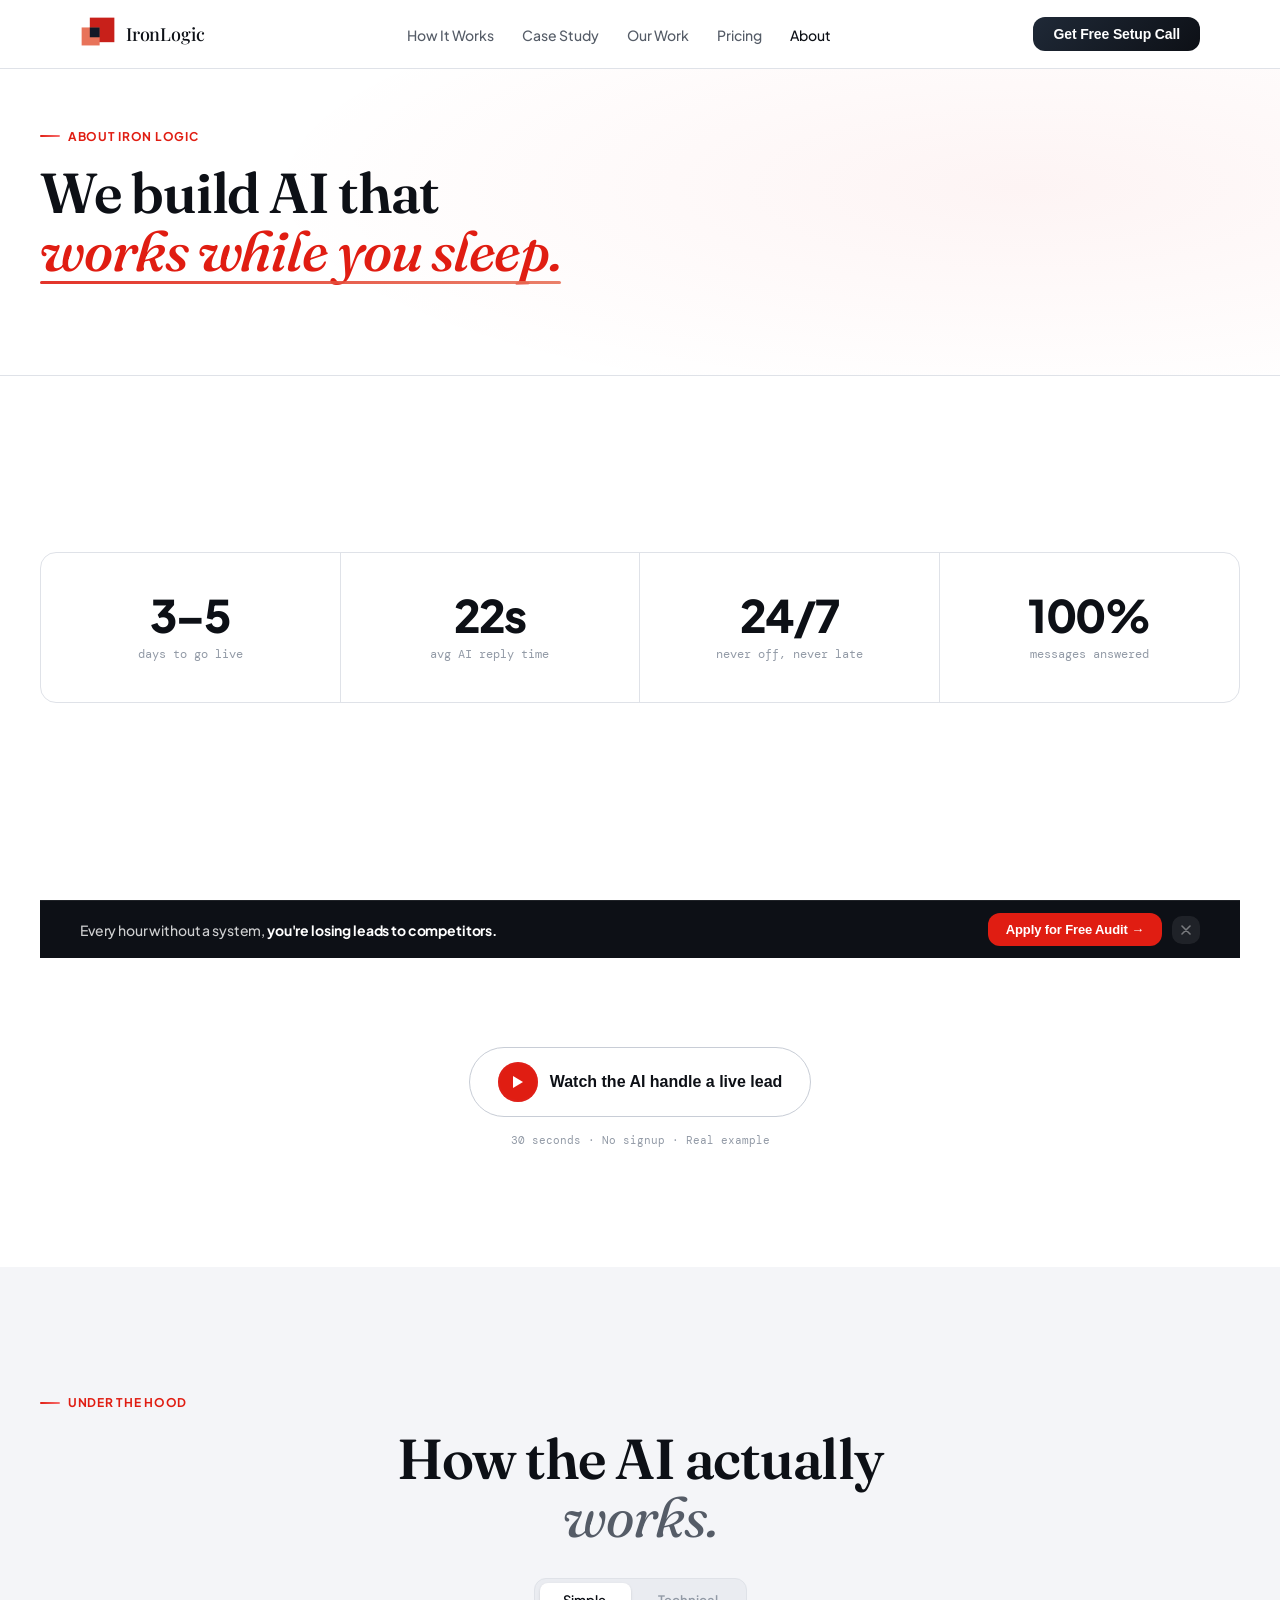
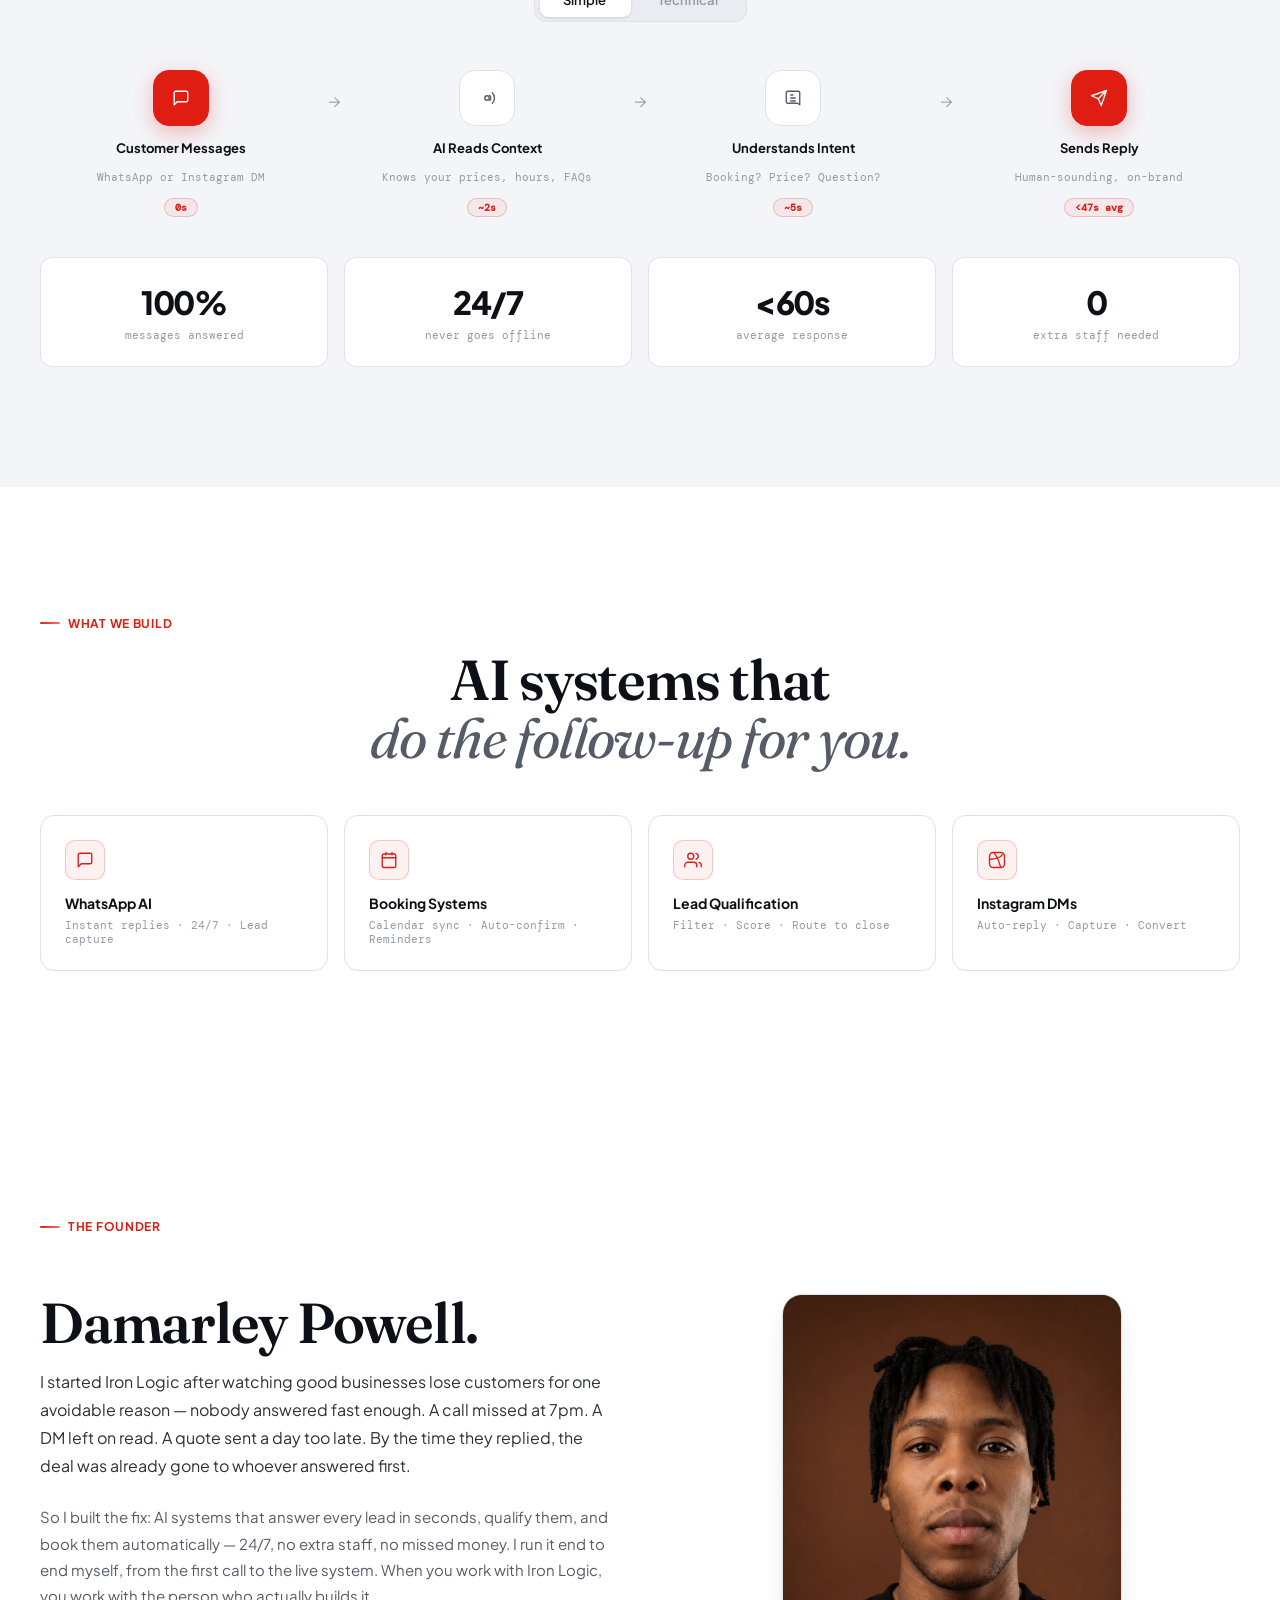
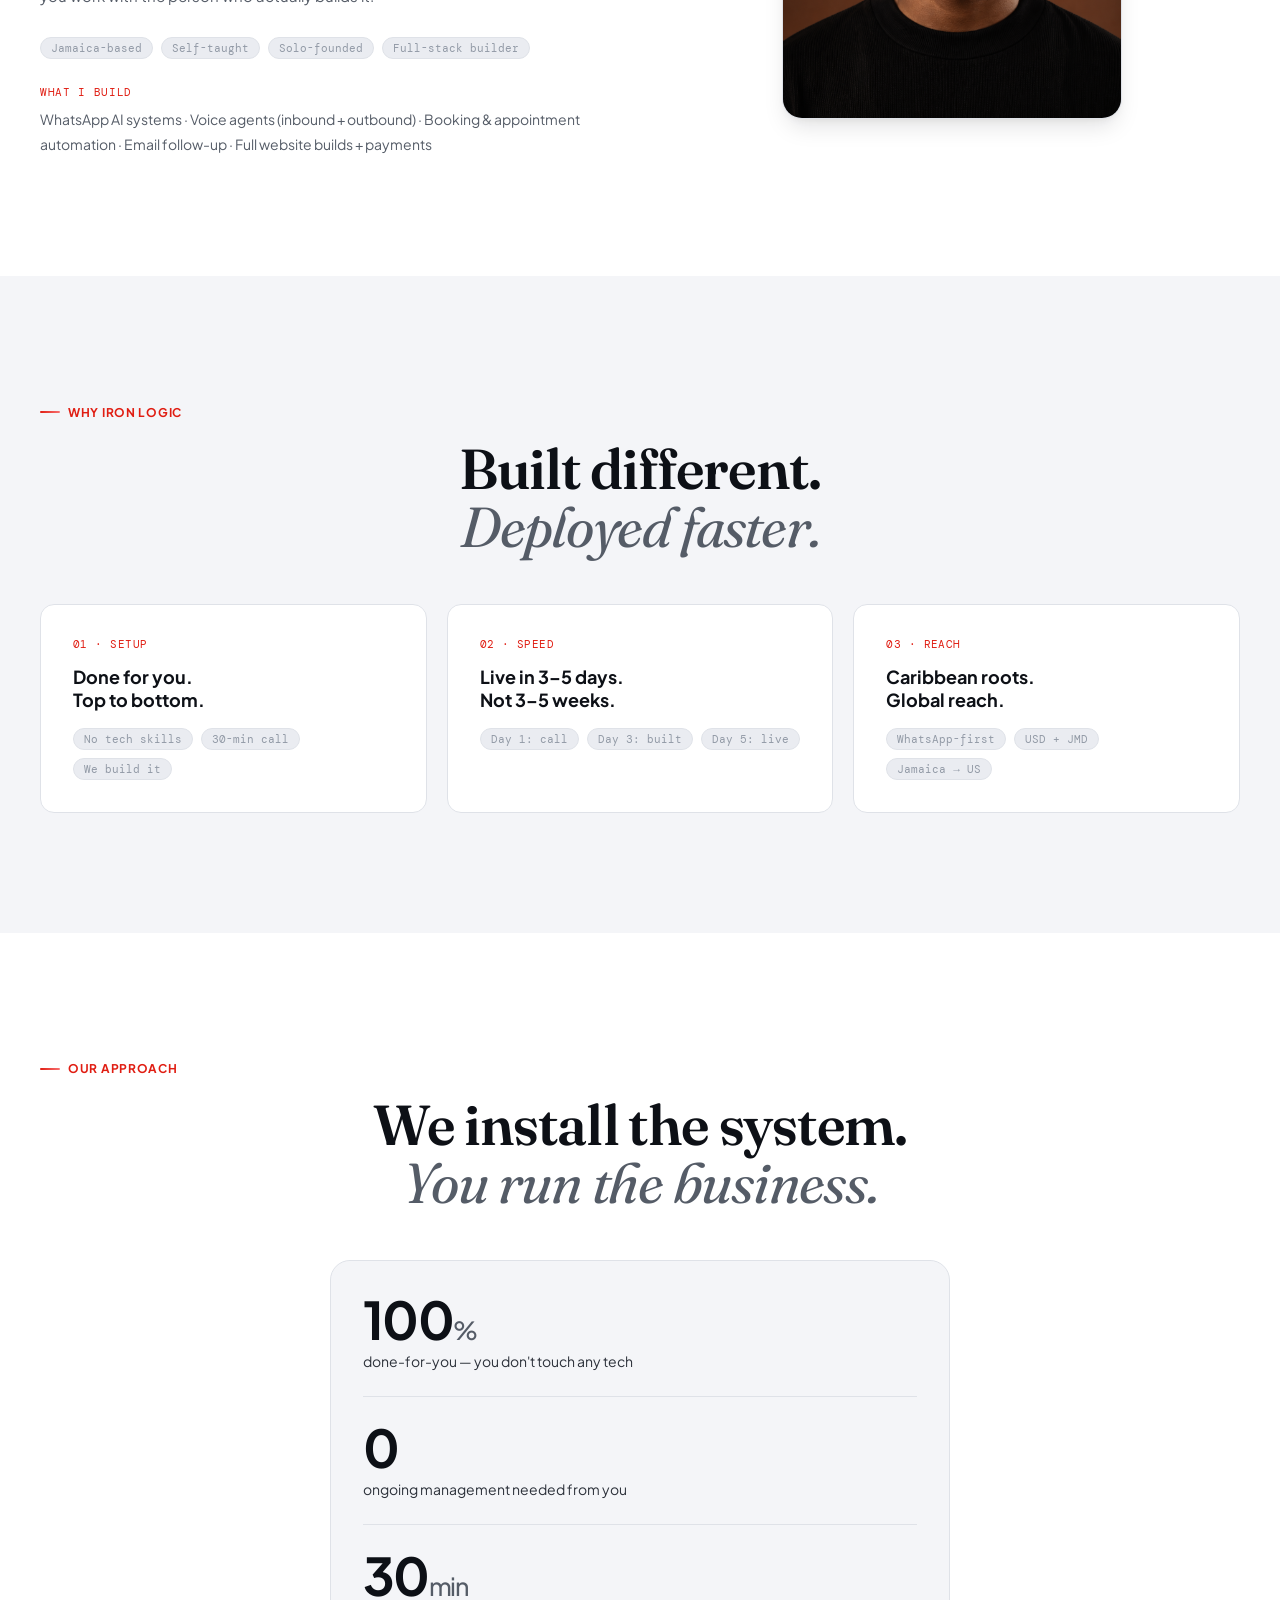
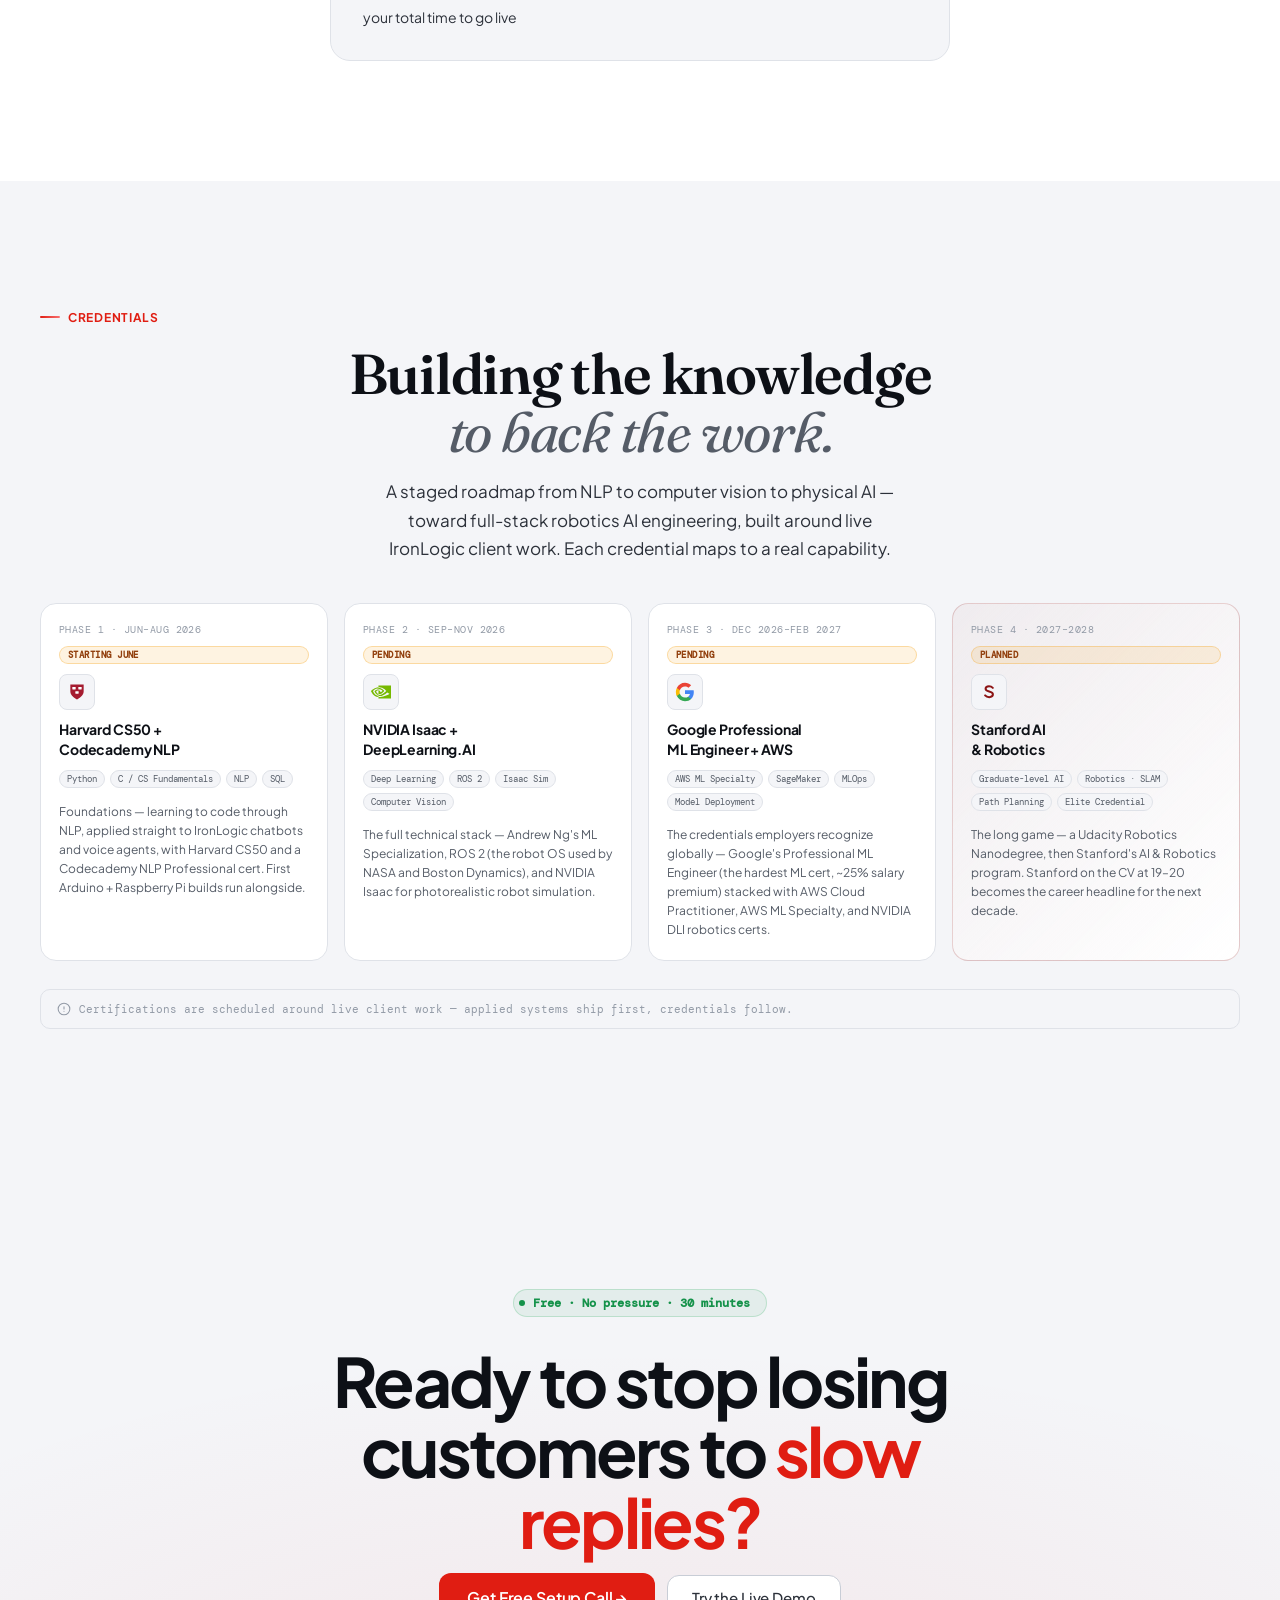
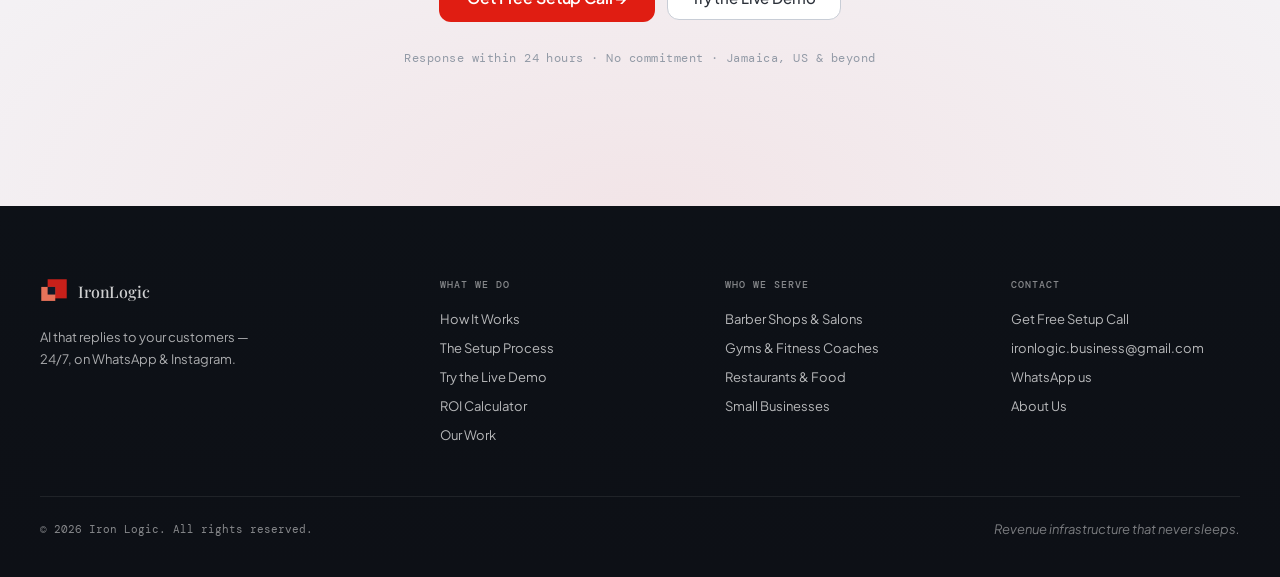
<file: about.html>
<!DOCTYPE html>
<html lang="en">
<head>
<meta charset="UTF-8">
<meta name="viewport" content="width=device-width, initial-scale=1.0">
<title>About — Iron Logic</title>
<meta name="description" content="Iron Logic builds AI systems that reply to every customer message instantly — 24/7, on WhatsApp and Instagram. Based in Jamaica.">
<link rel="canonical" href="https://ironlogic.ai/about">
<link rel="icon" type="image/svg+xml" href="data:image/svg+xml,<svg xmlns='http://www.w3.org/2000/svg' viewBox='0 0 44 44'><rect x='12' y='2' width='30' height='30' rx='4' fill='%23C8201A'/><rect x='2' y='14' width='22' height='22' rx='4' fill='%23E8735A'/><rect x='12' y='14' width='12' height='12' fill='%23111827'/></svg>">
<link rel="preconnect" href="https://fonts.googleapis.com">
<link rel="preconnect" href="https://fonts.gstatic.com" crossorigin>
<link href="https://fonts.googleapis.com/css2?family=Plus+Jakarta+Sans:wght@300;400;500;600;700;800&family=Fraunces:ital,opsz,wght@0,9..144,400..600;1,9..144,400..600&family=DM+Mono:wght@300;400;500&family=Playfair+Display:wght@400;500;600&display=swap" rel="stylesheet">
<link href="https://assets.calendly.com/assets/external/widget.css" rel="stylesheet">
<link rel="stylesheet" href="style.css">
</head>
<body>
<div id="progress"></div>

<!-- AUDIT MODAL -->
<div id="modal-overlay" role="dialog" aria-modal="true" aria-labelledby="modal-title">
  <div class="modal">
    <div id="modal-form-view">
      <div class="modal-hdr">
        <div class="modal-hdr-left">
          <div class="modal-hdr-mark"><svg width="18" height="18" viewBox="0 0 44 44" fill="none"><rect x="14" y="2" width="28" height="28" rx="3" fill="#C8201A"/><rect x="2" y="14" width="28" height="28" rx="3" fill="#E8735A"/><rect x="14" y="14" width="16" height="16" rx="2" fill="#111827"/></svg></div>
          <div class="modal-hdr-info"><div class="modal-hdr-name">Iron Logic</div><div class="modal-hdr-step" id="modal-hdr-step">Step 1 of 3 · About you</div></div>
        </div>
        <button class="modal-progress-close" id="modal-close" aria-label="Close" type="button"><svg width="11" height="11" viewBox="0 0 14 14" fill="none"><path d="M1 1l12 12M13 1L1 13" stroke="currentColor" stroke-width="1.8" stroke-linecap="round"/></svg></button>
      </div>
      <div class="modal-pbar"><div class="modal-pbar-fill" id="modal-pbar-fill" style="width:33.3%"></div></div>
      <form id="audit-form" novalidate>
        <div class="modal-steps-wrap">
          <div class="modal-step active" id="step1">
            <div class="modal-step-title" id="modal-title">Start your application.</div>
            <div class="modal-step-sub">Takes 2 minutes · Free audit · Reviewed within 24 hours</div>
            <div class="form-2col">
              <div class="form-row"><label for="f-name">Your Name</label><input id="f-name" name="name" type="text" placeholder="John Smith" required></div>
              <div class="form-row"><label for="f-biz">Business Name</label><input id="f-biz" name="business" type="text" placeholder="Acme Realty" required></div>
            </div>
            <div class="form-2col">
              <div class="form-row"><label for="f-email">Email</label><input id="f-email" name="email" type="email" placeholder="you@company.com" required></div>
              <div class="form-row"><label for="f-phone">Phone</label><input id="f-phone" name="phone" type="tel" placeholder="+1 (555) 000-0000" required></div>
            </div>
            <div class="form-row"><label for="f-industry">Industry</label><select id="f-industry" name="industry" required><option value="">Select…</option><option>Barber Shop / Hair Salon</option><option>Gym / Fitness / Personal Training</option><option>Restaurant / Food Business</option><option>Beauty / Nail Salon</option><option>Real Estate</option><option>Medical / Dental / Clinic</option><option>Law Firm / Legal Services</option><option>Home Services (HVAC, Roofing, etc.)</option><option>Freelancer / Consultant</option><option>Retail / eCommerce</option><option>Other</option></select></div>
            <div class="modal-step-btns"><button class="modal-btn-next" id="next1" type="button">Continue →</button></div>
          </div>
          <div class="modal-step" id="step2">
            <div class="modal-step-title">Your numbers.</div>
            <div class="modal-step-sub">We use this to calculate your actual revenue leak before we speak.</div>
            <div class="form-2col">
              <div class="form-row"><label for="f-deal">Average Sale Value</label><select id="f-deal" name="deal_value" required><option value="">Select…</option><option>J$500 – J$2,000</option><option>J$2,000 – J$10,000</option><option>J$10,000 – J$50,000</option><option>J$50,000+</option></select></div>
              <div class="form-row"><label for="f-leads-m">Monthly Inbound Leads</label><select id="f-leads-m" name="monthly_leads" required><option value="">Select…</option><option>Fewer than 20</option><option>20 – 50</option><option>50 – 150</option><option>150 – 500</option><option>500+</option></select></div>
            </div>
            <div class="form-2col">
              <div class="form-row"><label for="f-response">Current Response Time</label><select id="f-response" name="response_time" required><option value="">Select…</option><option>Under 5 minutes</option><option>5 – 30 minutes</option><option>30 min – 2 hours</option><option>2 – 24 hours</option><option>Over 24 hours / missed</option></select></div>
              <div class="form-row"><label for="f-monthly-rev">Monthly Revenue (approx)</label><select id="f-monthly-rev" name="monthly_revenue"><option value="">Select…</option><option>Under J$100k</option><option>J$100k – J$500k</option><option>J$500k – J$2M</option><option>J$2M – J$10M</option><option>J$10M+</option></select></div>
            </div>
            <div class="form-row"><label for="f-tools">Current tools / CRM (if any)</label><input id="f-tools" name="current_tools" type="text" placeholder="e.g. HubSpot, spreadsheets, nothing…"></div>
            <div class="modal-step-btns"><button class="modal-btn-back" id="back2" type="button">← Back</button><button class="modal-btn-next" id="next2" type="button">Continue →</button></div>
          </div>
          <div class="modal-step" id="step3">
            <div class="modal-step-title">Last step.</div>
            <div class="modal-step-sub">This shapes what we bring to the call — be specific.</div>
            <div class="form-row"><label for="f-gap">Biggest gap in your lead process</label><select id="f-gap" name="lead_gap" required><option value="">Select…</option><option>Missing calls / leads after hours</option><option>Slow follow-up losing deals to competitors</option><option>No system — following up manually</option><option>Too many unqualified leads wasting time</option><option>Old leads never re-engaged</option><option>All of the above</option></select></div>
            <div class="form-2col">
              <div class="form-row"><label for="f-budget">Project budget range</label><select id="f-budget" name="budget"><option value="">Select…</option><option>Under $2,000</option><option>$2,000 – $5,000</option><option>$5,000 – $10,000</option><option>$10,000+</option><option>Depends on ROI shown</option></select></div>
              <div class="form-row"><label for="f-timeline">Ready to start</label><select id="f-timeline" name="timeline"><option value="">Select…</option><option>Immediately</option><option>Within 30 days</option><option>1 – 3 months</option><option>Just exploring</option></select></div>
            </div>
            <div class="form-row"><label for="f-goal">What does success look like in 90 days? <span style="color:var(--ink4);font-weight:400">(optional)</span></label><textarea id="f-goal" name="success_goal" placeholder="e.g. Double booked appointments…"></textarea></div>
            <div class="modal-step-btns"><button class="modal-btn-back" id="back3" type="button">← Back</button><button class="modal-btn-next" id="modal-submit" type="submit">Submit Application →</button></div>
            <div class="modal-note">Reviewed within 24 hours · Qualifying businesses only · No obligation</div>
          </div>
        </div>
      </form>
    </div>
    <div id="modal-success-view" class="modal-success" style="display:none">
      <div class="ms-top"><div class="ms-check"><svg width="20" height="20" viewBox="0 0 20 20" fill="none"><path d="M4 10l4.5 4.5L16 6" stroke="#fff" stroke-width="2.2" stroke-linecap="round" stroke-linejoin="round"/></svg></div><h3>Application received.</h3><p>You'll hear from us within 24 hours.</p></div>
      <div class="ms-bottom"><div class="ms-cal"><div class="ms-cal-label">Skip the wait — reserve your audit slot right now:</div><button class="ms-cal-btn" onclick="Calendly.initPopupWidget({url:'https://calendly.com/ironlogic-business/ai-audit'});return false" type="button">Book your 30-min audit →</button><div class="ms-cal-note">30 min · Video call · Free · No obligation</div></div><button class="ms-close" id="ms-close-btn" type="button">Close</button></div>
    </div>
  </div>
</div>

<!-- VIDEO MODAL -->
<div id="video-overlay"><div class="video-modal"><video id="modal-video" controls playsinline preload="none"></video><div class="video-label" id="video-label"></div><button class="video-close" id="video-close" type="button"><svg width="12" height="12" viewBox="0 0 12 12" fill="none"><path d="M1 1l10 10M11 1L1 11" stroke="currentColor" stroke-width="1.8" stroke-linecap="round"/></svg></button></div></div>

<!-- STICKY CTA BAR -->
<div id="sticky-bar"><div class="sticky-inner"><div class="sticky-text">Every hour without a system, <strong>you're losing leads to competitors.</strong></div><div class="sticky-right"><button class="btn-primary mag" data-modal="open" type="button" style="font-size:13px;padding:9px 18px">Apply for Free Audit →</button><button class="sticky-dismiss" id="sticky-dismiss" type="button" title="Dismiss"><svg width="10" height="10" viewBox="0 0 10 10" fill="none"><path d="M1 1l8 8M9 1L1 9" stroke="currentColor" stroke-width="1.6" stroke-linecap="round"/></svg></button></div></div></div>

<!-- EXIT INTENT -->
<div id="exit-overlay"><div class="exit-card"><button class="exit-close" id="exit-close" type="button"><svg width="10" height="10" viewBox="0 0 10 10" fill="none"><path d="M1 1l8 8M9 1L1 9" stroke="currentColor" stroke-width="1.6" stroke-linecap="round"/></svg></button><div class="exit-eyebrow">Before you go</div><h3 class="exit-h">How much did you lose<br>this week?</h3><p class="exit-p">The average service business misses 62% of inbound leads. At $3,500 per deal, that's real money leaving every single day.</p><button class="btn-primary mag" data-modal="open" type="button" style="width:100%;justify-content:center;font-size:15px;padding:13px">Find My Revenue Leak →</button></div></div>

<!-- NAV -->
<nav id="nav">
  <div class="nav-i">
    <a href="index.html" class="logo" aria-label="Iron Logic home">
      <span class="logo-mark" aria-hidden="true"><svg width="36" height="36" viewBox="0 0 44 44" fill="none"><rect x="12" y="2" width="30" height="30" fill="#C8201A"/><rect x="2" y="14" width="22" height="22" fill="#E8735A"/><rect x="12" y="14" width="12" height="12" fill="#111827"/></svg></span>
      <span class="logo-name">IronLogic</span>
    </a>
    <ul class="nav-links">
      <li><a href="how-it-works.html">How It Works</a></li>
      <li><a href="case-study.html">Case Study</a></li>
      <li><a href="our-work.html">Our Work</a></li>
      <li><a href="pricing.html">Pricing</a></li>
      <li><a href="about.html" style="color:var(--ink)">About</a></li>
    </ul>
    <button class="nav-ham" id="nav-ham" type="button" aria-label="Menu"><span></span><span></span><span></span></button>
    <button class="nav-cta mag" data-modal="open" type="button">Get Free Setup Call</button>
  </div>
</nav>

<!-- PAGE HERO -->
<div class="page-hero about-pg">
  <div class="page-hero-inner">
    <span class="eyebrow rv">About Iron Logic</span>
    <h1 class="sec-h rv">We build AI that<br><span class="word-cycle" data-words="works while you sleep.|answers every lead.|never misses a message.|turns messages into bookings." data-interval="2800"><span class="cycle-word">works while you sleep.</span><span class="cycle-bar"></span></span></h1>
  </div>
</div>

<!-- STATS STRIP -->
<section class="sec" style="background:var(--bg)">
  <div class="sec-w">
    <div class="about-stats rv">
      <div class="as-item"><div class="as-n">3–5</div><div class="as-l">days to go live</div></div>
      <div class="as-item"><div class="as-n">22s</div><div class="as-l">avg AI reply time</div></div>
      <div class="as-item"><div class="as-n">24/7</div><div class="as-l">never off, never late</div></div>
      <div class="as-item"><div class="as-n">100%</div><div class="as-l">messages answered</div></div>
    </div>
  </div>
</section>

<section class="sec" style="background:var(--bg)">
  <div class="sec-w">
    <div class="about-play-wrap rv">
      <button class="about-play-btn" id="about-play-btn" type="button">
        <div class="about-play-ring"></div>
        <div class="about-play-icon"><svg width="12" height="14" viewBox="0 0 12 14" fill="none"><path d="M1 1l10 6-10 6V1z" fill="#fff"/></svg></div>
        Watch the AI handle a live lead
      </button>
      <div style="font-family:var(--mono);font-size:11px;color:var(--ink4)">30 seconds · No signup · Real example</div>
    </div>
  </div>
</section>

<!-- PLAY DEMO MODAL -->
<div id="play-overlay">
  <div class="play-modal">
    <button class="play-modal-close" id="play-close" type="button"><svg width="10" height="10" viewBox="0 0 10 10" fill="none"><path d="M1 1l8 8M9 1L1 9" stroke="currentColor" stroke-width="1.8" stroke-linecap="round"/></svg></button>
    <div class="play-modal-eyebrow">Live Preview</div>
    <div class="play-modal-h">See the AI handle a real lead — in seconds.</div>
    <div class="play-chat" id="play-chat">
      <div class="play-msg" id="pm-0"><div class="pm-label">Customer · WhatsApp</div><div class="pm-bubble out">Hi, how much does a haircut cost and are you open Saturday?</div></div>
      <div class="play-typing" id="pm-typing"><span></span><span></span><span></span></div>
      <div class="play-msg" id="pm-1"><div class="pm-label">AI Assistant · Iron Logic</div><div class="pm-bubble in">Hey! 👋 Haircut is $25, shape-up is $15, full cut + beard $35. We're open Saturday 9am–6pm — want me to book you a slot?</div></div>
      <div class="play-msg" id="pm-2"><div class="pm-bubble out">Yes please — 10am works</div></div>
      <div class="play-typing" id="pm-typing2"><span></span><span></span><span></span></div>
      <div class="play-msg" id="pm-3"><div class="pm-bubble in">Locked in! ✅ Saturday 10am — you'll get a reminder the day before. See you then! ✂️</div></div>
    </div>
    <div class="play-foot" id="play-foot"><span class="play-foot-dot"></span> Replied in 47 seconds · booked automatically</div>
  </div>
</div>

<!-- PROGRESS TOGGLE -->
<section class="sec" style="background:var(--bg2)">
  <div class="sec-w">
    <span class="eyebrow rv" style="justify-content:center">Under the Hood</span>
    <h2 class="sec-h rv" style="text-align:center">How the AI actually<br><span class="muted">works.</span></h2>
    <div class="view-toggle rv" id="view-toggle">
      <div class="vt-pill" id="vt-pill"></div>
      <button class="vt-btn on" id="vt-simple" type="button">Simple</button>
      <button class="vt-btn" id="vt-tech" type="button">Technical</button>
    </div>

    <!-- SIMPLE VIEW -->
    <div id="view-simple" class="vt-panel active">
      <div class="simple-flow rv">
        <div class="sf-step">
          <div class="sf-icon red"><svg width="18" height="18" viewBox="0 0 24 24" fill="none"><path d="M21 15a2 2 0 01-2 2H7l-4 4V5a2 2 0 012-2h14a2 2 0 012 2z" stroke="currentColor" stroke-width="1.8" stroke-linecap="round" stroke-linejoin="round"/></svg></div>
          <div class="sf-label">Customer Messages</div>
          <div class="sf-sub">WhatsApp or Instagram DM</div>
          <div class="sf-time">0s</div>
        </div>
        <div class="sf-arrow">→</div>
        <div class="sf-step">
          <div class="sf-icon"><svg width="18" height="18" viewBox="0 0 24 24" fill="none"><circle cx="12" cy="12" r="3" stroke="currentColor" stroke-width="1.8"/><path d="M19.07 4.93a10 10 0 010 14.14M15.54 8.46a5 5 0 010 7.07" stroke="currentColor" stroke-width="1.8" stroke-linecap="round"/></svg></div>
          <div class="sf-label">AI Reads Context</div>
          <div class="sf-sub">Knows your prices, hours, FAQs</div>
          <div class="sf-time">~2s</div>
        </div>
        <div class="sf-arrow">→</div>
        <div class="sf-step">
          <div class="sf-icon"><svg width="18" height="18" viewBox="0 0 24 24" fill="none"><path d="M9 12h6M9 16h6M9 8h3" stroke="currentColor" stroke-width="1.8" stroke-linecap="round"/><path d="M5 3h14a2 2 0 012 2v16l-3-2H5a2 2 0 01-2-2V5a2 2 0 012-2z" stroke="currentColor" stroke-width="1.8" stroke-linecap="round" stroke-linejoin="round"/></svg></div>
          <div class="sf-label">Understands Intent</div>
          <div class="sf-sub">Booking? Price? Question?</div>
          <div class="sf-time">~5s</div>
        </div>
        <div class="sf-arrow">→</div>
        <div class="sf-step">
          <div class="sf-icon red"><svg width="18" height="18" viewBox="0 0 24 24" fill="none"><path d="M22 2L11 13M22 2l-7 20-4-9-9-4 20-7z" stroke="currentColor" stroke-width="1.8" stroke-linecap="round" stroke-linejoin="round"/></svg></div>
          <div class="sf-label">Sends Reply</div>
          <div class="sf-sub">Human-sounding, on-brand</div>
          <div class="sf-time">&lt;47s avg</div>
        </div>
      </div>
      <div class="simple-fact-strip rv">
        <div class="sfs-item"><span class="sfs-n">100%</span><span class="sfs-l">messages answered</span></div>
        <div class="sfs-item"><span class="sfs-n">24/7</span><span class="sfs-l">never goes offline</span></div>
        <div class="sfs-item"><span class="sfs-n">&lt;60s</span><span class="sfs-l">average response</span></div>
        <div class="sfs-item"><span class="sfs-n">0</span><span class="sfs-l">extra staff needed</span></div>
      </div>
    </div>

    <!-- TECHNICAL VIEW -->
    <div id="view-tech" class="vt-panel">
      <div class="tech-grid rv">
        <div class="tech-card">
          <div class="tech-card-tag">01 · Intake</div>
          <div class="tech-card-h">Message Webhook</div>
          <div class="tech-bar-row"><span class="tech-bar-label">Latency</span><div class="tech-bar-track"><div class="tech-bar-fill" style="--w:92%"></div></div><span class="tech-bar-val">&lt;200ms</span></div>
          <div class="tech-pills"><span class="tech-pill">WhatsApp Business API</span><span class="tech-pill">n8n</span></div>
        </div>
        <div class="tech-card">
          <div class="tech-card-tag">02 · Retrieval</div>
          <div class="tech-card-h">RAG Pipeline</div>
          <div class="tech-bar-row"><span class="tech-bar-label">Context match</span><div class="tech-bar-track"><div class="tech-bar-fill" style="--w:88%"></div></div><span class="tech-bar-val">88%</span></div>
          <div class="tech-pills"><span class="tech-pill">Vector search</span><span class="tech-pill">Business KB</span></div>
        </div>
        <div class="tech-card">
          <div class="tech-card-tag">03 · Classify</div>
          <div class="tech-card-h">Intent Engine</div>
          <div class="tech-bar-row"><span class="tech-bar-label">Accuracy</span><div class="tech-bar-track"><div class="tech-bar-fill" style="--w:94%"></div></div><span class="tech-bar-val">94%</span></div>
          <div class="tech-pills"><span class="tech-pill">Booking</span><span class="tech-pill">Price</span><span class="tech-pill">FAQ</span></div>
        </div>
        <div class="tech-card">
          <div class="tech-card-tag">04 · Generate</div>
          <div class="tech-card-h">LLM Response</div>
          <div class="tech-bar-row"><span class="tech-bar-label">Brand tone fit</span><div class="tech-bar-track"><div class="tech-bar-fill" style="--w:96%"></div></div><span class="tech-bar-val">96%</span></div>
          <div class="tech-pills"><span class="tech-pill">Claude / GPT-4</span><span class="tech-pill">Custom prompt</span></div>
        </div>
      </div>
      <div class="tech-full rv">
        <div class="tech-full-h">Phase 2 — Behavioral Scoring</div>
        <p class="tech-full-p">After 30 days of live data, the system runs back-testing on conversation sequences to identify which message patterns correlate with completed bookings. High-engagement threads are weighted more heavily in future routing — effectively learning your customers' intent over time.</p>
        <div class="tech-flow">
          <div class="tf-box">Raw conversations</div>
          <div class="tf-arrow">→</div>
          <div class="tf-box">Sequence labelling</div>
          <div class="tf-arrow">→</div>
          <div class="tf-box hl">Conversion model</div>
          <div class="tf-arrow">→</div>
          <div class="tf-box">Priority routing</div>
        </div>
      </div>

      <div style="margin-top:24px">
        <a href="playground.html" class="btn-primary mag" style="text-decoration:none;display:inline-flex">Try the ML Playground →</a>
        <span style="font-family:var(--mono);font-size:11px;color:var(--ink4);margin-left:14px">Interactive linear regression, gradient descent &amp; Bayesian classification</span>
      </div>

      <!-- ML MATH FOUNDATIONS -->
      <div class="tech-math-grid rv">
        <div class="tmg-hdr">Mathematical Foundations</div>
        <div class="tmg-card">
          <div class="tmg-title">Linear Algebra</div>
          <div class="tmg-desc">Messages are embedded as vectors in high-dimensional space. Cosine similarity finds semantically related queries. SVD reduces dimensionality in RAG retrieval.</div>
          <div class="tmg-formula">sim(A,B) = (A·B) / (‖A‖ · ‖B‖)</div>
          <div class="tmg-chips"><span class="tech-pill">Vector embeddings</span><span class="tech-pill">SVD</span><span class="tech-pill">Cosine similarity</span></div>
        </div>
        <div class="tmg-card">
          <div class="tmg-title">Calculus — Gradient Descent</div>
          <div class="tmg-desc">Prompt optimization uses gradient-based techniques to minimize loss on classification tasks. The chain rule propagates error signals through the LLM fine-tuning pipeline.</div>
          <div class="tmg-formula">θ ← θ − α · ∇L(θ)</div>
          <div class="tmg-chips"><span class="tech-pill">Backpropagation</span><span class="tech-pill">Learning rate</span><span class="tech-pill">Loss minimization</span></div>
        </div>
        <div class="tmg-card">
          <div class="tmg-title">Probability — Bayesian Routing</div>
          <div class="tmg-desc">Intent classification returns a probability distribution over classes (booking, price, FAQ, complaint). The highest posterior probability determines routing — Bayes' theorem updates priors from conversation history.</div>
          <div class="tmg-formula">P(y|x) = P(x|y)·P(y) / P(x)</div>
          <div class="tmg-chips"><span class="tech-pill">Softmax output</span><span class="tech-pill">Prior updating</span><span class="tech-pill">Confidence thresholds</span></div>
        </div>
        <div class="tmg-card">
          <div class="tmg-title">Statistics — OLS Regression</div>
          <div class="tmg-desc">Lead-to-booking conversion rates are modeled as a linear function of response time. OLS fits the line minimizing squared residuals — used to project per-business ROI in the audit.</div>
          <div class="tmg-formula">β = (XᵀX)⁻¹ · Xᵀy</div>
          <div class="tmg-chips"><span class="tech-pill">R² goodness-of-fit</span><span class="tech-pill">Residual analysis</span><span class="tech-pill">Confidence intervals</span></div>
        </div>
      </div>
    </div>
  </div>
</section>

<!-- WHAT WE BUILD -->
<section class="sec" style="background:var(--bg)">
  <div class="sec-w">
    <span class="eyebrow rv" style="justify-content:center">What We Build</span>
    <h2 class="sec-h rv" style="text-align:center">AI systems that<br><span class="muted">do the follow-up for you.</span></h2>
    <div class="about-caps rv">
      <div class="about-cap tilt">
        <div class="about-cap-icon">
          <svg width="18" height="18" viewBox="0 0 24 24" fill="none"><path d="M21 15a2 2 0 01-2 2H7l-4 4V5a2 2 0 012-2h14a2 2 0 012 2z" stroke="currentColor" stroke-width="1.8" stroke-linecap="round" stroke-linejoin="round"/></svg>
        </div>
        <div class="about-cap-h">WhatsApp AI</div>
        <div class="about-cap-sub">Instant replies · 24/7 · Lead capture</div>
      </div>
      <div class="about-cap tilt">
        <div class="about-cap-icon">
          <svg width="18" height="18" viewBox="0 0 24 24" fill="none"><rect x="3" y="4" width="18" height="18" rx="2" stroke="currentColor" stroke-width="1.8"/><path d="M3 9h18M8 2v3M16 2v3" stroke="currentColor" stroke-width="1.8" stroke-linecap="round"/></svg>
        </div>
        <div class="about-cap-h">Booking Systems</div>
        <div class="about-cap-sub">Calendar sync · Auto-confirm · Reminders</div>
      </div>
      <div class="about-cap tilt">
        <div class="about-cap-icon">
          <svg width="18" height="18" viewBox="0 0 24 24" fill="none"><path d="M17 21v-2a4 4 0 00-4-4H5a4 4 0 00-4 4v2" stroke="currentColor" stroke-width="1.8" stroke-linecap="round"/><circle cx="9" cy="7" r="4" stroke="currentColor" stroke-width="1.8"/><path d="M23 21v-2a4 4 0 00-3-3.87M16 3.13a4 4 0 010 7.75" stroke="currentColor" stroke-width="1.8" stroke-linecap="round"/></svg>
        </div>
        <div class="about-cap-h">Lead Qualification</div>
        <div class="about-cap-sub">Filter · Score · Route to close</div>
      </div>
      <div class="about-cap tilt">
        <div class="about-cap-icon">
          <svg width="18" height="18" viewBox="0 0 24 24" fill="none"><rect x="2" y="2" width="20" height="20" rx="5" stroke="currentColor" stroke-width="1.8"/><path d="M8.56 2.75c4.37 6.03 6.02 9.42 8.03 17.72m2.54-15.38c-3.72 4.35-8.94 5.66-16.88 5.85" stroke="currentColor" stroke-width="1.8" stroke-linecap="round"/></svg>
        </div>
        <div class="about-cap-h">Instagram DMs</div>
        <div class="about-cap-sub">Auto-reply · Capture · Convert</div>
      </div>
    </div>
  </div>
</section>

<!-- FOUNDER -->
<section class="sec" style="background:var(--bg)">
  <div class="sec-w">
    <span class="eyebrow rv" style="justify-content:center">The Founder</span>
    <div class="about-founder-grid rv">
      <div class="about-founder-left">
        <h2 class="sec-h" style="margin:0 0 16px">Damarley Powell.</h2>
        <p style="color:var(--ink2);line-height:1.75;font-size:16px;margin:0 0 24px">I started Iron Logic after watching good businesses lose customers for one avoidable reason — nobody answered fast enough. A call missed at 7pm. A DM left on read. A quote sent a day too late. By the time they replied, the deal was already gone to whoever answered first.</p>
        <p style="color:var(--ink3);line-height:1.75;font-size:15px;margin:0 0 28px">So I built the fix: AI systems that answer every lead in seconds, qualify them, and book them automatically — 24/7, no extra staff, no missed money. I run it end to end myself, from the first call to the live system. When you work with Iron Logic, you work with the person who actually builds it.</p>
        <div class="about-founder-tags">
          <span class="about-tag">Jamaica-based</span>
          <span class="about-tag">Self-taught</span>
          <span class="about-tag">Solo-founded</span>
          <span class="about-tag">Full-stack builder</span>
        </div>
        <div class="about-founder-build">
          <div class="afb-label">What I build</div>
          <div class="afb-list">WhatsApp AI systems · Voice agents (inbound + outbound) · Booking &amp; appointment automation · Email follow-up · Full website builds + payments</div>
        </div>
      </div>
      <div class="about-founder-right">
        <img src="Founder.jpg" alt="Damarley Powell — Founder of Iron Logic" class="about-founder-photo" loading="lazy">
      </div>
    </div>
  </div>
</section>

<!-- WHY DIFFERENT -->
<section class="sec" style="background:var(--bg2)">
  <div class="sec-w">
    <span class="eyebrow rv" style="justify-content:center">Why Iron Logic</span>
    <h2 class="sec-h rv" style="text-align:center">Built different.<br><span class="muted">Deployed faster.</span></h2>
    <div class="about-why rv">
      <div class="about-why-card tilt">
        <div class="about-why-num">01 · Setup</div>
        <div class="about-why-h">Done for you.<br>Top to bottom.</div>
        <div class="about-why-tags">
          <span class="about-tag">No tech skills</span>
          <span class="about-tag">30-min call</span>
          <span class="about-tag">We build it</span>
        </div>
      </div>
      <div class="about-why-card tilt">
        <div class="about-why-num">02 · Speed</div>
        <div class="about-why-h">Live in 3–5 days.<br>Not 3–5 weeks.</div>
        <div class="about-why-tags">
          <span class="about-tag">Day 1: call</span>
          <span class="about-tag">Day 3: built</span>
          <span class="about-tag">Day 5: live</span>
        </div>
      </div>
      <div class="about-why-card tilt">
        <div class="about-why-num">03 · Reach</div>
        <div class="about-why-h">Caribbean roots.<br>Global reach.</div>
        <div class="about-why-tags">
          <span class="about-tag">WhatsApp-first</span>
          <span class="about-tag">USD + JMD</span>
          <span class="about-tag">Jamaica → US</span>
        </div>
      </div>
    </div>
  </div>
</section>

<!-- HOW WE WORK -->
<section class="sec" style="background:var(--bg)">
  <div class="sec-w">
    <span class="eyebrow rv" style="justify-content:center">Our Approach</span>
    <h2 class="sec-h rv" style="text-align:center">We install the system.<br><span class="muted">You run the business.</span></h2>
    <div class="prob-stats rv tilt" style="margin-top:48px;max-width:620px;margin-left:auto;margin-right:auto">
      <div class="stat-item"><div class="stat-n">100<sub>%</sub></div><div class="stat-l">done-for-you — you don't touch any tech</div></div>
      <div class="stat-item"><div class="stat-n">0</div><div class="stat-l">ongoing management needed from you</div></div>
      <div class="stat-item"><div class="stat-n">30<sub>min</sub></div><div class="stat-l">your total time to go live</div></div>
    </div>
  </div>
</section>

<!-- CERTIFICATIONS -->
<section class="sec" style="background:var(--bg2)">
  <div class="sec-w">
    <span class="eyebrow rv" style="justify-content:center">Credentials</span>
    <h2 class="sec-h rv" style="text-align:center">Building the knowledge<br><span class="muted">to back the work.</span></h2>
    <p class="sec-p rv" style="text-align:center;max-width:520px;margin:10px auto 40px">A staged roadmap from NLP to computer vision to physical AI — toward full-stack robotics AI engineering, built around live IronLogic client work. Each credential maps to a real capability.</p>
    <div class="cert-grid rv">
      <div class="cert-card tilt">
        <div class="cert-phase">Phase 1 · Jun–Aug 2026</div>
        <div class="cert-badge pending">Starting June</div>
        <div class="cert-logo harvard-logo">
          <svg width="20" height="20" viewBox="0 0 24 24" xmlns="http://www.w3.org/2000/svg"><path d="M4 3h16v8.4c0 4.8-5.4 8-8 9.6-2.6-1.6-8-4.8-8-9.6V3z" fill="#A51C30"/><rect x="6.4" y="6" width="4" height="3" rx=".5" fill="#fff"/><rect x="13.6" y="6" width="4" height="3" rx=".5" fill="#fff"/><rect x="10" y="11" width="4" height="3" rx=".5" fill="#fff"/></svg>
        </div>
        <div class="cert-name">Harvard CS50 +<br>Codecademy NLP</div>
        <div class="cert-skills">
          <span class="cert-skill">Python</span>
          <span class="cert-skill">C / CS Fundamentals</span>
          <span class="cert-skill">NLP</span>
          <span class="cert-skill">SQL</span>
        </div>
        <div class="cert-why">Foundations — learning to code through NLP, applied straight to IronLogic chatbots and voice agents, with Harvard CS50 and a Codecademy NLP Professional cert. First Arduino + Raspberry Pi builds run alongside.</div>
      </div>

      <div class="cert-card tilt">
        <div class="cert-phase">Phase 2 · Sep–Nov 2026</div>
        <div class="cert-badge pending">Pending</div>
        <div class="cert-logo nvidia-logo">
          <svg width="20" height="20" viewBox="0 0 24 24" xmlns="http://www.w3.org/2000/svg"><path fill="#76B900" d="M8.948 8.798v-1.43a6.7 6.7 0 0 1 .424-.018c3.922-.124 6.493 3.374 6.493 3.374s-2.774 3.851-5.75 3.851c-.398 0-.787-.062-1.158-.185v-4.346c1.528.185 1.837.857 2.747 2.385l2.04-1.714s-1.492-1.952-4-1.952a6.016 6.016 0 0 0-.796.035m0-4.735v2.138l.424-.027c5.45-.185 9.01 4.47 9.01 4.47s-4.08 4.964-8.33 4.964c-.37 0-.733-.035-1.095-.097v1.325c.3.035.61.062.91.062 3.957 0 6.82-2.023 9.593-4.408.459.371 2.34 1.263 2.73 1.652-2.633 2.208-8.772 3.984-12.253 3.984-.335 0-.653-.018-.971-.053v1.864H24V4.063zm0 10.326v1.131c-3.657-.654-4.673-4.46-4.673-4.46s1.758-1.944 4.673-2.262v1.237H8.94c-1.528-.186-2.73 1.245-2.73 1.245s.68 2.412 2.739 3.11M2.456 10.9s2.164-3.197 6.5-3.533V6.201C4.153 6.59 0 10.653 0 10.653s2.35 6.802 8.948 7.42v-1.237c-4.84-.6-6.492-5.936-6.492-5.936z"/></svg>
        </div>
        <div class="cert-name">NVIDIA Isaac +<br>DeepLearning.AI</div>
        <div class="cert-skills">
          <span class="cert-skill">Deep Learning</span>
          <span class="cert-skill">ROS 2</span>
          <span class="cert-skill">Isaac Sim</span>
          <span class="cert-skill">Computer Vision</span>
        </div>
        <div class="cert-why">The full technical stack — Andrew Ng's ML Specialization, ROS 2 (the robot OS used by NASA and Boston Dynamics), and NVIDIA Isaac for photorealistic robot simulation.</div>
      </div>

      <div class="cert-card tilt">
        <div class="cert-phase">Phase 3 · Dec 2026–Feb 2027</div>
        <div class="cert-badge pending">Pending</div>
        <div class="cert-logo google-logo">
          <svg width="20" height="20" viewBox="0 0 24 24" fill="none"><path d="M22.56 12.25c0-.78-.07-1.53-.2-2.25H12v4.26h5.92c-.26 1.37-1.04 2.53-2.21 3.31v2.77h3.57c2.08-1.92 3.28-4.74 3.28-8.09z" fill="#4285F4"/><path d="M12 23c2.97 0 5.46-.98 7.28-2.66l-3.57-2.77c-.98.66-2.23 1.06-3.71 1.06-2.86 0-5.29-1.93-6.16-4.53H2.18v2.84C3.99 20.53 7.7 23 12 23z" fill="#34A853"/><path d="M5.84 14.09c-.22-.66-.35-1.36-.35-2.09s.13-1.43.35-2.09V7.07H2.18C1.43 8.55 1 10.22 1 12s.43 3.45 1.18 4.93l2.85-2.22.81-.62z" fill="#FBBC05"/><path d="M12 5.38c1.62 0 3.06.56 4.21 1.64l3.15-3.15C17.45 2.09 14.97 1 12 1 7.7 1 3.99 3.47 2.18 7.07l3.66 2.84c.87-2.6 3.3-4.53 6.16-4.53z" fill="#EA4335"/></svg>
        </div>
        <div class="cert-name">Google Professional<br>ML Engineer + AWS</div>
        <div class="cert-skills">
          <span class="cert-skill">AWS ML Specialty</span>
          <span class="cert-skill">SageMaker</span>
          <span class="cert-skill">MLOps</span>
          <span class="cert-skill">Model Deployment</span>
        </div>
        <div class="cert-why">The credentials employers recognize globally — Google's Professional ML Engineer (the hardest ML cert, ~25% salary premium) stacked with AWS Cloud Practitioner, AWS ML Specialty, and NVIDIA DLI robotics certs.</div>
      </div>

      <div class="cert-card tilt cert-card-featured">
        <div class="cert-phase">Phase 4 · 2027–2028</div>
        <div class="cert-badge pending">Planned</div>
        <div class="cert-logo stanford-logo">
          <svg width="20" height="20" viewBox="0 0 24 24" fill="none" xmlns="http://www.w3.org/2000/svg"><path d="M16.6 7C15.4 5.8 13.8 5.2 12 5.2c-2.3 0-4.1 1.1-4.1 3 0 4.3 8.8 2 8.8 6.6 0 2.1-2 3.4-4.5 3.4-2 0-3.7-.7-4.9-2.1" stroke="#8C1515" stroke-width="2.4" stroke-linecap="round" stroke-linejoin="round"/></svg>
        </div>
        <div class="cert-name">Stanford AI<br>&amp; Robotics</div>
        <div class="cert-skills">
          <span class="cert-skill">Graduate-level AI</span>
          <span class="cert-skill">Robotics · SLAM</span>
          <span class="cert-skill">Path Planning</span>
          <span class="cert-skill">Elite Credential</span>
        </div>
        <div class="cert-why">The long game — a Udacity Robotics Nanodegree, then Stanford's AI &amp; Robotics program. Stanford on the CV at 19–20 becomes the career headline for the next decade.</div>
      </div>
    </div>

    <div class="cert-note rv">
      <svg width="14" height="14" viewBox="0 0 24 24" fill="none"><circle cx="12" cy="12" r="10" stroke="currentColor" stroke-width="1.8"/><path d="M12 8v4M12 16h.01" stroke="currentColor" stroke-width="1.8" stroke-linecap="round"/></svg>
      Certifications are scheduled around live client work — applied systems ship first, credentials follow.
    </div>
  </div>
</section>

<!-- CTA -->
<section id="cta">
  <div class="cta-inner">
    <div class="cta-badge rv"><span class="cta-badge-dot"></span>Free · No pressure · 30 minutes</div>
    <h2 class="cta-h rv">Ready to stop losing<br>customers to <em>slow replies?</em></h2>
    <div class="cta-btns rv">
      <a href="#" data-modal="open" class="btn-primary mag" style="font-size:16px;padding:14px 28px">Get Free Setup Call →</a>
      <a href="how-it-works.html#demo-section" class="btn-ghost mag">Try the Live Demo</a>
    </div>
    <div class="cta-note rv" style="margin-top:16px">Response within 24 hours · No commitment · Jamaica, US &amp; beyond</div>
  </div>
</section>

<!-- FOOTER -->
<footer>
  <div class="footer-inner">
    <div class="footer-top">
      <div>
        <div class="footer-logo"><a href="index.html" style="text-decoration:none;display:inline-flex;align-items:center;gap:10px" aria-label="Iron Logic home"><svg width="28" height="28" viewBox="0 0 44 44" fill="none" aria-hidden="true"><rect x="12" y="2" width="30" height="30" fill="#C8201A"/><rect x="2" y="14" width="22" height="22" fill="#E8735A"/><rect x="12" y="14" width="12" height="12" fill="#111827"/></svg><span style="font-family:'Playfair Display',Georgia,serif;font-size:16px;font-weight:500;color:rgba(255,255,255,.8);letter-spacing:-.01em">IronLogic</span></a></div>
        <p class="footer-tagline">AI that replies to your customers — 24/7, on WhatsApp &amp; Instagram.</p>
      </div>
      <div class="fc"><h4>What We Do</h4><ul><li><a href="how-it-works.html">How It Works</a></li><li><a href="how-it-works.html#how-we-build">The Setup Process</a></li><li><a href="how-it-works.html#demo-section">Try the Live Demo</a></li><li><a href="pricing.html#roi">ROI Calculator</a></li><li><a href="our-work.html">Our Work</a></li></ul></div>
      <div class="fc"><h4>Who We Serve</h4><ul><li><a href="how-it-works.html#serve">Barber Shops &amp; Salons</a></li><li><a href="how-it-works.html#serve">Gyms &amp; Fitness Coaches</a></li><li><a href="how-it-works.html#serve">Restaurants &amp; Food</a></li><li><a href="how-it-works.html#serve">Small Businesses</a></li></ul></div>
      <div class="fc"><h4>Contact</h4><ul><li><a href="#" data-modal="open">Get Free Setup Call</a></li><li><a href="mailto:ironlogic.business@gmail.com">ironlogic.business@gmail.com</a></li><li><a href="https://wa.me/18768600442" target="_blank" rel="noopener">WhatsApp us</a></li><li><a href="about.html">About Us</a></li></ul></div>
    </div>
    <div class="footer-bot"><span class="footer-copy">© 2026 Iron Logic. All rights reserved.</span><span class="footer-tl">Revenue infrastructure that never sleeps.</span></div>
  </div>
</footer>

<script src="main.js"></script>
<script src="https://assets.calendly.com/assets/external/widget.js" type="text/javascript" async></script>
</body>
</html>
</file>
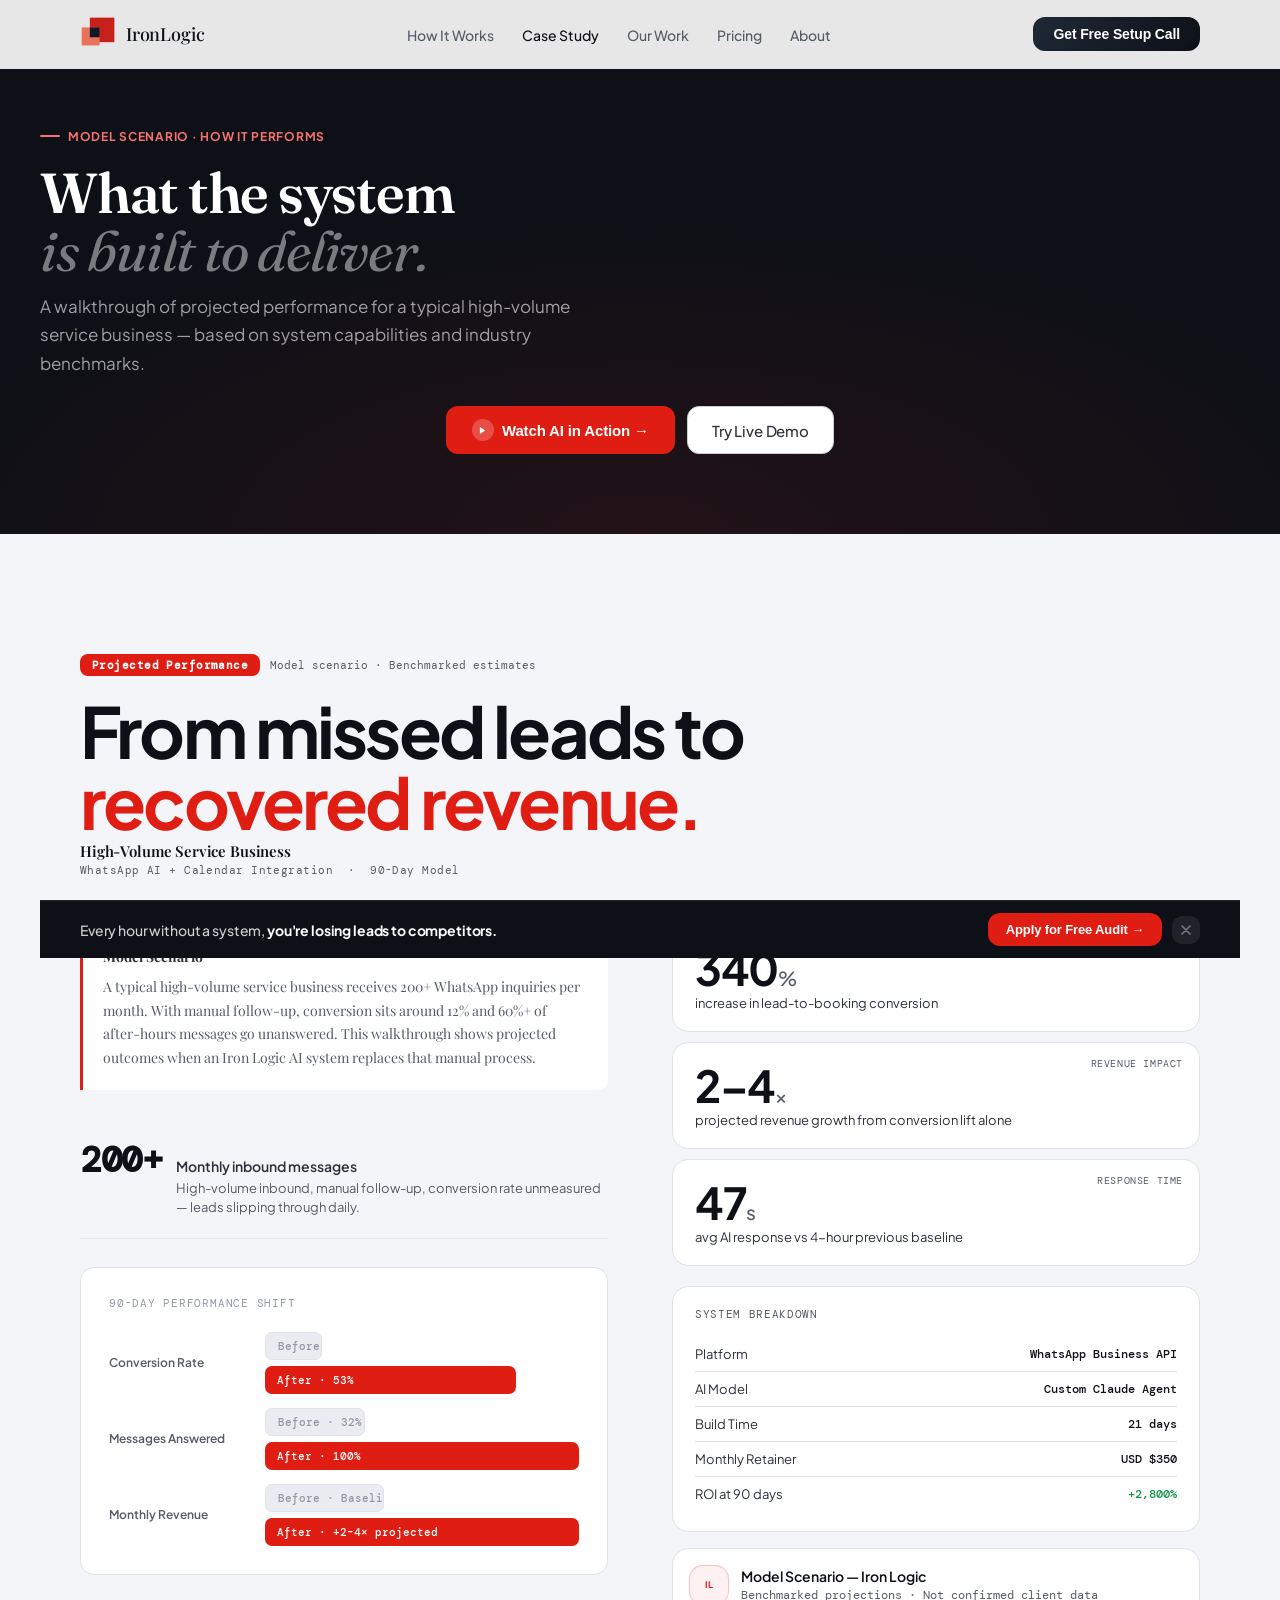
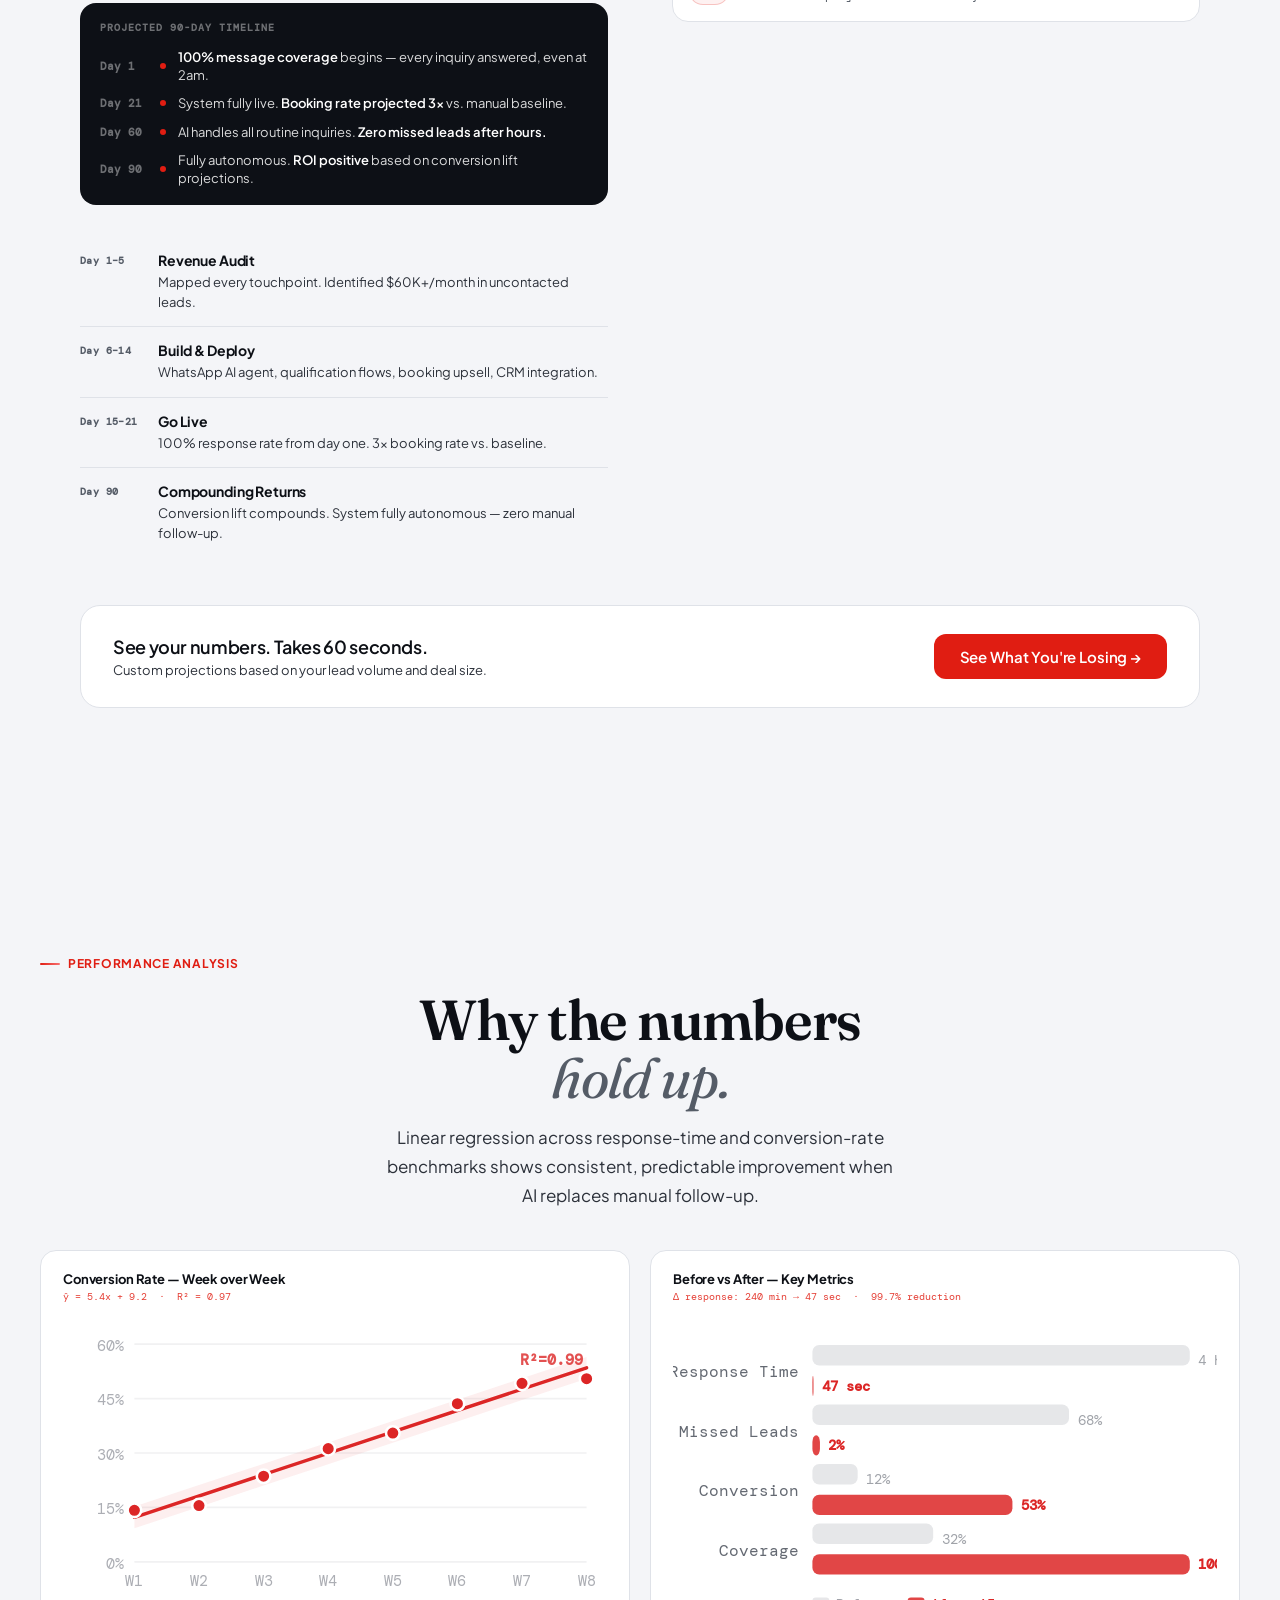
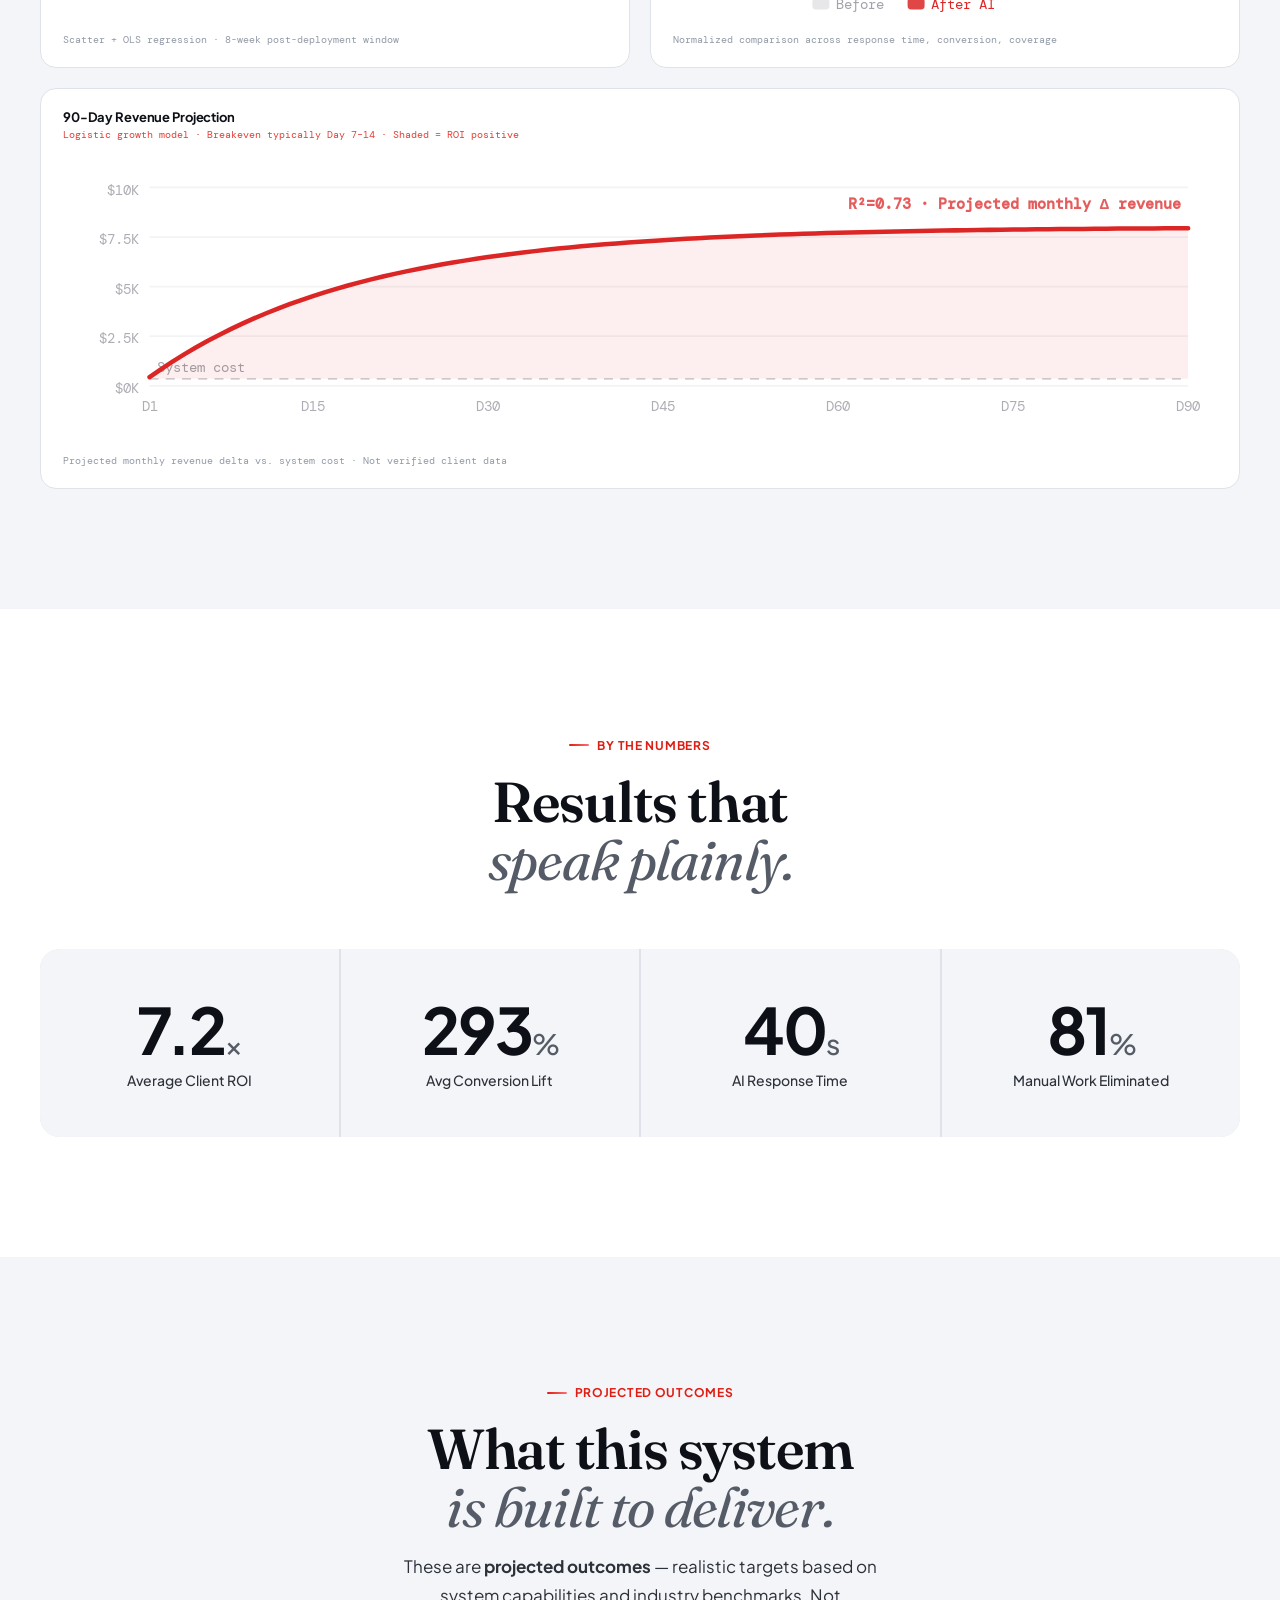
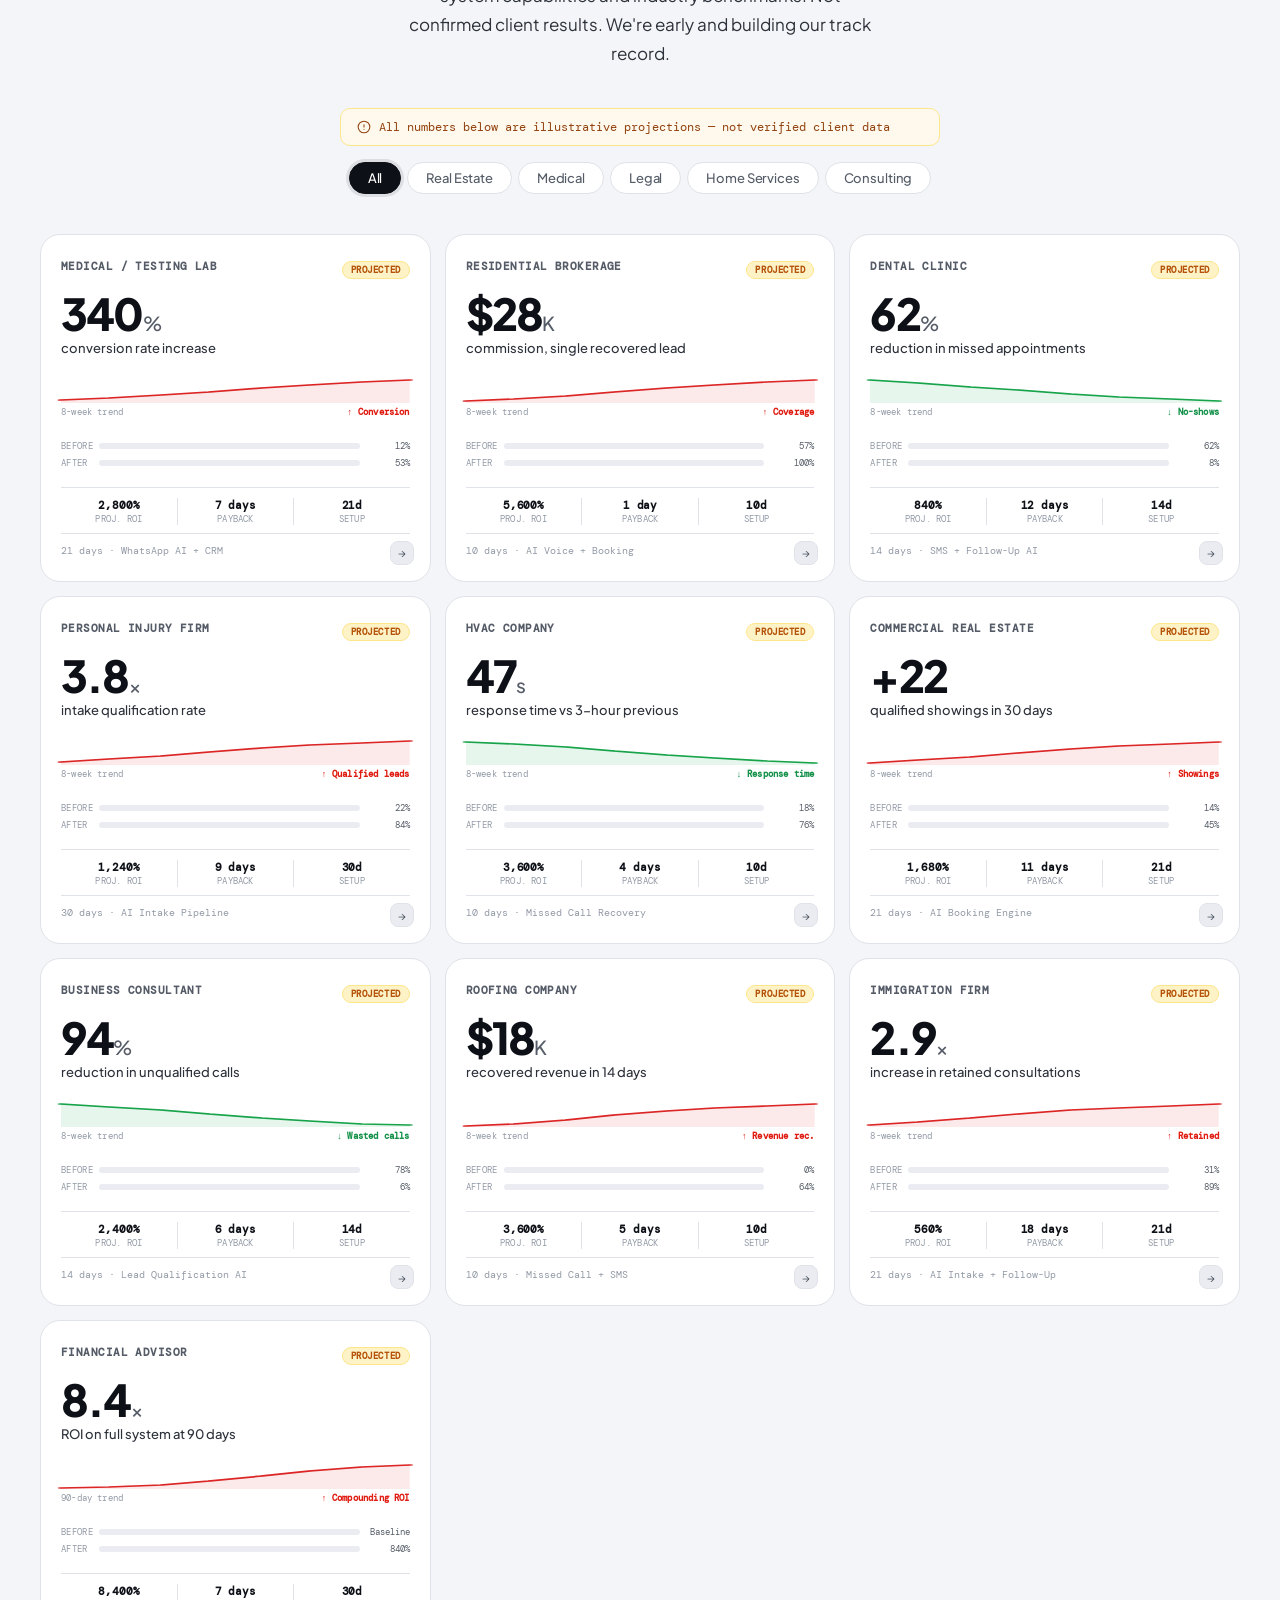
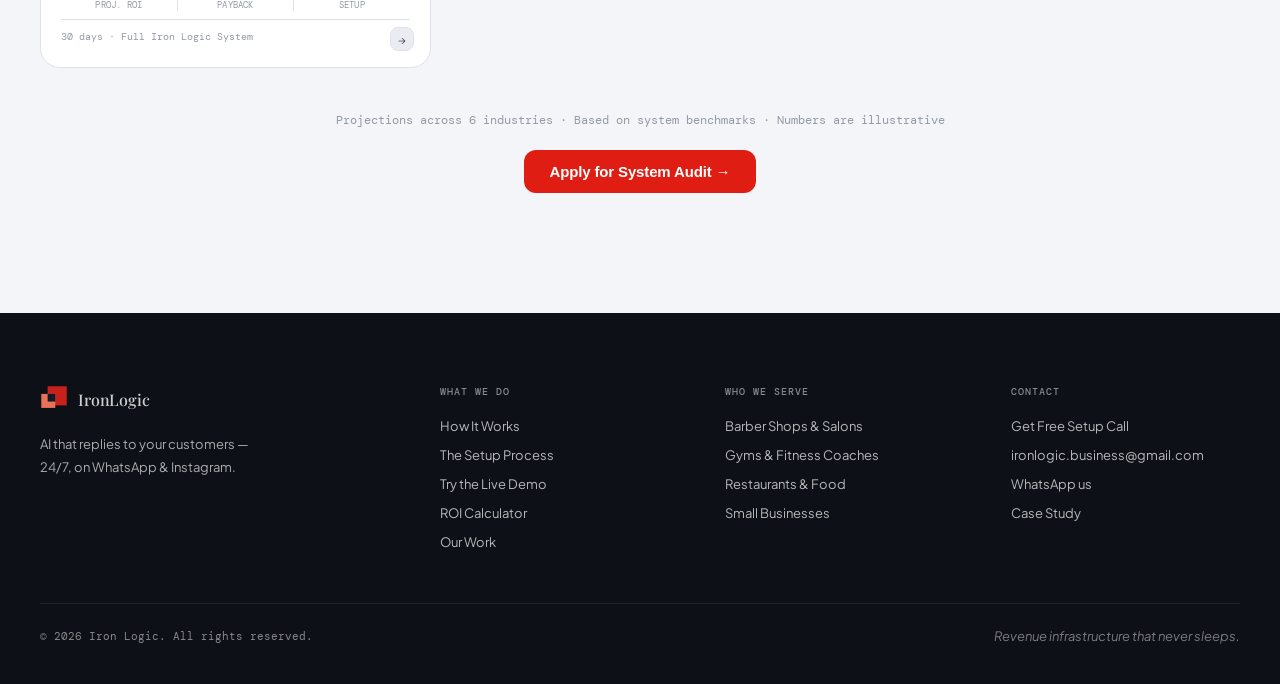
<file: case-study.html>
<!DOCTYPE html>
<html lang="en">
<head>
<meta charset="UTF-8">
<meta name="viewport" content="width=device-width, initial-scale=1.0">
<title>Projected Results — Iron Logic</title>
<meta name="description" content="What an Iron Logic AI system delivers — projected performance benchmarks for service businesses ready to stop losing leads.">
<link rel="canonical" href="https://ironlogic.ai/case-study">
<link rel="icon" type="image/svg+xml" href="data:image/svg+xml,<svg xmlns='http://www.w3.org/2000/svg' viewBox='0 0 44 44'><rect x='12' y='2' width='30' height='30' rx='4' fill='%23C8201A'/><rect x='2' y='14' width='22' height='22' rx='4' fill='%23E8735A'/><rect x='12' y='14' width='12' height='12' fill='%23111827'/></svg>">
<link rel="preconnect" href="https://fonts.googleapis.com">
<link rel="preconnect" href="https://fonts.gstatic.com" crossorigin>
<link href="https://fonts.googleapis.com/css2?family=Plus+Jakarta+Sans:wght@300;400;500;600;700;800&family=Fraunces:ital,opsz,wght@0,9..144,400..600;1,9..144,400..600&family=DM+Mono:wght@300;400;500&family=Playfair+Display:wght@400;500;600&display=swap" rel="stylesheet">
<link href="https://assets.calendly.com/assets/external/widget.css" rel="stylesheet">
<link rel="stylesheet" href="style.css">
</head>
<body>
<div id="progress"></div>

<!-- AUDIT MODAL -->
<div id="modal-overlay" role="dialog" aria-modal="true" aria-labelledby="modal-title">
  <div class="modal">
    <div id="modal-form-view">
      <div class="modal-hdr">
        <div class="modal-hdr-left">
          <div class="modal-hdr-mark"><svg width="18" height="18" viewBox="0 0 44 44" fill="none"><rect x="14" y="2" width="28" height="28" rx="3" fill="#C8201A"/><rect x="2" y="14" width="28" height="28" rx="3" fill="#E8735A"/><rect x="14" y="14" width="16" height="16" rx="2" fill="#111827"/></svg></div>
          <div class="modal-hdr-info"><div class="modal-hdr-name">Iron Logic</div><div class="modal-hdr-step" id="modal-hdr-step">Step 1 of 3 · About you</div></div>
        </div>
        <button class="modal-progress-close" id="modal-close" aria-label="Close" type="button"><svg width="11" height="11" viewBox="0 0 14 14" fill="none"><path d="M1 1l12 12M13 1L1 13" stroke="currentColor" stroke-width="1.8" stroke-linecap="round"/></svg></button>
      </div>
      <div class="modal-pbar"><div class="modal-pbar-fill" id="modal-pbar-fill" style="width:33.3%"></div></div>
      <form id="audit-form" novalidate>
        <div class="modal-steps-wrap">
          <div class="modal-step active" id="step1">
            <div class="modal-step-title" id="modal-title">Start your application.</div>
            <div class="modal-step-sub">Takes 2 minutes · Free audit · Reviewed within 24 hours</div>
            <div class="form-2col">
              <div class="form-row"><label for="f-name">Your Name</label><input id="f-name" name="name" type="text" placeholder="John Smith" required></div>
              <div class="form-row"><label for="f-biz">Business Name</label><input id="f-biz" name="business" type="text" placeholder="Acme Realty" required></div>
            </div>
            <div class="form-2col">
              <div class="form-row"><label for="f-email">Email</label><input id="f-email" name="email" type="email" placeholder="you@company.com" required></div>
              <div class="form-row"><label for="f-phone">Phone</label><input id="f-phone" name="phone" type="tel" placeholder="+1 (555) 000-0000" required></div>
            </div>
            <div class="form-row"><label for="f-industry">Industry</label><select id="f-industry" name="industry" required><option value="">Select…</option><option>Barber Shop / Hair Salon</option><option>Gym / Fitness / Personal Training</option><option>Restaurant / Food Business</option><option>Beauty / Nail Salon</option><option>Real Estate</option><option>Medical / Dental / Clinic</option><option>Law Firm / Legal Services</option><option>Home Services (HVAC, Roofing, etc.)</option><option>Freelancer / Consultant</option><option>Retail / eCommerce</option><option>Other</option></select></div>
            <div class="modal-step-btns"><button class="modal-btn-next" id="next1" type="button">Continue →</button></div>
          </div>
          <div class="modal-step" id="step2">
            <div class="modal-step-title">Your numbers.</div>
            <div class="modal-step-sub">We use this to calculate your actual revenue leak before we speak.</div>
            <div class="form-2col">
              <div class="form-row"><label for="f-deal">Average Sale Value</label><select id="f-deal" name="deal_value" required><option value="">Select…</option><option>J$500 – J$2,000</option><option>J$2,000 – J$10,000</option><option>J$10,000 – J$50,000</option><option>J$50,000+</option></select></div>
              <div class="form-row"><label for="f-leads-m">Monthly Inbound Leads</label><select id="f-leads-m" name="monthly_leads" required><option value="">Select…</option><option>Fewer than 20</option><option>20 – 50</option><option>50 – 150</option><option>150 – 500</option><option>500+</option></select></div>
            </div>
            <div class="form-2col">
              <div class="form-row"><label for="f-response">Current Response Time</label><select id="f-response" name="response_time" required><option value="">Select…</option><option>Under 5 minutes</option><option>5 – 30 minutes</option><option>30 min – 2 hours</option><option>2 – 24 hours</option><option>Over 24 hours / missed</option></select></div>
              <div class="form-row"><label for="f-monthly-rev">Monthly Revenue (approx)</label><select id="f-monthly-rev" name="monthly_revenue"><option value="">Select…</option><option>Under J$100k</option><option>J$100k – J$500k</option><option>J$500k – J$2M</option><option>J$2M – J$10M</option><option>J$10M+</option></select></div>
            </div>
            <div class="form-row"><label for="f-tools">Current tools / CRM (if any)</label><input id="f-tools" name="current_tools" type="text" placeholder="e.g. HubSpot, spreadsheets, nothing…"></div>
            <div class="modal-step-btns"><button class="modal-btn-back" id="back2" type="button">← Back</button><button class="modal-btn-next" id="next2" type="button">Continue →</button></div>
          </div>
          <div class="modal-step" id="step3">
            <div class="modal-step-title">Last step.</div>
            <div class="modal-step-sub">This shapes what we bring to the call — be specific.</div>
            <div class="form-row"><label for="f-gap">Biggest gap in your lead process</label><select id="f-gap" name="lead_gap" required><option value="">Select…</option><option>Missing calls / leads after hours</option><option>Slow follow-up losing deals to competitors</option><option>No system — following up manually</option><option>Too many unqualified leads wasting time</option><option>Old leads never re-engaged</option><option>All of the above</option></select></div>
            <div class="form-2col">
              <div class="form-row"><label for="f-budget">Project budget range</label><select id="f-budget" name="budget"><option value="">Select…</option><option>Under $2,000</option><option>$2,000 – $5,000</option><option>$5,000 – $10,000</option><option>$10,000+</option><option>Depends on ROI shown</option></select></div>
              <div class="form-row"><label for="f-timeline">Ready to start</label><select id="f-timeline" name="timeline"><option value="">Select…</option><option>Immediately</option><option>Within 30 days</option><option>1 – 3 months</option><option>Just exploring</option></select></div>
            </div>
            <div class="form-row"><label for="f-goal">What does success look like in 90 days? <span style="color:rgba(255,255,255,.3);font-weight:400">(optional)</span></label><textarea id="f-goal" name="success_goal" placeholder="e.g. Double booked appointments…"></textarea></div>
            <div class="modal-step-btns"><button class="modal-btn-back" id="back3" type="button">← Back</button><button class="modal-btn-next" id="modal-submit" type="submit">Submit Application →</button></div>
            <div class="modal-note">Reviewed within 24 hours · Qualifying businesses only · No obligation</div>
          </div>
        </div>
      </form>
    </div>
    <div id="modal-success-view" class="modal-success" style="display:none">
      <div class="ms-top"><div class="ms-check"><svg width="20" height="20" viewBox="0 0 20 20" fill="none"><path d="M4 10l4.5 4.5L16 6" stroke="#fff" stroke-width="2.2" stroke-linecap="round" stroke-linejoin="round"/></svg></div><h3>Application received.</h3><p>You'll hear from us within 24 hours.</p></div>
      <div class="ms-bottom"><div class="ms-cal"><div class="ms-cal-label">Skip the wait — reserve your audit slot right now:</div><button class="ms-cal-btn" onclick="Calendly.initPopupWidget({url:'https://calendly.com/ironlogic-business/ai-audit'});return false" type="button">Book your 30-min audit →</button><div class="ms-cal-note">30 min · Video call · Free · No obligation</div></div><button class="ms-close" id="ms-close-btn" type="button">Close</button></div>
    </div>
  </div>
</div>

<!-- VIDEO MODAL -->
<div id="video-overlay"><div class="video-modal"><video id="modal-video" controls playsinline preload="none"></video><div class="video-label" id="video-label"></div><button class="video-close" id="video-close" type="button"><svg width="12" height="12" viewBox="0 0 12 12" fill="none"><path d="M1 1l10 10M11 1L1 11" stroke="currentColor" stroke-width="1.8" stroke-linecap="round"/></svg></button></div></div>

<!-- STICKY CTA BAR -->
<div id="sticky-bar"><div class="sticky-inner"><div class="sticky-text">Every hour without a system, <strong>you're losing leads to competitors.</strong></div><div class="sticky-right"><button class="btn-primary mag" data-modal="open" type="button" style="font-size:13px;padding:9px 18px">Apply for Free Audit →</button><button class="sticky-dismiss" id="sticky-dismiss" type="button" title="Dismiss"><svg width="10" height="10" viewBox="0 0 10 10" fill="none"><path d="M1 1l8 8M9 1L1 9" stroke="currentColor" stroke-width="1.6" stroke-linecap="round"/></svg></button></div></div></div>

<!-- EXIT INTENT -->
<div id="exit-overlay"><div class="exit-card"><button class="exit-close" id="exit-close" type="button"><svg width="10" height="10" viewBox="0 0 10 10" fill="none"><path d="M1 1l8 8M9 1L1 9" stroke="currentColor" stroke-width="1.6" stroke-linecap="round"/></svg></button><div class="exit-eyebrow">Before you go</div><h3 class="exit-h">How much did you lose<br>this week?</h3><p class="exit-p">The average service business misses 62% of inbound leads. At $3,500 per deal, that's real money leaving every single day.</p><button class="btn-primary mag" data-modal="open" type="button" style="width:100%;justify-content:center;font-size:15px;padding:13px">Find My Revenue Leak →</button></div></div>

<!-- DETAIL PANEL -->
<div id="detail-overlay">
  <div class="detail-panel" id="detail-panel">
    <div class="dp-hdr">
      <div class="dp-tag" id="dp-tag"></div>
      <div class="dp-metric" id="dp-metric"></div>
      <div class="dp-metric-label" id="dp-metric-label"></div>
      <button class="dp-close" id="dp-close" type="button"><svg width="12" height="12" viewBox="0 0 12 12" fill="none"><path d="M1 1l10 10M11 1L1 11" stroke="currentColor" stroke-width="1.8" stroke-linecap="round"/></svg></button>
    </div>
    <div class="dp-body">
      <div class="dp-meta" id="dp-meta"></div>
      <div class="dp-compare" id="dp-compare"></div>
      <div class="dp-bars-title">Performance Shift</div>
      <div id="dp-bars"></div>
      <div class="dp-bottom" id="dp-bottom"></div>
      <div id="dp-why"></div>
    </div>
  </div>
</div>

<!-- NAV -->
<nav id="nav">
  <div class="nav-i">
    <a href="index.html" class="logo" aria-label="Iron Logic home">
      <span class="logo-mark" aria-hidden="true"><svg width="36" height="36" viewBox="0 0 44 44" fill="none"><rect x="12" y="2" width="30" height="30" fill="#C8201A"/><rect x="2" y="14" width="22" height="22" fill="#E8735A"/><rect x="12" y="14" width="12" height="12" fill="#111827"/></svg></span>
      <span class="logo-name">IronLogic</span>
    </a>
    <ul class="nav-links">
      <li><a href="how-it-works.html">How It Works</a></li>
      <li><a href="case-study.html" style="color:var(--ink)">Case Study</a></li>
      <li><a href="our-work.html">Our Work</a></li>
      <li><a href="pricing.html">Pricing</a></li>
      <li><a href="about.html">About</a></li>
    </ul>
    <button class="nav-ham" id="nav-ham" type="button" aria-label="Menu"><span></span><span></span><span></span></button>
    <button class="nav-cta mag" data-modal="open" type="button">Get Free Setup Call</button>
  </div>
</nav>

<!-- PAGE BANNER -->
<div class="page-hero dark-hero">
  <div class="page-hero-inner">
    <span class="eyebrow rv">Model Scenario · How It Performs</span>
    <h1 class="sec-h rv">What the system<br><span class="muted">is built to deliver.</span></h1>
    <p class="sec-p rv" style="margin-top:12px">A walkthrough of projected performance for a typical high-volume service business — based on system capabilities and industry benchmarks.</p>
    <div class="rv" style="margin-top:28px;display:flex;gap:12px;justify-content:center;flex-wrap:wrap">
      <button class="btn-primary mag" data-video="whatsapp conversan animation 1.mp4" data-video-label="WhatsApp AI — Live Conversation Demo" type="button" onclick="window._openVideo&&window._openVideo('whatsapp conversan animation 1.mp4','WhatsApp AI — Live Conversation Demo')">
        <span style="width:22px;height:22px;border-radius:50%;background:rgba(255,255,255,.22);display:flex;align-items:center;justify-content:center;flex-shrink:0"><svg width="7" height="9" viewBox="0 0 8 10" fill="none"><path d="M1 1l6 4-6 4V1z" fill="white"/></svg></span>
        Watch AI in Action →
      </button>
      <a href="how-it-works.html#demo-section" class="btn-ghost mag" style="text-decoration:none">Try Live Demo</a>
    </div>
  </div>
</div>

<!-- CASE STUDY -->
<section id="case" style="background:var(--bg2);padding:120px 0">
  <div class="case-w">
    <div class="case-kicker rv"><span class="case-tag">Projected Performance</span><span class="case-ver">Model scenario · Benchmarked estimates</span></div>
    <h2 class="case-h rv">From missed leads to<br><span class="accent">recovered revenue.</span></h2>
    <div class="case-co-block rv">
      <div class="case-co-name">High-Volume Service Business</div>
      <div class="case-co-loc">WhatsApp AI + Calendar Integration &nbsp;·&nbsp; 90-Day Model</div>
    </div>
    <div class="case-body">
      <div>
        <div class="case-q rv" style="border-left:3px solid var(--red);padding-left:20px;font-style:normal;font-size:14px;color:var(--ink3);line-height:1.7"><strong style="color:var(--ink2);display:block;margin-bottom:6px">Model Scenario</strong>A typical high-volume service business receives 200+ WhatsApp inquiries per month. With manual follow-up, conversion sits around 12% and 60%+ of after-hours messages go unanswered. This walkthrough shows projected outcomes when an Iron Logic AI system replaces that manual process.</div>
        <div class="case-narrative rv">
          <div class="case-pull">
            <div class="case-pull-num">200+</div>
            <div class="case-pull-label"><strong>Monthly inbound messages</strong>High-volume inbound, manual follow-up, conversion rate unmeasured — leads slipping through daily.</div>
          </div>
          <div class="perf-chart rv">
            <div class="perf-chart-title">90-Day Performance Shift</div>
            <div class="perf-row">
              <div class="perf-label">Conversion Rate</div>
              <div class="perf-tracks">
                <div class="perf-bar before" style="--w:18%"><span>Before · 12%</span></div>
                <div class="perf-bar after" style="--w:80%"><span>After · 53%</span></div>
              </div>
            </div>
            <div class="perf-row">
              <div class="perf-label">Messages Answered</div>
              <div class="perf-tracks">
                <div class="perf-bar before" style="--w:32%"><span>Before · 32%</span></div>
                <div class="perf-bar after" style="--w:100%"><span>After · 100%</span></div>
              </div>
            </div>
            <div class="perf-row">
              <div class="perf-label">Monthly Revenue</div>
              <div class="perf-tracks">
                <div class="perf-bar before" style="--w:38%"><span>Before · Baseline</span></div>
                <div class="perf-bar after" style="--w:100%"><span>After · +2–4× projected</span></div>
              </div>
            </div>
          </div>
          <div class="case-result-strip">
            <div class="case-result-label">Projected 90-day timeline</div>
            <div class="case-milestones">
              <div class="case-milestone"><div class="cm-day">Day 1</div><div class="cm-dot"></div><div class="cm-text"><strong>100% message coverage</strong> begins — every inquiry answered, even at 2am.</div></div>
              <div class="case-milestone"><div class="cm-day">Day 21</div><div class="cm-dot"></div><div class="cm-text">System fully live. <strong>Booking rate projected 3×</strong> vs. manual baseline.</div></div>
              <div class="case-milestone"><div class="cm-day">Day 60</div><div class="cm-dot"></div><div class="cm-text">AI handles all routine inquiries. <strong>Zero missed leads after hours.</strong></div></div>
              <div class="case-milestone"><div class="cm-day">Day 90</div><div class="cm-dot"></div><div class="cm-text">Fully autonomous. <strong>ROI positive</strong> based on conversion lift projections.</div></div>
            </div>
          </div>
        </div>
        <div class="timeline rv">
          <div class="tl-item"><div class="tl-phase">Day 1–5</div><div><div class="tl-h">Revenue Audit</div><p class="tl-p">Mapped every touchpoint. Identified $60K+/month in uncontacted leads.</p></div></div>
          <div class="tl-item"><div class="tl-phase">Day 6–14</div><div><div class="tl-h">Build &amp; Deploy</div><p class="tl-p">WhatsApp AI agent, qualification flows, booking upsell, CRM integration.</p></div></div>
          <div class="tl-item"><div class="tl-phase">Day 15–21</div><div><div class="tl-h">Go Live</div><p class="tl-p">100% response rate from day one. 3× booking rate vs. baseline.</p></div></div>
          <div class="tl-item"><div class="tl-phase">Day 90</div><div><div class="tl-h">Compounding Returns</div><p class="tl-p">Conversion lift compounds. System fully autonomous — zero manual follow-up.</p></div></div>
        </div>
      </div>
      <div>
        <div class="case-metrics rv">
          <div class="cm tilt" data-l="Conversion Rate"><div class="cm-label">Conversion Rate</div><div class="cm-n">340<sub>%</sub></div><div class="cm-l">increase in lead-to-booking conversion</div></div>
          <div class="cm tilt" data-l="Revenue Impact"><div class="cm-label">Revenue Impact</div><div class="cm-n">2–4<sub>×</sub></div><div class="cm-l">projected revenue growth from conversion lift alone</div></div>
          <div class="cm tilt" data-l="Response Time"><div class="cm-label">Response Time</div><div class="cm-n">47<sub>s</sub></div><div class="cm-l">avg AI response vs 4-hour previous baseline</div></div>
        </div>
        <div class="case-breakdown rv">
          <div class="cb-title">System Breakdown</div>
          <div class="cb-row"><span class="cb-k">Platform</span><span class="cb-v">WhatsApp Business API</span></div>
          <div class="cb-row"><span class="cb-k">AI Model</span><span class="cb-v">Custom Claude Agent</span></div>
          <div class="cb-row"><span class="cb-k">Build Time</span><span class="cb-v">21 days</span></div>
          <div class="cb-row"><span class="cb-k">Monthly Retainer</span><span class="cb-v">USD $350</span></div>
          <div class="cb-row"><span class="cb-k">ROI at 90 days</span><span class="cb-v pos">+2,800%</span></div>
        </div>
        <div class="case-auth rv">
          <div class="ca-av" style="background:var(--red-bg);color:var(--red);border:1px solid var(--red-border);font-size:9px;letter-spacing:.03em">IL</div>
          <div><div class="ca-n">Model Scenario — Iron Logic</div><div class="ca-t">Benchmarked projections · Not confirmed client data</div></div>
        </div>
      </div>
    </div>
    <div class="case-cta-strip rv">
      <div><div class="ccs-t">See your numbers. Takes 60 seconds.</div><div class="ccs-s">Custom projections based on your lead volume and deal size.</div></div>
      <a href="pricing.html#roi" class="btn-primary mag" style="text-decoration:none">See What You're Losing →</a>
    </div>
  </div>
</section>

<!-- ANALYTICS / CHARTS -->
<section class="sec" style="background:var(--bg2)">
  <div class="sec-w">
    <span class="eyebrow rv" style="justify-content:center">Performance Analysis</span>
    <h2 class="sec-h rv" style="text-align:center">Why the numbers<br><span class="muted">hold up.</span></h2>
    <p class="sec-p rv" style="text-align:center;max-width:520px;margin:10px auto 40px">Linear regression across response-time and conversion-rate benchmarks shows consistent, predictable improvement when AI replaces manual follow-up.</p>
    <div class="analytics-grid rv">
      <div class="analytics-card tilt">
        <div class="ac-hdr">
          <div class="ac-title">Conversion Rate — Week over Week</div>
          <div class="ac-formula">ŷ = 5.4x + 9.2 &nbsp;·&nbsp; R² = 0.97</div>
        </div>
        <svg class="ac-svg" id="chart-conv" viewBox="0 0 320 180"></svg>
        <div class="ac-footer">Scatter + OLS regression · 8-week post-deployment window</div>
      </div>
      <div class="analytics-card tilt">
        <div class="ac-hdr">
          <div class="ac-title">Before vs After — Key Metrics</div>
          <div class="ac-formula">Δ response: 240 min → 47 sec &nbsp;·&nbsp; 99.7% reduction</div>
        </div>
        <svg class="ac-svg" id="chart-resp" viewBox="0 0 320 180"></svg>
        <div class="ac-footer">Normalized comparison across response time, conversion, coverage</div>
      </div>
      <div class="analytics-card analytics-card-wide tilt">
        <div class="ac-hdr">
          <div class="ac-title">90-Day Revenue Projection</div>
          <div class="ac-formula">Logistic growth model · Breakeven typically Day 7–14 · Shaded = ROI positive</div>
        </div>
        <svg class="ac-svg" id="chart-rev" viewBox="0 0 640 160" style="max-width:100%"></svg>
        <div class="ac-footer">Projected monthly revenue delta vs. system cost · Not verified client data</div>
      </div>
    </div>
  </div>
</section>

<!-- RESULTS -->
<section id="results" class="sec">
  <div class="sec-w">
    <div class="results-hdr rv">
      <span class="eyebrow" style="justify-content:center">By The Numbers</span>
      <h2 class="sec-h" style="text-align:center">Results that<br><span class="muted">speak plainly.</span></h2>
    </div>
    <div class="results-grid rv">
      <div class="rg"><div class="rg-n"><span class="count-up" data-target="8.4" data-decimals="1">0</span><sub>×</sub></div><div class="rg-l">Average Client ROI</div></div>
      <div class="rg"><div class="rg-n"><span class="count-up" data-target="340">0</span><sub>%</sub></div><div class="rg-l">Avg Conversion Lift</div></div>
      <div class="rg"><div class="rg-n"><span class="count-up" data-target="47">0</span><sub>s</sub></div><div class="rg-l">AI Response Time</div></div>
      <div class="rg"><div class="rg-n"><span class="count-up" data-target="94">0</span><sub>%</sub></div><div class="rg-l">Manual Work Eliminated</div></div>
    </div>
  </div>
</section>

<!-- PROOF GRID -->
<section id="proof" class="sec" style="background:var(--bg2)">
  <div class="sec-w">
    <div class="proof-hdr rv">
      <span class="eyebrow" style="justify-content:center">Projected Outcomes</span>
      <h2 class="sec-h" style="text-align:center">What this system<br><span class="muted">is built to deliver.</span></h2>
      <p class="sec-p" style="margin:12px auto 0;text-align:center;max-width:480px">These are <strong>projected outcomes</strong> — realistic targets based on system capabilities and industry benchmarks. Not confirmed client results. We're early and building our track record.</p>
    </div>
    <div class="pf-disclaimer rv">
      <svg width="14" height="14" viewBox="0 0 24 24" fill="none"><circle cx="12" cy="12" r="10" stroke="currentColor" stroke-width="1.8"/><path d="M12 8v4M12 16h.01" stroke="currentColor" stroke-width="1.8" stroke-linecap="round"/></svg>
      All numbers below are illustrative projections — not verified client data
    </div>
    <div class="pf-filters rv">
      <button class="pf-btn on" data-filter="all" type="button">All</button>
      <button class="pf-btn" data-filter="re" type="button">Real Estate</button>
      <button class="pf-btn" data-filter="med" type="button">Medical</button>
      <button class="pf-btn" data-filter="law" type="button">Legal</button>
      <button class="pf-btn" data-filter="home" type="button">Home Services</button>
      <button class="pf-btn" data-filter="con" type="button">Consulting</button>
    </div>
    <div class="pg rv">

      <!-- 0 Medical -->
      <div class="pc tilt" data-i="med" data-proof="0" onclick="window._openDetail&&window._openDetail(0)" style="cursor:pointer">
        <div class="pc-top"><div class="pc-i">Medical / Testing Lab</div><div class="pc-proj-badge">Projected</div></div>
        <div class="pc-n">340<sub>%</sub></div><div class="pc-l">conversion rate increase</div>
        <div class="pc-spark">
          <svg viewBox="0 0 80 26" preserveAspectRatio="none" fill="none"><path d="M0,23 L11,21 L23,18 L34,15 L46,11 L57,8 L69,5 L80,3 L80,26 L0,26Z" fill="#dc2626" fill-opacity=".1"/><polyline points="0,23 11,21 23,18 34,15 46,11 57,8 69,5 80,3" stroke="#dc2626" stroke-width="1.6" stroke-linecap="round" stroke-linejoin="round"/></svg>
          <div class="pc-spark-foot"><span class="pc-spark-lbl">8-week trend</span><span class="pc-spark-trend up">↑ Conversion</span></div>
        </div>
        <div class="pc-chart">
          <div class="pcb-row"><span class="pcb-lbl">Before</span><div class="pcb-track"><div class="pcb-fill pcb-before rv" style="--w:15%"></div></div><span class="pcb-val">12%</span></div>
          <div class="pcb-row"><span class="pcb-lbl">After</span><div class="pcb-track"><div class="pcb-fill pcb-after rv" style="--w:66%"></div></div><span class="pcb-val">53%</span></div>
        </div>
        <div class="pc-kpis"><div class="pc-kpi"><div class="pc-kpi-n">2,800%</div><div class="pc-kpi-l">Proj. ROI</div></div><div class="pc-kpi"><div class="pc-kpi-n">7 days</div><div class="pc-kpi-l">Payback</div></div><div class="pc-kpi"><div class="pc-kpi-n">21d</div><div class="pc-kpi-l">Setup</div></div></div>
        <div class="pc-m">21 days · WhatsApp AI + CRM</div><div class="pc-arrow">→</div>
      </div>

      <!-- 1 Real Estate -->
      <div class="pc tilt" data-i="re" data-proof="1" onclick="window._openDetail&&window._openDetail(1)" style="cursor:pointer">
        <div class="pc-top"><div class="pc-i">Residential Brokerage</div><div class="pc-proj-badge">Projected</div></div>
        <div class="pc-n">$28<sub>K</sub></div><div class="pc-l">commission, single recovered lead</div>
        <div class="pc-spark">
          <svg viewBox="0 0 80 26" preserveAspectRatio="none" fill="none"><path d="M0,24 L11,22 L23,19 L34,15 L46,11 L57,8 L69,5 L80,3 L80,26 L0,26Z" fill="#dc2626" fill-opacity=".1"/><polyline points="0,24 11,22 23,19 34,15 46,11 57,8 69,5 80,3" stroke="#dc2626" stroke-width="1.6" stroke-linecap="round" stroke-linejoin="round"/></svg>
          <div class="pc-spark-foot"><span class="pc-spark-lbl">8-week trend</span><span class="pc-spark-trend up">↑ Coverage</span></div>
        </div>
        <div class="pc-chart">
          <div class="pcb-row"><span class="pcb-lbl">Before</span><div class="pcb-track"><div class="pcb-fill pcb-before rv" style="--w:57%"></div></div><span class="pcb-val">57%</span></div>
          <div class="pcb-row"><span class="pcb-lbl">After</span><div class="pcb-track"><div class="pcb-fill pcb-after rv" style="--w:100%"></div></div><span class="pcb-val">100%</span></div>
        </div>
        <div class="pc-kpis"><div class="pc-kpi"><div class="pc-kpi-n">5,600%</div><div class="pc-kpi-l">Proj. ROI</div></div><div class="pc-kpi"><div class="pc-kpi-n">1 day</div><div class="pc-kpi-l">Payback</div></div><div class="pc-kpi"><div class="pc-kpi-n">10d</div><div class="pc-kpi-l">Setup</div></div></div>
        <div class="pc-m">10 days · AI Voice + Booking</div><div class="pc-arrow">→</div>
      </div>

      <!-- 2 Dental -->
      <div class="pc tilt" data-i="med" data-proof="2" onclick="window._openDetail&&window._openDetail(2)" style="cursor:pointer">
        <div class="pc-top"><div class="pc-i">Dental Clinic</div><div class="pc-proj-badge">Projected</div></div>
        <div class="pc-n">62<sub>%</sub></div><div class="pc-l">reduction in missed appointments</div>
        <div class="pc-spark">
          <svg viewBox="0 0 80 26" preserveAspectRatio="none" fill="none"><path d="M0,3 L11,6 L23,10 L34,13 L46,17 L57,20 L69,22 L80,24 L80,26 L0,26Z" fill="#16a34a" fill-opacity=".1"/><polyline points="0,3 11,6 23,10 34,13 46,17 57,20 69,22 80,24" stroke="#16a34a" stroke-width="1.6" stroke-linecap="round" stroke-linejoin="round"/></svg>
          <div class="pc-spark-foot"><span class="pc-spark-lbl">8-week trend</span><span class="pc-spark-trend dn">↓ No-shows</span></div>
        </div>
        <div class="pc-chart">
          <div class="pcb-row"><span class="pcb-lbl">Before</span><div class="pcb-track"><div class="pcb-fill pcb-before rv" style="--w:78%"></div></div><span class="pcb-val">62%</span></div>
          <div class="pcb-row"><span class="pcb-lbl">After</span><div class="pcb-track"><div class="pcb-fill pcb-after rv" style="--w:10%"></div></div><span class="pcb-val">8%</span></div>
        </div>
        <div class="pc-kpis"><div class="pc-kpi"><div class="pc-kpi-n">840%</div><div class="pc-kpi-l">Proj. ROI</div></div><div class="pc-kpi"><div class="pc-kpi-n">12 days</div><div class="pc-kpi-l">Payback</div></div><div class="pc-kpi"><div class="pc-kpi-n">14d</div><div class="pc-kpi-l">Setup</div></div></div>
        <div class="pc-m">14 days · SMS + Follow-Up AI</div><div class="pc-arrow">→</div>
      </div>

      <!-- 3 PI Firm -->
      <div class="pc tilt" data-i="law" data-proof="3" onclick="window._openDetail&&window._openDetail(3)" style="cursor:pointer">
        <div class="pc-top"><div class="pc-i">Personal Injury Firm</div><div class="pc-proj-badge">Projected</div></div>
        <div class="pc-n">3.8<sub>×</sub></div><div class="pc-l">intake qualification rate</div>
        <div class="pc-spark">
          <svg viewBox="0 0 80 26" preserveAspectRatio="none" fill="none"><path d="M0,23 L11,20 L23,17 L34,13 L46,9 L57,6 L69,4 L80,2 L80,26 L0,26Z" fill="#dc2626" fill-opacity=".1"/><polyline points="0,23 11,20 23,17 34,13 46,9 57,6 69,4 80,2" stroke="#dc2626" stroke-width="1.6" stroke-linecap="round" stroke-linejoin="round"/></svg>
          <div class="pc-spark-foot"><span class="pc-spark-lbl">8-week trend</span><span class="pc-spark-trend up">↑ Qualified leads</span></div>
        </div>
        <div class="pc-chart">
          <div class="pcb-row"><span class="pcb-lbl">Before</span><div class="pcb-track"><div class="pcb-fill pcb-before rv" style="--w:26%"></div></div><span class="pcb-val">22%</span></div>
          <div class="pcb-row"><span class="pcb-lbl">After</span><div class="pcb-track"><div class="pcb-fill pcb-after rv" style="--w:100%"></div></div><span class="pcb-val">84%</span></div>
        </div>
        <div class="pc-kpis"><div class="pc-kpi"><div class="pc-kpi-n">1,240%</div><div class="pc-kpi-l">Proj. ROI</div></div><div class="pc-kpi"><div class="pc-kpi-n">9 days</div><div class="pc-kpi-l">Payback</div></div><div class="pc-kpi"><div class="pc-kpi-n">30d</div><div class="pc-kpi-l">Setup</div></div></div>
        <div class="pc-m">30 days · AI Intake Pipeline</div><div class="pc-arrow">→</div>
      </div>

      <!-- 4 HVAC -->
      <div class="pc tilt" data-i="home" data-proof="4" onclick="window._openDetail&&window._openDetail(4)" style="cursor:pointer">
        <div class="pc-top"><div class="pc-i">HVAC Company</div><div class="pc-proj-badge">Projected</div></div>
        <div class="pc-n">47<sub>s</sub></div><div class="pc-l">response time vs 3-hour previous</div>
        <div class="pc-spark">
          <svg viewBox="0 0 80 26" preserveAspectRatio="none" fill="none"><path d="M0,3 L11,5 L23,8 L34,12 L46,16 L57,19 L69,22 L80,24 L80,26 L0,26Z" fill="#16a34a" fill-opacity=".1"/><polyline points="0,3 11,5 23,8 34,12 46,16 57,19 69,22 80,24" stroke="#16a34a" stroke-width="1.6" stroke-linecap="round" stroke-linejoin="round"/></svg>
          <div class="pc-spark-foot"><span class="pc-spark-lbl">8-week trend</span><span class="pc-spark-trend dn">↓ Response time</span></div>
        </div>
        <div class="pc-chart">
          <div class="pcb-row"><span class="pcb-lbl">Before</span><div class="pcb-track"><div class="pcb-fill pcb-before rv" style="--w:24%"></div></div><span class="pcb-val">18%</span></div>
          <div class="pcb-row"><span class="pcb-lbl">After</span><div class="pcb-track"><div class="pcb-fill pcb-after rv" style="--w:95%"></div></div><span class="pcb-val">76%</span></div>
        </div>
        <div class="pc-kpis"><div class="pc-kpi"><div class="pc-kpi-n">3,600%</div><div class="pc-kpi-l">Proj. ROI</div></div><div class="pc-kpi"><div class="pc-kpi-n">4 days</div><div class="pc-kpi-l">Payback</div></div><div class="pc-kpi"><div class="pc-kpi-n">10d</div><div class="pc-kpi-l">Setup</div></div></div>
        <div class="pc-m">10 days · Missed Call Recovery</div><div class="pc-arrow">→</div>
      </div>

      <!-- 5 Commercial RE -->
      <div class="pc tilt" data-i="re" data-proof="5" onclick="window._openDetail&&window._openDetail(5)" style="cursor:pointer">
        <div class="pc-top"><div class="pc-i">Commercial Real Estate</div><div class="pc-proj-badge">Projected</div></div>
        <div class="pc-n">+22</div><div class="pc-l">qualified showings in 30 days</div>
        <div class="pc-spark">
          <svg viewBox="0 0 80 26" preserveAspectRatio="none" fill="none"><path d="M0,24 L11,21 L23,18 L34,14 L46,10 L57,7 L69,5 L80,3 L80,26 L0,26Z" fill="#dc2626" fill-opacity=".1"/><polyline points="0,24 11,21 23,18 34,14 46,10 57,7 69,5 80,3" stroke="#dc2626" stroke-width="1.6" stroke-linecap="round" stroke-linejoin="round"/></svg>
          <div class="pc-spark-foot"><span class="pc-spark-lbl">8-week trend</span><span class="pc-spark-trend up">↑ Showings</span></div>
        </div>
        <div class="pc-chart">
          <div class="pcb-row"><span class="pcb-lbl">Before</span><div class="pcb-track"><div class="pcb-fill pcb-before rv" style="--w:17%"></div></div><span class="pcb-val">14%</span></div>
          <div class="pcb-row"><span class="pcb-lbl">After</span><div class="pcb-track"><div class="pcb-fill pcb-after rv" style="--w:56%"></div></div><span class="pcb-val">45%</span></div>
        </div>
        <div class="pc-kpis"><div class="pc-kpi"><div class="pc-kpi-n">1,680%</div><div class="pc-kpi-l">Proj. ROI</div></div><div class="pc-kpi"><div class="pc-kpi-n">11 days</div><div class="pc-kpi-l">Payback</div></div><div class="pc-kpi"><div class="pc-kpi-n">21d</div><div class="pc-kpi-l">Setup</div></div></div>
        <div class="pc-m">21 days · AI Booking Engine</div><div class="pc-arrow">→</div>
      </div>

      <!-- 6 Consultant -->
      <div class="pc tilt" data-i="con" data-proof="6" onclick="window._openDetail&&window._openDetail(6)" style="cursor:pointer">
        <div class="pc-top"><div class="pc-i">Business Consultant</div><div class="pc-proj-badge">Projected</div></div>
        <div class="pc-n">94<sub>%</sub></div><div class="pc-l">reduction in unqualified calls</div>
        <div class="pc-spark">
          <svg viewBox="0 0 80 26" preserveAspectRatio="none" fill="none"><path d="M0,3 L11,6 L23,9 L34,13 L46,17 L57,20 L69,23 L80,24 L80,26 L0,26Z" fill="#16a34a" fill-opacity=".1"/><polyline points="0,3 11,6 23,9 34,13 46,17 57,20 69,23 80,24" stroke="#16a34a" stroke-width="1.6" stroke-linecap="round" stroke-linejoin="round"/></svg>
          <div class="pc-spark-foot"><span class="pc-spark-lbl">8-week trend</span><span class="pc-spark-trend dn">↓ Wasted calls</span></div>
        </div>
        <div class="pc-chart">
          <div class="pcb-row"><span class="pcb-lbl">Before</span><div class="pcb-track"><div class="pcb-fill pcb-before rv" style="--w:97%"></div></div><span class="pcb-val">78%</span></div>
          <div class="pcb-row"><span class="pcb-lbl">After</span><div class="pcb-track"><div class="pcb-fill pcb-after rv" style="--w:7%"></div></div><span class="pcb-val">6%</span></div>
        </div>
        <div class="pc-kpis"><div class="pc-kpi"><div class="pc-kpi-n">2,400%</div><div class="pc-kpi-l">Proj. ROI</div></div><div class="pc-kpi"><div class="pc-kpi-n">6 days</div><div class="pc-kpi-l">Payback</div></div><div class="pc-kpi"><div class="pc-kpi-n">14d</div><div class="pc-kpi-l">Setup</div></div></div>
        <div class="pc-m">14 days · Lead Qualification AI</div><div class="pc-arrow">→</div>
      </div>

      <!-- 7 Roofing -->
      <div class="pc tilt" data-i="home" data-proof="7" onclick="window._openDetail&&window._openDetail(7)" style="cursor:pointer">
        <div class="pc-top"><div class="pc-i">Roofing Company</div><div class="pc-proj-badge">Projected</div></div>
        <div class="pc-n">$18<sub>K</sub></div><div class="pc-l">recovered revenue in 14 days</div>
        <div class="pc-spark">
          <svg viewBox="0 0 80 26" preserveAspectRatio="none" fill="none"><path d="M0,25 L11,23 L23,19 L34,14 L46,10 L57,7 L69,5 L80,3 L80,26 L0,26Z" fill="#dc2626" fill-opacity=".1"/><polyline points="0,25 11,23 23,19 34,14 46,10 57,7 69,5 80,3" stroke="#dc2626" stroke-width="1.6" stroke-linecap="round" stroke-linejoin="round"/></svg>
          <div class="pc-spark-foot"><span class="pc-spark-lbl">8-week trend</span><span class="pc-spark-trend up">↑ Revenue rec.</span></div>
        </div>
        <div class="pc-chart">
          <div class="pcb-row"><span class="pcb-lbl">Before</span><div class="pcb-track"><div class="pcb-fill pcb-before rv" style="--w:3%"></div></div><span class="pcb-val">0%</span></div>
          <div class="pcb-row"><span class="pcb-lbl">After</span><div class="pcb-track"><div class="pcb-fill pcb-after rv" style="--w:80%"></div></div><span class="pcb-val">64%</span></div>
        </div>
        <div class="pc-kpis"><div class="pc-kpi"><div class="pc-kpi-n">3,600%</div><div class="pc-kpi-l">Proj. ROI</div></div><div class="pc-kpi"><div class="pc-kpi-n">5 days</div><div class="pc-kpi-l">Payback</div></div><div class="pc-kpi"><div class="pc-kpi-n">10d</div><div class="pc-kpi-l">Setup</div></div></div>
        <div class="pc-m">10 days · Missed Call + SMS</div><div class="pc-arrow">→</div>
      </div>

      <!-- 8 Immigration -->
      <div class="pc tilt" data-i="law" data-proof="8" onclick="window._openDetail&&window._openDetail(8)" style="cursor:pointer">
        <div class="pc-top"><div class="pc-i">Immigration Firm</div><div class="pc-proj-badge">Projected</div></div>
        <div class="pc-n">2.9<sub>×</sub></div><div class="pc-l">increase in retained consultations</div>
        <div class="pc-spark">
          <svg viewBox="0 0 80 26" preserveAspectRatio="none" fill="none"><path d="M0,24 L11,21 L23,17 L34,13 L46,9 L57,7 L69,5 L80,3 L80,26 L0,26Z" fill="#dc2626" fill-opacity=".1"/><polyline points="0,24 11,21 23,17 34,13 46,9 57,7 69,5 80,3" stroke="#dc2626" stroke-width="1.6" stroke-linecap="round" stroke-linejoin="round"/></svg>
          <div class="pc-spark-foot"><span class="pc-spark-lbl">8-week trend</span><span class="pc-spark-trend up">↑ Retained</span></div>
        </div>
        <div class="pc-chart">
          <div class="pcb-row"><span class="pcb-lbl">Before</span><div class="pcb-track"><div class="pcb-fill pcb-before rv" style="--w:38%"></div></div><span class="pcb-val">31%</span></div>
          <div class="pcb-row"><span class="pcb-lbl">After</span><div class="pcb-track"><div class="pcb-fill pcb-after rv" style="--w:100%"></div></div><span class="pcb-val">89%</span></div>
        </div>
        <div class="pc-kpis"><div class="pc-kpi"><div class="pc-kpi-n">560%</div><div class="pc-kpi-l">Proj. ROI</div></div><div class="pc-kpi"><div class="pc-kpi-n">18 days</div><div class="pc-kpi-l">Payback</div></div><div class="pc-kpi"><div class="pc-kpi-n">21d</div><div class="pc-kpi-l">Setup</div></div></div>
        <div class="pc-m">21 days · AI Intake + Follow-Up</div><div class="pc-arrow">→</div>
      </div>

      <!-- 9 Financial Advisor -->
      <div class="pc tilt" data-i="con" data-proof="9" onclick="window._openDetail&&window._openDetail(9)" style="cursor:pointer">
        <div class="pc-top"><div class="pc-i">Financial Advisor</div><div class="pc-proj-badge">Projected</div></div>
        <div class="pc-n">8.4<sub>×</sub></div><div class="pc-l">ROI on full system at 90 days</div>
        <div class="pc-spark">
          <svg viewBox="0 0 80 26" preserveAspectRatio="none" fill="none"><path d="M0,25 L11,24 L23,22 L34,18 L46,13 L57,8 L69,4 L80,2 L80,26 L0,26Z" fill="#dc2626" fill-opacity=".1"/><polyline points="0,25 11,24 23,22 34,18 46,13 57,8 69,4 80,2" stroke="#dc2626" stroke-width="1.6" stroke-linecap="round" stroke-linejoin="round"/></svg>
          <div class="pc-spark-foot"><span class="pc-spark-lbl">90-day trend</span><span class="pc-spark-trend up">↑ Compounding ROI</span></div>
        </div>
        <div class="pc-chart">
          <div class="pcb-row"><span class="pcb-lbl">Before</span><div class="pcb-track"><div class="pcb-fill pcb-before rv" style="--w:12%"></div></div><span class="pcb-val">Baseline</span></div>
          <div class="pcb-row"><span class="pcb-lbl">After</span><div class="pcb-track"><div class="pcb-fill pcb-after rv" style="--w:100%"></div></div><span class="pcb-val">840%</span></div>
        </div>
        <div class="pc-kpis"><div class="pc-kpi"><div class="pc-kpi-n">8,400%</div><div class="pc-kpi-l">Proj. ROI</div></div><div class="pc-kpi"><div class="pc-kpi-n">7 days</div><div class="pc-kpi-l">Payback</div></div><div class="pc-kpi"><div class="pc-kpi-n">30d</div><div class="pc-kpi-l">Setup</div></div></div>
        <div class="pc-m">30 days · Full Iron Logic System</div><div class="pc-arrow">→</div>
      </div>

    </div>
    <div class="proof-ft rv">
      <p>Projections across 6 industries · Based on system benchmarks · Numbers are illustrative</p>
      <button class="btn-primary mag" data-modal="open" type="button">Apply for System Audit →</button>
    </div>
  </div>
</section>


<!-- FOOTER -->
<footer>
  <div class="footer-inner">
    <div class="footer-top">
      <div>
        <div class="footer-logo"><a href="index.html" style="text-decoration:none;display:inline-flex;align-items:center;gap:10px" aria-label="Iron Logic home"><svg width="28" height="28" viewBox="0 0 44 44" fill="none" aria-hidden="true"><rect x="12" y="2" width="30" height="30" fill="#C8201A"/><rect x="2" y="14" width="22" height="22" fill="#E8735A"/><rect x="12" y="14" width="12" height="12" fill="#111827"/></svg><span style="font-family:'Playfair Display',Georgia,serif;font-size:16px;font-weight:500;color:rgba(255,255,255,.8);letter-spacing:-.01em">IronLogic</span></a></div>
        <p class="footer-tagline">AI that replies to your customers — 24/7, on WhatsApp &amp; Instagram.</p>
      </div>
      <div class="fc"><h4>What We Do</h4><ul><li><a href="how-it-works.html">How It Works</a></li><li><a href="how-it-works.html#how-we-build">The Setup Process</a></li><li><a href="how-it-works.html#demo-section">Try the Live Demo</a></li><li><a href="pricing.html#roi">ROI Calculator</a></li><li><a href="our-work.html">Our Work</a></li></ul></div>
      <div class="fc"><h4>Who We Serve</h4><ul><li><a href="how-it-works.html#serve">Barber Shops &amp; Salons</a></li><li><a href="how-it-works.html#serve">Gyms &amp; Fitness Coaches</a></li><li><a href="how-it-works.html#serve">Restaurants &amp; Food</a></li><li><a href="how-it-works.html#serve">Small Businesses</a></li></ul></div>
      <div class="fc"><h4>Contact</h4><ul><li><a href="#" data-modal="open">Get Free Setup Call</a></li><li><a href="mailto:ironlogic.business@gmail.com">ironlogic.business@gmail.com</a></li><li><a href="https://wa.me/18768600442" target="_blank" rel="noopener">WhatsApp us</a></li><li><a href="case-study.html">Case Study</a></li></ul></div>
    </div>
    <div class="footer-bot"><span class="footer-copy">© 2026 Iron Logic. All rights reserved.</span><span class="footer-tl">Revenue infrastructure that never sleeps.</span></div>
  </div>
</footer>

<script src="main.js"></script>
<script src="https://assets.calendly.com/assets/external/widget.js" type="text/javascript" async></script>
</body>
</html>
</file>
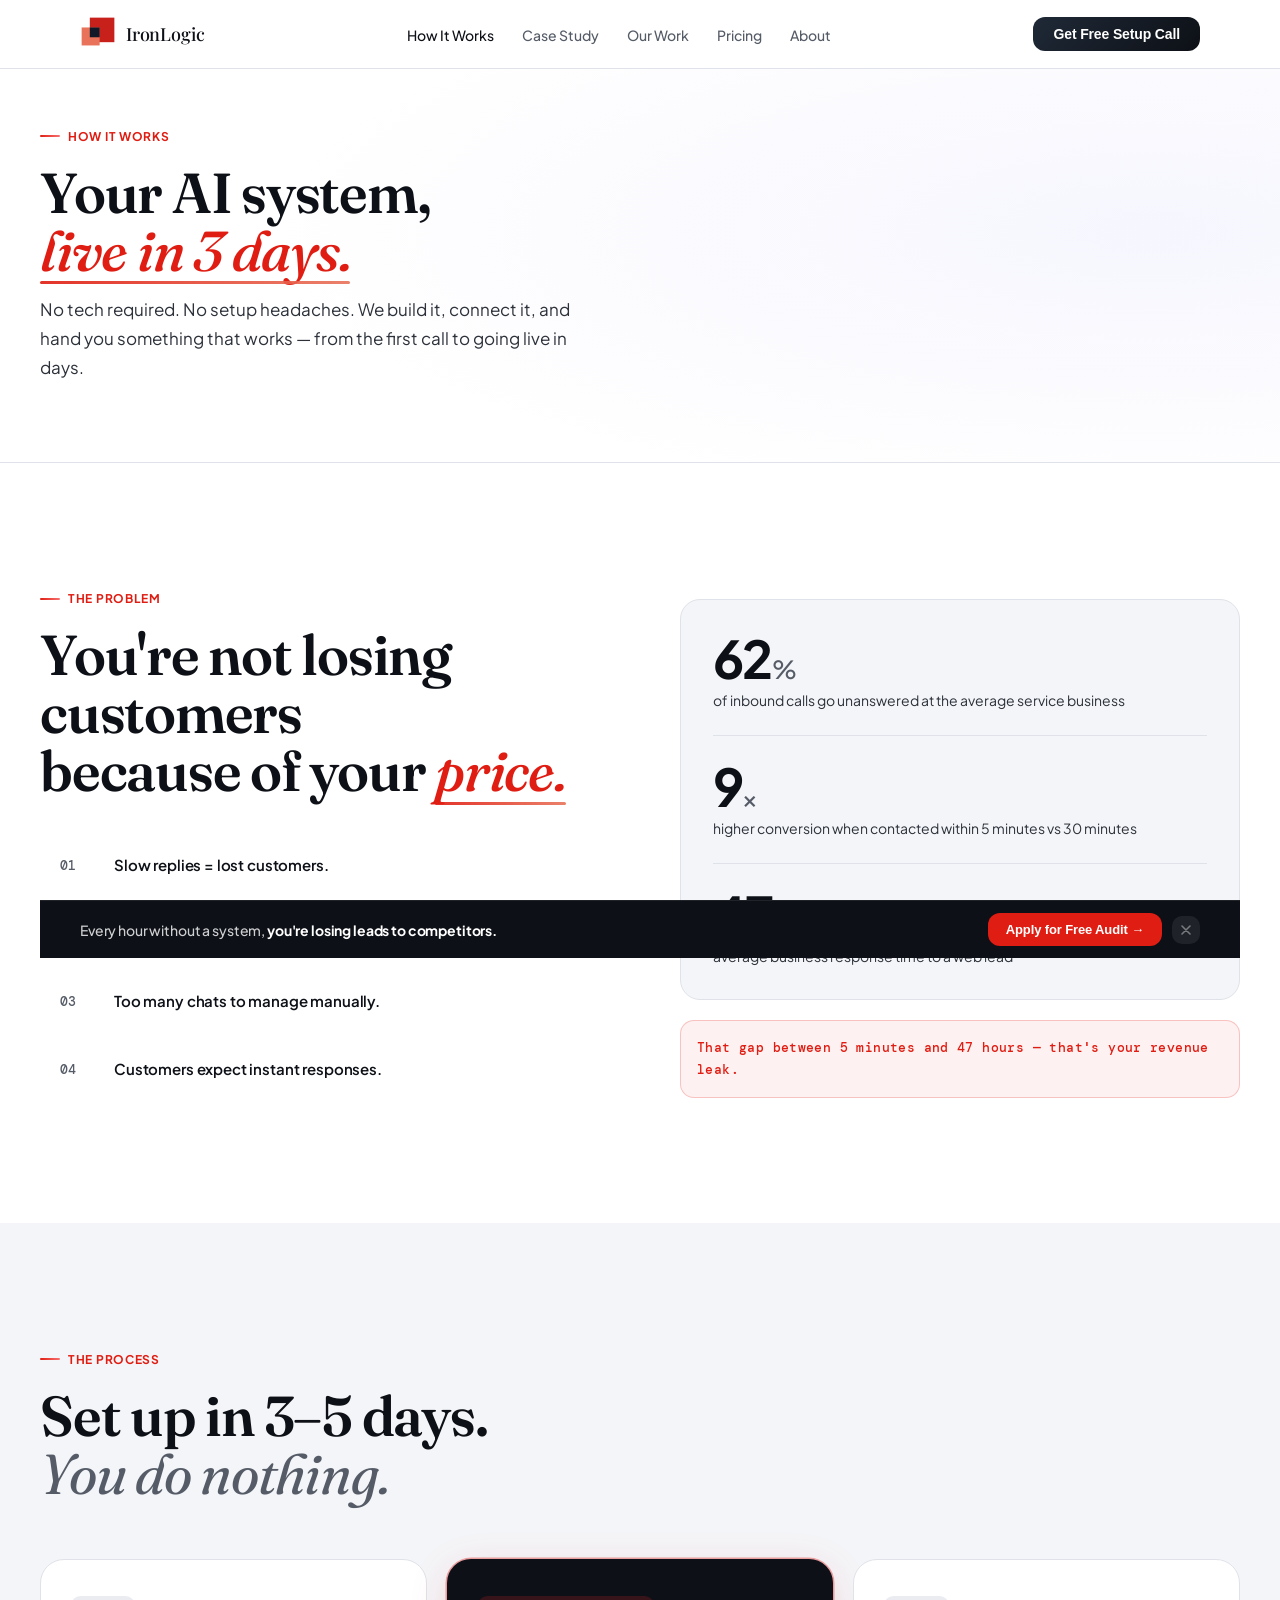
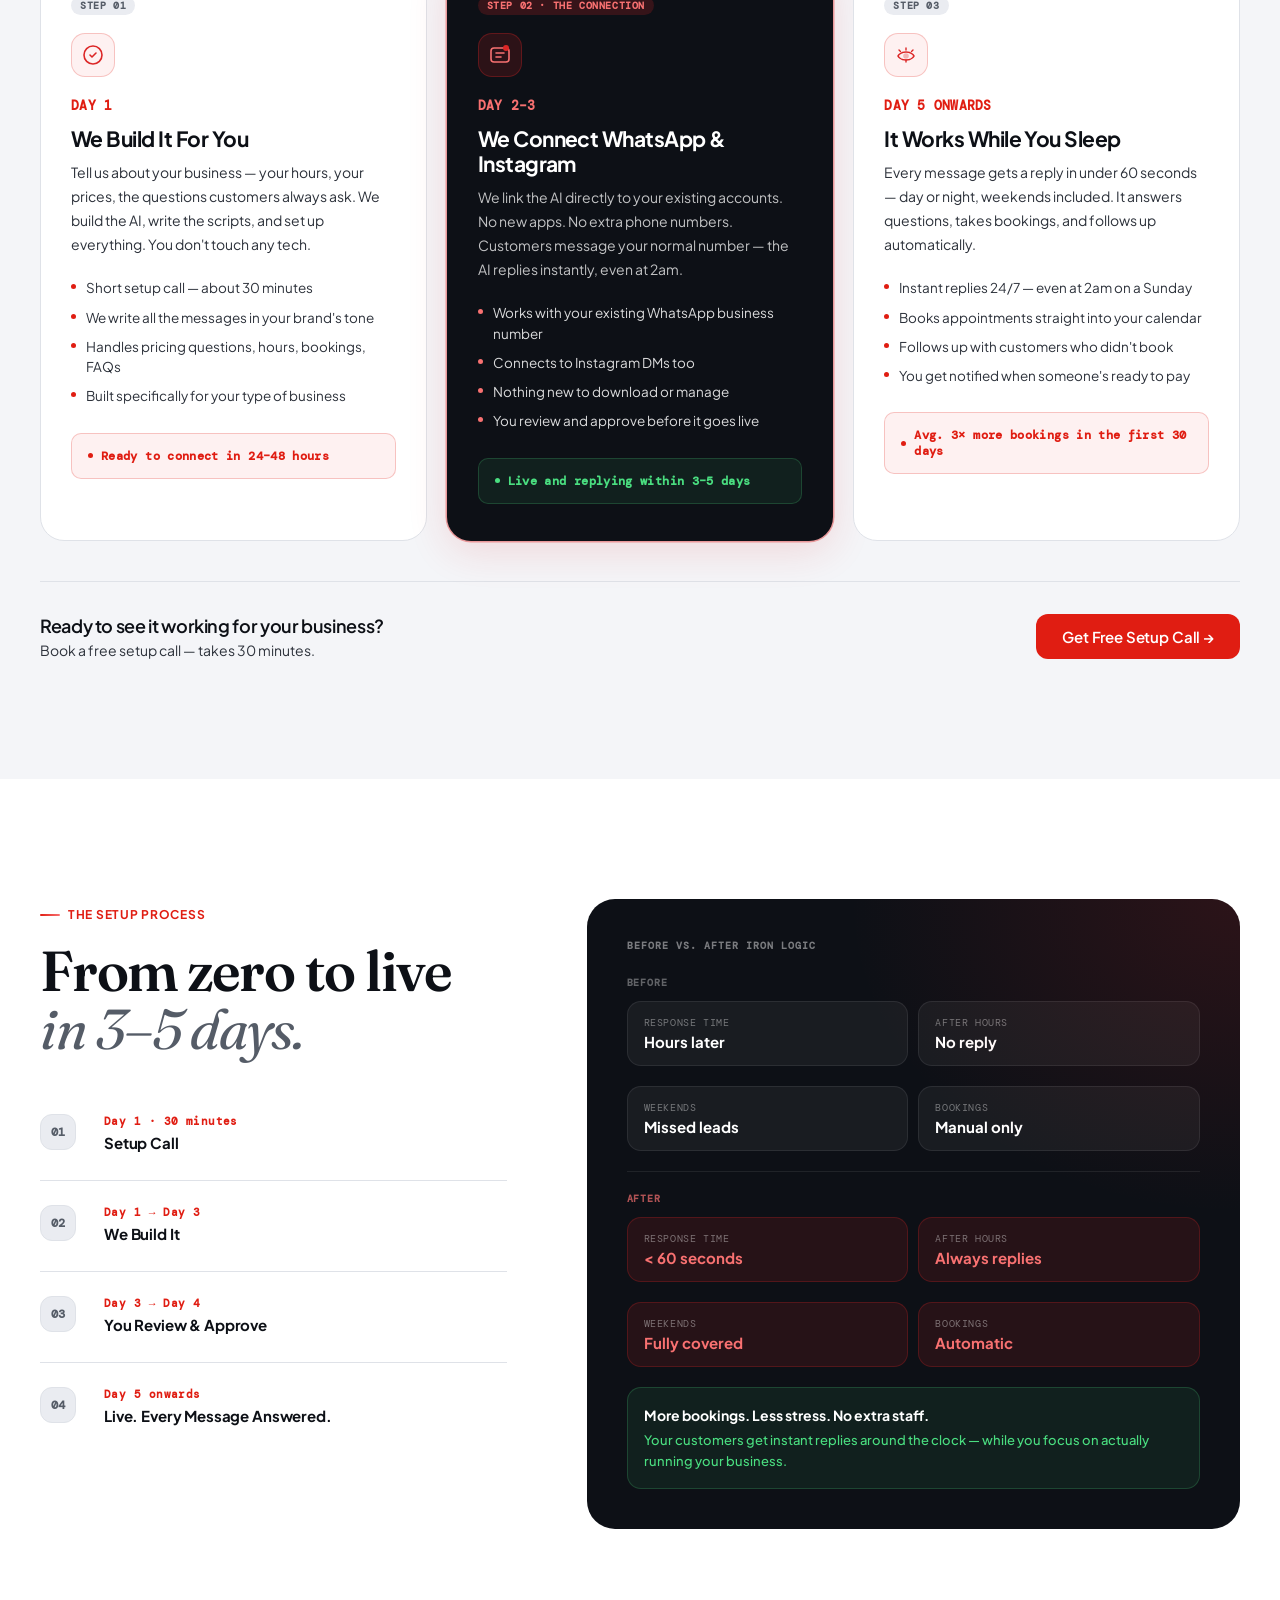
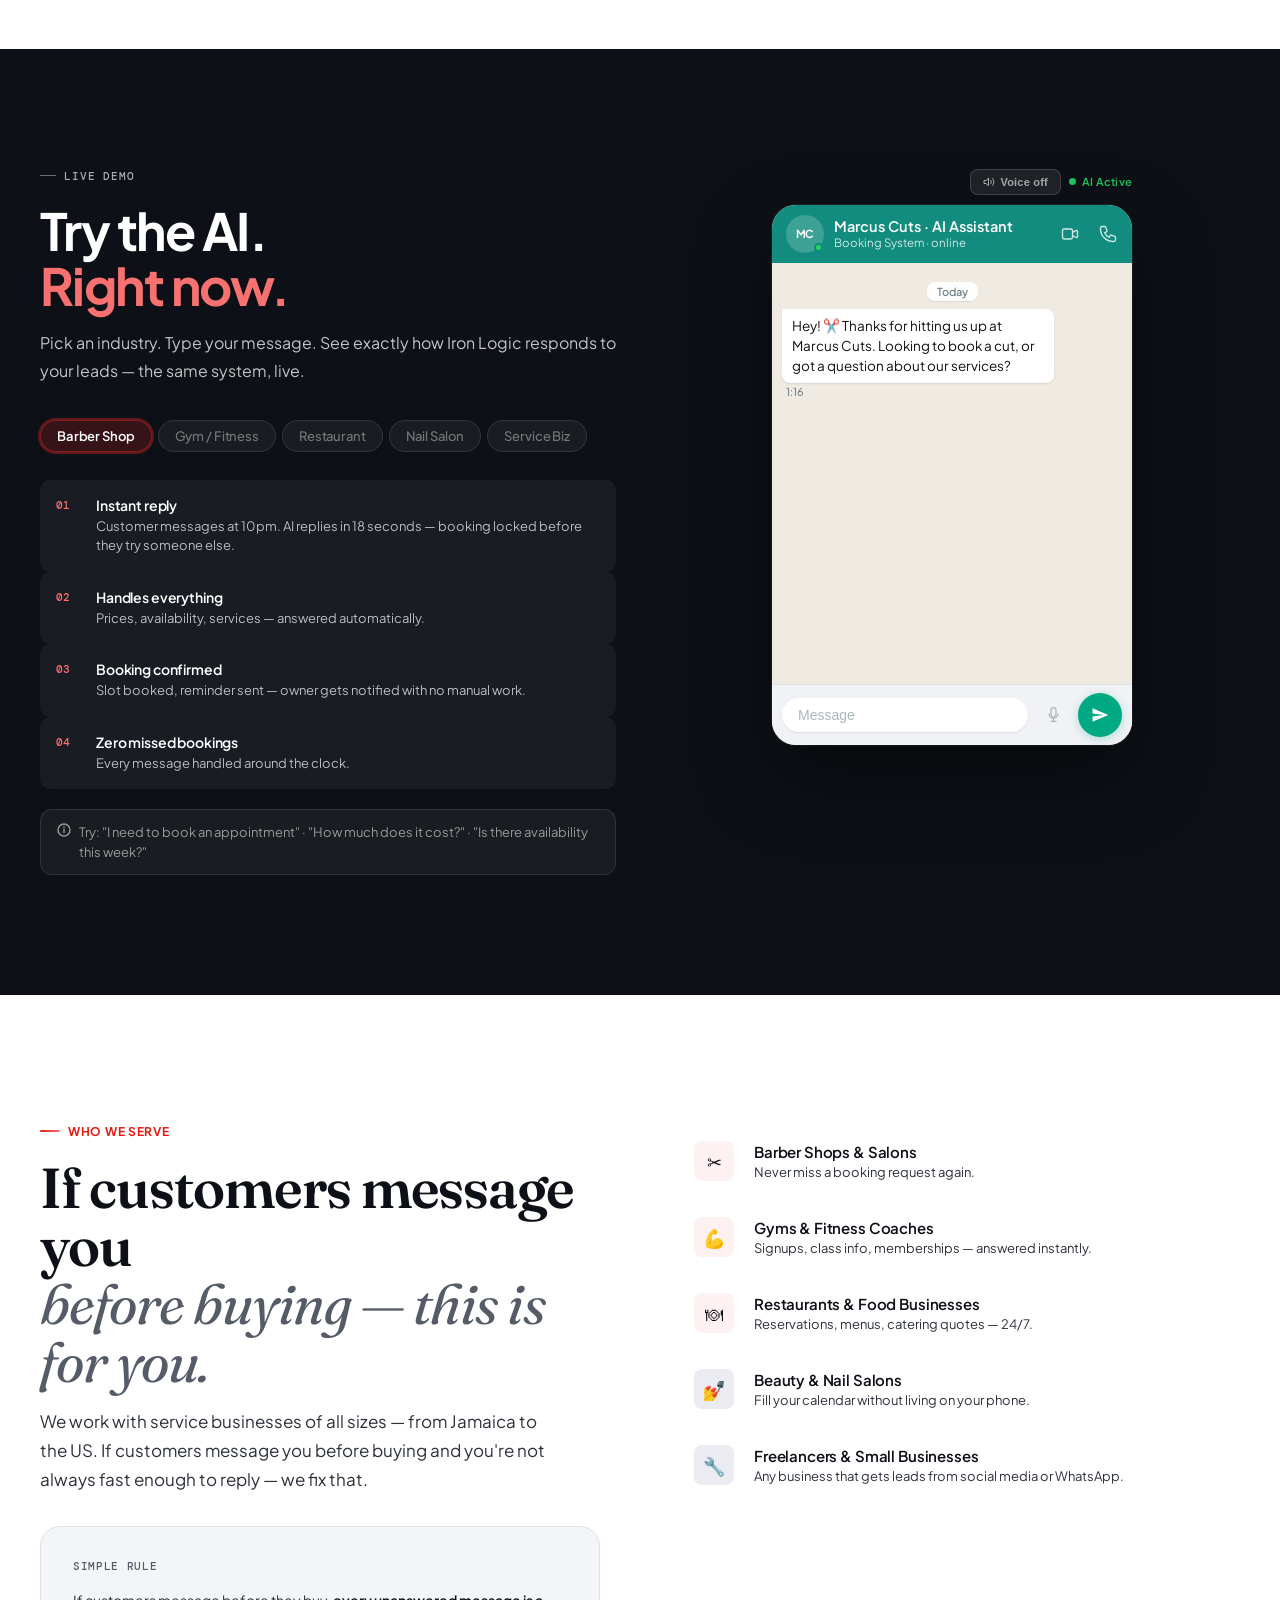
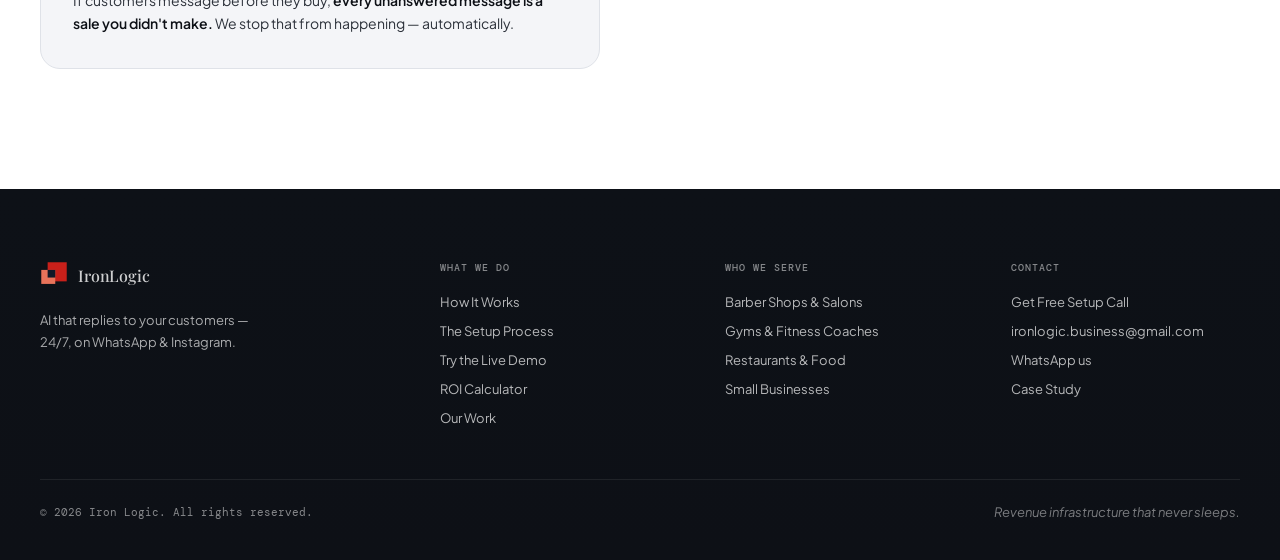
<file: how-it-works.html>
<!DOCTYPE html>
<html lang="en">
<head>
<meta charset="UTF-8">
<meta name="viewport" content="width=device-width, initial-scale=1.0">
<title>How It Works — Iron Logic</title>
<meta name="description" content="See exactly how Iron Logic builds and deploys your AI system in 3–5 days. No tech skills required. Works on WhatsApp and Instagram.">
<link rel="canonical" href="https://ironlogic.ai/how-it-works">
<link rel="icon" type="image/svg+xml" href="data:image/svg+xml,<svg xmlns='http://www.w3.org/2000/svg' viewBox='0 0 44 44'><rect x='12' y='2' width='30' height='30' rx='4' fill='%23C8201A'/><rect x='2' y='14' width='22' height='22' rx='4' fill='%23E8735A'/><rect x='12' y='14' width='12' height='12' fill='%23111827'/></svg>">
<link rel="preconnect" href="https://fonts.googleapis.com">
<link rel="preconnect" href="https://fonts.gstatic.com" crossorigin>
<link href="https://fonts.googleapis.com/css2?family=Plus+Jakarta+Sans:wght@300;400;500;600;700;800&family=Fraunces:ital,opsz,wght@0,9..144,400..600;1,9..144,400..600&family=DM+Mono:wght@300;400;500&family=Playfair+Display:wght@400;500;600&display=swap" rel="stylesheet">
<link href="https://assets.calendly.com/assets/external/widget.css" rel="stylesheet">
<link rel="stylesheet" href="style.css">
</head>
<body>
<div id="progress"></div>

<!-- AUDIT MODAL -->
<div id="modal-overlay" role="dialog" aria-modal="true" aria-labelledby="modal-title">
  <div class="modal">
    <div id="modal-form-view">
      <div class="modal-hdr">
        <div class="modal-hdr-left">
          <div class="modal-hdr-mark"><svg width="18" height="18" viewBox="0 0 44 44" fill="none"><rect x="14" y="2" width="28" height="28" rx="3" fill="#C8201A"/><rect x="2" y="14" width="28" height="28" rx="3" fill="#E8735A"/><rect x="14" y="14" width="16" height="16" rx="2" fill="#111827"/></svg></div>
          <div class="modal-hdr-info">
            <div class="modal-hdr-name">Iron Logic</div>
            <div class="modal-hdr-step" id="modal-hdr-step">Step 1 of 3 · About you</div>
          </div>
        </div>
        <button class="modal-progress-close" id="modal-close" aria-label="Close" type="button"><svg width="11" height="11" viewBox="0 0 14 14" fill="none"><path d="M1 1l12 12M13 1L1 13" stroke="currentColor" stroke-width="1.8" stroke-linecap="round"/></svg></button>
      </div>
      <div class="modal-pbar"><div class="modal-pbar-fill" id="modal-pbar-fill" style="width:33.3%"></div></div>
      <form id="audit-form" novalidate>
        <div class="modal-steps-wrap">
          <div class="modal-step active" id="step1">
            <div class="modal-step-title" id="modal-title">Start your application.</div>
            <div class="modal-step-sub">Takes 2 minutes · Free audit · Reviewed within 24 hours</div>
            <div class="form-2col">
              <div class="form-row"><label for="f-name">Your Name</label><input id="f-name" name="name" type="text" placeholder="John Smith" required></div>
              <div class="form-row"><label for="f-biz">Business Name</label><input id="f-biz" name="business" type="text" placeholder="Acme Realty" required></div>
            </div>
            <div class="form-2col">
              <div class="form-row"><label for="f-email">Email</label><input id="f-email" name="email" type="email" placeholder="you@company.com" required></div>
              <div class="form-row"><label for="f-phone">Phone</label><input id="f-phone" name="phone" type="tel" placeholder="+1 (555) 000-0000" required></div>
            </div>
            <div class="form-row"><label for="f-industry">Industry</label><select id="f-industry" name="industry" required><option value="">Select…</option><option>Barber Shop / Hair Salon</option><option>Gym / Fitness / Personal Training</option><option>Restaurant / Food Business</option><option>Beauty / Nail Salon</option><option>Real Estate</option><option>Medical / Dental / Clinic</option><option>Law Firm / Legal Services</option><option>Home Services (HVAC, Roofing, etc.)</option><option>Freelancer / Consultant</option><option>Retail / eCommerce</option><option>Other</option></select></div>
            <div class="modal-step-btns"><button class="modal-btn-next" id="next1" type="button">Continue →</button></div>
          </div>
          <div class="modal-step" id="step2">
            <div class="modal-step-title">Your numbers.</div>
            <div class="modal-step-sub">We use this to calculate your actual revenue leak before we speak.</div>
            <div class="form-2col">
              <div class="form-row"><label for="f-deal">Average Sale Value</label><select id="f-deal" name="deal_value" required><option value="">Select…</option><option>J$500 – J$2,000</option><option>J$2,000 – J$10,000</option><option>J$10,000 – J$50,000</option><option>J$50,000+</option></select></div>
              <div class="form-row"><label for="f-leads">Monthly Inbound Leads</label><select id="f-leads-m" name="monthly_leads" required><option value="">Select…</option><option>Fewer than 20</option><option>20 – 50</option><option>50 – 150</option><option>150 – 500</option><option>500+</option></select></div>
            </div>
            <div class="form-2col">
              <div class="form-row"><label for="f-response">Current Response Time</label><select id="f-response" name="response_time" required><option value="">Select…</option><option>Under 5 minutes</option><option>5 – 30 minutes</option><option>30 min – 2 hours</option><option>2 – 24 hours</option><option>Over 24 hours / missed</option></select></div>
              <div class="form-row"><label for="f-monthly-rev">Monthly Revenue (approx)</label><select id="f-monthly-rev" name="monthly_revenue"><option value="">Select…</option><option>Under J$100k</option><option>J$100k – J$500k</option><option>J$500k – J$2M</option><option>J$2M – J$10M</option><option>J$10M+</option></select></div>
            </div>
            <div class="form-row"><label for="f-tools">Current tools / CRM (if any)</label><input id="f-tools" name="current_tools" type="text" placeholder="e.g. HubSpot, spreadsheets, nothing…"></div>
            <div class="modal-step-btns"><button class="modal-btn-back" id="back2" type="button">← Back</button><button class="modal-btn-next" id="next2" type="button">Continue →</button></div>
          </div>
          <div class="modal-step" id="step3">
            <div class="modal-step-title">Last step.</div>
            <div class="modal-step-sub">This shapes what we bring to the call — be specific.</div>
            <div class="form-row"><label for="f-gap">Biggest gap in your lead process</label><select id="f-gap" name="lead_gap" required><option value="">Select…</option><option>Missing calls / leads after hours</option><option>Slow follow-up losing deals to competitors</option><option>No system — following up manually</option><option>Too many unqualified leads wasting time</option><option>Old leads never re-engaged</option><option>All of the above</option></select></div>
            <div class="form-2col">
              <div class="form-row"><label for="f-budget">Project budget range</label><select id="f-budget" name="budget"><option value="">Select…</option><option>Under $2,000</option><option>$2,000 – $5,000</option><option>$5,000 – $10,000</option><option>$10,000+</option><option>Depends on ROI shown</option></select></div>
              <div class="form-row"><label for="f-timeline">Ready to start</label><select id="f-timeline" name="timeline"><option value="">Select…</option><option>Immediately</option><option>Within 30 days</option><option>1 – 3 months</option><option>Just exploring</option></select></div>
            </div>
            <div class="form-row"><label for="f-goal">What does success look like in 90 days? <span style="color:var(--ink4);font-weight:400">(optional)</span></label><textarea id="f-goal" name="success_goal" placeholder="e.g. Double booked appointments…"></textarea></div>
            <div class="modal-step-btns"><button class="modal-btn-back" id="back3" type="button">← Back</button><button class="modal-btn-next" id="modal-submit" type="submit">Submit Application →</button></div>
            <div class="modal-note">Reviewed within 24 hours · Qualifying businesses only · No obligation</div>
          </div>
        </div>
      </form>
    </div>
    <div id="modal-success-view" class="modal-success" style="display:none">
      <div class="ms-top">
        <div class="ms-check"><svg width="20" height="20" viewBox="0 0 20 20" fill="none"><path d="M4 10l4.5 4.5L16 6" stroke="#fff" stroke-width="2.2" stroke-linecap="round" stroke-linejoin="round"/></svg></div>
        <h3>Application received.</h3>
        <p>You'll hear from us within 24 hours.</p>
      </div>
      <div class="ms-bottom">
        <div class="ms-cal">
          <div class="ms-cal-label">Skip the wait — reserve your audit slot right now:</div>
          <button class="ms-cal-btn" onclick="Calendly.initPopupWidget({url:'https://calendly.com/ironlogic-business/ai-audit'});return false" type="button">Book your 30-min audit →</button>
          <div class="ms-cal-note">30 min · Video call · Free · No obligation</div>
        </div>
        <button class="ms-close" id="ms-close-btn" type="button">Close</button>
      </div>
    </div>
  </div>
</div>

<!-- VIDEO MODAL -->
<div id="video-overlay"><div class="video-modal"><video id="modal-video" controls playsinline preload="none"></video><div class="video-label" id="video-label"></div><button class="video-close" id="video-close" type="button"><svg width="12" height="12" viewBox="0 0 12 12" fill="none"><path d="M1 1l10 10M11 1L1 11" stroke="currentColor" stroke-width="1.8" stroke-linecap="round"/></svg></button></div></div>

<!-- STICKY CTA BAR -->
<div id="sticky-bar"><div class="sticky-inner"><div class="sticky-text">Every hour without a system, <strong>you're losing leads to competitors.</strong></div><div class="sticky-right"><button class="btn-primary mag" data-modal="open" type="button" style="font-size:13px;padding:9px 18px">Apply for Free Audit →</button><button class="sticky-dismiss" id="sticky-dismiss" type="button" title="Dismiss"><svg width="10" height="10" viewBox="0 0 10 10" fill="none"><path d="M1 1l8 8M9 1L1 9" stroke="currentColor" stroke-width="1.6" stroke-linecap="round"/></svg></button></div></div></div>

<!-- EXIT INTENT -->
<div id="exit-overlay"><div class="exit-card"><button class="exit-close" id="exit-close" type="button"><svg width="10" height="10" viewBox="0 0 10 10" fill="none"><path d="M1 1l8 8M9 1L1 9" stroke="currentColor" stroke-width="1.6" stroke-linecap="round"/></svg></button><div class="exit-eyebrow">Before you go</div><h3 class="exit-h">How much did you lose<br>this week?</h3><p class="exit-p">The average service business misses 62% of inbound leads. At $3,500 per deal, that's real money leaving every single day.</p><button class="btn-primary mag" data-modal="open" type="button" style="width:100%;justify-content:center;font-size:15px;padding:13px">Find My Revenue Leak →</button></div></div>

<!-- NAV -->
<nav id="nav">
  <div class="nav-i">
    <a href="index.html" class="logo" aria-label="Iron Logic home">
      <span class="logo-mark" aria-hidden="true"><svg width="36" height="36" viewBox="0 0 44 44" fill="none"><rect x="12" y="2" width="30" height="30" fill="#C8201A"/><rect x="2" y="14" width="22" height="22" fill="#E8735A"/><rect x="12" y="14" width="12" height="12" fill="#111827"/></svg></span>
      <span class="logo-name">IronLogic</span>
    </a>
    <ul class="nav-links">
      <li><a href="how-it-works.html" style="color:var(--ink)">How It Works</a></li>
      <li><a href="case-study.html">Case Study</a></li>
      <li><a href="our-work.html">Our Work</a></li>
      <li><a href="pricing.html">Pricing</a></li>
      <li><a href="about.html">About</a></li>
    </ul>
    <button class="nav-ham" id="nav-ham" type="button" aria-label="Menu"><span></span><span></span><span></span></button>
    <button class="nav-cta mag" data-modal="open" type="button">Get Free Setup Call</button>
  </div>
</nav>

<!-- PAGE BANNER -->
<div class="page-hero hiw">
  <div class="page-hero-inner">
    <span class="eyebrow rv">How It Works</span>
    <h1 class="sec-h rv">Your AI system,<br><span class="word-cycle" data-words="live in 3 days.|built for you.|always on.|zero effort." data-interval="2600"><span class="cycle-word">live in 3 days.</span><span class="cycle-bar"></span></span></h1>
    <p class="sec-p rv" style="margin-top:12px">No tech required. No setup headaches. We build it, connect it, and hand you something that works — from the first call to going live in days.</p>
  </div>
</div>

<!-- PROBLEM -->
<section id="problem" class="sec">
  <div class="sec-w">
    <div class="prob-layout">
      <div>
        <span class="eyebrow rv">The Problem</span>
        <h2 class="sec-h rv">You're not losing customers<br>because of your <span class="word-cycle" data-words="price.|product.|service.|speed.|follow-up.|availability." data-interval="2200"><span class="cycle-word">price.</span><span class="cycle-bar"></span></span></h2>
        <div class="prob-items" style="margin-top:32px">
          <div class="pi rv"><div class="pi-num">01</div><div><div class="pi-h">Slow replies = lost customers.</div></div></div>
          <div class="pi rv delay-1"><div class="pi-num">02</div><div><div class="pi-h">Missed messages = missed money.</div></div></div>
          <div class="pi rv delay-2"><div class="pi-num">03</div><div><div class="pi-h">Too many chats to manage manually.</div></div></div>
          <div class="pi rv delay-3"><div class="pi-num">04</div><div><div class="pi-h">Customers expect instant responses.</div></div></div>
        </div>
      </div>
      <div>
        <div class="prob-stats rv tilt">
          <div class="stat-item"><div class="stat-n">62<sub>%</sub></div><div class="stat-l">of inbound calls go unanswered at the average service business</div></div>
          <div class="stat-item"><div class="stat-n">9<sub>×</sub></div><div class="stat-l">higher conversion when contacted within 5 minutes vs 30 minutes</div></div>
          <div class="stat-item"><div class="stat-n">47<sub>hrs</sub></div><div class="stat-l">average business response time to a web lead</div></div>
        </div>
        <div class="prob-callout rv">That gap between 5 minutes and 47 hours — that's your revenue leak.</div>
      </div>
    </div>
  </div>
</section>

<!-- SYSTEMS -->
<section id="systems" class="sec" style="background:var(--bg2)">
  <div class="sec-w">
    <div class="sys-hdr">
      <span class="eyebrow rv">The Process</span>
      <h2 class="sec-h rv">Set up in 3–5 days.<br><span class="muted">You do nothing.</span></h2>
    </div>
    <div class="sys-grid">
      <div class="sc rv tilt">
        <div class="sc-num"><span class="sc-num-badge">Step 01</span></div>
        <div class="sc-icon"><svg width="22" height="22" viewBox="0 0 22 22" fill="none"><path d="M11 2a9 9 0 100 18A9 9 0 0011 2z" stroke="#dc2626" stroke-width="1.6"/><path d="M8 11l2 2 4-4" stroke="#dc2626" stroke-width="1.6" stroke-linecap="round" stroke-linejoin="round"/></svg></div>
        <div class="sc-explainer">Day 1</div>
        <h3 class="sc-h">We Build It For You</h3>
        <p class="sc-p">Tell us about your business — your hours, your prices, the questions customers always ask. We build the AI, write the scripts, and set up everything. You don't touch any tech.</p>
        <ul class="sc-list"><li>Short setup call — about 30 minutes</li><li>We write all the messages in your brand's tone</li><li>Handles pricing questions, hours, bookings, FAQs</li><li>Built specifically for your type of business</li></ul>
        <div class="sc-result">Ready to connect in 24–48 hours</div>
      </div>
      <div class="sc featured rv tilt">
        <div class="sc-num"><span class="sc-num-badge">Step 02 · The Connection</span></div>
        <div class="sc-icon"><svg width="22" height="22" viewBox="0 0 22 22" fill="none"><rect x="2" y="4" width="18" height="14" rx="3" stroke="#f87171" stroke-width="1.6"/><path d="M7 9h8M7 13h5" stroke="#f87171" stroke-width="1.6" stroke-linecap="round"/><circle cx="17" cy="4" r="3" fill="#dc2626"/></svg></div>
        <div class="sc-explainer">Day 2–3</div>
        <h3 class="sc-h">We Connect WhatsApp &amp; Instagram</h3>
        <p class="sc-p">We link the AI directly to your existing accounts. No new apps. No extra phone numbers. Customers message your normal number — the AI replies instantly, even at 2am.</p>
        <ul class="sc-list"><li>Works with your existing WhatsApp business number</li><li>Connects to Instagram DMs too</li><li>Nothing new to download or manage</li><li>You review and approve before it goes live</li></ul>
        <div class="sc-result">Live and replying within 3–5 days</div>
      </div>
      <div class="sc rv tilt">
        <div class="sc-num"><span class="sc-num-badge">Step 03</span></div>
        <div class="sc-icon"><svg width="22" height="22" viewBox="0 0 22 22" fill="none"><path d="M3 12s2-4 8-4 8 4 8 4-2 4-8 4-8-4-8-4z" stroke="#dc2626" stroke-width="1.6" stroke-linecap="round" stroke-linejoin="round"/><circle cx="11" cy="12" r="2" fill="#dc2626" opacity=".3" stroke="#dc2626" stroke-width="1.6"/><path d="M11 4v2M11 18v-2M4 6l1.5 1.5M18 6l-1.5 1.5" stroke="#dc2626" stroke-width="1.4" stroke-linecap="round"/></svg></div>
        <div class="sc-explainer">Day 5 onwards</div>
        <h3 class="sc-h">It Works While You Sleep</h3>
        <p class="sc-p">Every message gets a reply in under 60 seconds — day or night, weekends included. It answers questions, takes bookings, and follows up automatically.</p>
        <ul class="sc-list"><li>Instant replies 24/7 — even at 2am on a Sunday</li><li>Books appointments straight into your calendar</li><li>Follows up with customers who didn't book</li><li>You get notified when someone's ready to pay</li></ul>
        <div class="sc-result">Avg. 3× more bookings in the first 30 days</div>
      </div>
    </div>
    <div class="sys-bottom rv">
      <div><div class="sys-bottom-t">Ready to see it working for your business?</div><div class="sys-bottom-s">Book a free setup call — takes 30 minutes.</div></div>
      <a href="#" data-modal="open" class="btn-primary mag" style="text-decoration:none">Get Free Setup Call →</a>
    </div>
  </div>
</section>

<!-- HOW WE BUILD -->
<section id="how-we-build" class="sec">
  <div class="sec-w">
    <div class="hwb-grid">
      <div>
        <span class="eyebrow rv">The Setup Process</span>
        <h2 class="sec-h rv">From zero to live<br><span class="muted">in 3–5 days.</span></h2>
        <div class="hwb-steps" style="margin-top:32px">
          <div class="hwb-step rv"><div class="hwb-step-num">01</div><div><div class="hwb-step-time">Day 1 · 30 minutes</div><div class="hwb-step-h">Setup Call</div></div></div>
          <div class="hwb-step rv delay-1"><div class="hwb-step-num">02</div><div><div class="hwb-step-time">Day 1 → Day 3</div><div class="hwb-step-h">We Build It</div></div></div>
          <div class="hwb-step rv delay-2"><div class="hwb-step-num">03</div><div><div class="hwb-step-time">Day 3 → Day 4</div><div class="hwb-step-h">You Review &amp; Approve</div></div></div>
          <div class="hwb-step rv delay-3"><div class="hwb-step-num">04</div><div><div class="hwb-step-time">Day 5 onwards</div><div class="hwb-step-h">Live. Every Message Answered.</div></div></div>
        </div>
      </div>
      <div class="rv delay-1">
        <div class="hwb-panel">
          <div class="hwb-panel-eyebrow">Before vs. After Iron Logic</div>
          <div style="margin-bottom:12px">
            <div class="hwb-col-label">Before</div>
            <div class="hwb-row">
              <div class="hwb-item"><div class="hwb-item-k">Response time</div><div class="hwb-item-v">Hours later</div></div>
              <div class="hwb-item"><div class="hwb-item-k">After hours</div><div class="hwb-item-v">No reply</div></div>
              <div class="hwb-item" style="margin-top:10px"><div class="hwb-item-k">Weekends</div><div class="hwb-item-v">Missed leads</div></div>
              <div class="hwb-item" style="margin-top:10px"><div class="hwb-item-k">Bookings</div><div class="hwb-item-v">Manual only</div></div>
            </div>
          </div>
          <div class="hwb-divider"></div>
          <div style="margin-bottom:20px">
            <div class="hwb-col-label" style="color:rgba(248,113,113,.7)">After</div>
            <div class="hwb-row">
              <div class="hwb-item accent"><div class="hwb-item-k">Response time</div><div class="hwb-item-v">&lt; 60 seconds</div></div>
              <div class="hwb-item accent"><div class="hwb-item-k">After hours</div><div class="hwb-item-v">Always replies</div></div>
              <div class="hwb-item accent" style="margin-top:10px"><div class="hwb-item-k">Weekends</div><div class="hwb-item-v">Fully covered</div></div>
              <div class="hwb-item accent" style="margin-top:10px"><div class="hwb-item-k">Bookings</div><div class="hwb-item-v">Automatic</div></div>
            </div>
          </div>
          <div class="hwb-advantage"><strong>More bookings. Less stress. No extra staff.</strong>Your customers get instant replies around the clock — while you focus on actually running your business.</div>
        </div>
      </div>
    </div>
  </div>
</section>

<!-- DEMO -->
<div id="demo-section">
  <div class="demo-content">
    <div class="demo-left">
      <div class="demo-eyebrow">Live Demo</div>
      <h2 class="demo-h">Try the AI.<br><span class="accent">Right now.</span></h2>
      <p class="demo-p">Pick an industry. Type your message. See exactly how Iron Logic responds to your leads — the same system, live.</p>
      <div id="demo-tabs" style="margin-top:24px"></div>
      <div id="demo-steps"></div>
      <div class="demo-pipeline" id="demo-pipeline" style="display:none">
        <div class="pipeline-hdr"><div class="pipeline-hdr-dot"></div><span>Processing</span></div>
        <div class="dp-stages">
          <div class="dp-stage" id="dp-stage-0"><div class="dp-dot"></div><div class="dp-stage-label">Reading message</div><div class="dp-check">✓</div></div>
          <div class="dp-stage" id="dp-stage-1"><div class="dp-dot"></div><div class="dp-stage-label">Searching knowledge base</div><div class="dp-check">✓</div></div>
          <div class="dp-stage" id="dp-stage-2"><div class="dp-dot"></div><div class="dp-stage-label">Classifying intent</div><div class="dp-check">✓</div></div>
          <div class="dp-stage" id="dp-stage-3"><div class="dp-dot"></div><div class="dp-stage-label">Formulating response</div><div class="dp-check">✓</div></div>
          <div class="dp-stage" id="dp-stage-4"><div class="dp-dot"></div><div class="dp-stage-label">Sending reply</div><div class="dp-check">✓</div></div>
        </div>
      </div>
      <div class="demo-hint">
        <svg width="14" height="14" viewBox="0 0 14 14" fill="none"><circle cx="7" cy="7" r="6" stroke="currentColor" stroke-width="1.4"/><path d="M7 6.5v3M7 4v.5" stroke="currentColor" stroke-width="1.4" stroke-linecap="round"/></svg>
        <span>Try: "I need to book an appointment" · "How much does it cost?" · "Is there availability this week?"</span>
      </div>
    </div>
    <div class="demo-right">
      <div class="demo-voice-row">
        <button class="wa-voice-btn" id="wa-voice-toggle" type="button"><svg width="12" height="12" viewBox="0 0 24 24" fill="none"><path d="M11 5L6 9H2v6h4l5 4V5z" stroke="currentColor" stroke-width="2" stroke-linecap="round" stroke-linejoin="round"/><path d="M19.07 4.93a10 10 0 010 14.14M15.54 8.46a5 5 0 010 7.07" stroke="currentColor" stroke-width="2" stroke-linecap="round" stroke-linejoin="round"/></svg><span>Voice off</span></button>
        <div class="demo-ai-badge"><span class="demo-ai-dot-live"></span><span>AI Active</span></div>
      </div>
      <div class="wa-phone">
        <div class="wa-hdr">
          <div class="wa-hdr-left">
            <div class="wa-av-wrap"><div class="wa-av" id="wa-av">PR</div><div class="wa-online-dot"></div></div>
            <div class="wa-info"><div class="wa-name-line" id="wa-name">Sarah · Premier Realty</div><div class="wa-status-line" id="wa-status">online</div></div>
          </div>
          <div class="wa-hdr-actions">
            <div class="wa-hdr-icon"><svg width="20" height="20" viewBox="0 0 24 24" fill="none"><path d="M15 10l4.553-2.276A1 1 0 0121 8.723v6.554a1 1 0 01-1.447.894L15 14M3 8a2 2 0 012-2h8a2 2 0 012 2v8a2 2 0 01-2 2H5a2 2 0 01-2-2V8z" stroke="currentColor" stroke-width="1.6" stroke-linecap="round" stroke-linejoin="round"/></svg></div>
            <div class="wa-hdr-icon"><svg width="20" height="20" viewBox="0 0 24 24" fill="none"><path d="M3 5a2 2 0 012-2h3.28a1 1 0 01.948.684l1.498 4.493a1 1 0 01-.502 1.21l-2.257 1.13a11.042 11.042 0 005.516 5.516l1.13-2.257a1 1 0 011.21-.502l4.493 1.498a1 1 0 01.684.949V19a2 2 0 01-2 2h-1C9.716 21 3 14.284 3 6V5z" stroke="currentColor" stroke-width="1.6" stroke-linecap="round" stroke-linejoin="round"/></svg></div>
          </div>
        </div>
        <div class="wa-body" id="wa-body"><div class="wa-date-div"><span>Today</span></div></div>
        <div class="wa-bar" id="wa-bar">
          <input type="text" class="wa-input" id="wa-input" placeholder="Message" maxlength="500" autocomplete="off">
          <div class="wa-rec-ui" id="wa-rec-ui"><canvas class="wa-wave-canvas" id="wa-wave-canvas" height="36"></canvas><span class="wa-rec-timer" id="wa-rec-timer">0:00</span></div>
          <button class="wa-mic-btn" id="wa-mic" type="button" title="Tap to record"><svg width="15" height="15" viewBox="0 0 24 24" fill="none"><path d="M12 1a4 4 0 014 4v7a4 4 0 01-8 0V5a4 4 0 014-4z" stroke="currentColor" stroke-width="2" stroke-linecap="round"/><path d="M19 11a7 7 0 01-14 0M12 19v4M8 23h8" stroke="currentColor" stroke-width="2" stroke-linecap="round" stroke-linejoin="round"/></svg></button>
          <button class="wa-send-btn" id="wa-send" type="button"><svg width="18" height="18" viewBox="0 0 24 24" fill="#fff"><path d="M2.01 21L23 12 2.01 3 2 10l15 2-15 2z"/></svg></button>
        </div>
      </div>
    </div>
  </div>
</div>

<!-- WHO WE SERVE -->
<section id="serve" class="sec">
  <div class="sec-w">
    <div class="serve-layout">
      <div>
        <span class="eyebrow rv">Who We Serve</span>
        <h2 class="sec-h rv">If customers message you<br><span class="muted">before buying — this is for you.</span></h2>
        <p class="sec-p rv" style="margin-top:16px">We work with service businesses of all sizes — from Jamaica to the US. If customers message you before buying and you're not always fast enough to reply — we fix that.</p>
        <div class="serve-aside rv" style="margin-top:32px">
          <div class="sa-label">Simple rule</div>
          <p class="sa-rule">If customers message before they buy, <strong>every unanswered message is a sale you didn't make.</strong> We stop that from happening — automatically.</p>
        </div>
      </div>
      <div class="serve-list rv">
        <div class="sr"><div class="sr-badge t1">✂</div><div><div class="sr-n">Barber Shops &amp; Salons</div><p class="sr-d">Never miss a booking request again.</p></div></div>
        <div class="sr"><div class="sr-badge t1">💪</div><div><div class="sr-n">Gyms &amp; Fitness Coaches</div><p class="sr-d">Signups, class info, memberships — answered instantly.</p></div></div>
        <div class="sr"><div class="sr-badge t1">🍽</div><div><div class="sr-n">Restaurants &amp; Food Businesses</div><p class="sr-d">Reservations, menus, catering quotes — 24/7.</p></div></div>
        <div class="sr"><div class="sr-badge">💅</div><div><div class="sr-n">Beauty &amp; Nail Salons</div><p class="sr-d">Fill your calendar without living on your phone.</p></div></div>
        <div class="sr"><div class="sr-badge">🔧</div><div><div class="sr-n">Freelancers &amp; Small Businesses</div><p class="sr-d">Any business that gets leads from social media or WhatsApp.</p></div></div>
      </div>
    </div>
  </div>
</section>

<!-- FOOTER -->
<footer>
  <div class="footer-inner">
    <div class="footer-top">
      <div>
        <div class="footer-logo"><a href="index.html" style="text-decoration:none;display:inline-flex;align-items:center;gap:10px" aria-label="Iron Logic home"><svg width="28" height="28" viewBox="0 0 44 44" fill="none" aria-hidden="true"><rect x="12" y="2" width="30" height="30" fill="#C8201A"/><rect x="2" y="14" width="22" height="22" fill="#E8735A"/><rect x="12" y="14" width="12" height="12" fill="#111827"/></svg><span style="font-family:'Playfair Display',Georgia,serif;font-size:16px;font-weight:500;color:rgba(255,255,255,.8);letter-spacing:-.01em">IronLogic</span></a></div>
        <p class="footer-tagline">AI that replies to your customers — 24/7, on WhatsApp &amp; Instagram.</p>
      </div>
      <div class="fc"><h4>What We Do</h4><ul><li><a href="how-it-works.html">How It Works</a></li><li><a href="how-it-works.html#how-we-build">The Setup Process</a></li><li><a href="how-it-works.html#demo-section">Try the Live Demo</a></li><li><a href="pricing.html#roi">ROI Calculator</a></li><li><a href="our-work.html">Our Work</a></li></ul></div>
      <div class="fc"><h4>Who We Serve</h4><ul><li><a href="how-it-works.html#serve">Barber Shops &amp; Salons</a></li><li><a href="how-it-works.html#serve">Gyms &amp; Fitness Coaches</a></li><li><a href="how-it-works.html#serve">Restaurants &amp; Food</a></li><li><a href="how-it-works.html#serve">Small Businesses</a></li></ul></div>
      <div class="fc"><h4>Contact</h4><ul><li><a href="#" data-modal="open">Get Free Setup Call</a></li><li><a href="mailto:ironlogic.business@gmail.com">ironlogic.business@gmail.com</a></li><li><a href="https://wa.me/18768600442" target="_blank" rel="noopener">WhatsApp us</a></li><li><a href="case-study.html">Case Study</a></li></ul></div>
    </div>
    <div class="footer-bot"><span class="footer-copy">© 2026 Iron Logic. All rights reserved.</span><span class="footer-tl">Revenue infrastructure that never sleeps.</span></div>
  </div>
</footer>

<script src="main.js"></script>
<script src="https://assets.calendly.com/assets/external/widget.js" type="text/javascript" async></script>
</body>
</html>
</file>
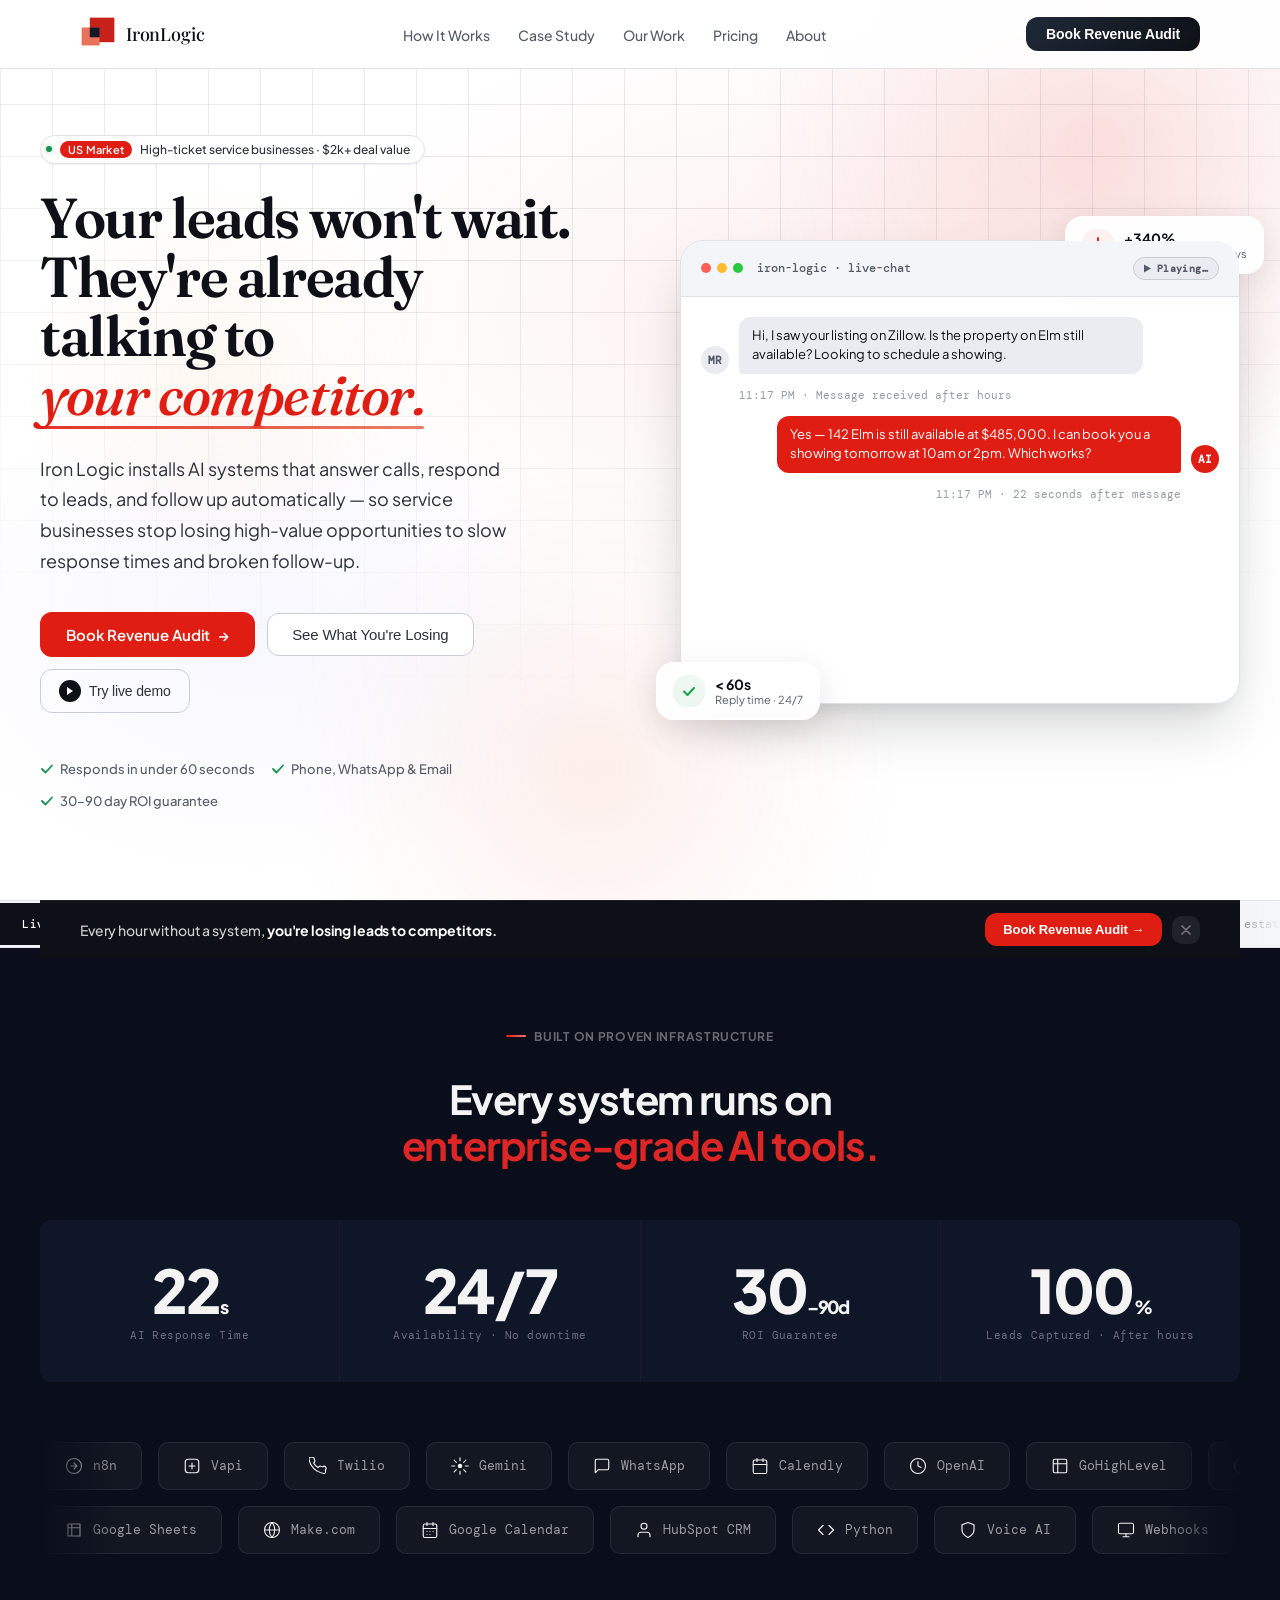
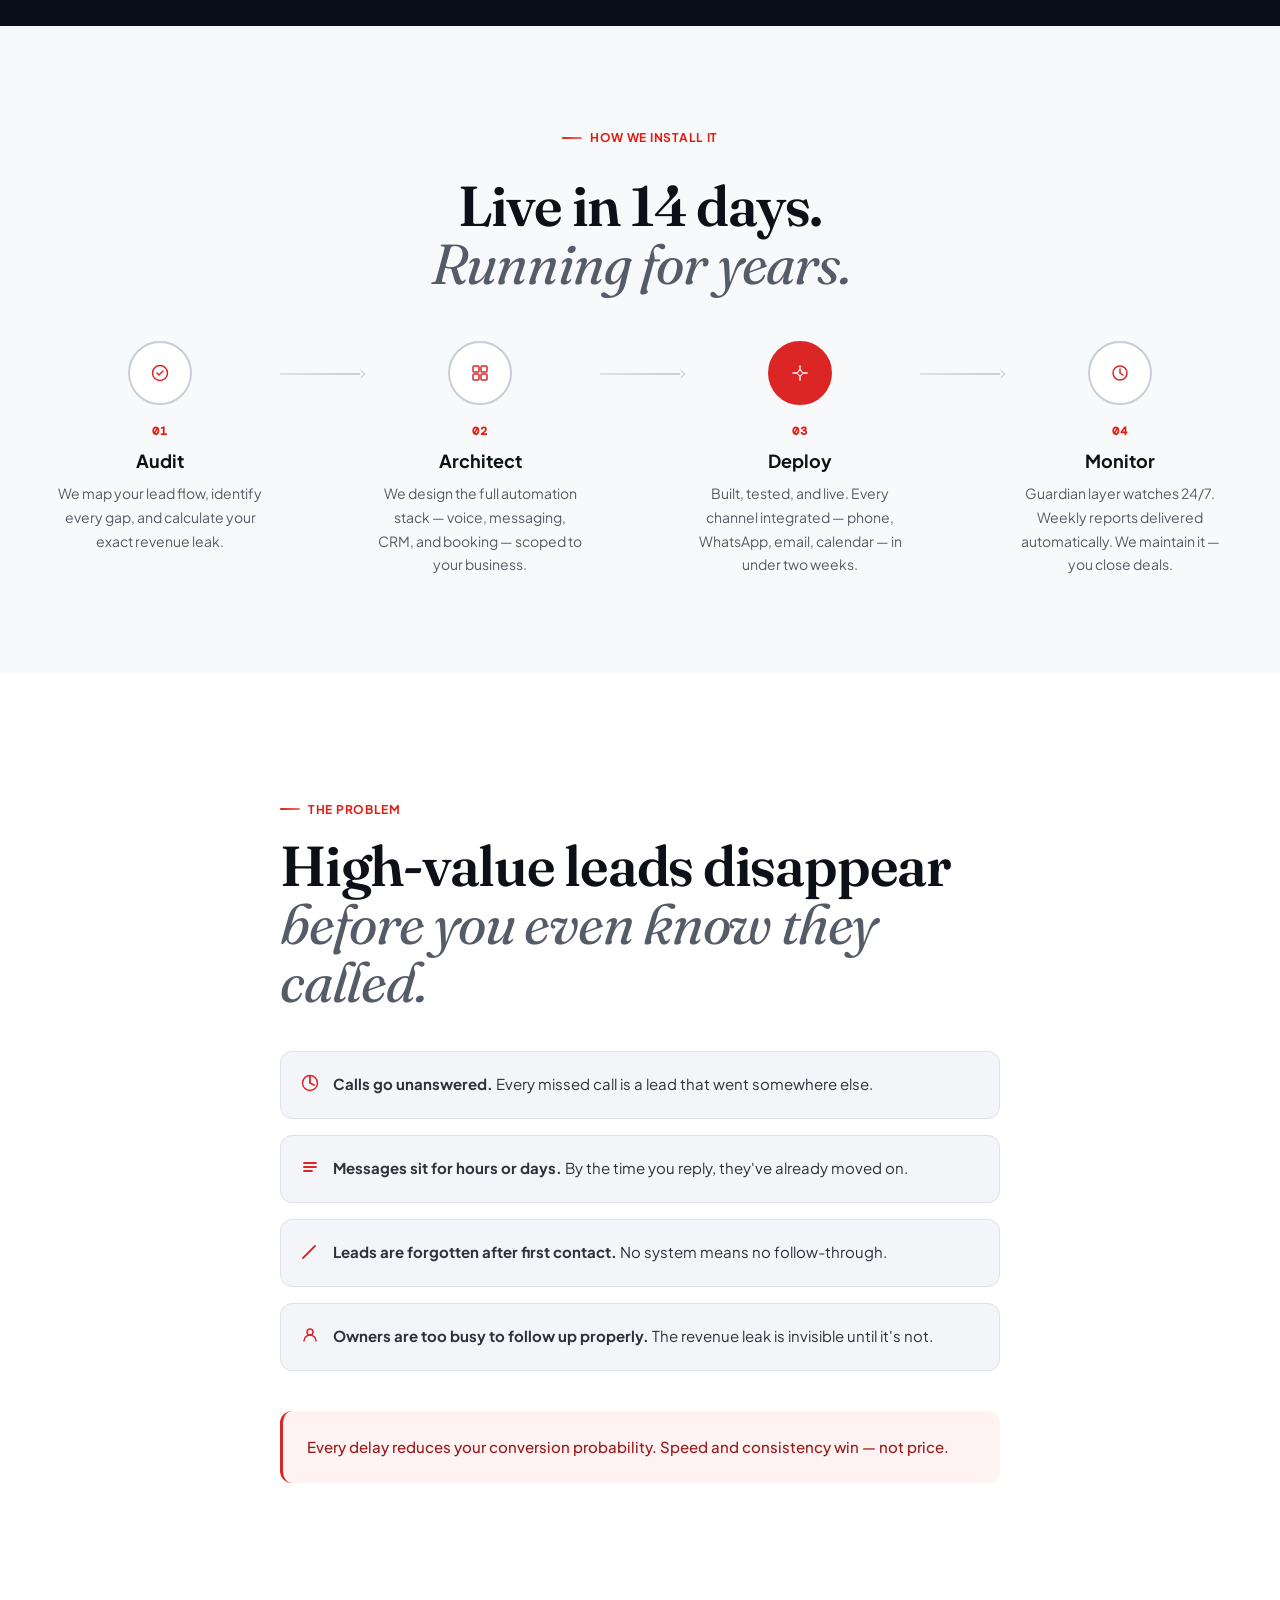
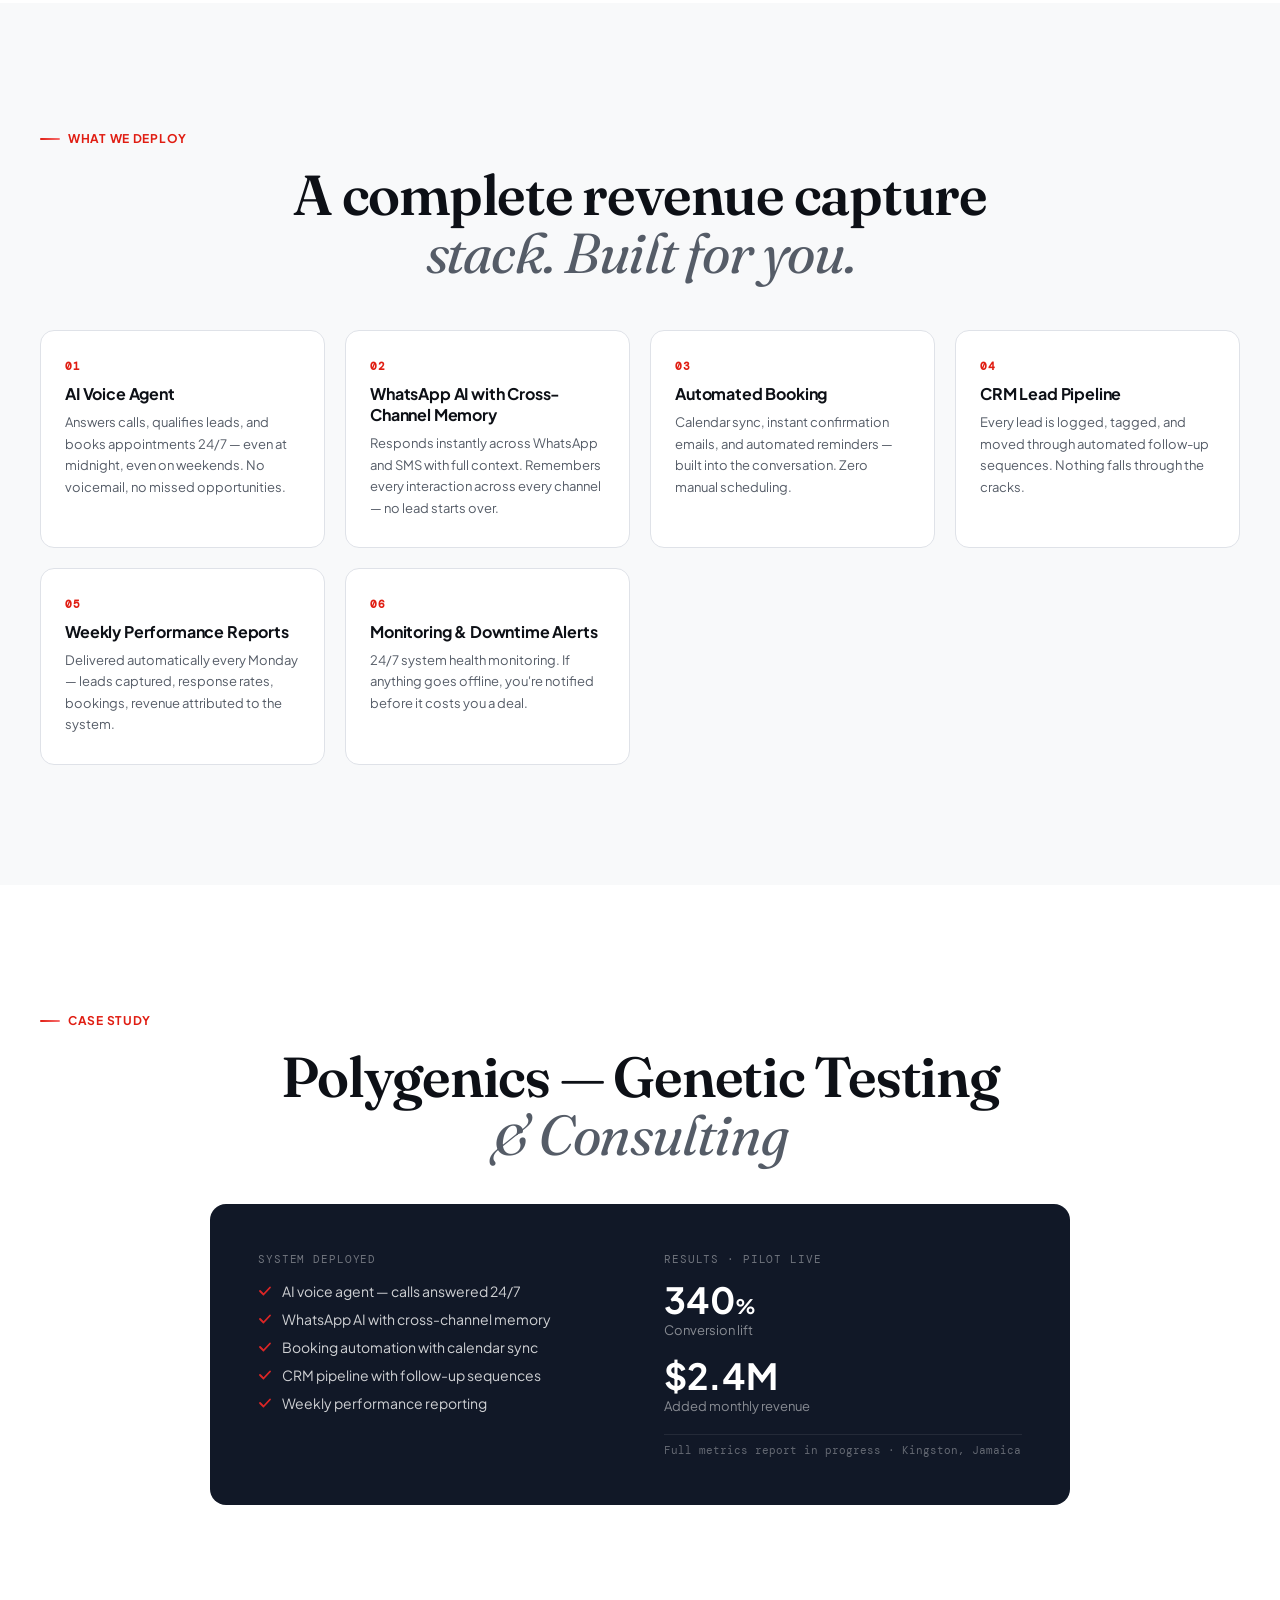
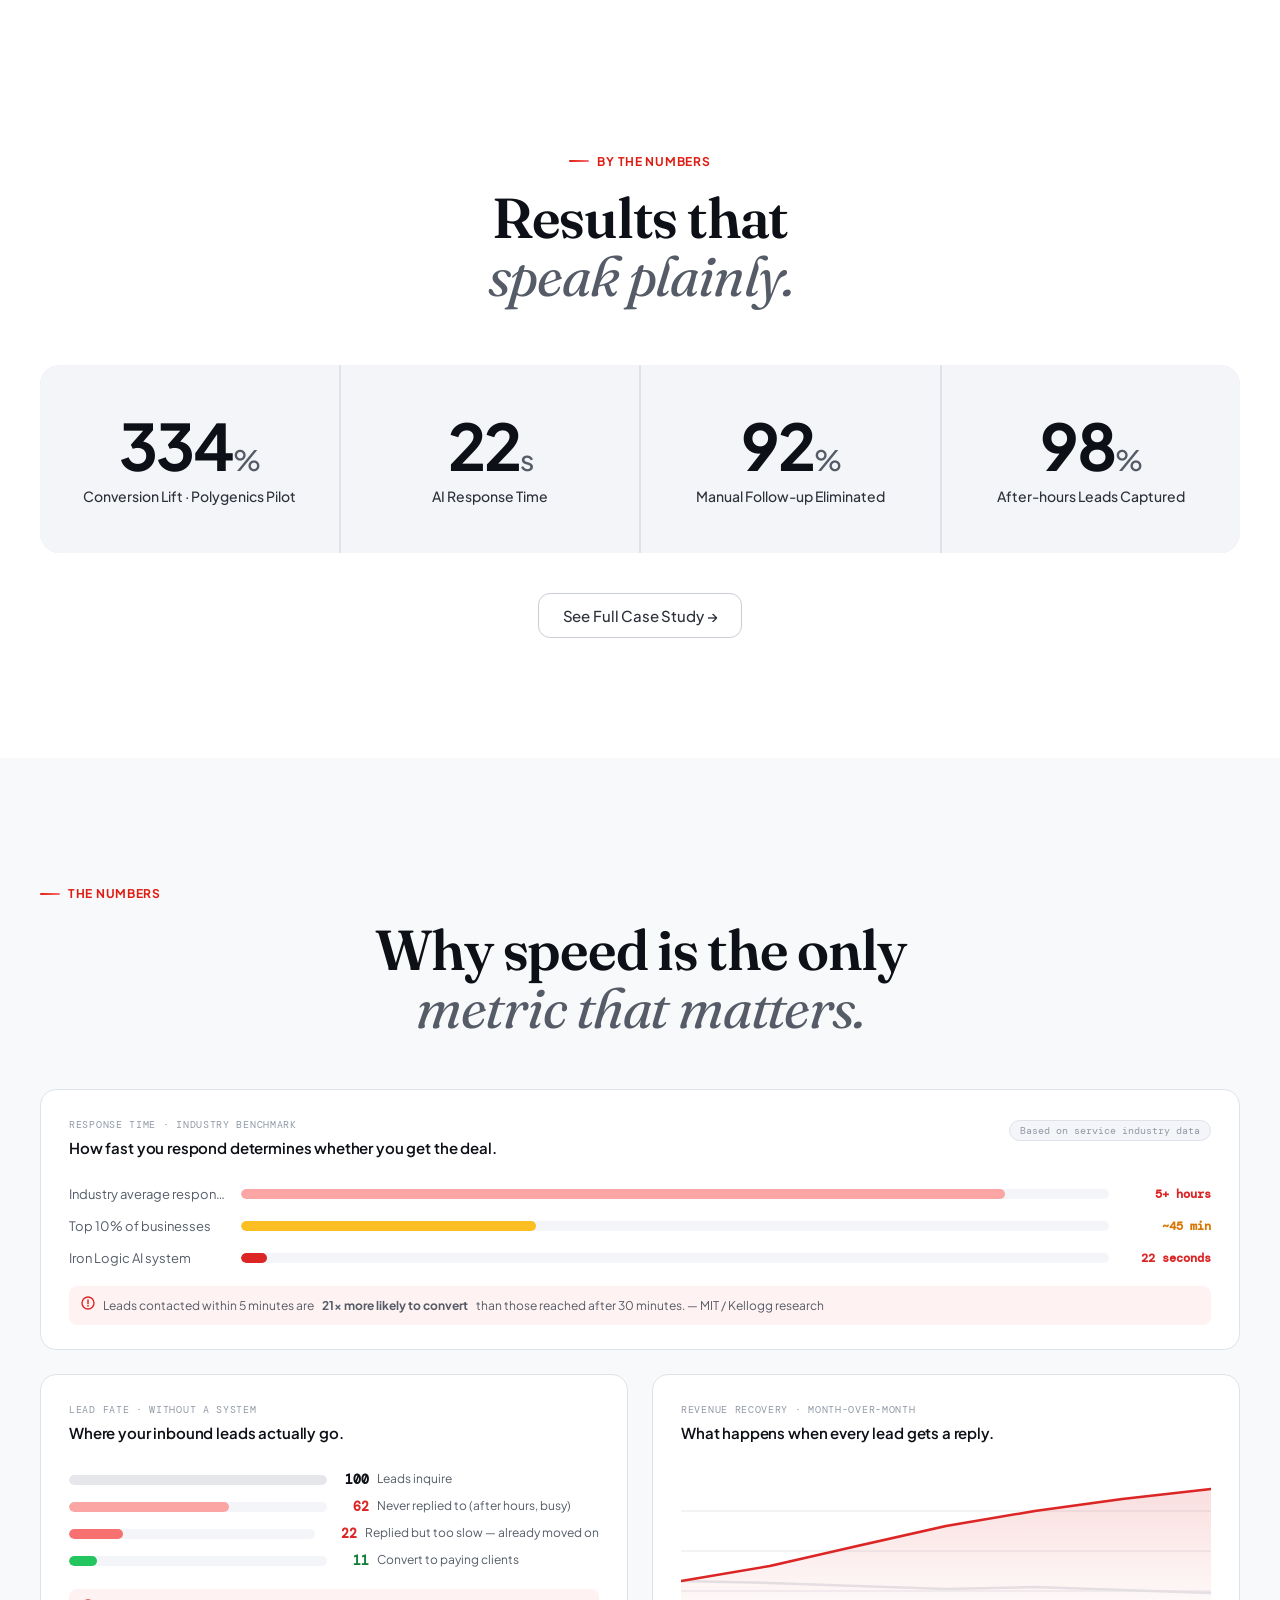
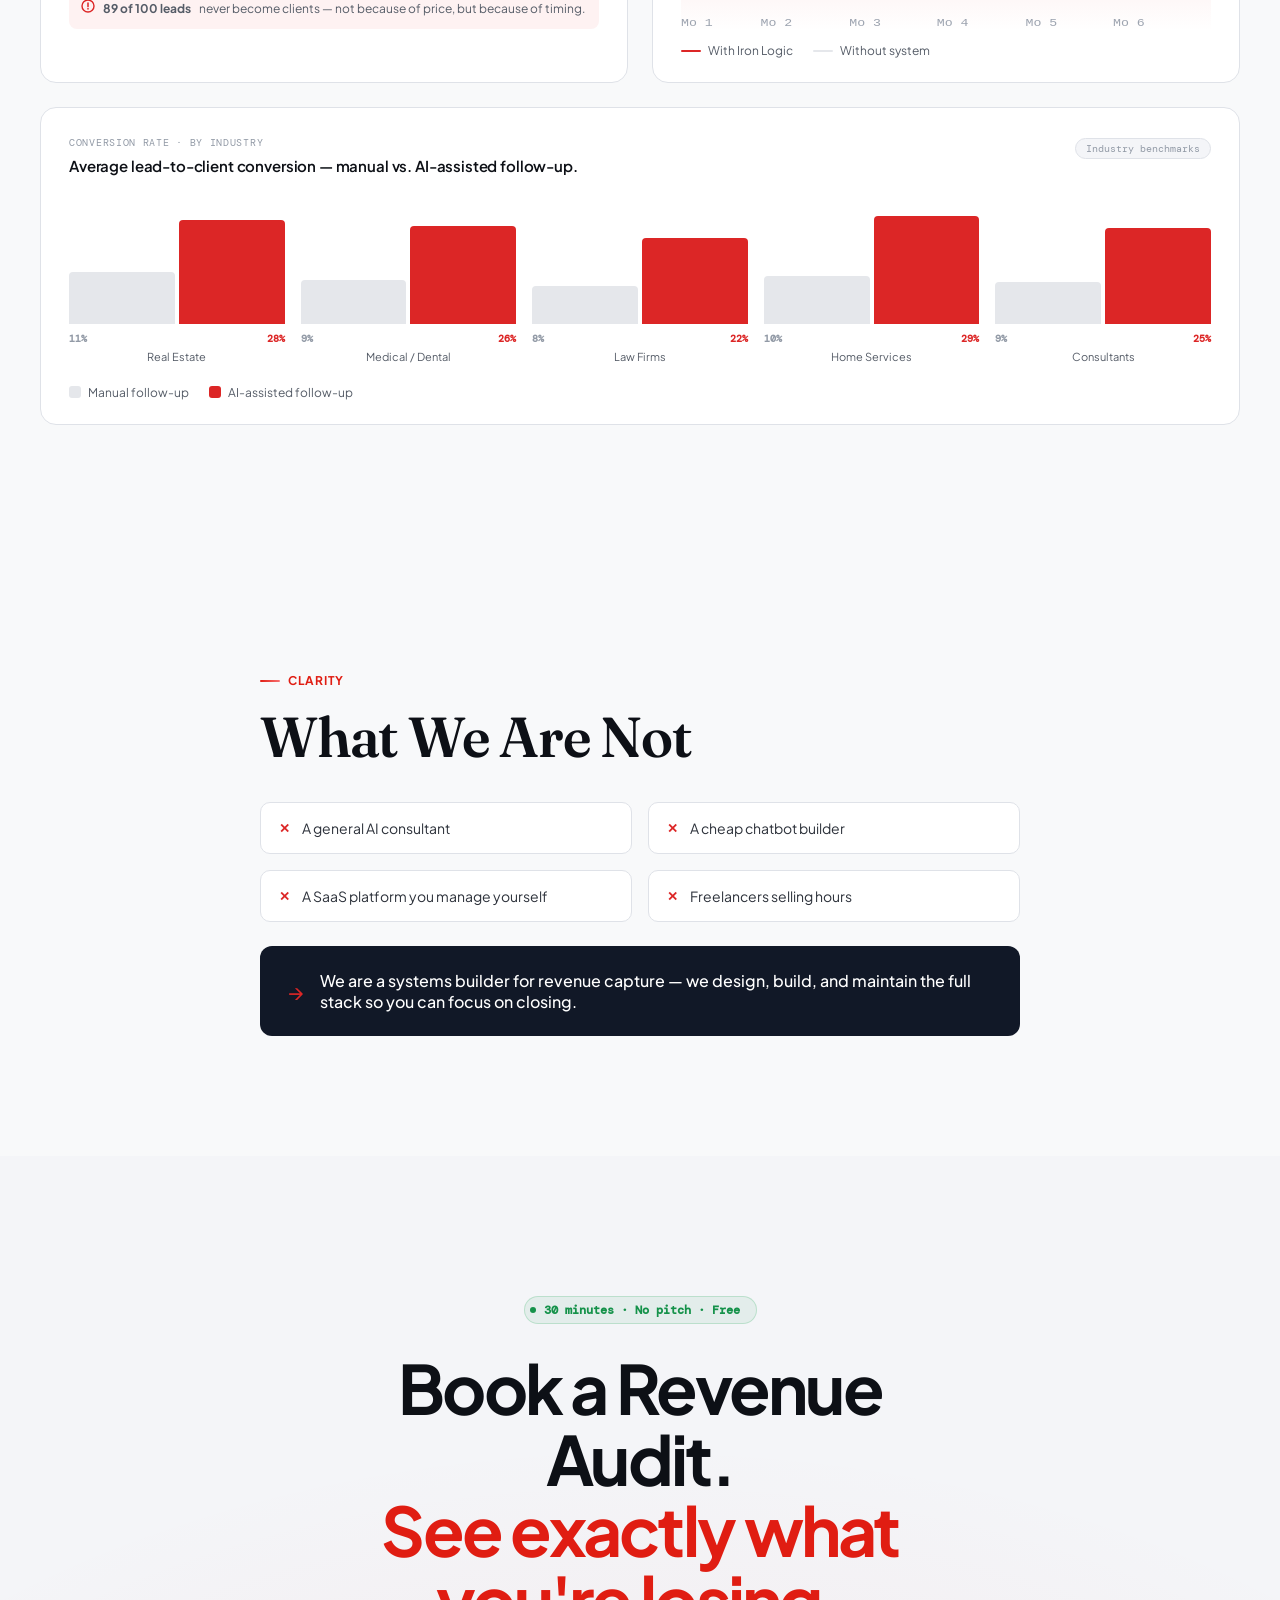
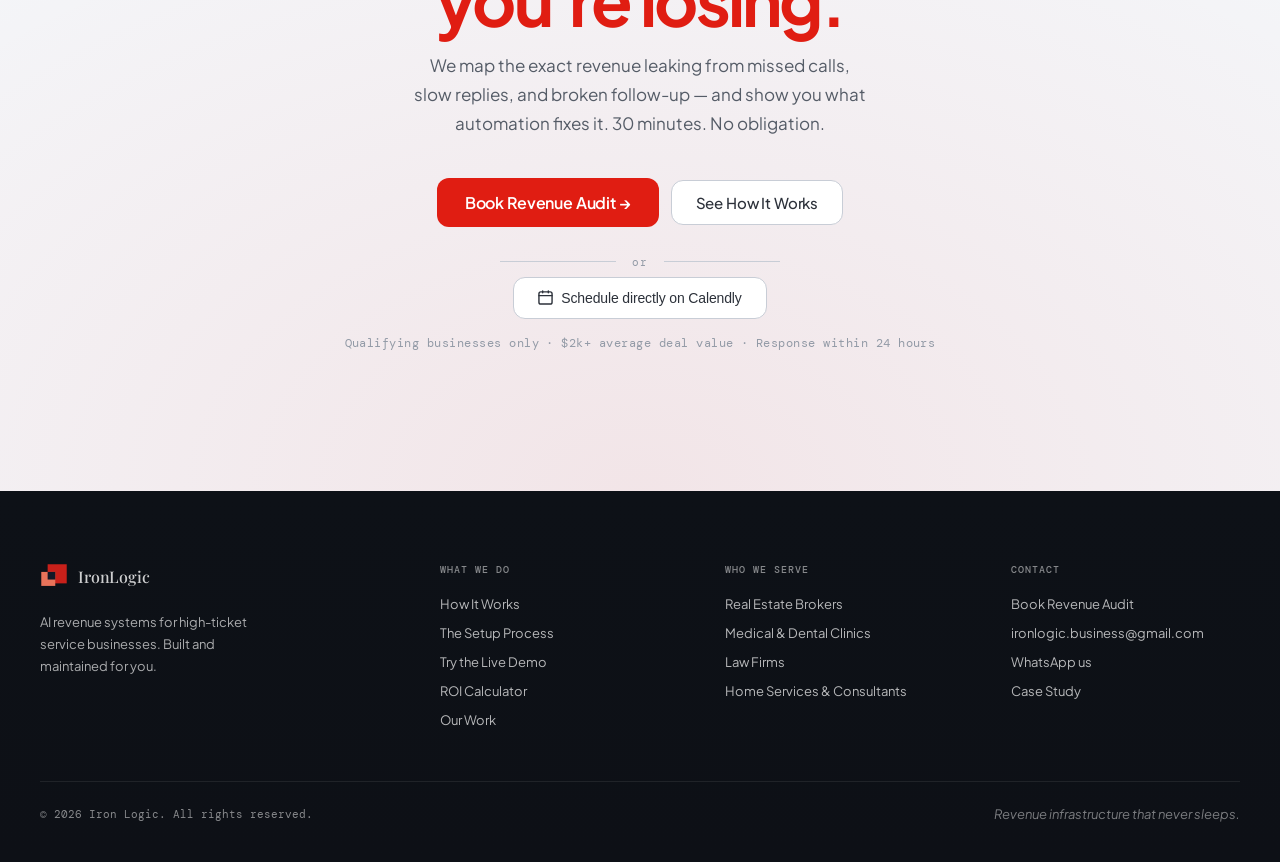
<file: landing.html>
<!DOCTYPE html>
<html lang="en">
<head>
<meta charset="UTF-8">
<meta name="viewport" content="width=device-width, initial-scale=1.0">
<title>Iron Logic | Landing</title>
<meta name="description" content="Iron Logic installs AI systems that answer calls, respond to leads, and follow up automatically — built for real estate brokers, medical clinics, law firms, and high-ticket service businesses.">
<link rel="canonical" href="https://ironlogic.ai/">
<meta property="og:title" content="Iron Logic — AI Revenue Infrastructure">
<meta property="og:description" content="We install AI systems that answer every lead in seconds and turn them into booked appointments automatically.">
<script type="application/ld+json">{"@context":"https://schema.org","@type":"Organization","name":"Iron Logic","url":"https://ironlogic.ai","description":"Iron Logic installs AI systems that respond to every lead in seconds and convert them into booked appointments automatically.","contactPoint":{"@type":"ContactPoint","contactType":"sales","email":"ironlogic.business@gmail.com"}}</script>
<link rel="icon" type="image/svg+xml" href="data:image/svg+xml,<svg xmlns='http://www.w3.org/2000/svg' viewBox='0 0 44 44'><rect x='12' y='2' width='30' height='30' rx='4' fill='%23C8201A'/><rect x='2' y='14' width='22' height='22' rx='4' fill='%23E8735A'/><rect x='12' y='14' width='12' height='12' fill='%23111827'/></svg>">
<link rel="apple-touch-icon" href="data:image/svg+xml,<svg xmlns='http://www.w3.org/2000/svg' viewBox='0 0 44 44'><rect width='44' height='44' fill='%23ffffff'/><rect x='12' y='2' width='30' height='30' rx='4' fill='%23C8201A'/><rect x='2' y='14' width='22' height='22' rx='4' fill='%23E8735A'/><rect x='12' y='14' width='12' height='12' fill='%23111827'/></svg>">
<link rel="preconnect" href="https://fonts.googleapis.com">
<link rel="preconnect" href="https://fonts.gstatic.com" crossorigin>
<link href="https://fonts.googleapis.com/css2?family=Plus+Jakarta+Sans:wght@300;400;500;600;700;800&family=Fraunces:ital,opsz,wght@0,9..144,400..600;1,9..144,400..600&family=DM+Mono:wght@300;400;500&family=Playfair+Display:wght@400;500;600&display=swap" rel="stylesheet">
<link href="https://assets.calendly.com/assets/external/widget.css" rel="stylesheet">
<link rel="stylesheet" href="style.css">
</head>
<body>
<div id="progress"></div>

<!-- AUDIT MODAL -->
<div id="modal-overlay" role="dialog" aria-modal="true" aria-labelledby="modal-title">
  <div class="modal">
    <div id="modal-form-view">
      <div class="modal-hdr">
        <div class="modal-hdr-left">
          <div class="modal-hdr-mark">
            <svg width="18" height="18" viewBox="0 0 44 44" fill="none"><rect x="14" y="2" width="28" height="28" rx="3" fill="#C8201A"/><rect x="2" y="14" width="28" height="28" rx="3" fill="#E8735A"/><rect x="14" y="14" width="16" height="16" rx="2" fill="#111827"/></svg>
          </div>
          <div class="modal-hdr-info">
            <div class="modal-hdr-name">Iron Logic</div>
            <div class="modal-hdr-step" id="modal-hdr-step">Step 1 of 3 · About you</div>
          </div>
        </div>
        <button class="modal-progress-close" id="modal-close" aria-label="Close" type="button">
          <svg width="11" height="11" viewBox="0 0 14 14" fill="none"><path d="M1 1l12 12M13 1L1 13" stroke="currentColor" stroke-width="1.8" stroke-linecap="round"/></svg>
        </button>
      </div>
      <div class="modal-pbar"><div class="modal-pbar-fill" id="modal-pbar-fill" style="width:33.3%"></div></div>
      <form id="audit-form" novalidate>
        <div class="modal-steps-wrap">
          <div class="modal-step active" id="step1">
            <div class="modal-step-title" id="modal-title">Start your application.</div>
            <div class="modal-step-sub">Takes 2 minutes · Free audit · Reviewed within 24 hours</div>
            <div class="form-2col">
              <div class="form-row"><label for="f-name">Your Name</label><input id="f-name" name="name" type="text" placeholder="John Smith" required></div>
              <div class="form-row"><label for="f-biz">Business Name</label><input id="f-biz" name="business" type="text" placeholder="Acme Realty" required></div>
            </div>
            <div class="form-2col">
              <div class="form-row"><label for="f-email">Email</label><input id="f-email" name="email" type="email" placeholder="you@company.com" required></div>
              <div class="form-row"><label for="f-phone">Phone / WhatsApp</label><input id="f-phone" name="phone" type="tel" placeholder="+1 (000) 000-0000" required></div>
            </div>
            <div class="form-row">
              <label>Industry</label>
              <input type="hidden" id="f-industry" name="industry" required>
              <div class="opt-grid" data-target="f-industry">
                <button type="button" class="opt-btn" data-value="Commercial Real Estate">Commercial Real Estate</button>
                <button type="button" class="opt-btn" data-value="Residential Real Estate">Residential Real Estate</button>
                <button type="button" class="opt-btn" data-value="Medical / Dental / Clinic">Medical / Dental</button>
                <button type="button" class="opt-btn" data-value="Law Firm / Legal Services">Law Firm</button>
                <button type="button" class="opt-btn" data-value="Home Services (HVAC, Roofing, Plumbing)">Home Services</button>
                <button type="button" class="opt-btn" data-value="High-End Consultant / Coach">Consultant / Coach</button>
                <button type="button" class="opt-btn" data-value="Other">Other</button>
              </div>
            </div>
            <div class="modal-step-btns">
              <button class="modal-btn-next" id="next1" type="button">Continue →</button>
            </div>
          </div>
          <div class="modal-step" id="step2">
            <div class="modal-step-title">Your numbers.</div>
            <div class="modal-step-sub">We use this to calculate your actual revenue leak before we speak.</div>
            <div class="form-2col">
              <div class="form-row"><label for="f-deal">Average Sale Value</label><select id="f-deal" name="deal_value" required><option value="">Select…</option><option>$1k – $5k</option><option>$5k – $15k</option><option>$15k – $50k</option><option>$50k – $100k</option><option>$100k+</option></select></div>
              <div class="form-row"><label for="f-leads">Monthly Inbound Leads</label><select id="f-leads" name="monthly_leads" required><option value="">Select…</option><option>Fewer than 20</option><option>20 – 50</option><option>50 – 150</option><option>150 – 500</option><option>500+</option></select></div>
            </div>
            <div class="form-2col">
              <div class="form-row"><label for="f-response">Current Response Time</label><select id="f-response" name="response_time" required><option value="">Select…</option><option>Under 5 minutes</option><option>5 – 30 minutes</option><option>30 min – 2 hours</option><option>2 – 24 hours</option><option>Over 24 hours / missed</option></select></div>
              <div class="form-row"><label for="f-monthly-rev">Monthly Revenue (approx)</label><select id="f-monthly-rev" name="monthly_revenue"><option value="">Select…</option><option>Under $10k</option><option>$10k – $50k</option><option>$50k – $200k</option><option>$200k – $1M</option><option>$1M+</option></select></div>
            </div>
            <div class="form-row"><label for="f-tools">Current tools / CRM (if any)</label><input id="f-tools" name="current_tools" type="text" placeholder="e.g. HubSpot, spreadsheets, nothing…"></div>
            <div class="modal-step-btns">
              <button class="modal-btn-back" id="back2" type="button">← Back</button>
              <button class="modal-btn-next" id="next2" type="button">Continue →</button>
            </div>
          </div>
          <div class="modal-step" id="step3">
            <div class="modal-step-title">One last thing.</div>
            <div class="modal-step-sub">Takes 30 seconds — helps us prepare before we speak.</div>
            <div class="form-row">
              <label>Where are you losing leads?</label>
              <input type="hidden" id="f-gap" name="lead_gap" required>
              <div class="opt-grid opt-cols-1" data-target="f-gap">
                <button type="button" class="opt-btn" data-value="Missing calls / leads after hours">Missing calls / leads after hours</button>
                <button type="button" class="opt-btn" data-value="Slow follow-up losing deals to competitors">Slow follow-up — losing deals to competitors</button>
                <button type="button" class="opt-btn" data-value="No system — following up manually">No system — following up manually</button>
                <button type="button" class="opt-btn" data-value="Too many unqualified leads wasting time">Too many unqualified leads wasting time</button>
                <button type="button" class="opt-btn" data-value="Old leads never re-engaged">Old leads never re-engaged</button>
                <button type="button" class="opt-btn" data-value="All of the above">All of the above</button>
              </div>
            </div>
            <div class="form-row">
              <label>Setup budget</label>
              <input type="hidden" id="f-budget" name="budget">
              <div class="opt-grid" data-target="f-budget">
                <button type="button" class="opt-btn" data-value="$2,000 – $5,000">$2k – $5k</button>
                <button type="button" class="opt-btn" data-value="$5,000 – $10,000">$5k – $10k</button>
                <button type="button" class="opt-btn" data-value="$10,000 – $25,000">$10k – $25k</button>
                <button type="button" class="opt-btn" data-value="$25,000+">$25k+</button>
                <button type="button" class="opt-btn" data-value="Depends on ROI shown">Depends on ROI shown</button>
              </div>
            </div>
            <div class="form-row">
              <label>Ready to start</label>
              <input type="hidden" id="f-timeline" name="timeline">
              <div class="opt-grid opt-cols-4" data-target="f-timeline">
                <button type="button" class="opt-btn" data-value="Immediately">Now</button>
                <button type="button" class="opt-btn" data-value="Within 30 days">30 days</button>
                <button type="button" class="opt-btn" data-value="1 – 3 months">1–3 months</button>
                <button type="button" class="opt-btn" data-value="Just exploring">Exploring</button>
              </div>
            </div>
            <div class="form-row"><label for="f-goal">Biggest win you want in 90 days <span style="color:var(--ink4);font-weight:400">(optional)</span></label><input id="f-goal" name="success_goal" type="text" placeholder="e.g. Stop missing after-hours leads, double bookings…"></div>
            <div class="modal-step-btns">
              <button class="modal-btn-back" id="back3" type="button">← Back</button>
              <button class="modal-btn-next" id="modal-submit" type="submit">Submit Application →</button>
            </div>
            <div class="modal-note">Reviewed within 24 hours · Qualifying businesses only · No obligation</div>
          </div>
        </div>
      </form>
    </div>
    <div id="modal-success-view" class="modal-success" style="display:none">
      <div class="ms-top">
        <div class="ms-check"><svg width="20" height="20" viewBox="0 0 20 20" fill="none"><path d="M4 10l4.5 4.5L16 6" stroke="#fff" stroke-width="2.2" stroke-linecap="round" stroke-linejoin="round"/></svg></div>
        <h3>Application received.</h3>
        <p>You'll hear from us within 24 hours. If you qualify, we'll book a free revenue audit — no pitch, just your numbers.</p>
      </div>
      <div class="ms-bottom">
        <div class="ms-cal">
          <div class="ms-cal-label">Skip the wait — reserve your audit slot right now:</div>
          <button class="ms-cal-btn" onclick="Calendly.initPopupWidget({url:'https://calendly.com/ironlogic-business/ai-audit'});return false" type="button"><svg width="16" height="16" viewBox="0 0 16 16" fill="none"><rect x="1" y="2" width="14" height="13" rx="2" stroke="currentColor" stroke-width="1.5"/><path d="M1 6h14M5 1v2M11 1v2" stroke="currentColor" stroke-width="1.5" stroke-linecap="round"/></svg>Book your 30-min audit →</button>
          <div class="ms-cal-note">30 min · Video call · Free · No obligation</div>
        </div>
        <div class="ms-steps" style="margin-top:16px">
          <div class="ms-step"><div class="ms-step-num">1</div><div><div class="ms-step-h">We review your details</div><p class="ms-step-p">We check your business type and message volume to plan your system setup.</p></div></div>
          <div class="ms-step"><div class="ms-step-num">2</div><div><div class="ms-step-h">Free 30-min revenue audit</div><p class="ms-step-p">We map your exact revenue leak. You see the number.</p></div></div>
          <div class="ms-step"><div class="ms-step-num">3</div><div><div class="ms-step-h">System scoped &amp; deployed</div><p class="ms-step-p">If we can find 5× ROI, we build it. If not, we tell you upfront — no charge.</p></div></div>
        </div>
        <button class="ms-close" id="ms-close-btn" type="button">Close</button>
      </div>
    </div>
  </div>
</div>

<!-- VIDEO MODAL -->
<div id="video-overlay">
  <div class="video-modal">
    <video id="modal-video" controls playsinline preload="none"></video>
    <div class="video-label" id="video-label"></div>
    <button class="video-close" id="video-close" type="button"><svg width="12" height="12" viewBox="0 0 12 12" fill="none"><path d="M1 1l10 10M11 1L1 11" stroke="currentColor" stroke-width="1.8" stroke-linecap="round"/></svg></button>
  </div>
</div>

<!-- STICKY CTA BAR -->
<div id="sticky-bar">
  <div class="sticky-inner">
    <div class="sticky-text">Every hour without a system, <strong>you're losing leads to competitors.</strong></div>
    <div class="sticky-right">
      <button class="btn-primary mag" data-modal="open" type="button" style="font-size:13px;padding:9px 18px">Book Revenue Audit →</button>
      <button class="sticky-dismiss" id="sticky-dismiss" type="button" title="Dismiss"><svg width="10" height="10" viewBox="0 0 10 10" fill="none"><path d="M1 1l8 8M9 1L1 9" stroke="currentColor" stroke-width="1.6" stroke-linecap="round"/></svg></button>
    </div>
  </div>
</div>

<!-- EXIT INTENT -->
<div id="exit-overlay">
  <div class="exit-card">
    <button class="exit-close" id="exit-close" type="button"><svg width="10" height="10" viewBox="0 0 10 10" fill="none"><path d="M1 1l8 8M9 1L1 9" stroke="currentColor" stroke-width="1.6" stroke-linecap="round"/></svg></button>
    <div class="exit-eyebrow">Before you go</div>
    <h3 class="exit-h">How much did you lose<br>this week?</h3>
    <p class="exit-p">The average service business misses 62% of inbound leads. At $3,500 per deal, that's real money leaving every single day.</p>
    <div class="exit-stat">
      <div class="exit-stat-free">Free</div>
      <div class="exit-stat-items">
        <div class="exit-stat-item"><svg width="10" height="10" viewBox="0 0 10 10" fill="none"><path d="M1.5 5l2.5 2.5 4.5-5" stroke="currentColor" stroke-width="1.5" stroke-linecap="round" stroke-linejoin="round"/></svg>30-min audit</div>
        <div class="exit-stat-sep"></div>
        <div class="exit-stat-item"><svg width="10" height="10" viewBox="0 0 10 10" fill="none"><path d="M1.5 5l2.5 2.5 4.5-5" stroke="currentColor" stroke-width="1.5" stroke-linecap="round" stroke-linejoin="round"/></svg>No pitch</div>
        <div class="exit-stat-sep"></div>
        <div class="exit-stat-item"><svg width="10" height="10" viewBox="0 0 10 10" fill="none"><path d="M1.5 5l2.5 2.5 4.5-5" stroke="currentColor" stroke-width="1.5" stroke-linecap="round" stroke-linejoin="round"/></svg>24hr reply</div>
      </div>
    </div>
    <button class="btn-primary mag" data-modal="open" type="button" style="width:100%;justify-content:center;font-size:15px;padding:13px">Find My Revenue Leak →</button>
    <div style="margin-top:12px;font-family:var(--mono);font-size:11px;color:var(--ink4)">Takes 5 minutes · No obligation</div>
  </div>
</div>

<!-- NAV -->
<nav id="nav">
  <div class="nav-i">
    <a href="index.html" class="logo" aria-label="Iron Logic home">
      <span class="logo-mark" aria-hidden="true">
        <svg width="36" height="36" viewBox="0 0 44 44" fill="none">
          <rect x="12" y="2" width="30" height="30" fill="#C8201A"/>
          <rect x="2" y="14" width="22" height="22" fill="#E8735A"/>
          <rect x="12" y="14" width="12" height="12" fill="#111827"/>
        </svg>
      </span>
      <span class="logo-name">IronLogic</span>
    </a>
    <ul class="nav-links">
      <li><a href="how-it-works.html">How It Works</a></li>
      <li><a href="case-study.html">Case Study</a></li>
      <li><a href="our-work.html">Our Work</a></li>
      <li><a href="pricing.html">Pricing</a></li>
      <li><a href="about.html">About</a></li>
    </ul>
    <button class="nav-ham" id="nav-ham" type="button" aria-label="Menu"><span></span><span></span><span></span></button>
    <button class="nav-cta mag" data-modal="open" type="button">Book Revenue Audit</button>
  </div>
</nav>

<!-- HERO -->
<section id="hero">
  <div class="hero-mesh" aria-hidden="true">
    <div class="hero-grid"></div>
    <div class="hero-aurora"></div>
    <div class="hero-blob b1"></div>
    <div class="hero-blob b2"></div>
    <div class="hero-blob b3"></div>
  </div>
  <div class="hero-inner">
    <div class="hero-left">
      <div class="hero-badge rv">
        <span class="hero-badge-dot"></span>
        <span class="hero-badge-pill">US Market</span>
        High-ticket service businesses · $2k+ deal value
      </div>
      <h1 class="hero-h rv">
        Your leads won't wait.<br>
        They're already talking to<br>
        <span class="word-cycle" id="cycle-wrap"><span class="cycle-word" id="cycle-word">someone else.</span><span class="cycle-bar" id="cycle-bar"></span></span>
      </h1>
      <script>
        var _cw=document.getElementById('cycle-word');
        var _bar=document.getElementById('cycle-bar');
        var _ci=0;
        var _cwords=['someone else.','your competitor.','whoever replied first.','the business that answered.',
          'the next Google result.','a faster reply.','the one who showed up.','a business that never sleeps.',
          'whoever picked up.','another provider.','the business that was ready.','the one with auto-reply.',
          'your rival.','a reply in seconds.','the business down the road.','the one that followed up.',
          'a smarter system.','whoever answered at 2am.','the other option.','the business that never misses.',
          'the faster business.','the one that got there first.','the competition.','the one who stayed open.',
          'a business that always replies.','the one with better timing.','a competitor with AI.',
          'the one that didn\'t make them wait.','whoever had a system.','the next business on their list.',
          'the one that followed through.','your rival\'s AI.','the faster option.',
          'the one that replied at midnight.','the reply that beat you.','the one that never closes.',
          'the business you\'re not yet.','the one that captured the lead.','the one that booked the slot.',
          'Iron Logic\'s next client.'];
        setInterval(function(){
          _ci=(_ci+1)%_cwords.length;
          _bar.classList.remove('sweep');
          void _bar.offsetWidth;
          _bar.classList.add('sweep');
          setTimeout(function(){_cw.textContent=_cwords[_ci];},290);
        },2200);
      </script>
      <p class="hero-p rv">Iron Logic installs AI systems that answer calls, respond to leads, and follow up automatically — so service businesses stop losing high-value opportunities to slow response times and broken follow-up.</p>
      <div class="hero-ctas rv">
        <a href="#" data-modal="open" class="btn-primary mag">Book Revenue Audit <span class="arr">→</span></a>
        <button class="btn-ghost mag" onclick="window.location='pricing.html'" type="button">See What You're Losing</button>
        <button class="btn-play mag" onclick="window.location='how-it-works.html#demo-section'" type="button">
          <span class="btn-play-icon"><svg width="8" height="10" viewBox="0 0 8 10" fill="none"><path d="M1 1l6 4-6 4V1z" fill="white"/></svg></span>
          Try live demo
        </button>
      </div>
      <div class="hero-trust rv">
        <div class="trust-item"><svg width="14" height="14" viewBox="0 0 14 14" fill="none"><path d="M2 7l3.5 3.5L12 3.5" stroke="currentColor" stroke-width="1.8" stroke-linecap="round" stroke-linejoin="round"/></svg>Responds in under 60 seconds</div>
        <div class="trust-item"><svg width="14" height="14" viewBox="0 0 14 14" fill="none"><path d="M2 7l3.5 3.5L12 3.5" stroke="currentColor" stroke-width="1.8" stroke-linecap="round" stroke-linejoin="round"/></svg>Phone, WhatsApp &amp; Email</div>
        <div class="trust-item"><svg width="14" height="14" viewBox="0 0 14 14" fill="none"><path d="M2 7l3.5 3.5L12 3.5" stroke="currentColor" stroke-width="1.8" stroke-linecap="round" stroke-linejoin="round"/></svg>30–90 day ROI guarantee</div>
      </div>
    </div>
    <div class="hero-right hero-visual">
      <div class="hero-float f1 rv delay-2">
        <div class="hf-icon red"><svg width="16" height="16" viewBox="0 0 16 16" fill="none"><path d="M8 1v14M1 8h14" stroke="#dc2626" stroke-width="2" stroke-linecap="round"/></svg></div>
        <div><div class="hf-n">+340%</div><div class="hf-l">More bookings · 21 days</div></div>
      </div>
      <div class="hero-card rv" id="hero-card">
        <div class="hc-header">
          <div class="hc-dots"><div class="hc-dot r"></div><div class="hc-dot y"></div><div class="hc-dot g"></div></div>
          <div class="hc-title">iron-logic · live-chat</div>
          <button class="hc-play-btn" id="hc-play-btn" type="button" title="Watch live">
            <svg id="hc-play-icon" width="10" height="11" viewBox="0 0 10 11" fill="none"><path d="M2 1.5l7 4-7 4V1.5z" fill="currentColor"/></svg>
            <span id="hc-play-label">Replay</span>
          </button>
        </div>
        <div class="hc-body" id="hc-body">
          <div class="hc-msg hidden" id="hm0">
            <div class="msg-row"><div class="msg-av p">MR</div><div class="msg-bub in">Hi, I saw your listing on Zillow. Is the property on Elm still available? Looking to schedule a showing.</div></div>
            <div class="msg-meta">11:17 PM · Message received after hours</div>
          </div>
          <div class="hc-typing" id="hc-typing" style="display:none">
            <div class="msg-row"><div class="msg-av a">AI</div><div class="msg-bub in hc-dots-anim"><span></span><span></span><span></span></div></div>
          </div>
          <div class="hc-msg hidden" id="hm1" style="margin-top:14px">
            <div class="msg-row right"><div class="msg-av a">AI</div><div class="msg-bub out">Yes — 142 Elm is still available at $485,000. I can book you a showing tomorrow at 10am or 2pm. Which works?</div></div>
            <div class="msg-meta right">11:17 PM · 22 seconds after message</div>
          </div>
          <div class="hc-msg hidden" id="hm2" style="margin-top:14px">
            <div class="msg-row"><div class="msg-av p">MR</div><div class="msg-bub in">2pm works. Do I need to bring anything?</div></div>
          </div>
          <div class="hc-msg hidden" id="hm3" style="margin-top:14px">
            <div class="msg-row right"><div class="msg-av a">AI</div><div class="msg-bub out">Just a photo ID. You're confirmed for tomorrow at 2pm — your agent will meet you there. See you then!</div></div>
          </div>
          <div class="hc-result" id="hc-result" style="opacity:0">Showing booked · $485k listing · while agent was offline at 11pm</div>
        </div>
      </div>
      <div class="hero-float f2 rv delay-3">
        <div class="hf-icon green"><svg width="16" height="16" viewBox="0 0 16 16" fill="none"><path d="M3 8.5l3.5 3.5 6.5-7" stroke="#16a34a" stroke-width="2" stroke-linecap="round" stroke-linejoin="round"/></svg></div>
        <div><div class="hf-n">&lt; 60s</div><div class="hf-l">Reply time · 24/7</div></div>
      </div>
    </div>
  </div>
</section>

<!-- TICKER -->
<div id="ticker" role="marquee" aria-label="Live client results">
  <div class="ticker-label">Live Results</div>
  <div class="ticker-rail">
    <div class="tw">
      <span class="ti"><span class="ti-n">340%</span>Conversion lift · Genetic testing clinic · AI voice + WhatsApp system</span>
      <span class="ti"><span class="ti-n">22s</span>Average AI response time vs 4+ hours before · Residential real estate team</span>
      <span class="ti"><span class="ti-n">100%</span>After-hours leads captured · Medical clinic · Voice AI + booking automation</span>
      <span class="ti"><span class="ti-n">3×</span>More qualified showings booked · Real estate brokerage · CRM + follow-up sequences</span>
      <span class="ti"><span class="ti-n">0 missed</span>Inbound calls since go-live · HVAC company · AI voice agent</span>
      <span class="ti"><span class="ti-n">94%</span>Reduction in manual follow-up · Law firm · Automated CRM pipeline</span>
      <span class="ti"><span class="ti-n">$2.4M</span>Added monthly revenue · Polygenics · AI voice + WhatsApp + booking system</span>
      <span class="ti"><span class="ti-n">340%</span>Conversion lift · Genetic testing clinic · AI voice + WhatsApp system</span>
      <span class="ti"><span class="ti-n">22s</span>Average AI response time vs 4+ hours before · Residential real estate team</span>
      <span class="ti"><span class="ti-n">100%</span>After-hours leads captured · Medical clinic · Voice AI + booking automation</span>
      <span class="ti"><span class="ti-n">3×</span>More qualified showings booked · Real estate brokerage · CRM + follow-up sequences</span>
      <span class="ti"><span class="ti-n">0 missed</span>Inbound calls since go-live · HVAC company · AI voice agent</span>
      <span class="ti"><span class="ti-n">94%</span>Reduction in manual follow-up · Law firm · Automated CRM pipeline</span>
      <span class="ti"><span class="ti-n">$2.4M</span>Added monthly revenue · Polygenics · AI voice + WhatsApp + booking system</span>
    </div>
  </div>
</div>

<!-- BUILT WITH / PLATFORM LOGOS -->
<section id="built-with" style="background:#0a0e1a;padding:72px 0;overflow:hidden">
  <div class="sec-w">
    <div style="text-align:center;margin-bottom:52px" class="rv">
      <span class="eyebrow" style="justify-content:center;color:rgba(244,244,245,.4)">Built On Proven Infrastructure</span>
      <h2 style="font-size:clamp(28px,4vw,40px);font-weight:700;color:#f4f4f5;line-height:1.15;margin-top:12px;letter-spacing:-0.03em">Every system runs on<br><span style="color:#DC2626">enterprise-grade AI tools.</span></h2>
    </div>

    <!-- Stats row -->
    <div class="bw-stats rv" style="display:grid;grid-template-columns:repeat(4,minmax(0,1fr));gap:1px;background:rgba(255,255,255,0.06);border-radius:12px;overflow:hidden;margin-bottom:60px">
      <div class="bw-stat">
        <div class="bw-stat-n">22<span style="font-size:18px">s</span></div>
        <div class="bw-stat-l">AI Response Time</div>
      </div>
      <div class="bw-stat">
        <div class="bw-stat-n">24/7</div>
        <div class="bw-stat-l">Availability · No downtime</div>
      </div>
      <div class="bw-stat">
        <div class="bw-stat-n">30<span style="font-size:18px">–90d</span></div>
        <div class="bw-stat-l">ROI Guarantee</div>
      </div>
      <div class="bw-stat">
        <div class="bw-stat-n">100<span style="font-size:18px">%</span></div>
        <div class="bw-stat-l">Leads Captured · After hours</div>
      </div>
    </div>

    <!-- Logo marquee row 1 -->
    <div class="bw-marquee-wrap" style="margin-bottom:16px">
      <div class="bw-marquee bw-left">
        <div class="bw-track">
          <div class="bw-logo"><svg width="18" height="18" viewBox="0 0 24 24" fill="none"><circle cx="12" cy="12" r="10" stroke="#f4f4f5" stroke-width="1.5"/><path d="M8 12h8M12 8l4 4-4 4" stroke="#f4f4f5" stroke-width="1.5" stroke-linecap="round" stroke-linejoin="round"/></svg>n8n</div>
          <div class="bw-logo"><svg width="18" height="18" viewBox="0 0 24 24" fill="none"><rect x="3" y="3" width="18" height="18" rx="4" stroke="#f4f4f5" stroke-width="1.5"/><path d="M8 12h8M12 8v8" stroke="#f4f4f5" stroke-width="1.5" stroke-linecap="round"/></svg>Vapi</div>
          <div class="bw-logo"><svg width="18" height="18" viewBox="0 0 24 24" fill="none"><path d="M22 16.92v3a2 2 0 01-2.18 2 19.8 19.8 0 01-8.63-3.07A19.5 19.5 0 013.07 11a19.8 19.8 0 01-3.06-8.67A2 2 0 012 .4h3a2 2 0 012 1.72c.127.96.361 1.903.7 2.81a2 2 0 01-.45 2.11L6.09 8.09a16 16 0 006 6l1.27-1.27a2 2 0 012.11-.45c.907.339 1.85.573 2.81.7A2 2 0 0122 16.92z" stroke="#f4f4f5" stroke-width="1.5"/></svg>Twilio</div>
          <div class="bw-logo"><svg width="18" height="18" viewBox="0 0 24 24" fill="none"><circle cx="12" cy="12" r="3" fill="#f4f4f5"/><path d="M12 1v4M12 19v4M4.22 4.22l2.83 2.83M16.95 16.95l2.83 2.83M1 12h4M19 12h4M4.22 19.78l2.83-2.83M16.95 7.05l2.83-2.83" stroke="#f4f4f5" stroke-width="1.5" stroke-linecap="round"/></svg>Gemini</div>
          <div class="bw-logo"><svg width="18" height="18" viewBox="0 0 24 24" fill="none"><path d="M21 15a2 2 0 01-2 2H7l-4 4V5a2 2 0 012-2h14a2 2 0 012 2z" stroke="#f4f4f5" stroke-width="1.5" stroke-linejoin="round"/></svg>WhatsApp</div>
          <div class="bw-logo"><svg width="18" height="18" viewBox="0 0 24 24" fill="none"><rect x="3" y="4" width="18" height="18" rx="2" stroke="#f4f4f5" stroke-width="1.5"/><path d="M16 2v4M8 2v4M3 10h18" stroke="#f4f4f5" stroke-width="1.5" stroke-linecap="round"/></svg>Calendly</div>
          <div class="bw-logo"><svg width="18" height="18" viewBox="0 0 24 24" fill="none"><circle cx="12" cy="12" r="10" stroke="#f4f4f5" stroke-width="1.5"/><path d="M12 6v6l4 2" stroke="#f4f4f5" stroke-width="1.5" stroke-linecap="round"/></svg>OpenAI</div>
          <div class="bw-logo"><svg width="18" height="18" viewBox="0 0 24 24" fill="none"><path d="M9 3H5a2 2 0 00-2 2v4m6-6h10a2 2 0 012 2v4M9 3v18m0 0h10a2 2 0 002-2V9M9 21H5a2 2 0 01-2-2V9m0 0h18" stroke="#f4f4f5" stroke-width="1.5" stroke-linecap="round" stroke-linejoin="round"/></svg>GoHighLevel</div>
          <!-- dupe for seamless loop -->
          <div class="bw-logo"><svg width="18" height="18" viewBox="0 0 24 24" fill="none"><circle cx="12" cy="12" r="10" stroke="#f4f4f5" stroke-width="1.5"/><path d="M8 12h8M12 8l4 4-4 4" stroke="#f4f4f5" stroke-width="1.5" stroke-linecap="round" stroke-linejoin="round"/></svg>n8n</div>
          <div class="bw-logo"><svg width="18" height="18" viewBox="0 0 24 24" fill="none"><rect x="3" y="3" width="18" height="18" rx="4" stroke="#f4f4f5" stroke-width="1.5"/><path d="M8 12h8M12 8v8" stroke="#f4f4f5" stroke-width="1.5" stroke-linecap="round"/></svg>Vapi</div>
          <div class="bw-logo"><svg width="18" height="18" viewBox="0 0 24 24" fill="none"><path d="M22 16.92v3a2 2 0 01-2.18 2 19.8 19.8 0 01-8.63-3.07A19.5 19.5 0 013.07 11a19.8 19.8 0 01-3.06-8.67A2 2 0 012 .4h3a2 2 0 012 1.72c.127.96.361 1.903.7 2.81a2 2 0 01-.45 2.11L6.09 8.09a16 16 0 006 6l1.27-1.27a2 2 0 012.11-.45c.907.339 1.85.573 2.81.7A2 2 0 0122 16.92z" stroke="#f4f4f5" stroke-width="1.5"/></svg>Twilio</div>
          <div class="bw-logo"><svg width="18" height="18" viewBox="0 0 24 24" fill="none"><circle cx="12" cy="12" r="3" fill="#f4f4f5"/><path d="M12 1v4M12 19v4M4.22 4.22l2.83 2.83M16.95 16.95l2.83 2.83M1 12h4M19 12h4M4.22 19.78l2.83-2.83M16.95 7.05l2.83-2.83" stroke="#f4f4f5" stroke-width="1.5" stroke-linecap="round"/></svg>Gemini</div>
          <div class="bw-logo"><svg width="18" height="18" viewBox="0 0 24 24" fill="none"><path d="M21 15a2 2 0 01-2 2H7l-4 4V5a2 2 0 012-2h14a2 2 0 012 2z" stroke="#f4f4f5" stroke-width="1.5" stroke-linejoin="round"/></svg>WhatsApp</div>
          <div class="bw-logo"><svg width="18" height="18" viewBox="0 0 24 24" fill="none"><rect x="3" y="4" width="18" height="18" rx="2" stroke="#f4f4f5" stroke-width="1.5"/><path d="M16 2v4M8 2v4M3 10h18" stroke="#f4f4f5" stroke-width="1.5" stroke-linecap="round"/></svg>Calendly</div>
          <div class="bw-logo"><svg width="18" height="18" viewBox="0 0 24 24" fill="none"><circle cx="12" cy="12" r="10" stroke="#f4f4f5" stroke-width="1.5"/><path d="M12 6v6l4 2" stroke="#f4f4f5" stroke-width="1.5" stroke-linecap="round"/></svg>OpenAI</div>
          <div class="bw-logo"><svg width="18" height="18" viewBox="0 0 24 24" fill="none"><path d="M9 3H5a2 2 0 00-2 2v4m6-6h10a2 2 0 012 2v4M9 3v18m0 0h10a2 2 0 002-2V9M9 21H5a2 2 0 01-2-2V9m0 0h18" stroke="#f4f4f5" stroke-width="1.5" stroke-linecap="round" stroke-linejoin="round"/></svg>GoHighLevel</div>
        </div>
      </div>
    </div>

    <!-- Logo marquee row 2 (reverse) -->
    <div class="bw-marquee-wrap">
      <div class="bw-marquee bw-right">
        <div class="bw-track">
          <div class="bw-logo"><svg width="18" height="18" viewBox="0 0 24 24" fill="none"><path d="M4 4h16v16H4z" stroke="#f4f4f5" stroke-width="1.5" stroke-linejoin="round"/><path d="M4 9h16M9 4v16" stroke="#f4f4f5" stroke-width="1.5"/></svg>Google Sheets</div>
          <div class="bw-logo"><svg width="18" height="18" viewBox="0 0 24 24" fill="none"><circle cx="12" cy="12" r="10" stroke="#f4f4f5" stroke-width="1.5"/><path d="M2 12h20M12 2a15.3 15.3 0 010 20M12 2a15.3 15.3 0 000 20" stroke="#f4f4f5" stroke-width="1.5"/></svg>Make.com</div>
          <div class="bw-logo"><svg width="18" height="18" viewBox="0 0 24 24" fill="none"><rect x="3" y="4" width="18" height="18" rx="2" stroke="#f4f4f5" stroke-width="1.5"/><path d="M16 2v4M8 2v4M3 10h18M8 14h.01M12 14h.01M16 14h.01M8 18h.01M12 18h.01" stroke="#f4f4f5" stroke-width="1.5" stroke-linecap="round"/></svg>Google Calendar</div>
          <div class="bw-logo"><svg width="18" height="18" viewBox="0 0 24 24" fill="none"><path d="M20 21v-2a4 4 0 00-4-4H8a4 4 0 00-4 4v2M12 11a4 4 0 100-8 4 4 0 000 8z" stroke="#f4f4f5" stroke-width="1.5" stroke-linecap="round" stroke-linejoin="round"/></svg>HubSpot CRM</div>
          <div class="bw-logo"><svg width="18" height="18" viewBox="0 0 24 24" fill="none"><polyline points="16 18 22 12 16 6" stroke="#f4f4f5" stroke-width="1.5" stroke-linecap="round" stroke-linejoin="round"/><polyline points="8 6 2 12 8 18" stroke="#f4f4f5" stroke-width="1.5" stroke-linecap="round" stroke-linejoin="round"/></svg>Python</div>
          <div class="bw-logo"><svg width="18" height="18" viewBox="0 0 24 24" fill="none"><path d="M12 22s8-4 8-10V5l-8-3-8 3v7c0 6 8 10 8 10z" stroke="#f4f4f5" stroke-width="1.5" stroke-linejoin="round"/></svg>Voice AI</div>
          <div class="bw-logo"><svg width="18" height="18" viewBox="0 0 24 24" fill="none"><rect x="2" y="3" width="20" height="14" rx="2" stroke="#f4f4f5" stroke-width="1.5"/><path d="M8 21h8M12 17v4" stroke="#f4f4f5" stroke-width="1.5" stroke-linecap="round"/></svg>Webhooks</div>
          <div class="bw-logo"><svg width="18" height="18" viewBox="0 0 24 24" fill="none"><path d="M3 9l9-7 9 7v11a2 2 0 01-2 2H5a2 2 0 01-2-2z" stroke="#f4f4f5" stroke-width="1.5" stroke-linejoin="round"/><polyline points="9 22 9 12 15 12 15 22" stroke="#f4f4f5" stroke-width="1.5" stroke-linejoin="round"/></svg>SMS Automation</div>
          <!-- dupe -->
          <div class="bw-logo"><svg width="18" height="18" viewBox="0 0 24 24" fill="none"><path d="M4 4h16v16H4z" stroke="#f4f4f5" stroke-width="1.5" stroke-linejoin="round"/><path d="M4 9h16M9 4v16" stroke="#f4f4f5" stroke-width="1.5"/></svg>Google Sheets</div>
          <div class="bw-logo"><svg width="18" height="18" viewBox="0 0 24 24" fill="none"><circle cx="12" cy="12" r="10" stroke="#f4f4f5" stroke-width="1.5"/><path d="M2 12h20M12 2a15.3 15.3 0 010 20M12 2a15.3 15.3 0 000 20" stroke="#f4f4f5" stroke-width="1.5"/></svg>Make.com</div>
          <div class="bw-logo"><svg width="18" height="18" viewBox="0 0 24 24" fill="none"><rect x="3" y="4" width="18" height="18" rx="2" stroke="#f4f4f5" stroke-width="1.5"/><path d="M16 2v4M8 2v4M3 10h18M8 14h.01M12 14h.01M16 14h.01M8 18h.01M12 18h.01" stroke="#f4f4f5" stroke-width="1.5" stroke-linecap="round"/></svg>Google Calendar</div>
          <div class="bw-logo"><svg width="18" height="18" viewBox="0 0 24 24" fill="none"><path d="M20 21v-2a4 4 0 00-4-4H8a4 4 0 00-4 4v2M12 11a4 4 0 100-8 4 4 0 000 8z" stroke="#f4f4f5" stroke-width="1.5" stroke-linecap="round" stroke-linejoin="round"/></svg>HubSpot CRM</div>
          <div class="bw-logo"><svg width="18" height="18" viewBox="0 0 24 24" fill="none"><polyline points="16 18 22 12 16 6" stroke="#f4f4f5" stroke-width="1.5" stroke-linecap="round" stroke-linejoin="round"/><polyline points="8 6 2 12 8 18" stroke="#f4f4f5" stroke-width="1.5" stroke-linecap="round" stroke-linejoin="round"/></svg>Python</div>
          <div class="bw-logo"><svg width="18" height="18" viewBox="0 0 24 24" fill="none"><path d="M12 22s8-4 8-10V5l-8-3-8 3v7c0 6 8 10 8 10z" stroke="#f4f4f5" stroke-width="1.5" stroke-linejoin="round"/></svg>Voice AI</div>
          <div class="bw-logo"><svg width="18" height="18" viewBox="0 0 24 24" fill="none"><rect x="2" y="3" width="20" height="14" rx="2" stroke="#f4f4f5" stroke-width="1.5"/><path d="M8 21h8M12 17v4" stroke="#f4f4f5" stroke-width="1.5" stroke-linecap="round"/></svg>Webhooks</div>
          <div class="bw-logo"><svg width="18" height="18" viewBox="0 0 24 24" fill="none"><path d="M3 9l9-7 9 7v11a2 2 0 01-2 2H5a2 2 0 01-2-2z" stroke="#f4f4f5" stroke-width="1.5" stroke-linejoin="round"/><polyline points="9 22 9 12 15 12 15 22" stroke="#f4f4f5" stroke-width="1.5" stroke-linejoin="round"/></svg>SMS Automation</div>
        </div>
      </div>
    </div>
  </div>
</section>

<!-- HOW WE INSTALL IT -->
<section id="process" class="sec" style="background:#f8f9fa;padding:96px 0">
  <div class="sec-w">
    <div style="text-align:center;margin-bottom:48px" class="rv">
      <span class="eyebrow" style="justify-content:center">How We Install It</span>
      <h2 class="sec-h" style="text-align:center;margin-top:12px">Live in 14 days.<br><span class="muted">Running for years.</span></h2>
    </div>
    <div class="process-row rv">
      <div class="process-step">
        <div class="ps-icon">
          <svg width="20" height="20" viewBox="0 0 20 20" fill="none"><circle cx="10" cy="10" r="7.5" stroke="#dc2626" stroke-width="1.5"/><path d="M7 10l2 2 4-4" stroke="#dc2626" stroke-width="1.5" stroke-linecap="round" stroke-linejoin="round"/></svg>
        </div>
        <div class="ps-num">01</div>
        <div class="ps-title">Audit</div>
        <div class="ps-body">We map your lead flow, identify every gap, and calculate your exact revenue leak.</div>
      </div>
      <div class="ps-connector" aria-hidden="true"></div>
      <div class="process-step">
        <div class="ps-icon">
          <svg width="20" height="20" viewBox="0 0 20 20" fill="none"><rect x="3" y="3" width="6" height="6" rx="1" stroke="#dc2626" stroke-width="1.5"/><rect x="11" y="3" width="6" height="6" rx="1" stroke="#dc2626" stroke-width="1.5"/><rect x="3" y="11" width="6" height="6" rx="1" stroke="#dc2626" stroke-width="1.5"/><rect x="11" y="11" width="6" height="6" rx="1" stroke="#dc2626" stroke-width="1.5"/></svg>
        </div>
        <div class="ps-num">02</div>
        <div class="ps-title">Architect</div>
        <div class="ps-body">We design the full automation stack — voice, messaging, CRM, and booking — scoped to your business.</div>
      </div>
      <div class="ps-connector" aria-hidden="true"></div>
      <div class="process-step ps-featured">
        <div class="ps-icon">
          <svg width="20" height="20" viewBox="0 0 20 20" fill="none"><path d="M10 3v4M10 13v4M3 10h4M13 10h4" stroke="#dc2626" stroke-width="1.5" stroke-linecap="round"/><circle cx="10" cy="10" r="2.5" fill="#dc2626"/></svg>
        </div>
        <div class="ps-num">03</div>
        <div class="ps-title">Deploy</div>
        <div class="ps-body">Built, tested, and live. Every channel integrated — phone, WhatsApp, email, calendar — in under two weeks.</div>
      </div>
      <div class="ps-connector" aria-hidden="true"></div>
      <div class="process-step">
        <div class="ps-icon">
          <svg width="20" height="20" viewBox="0 0 20 20" fill="none"><path d="M3 10a7 7 0 1 0 14 0 7 7 0 0 0-14 0z" stroke="#dc2626" stroke-width="1.5"/><path d="M10 6v4l3 2" stroke="#dc2626" stroke-width="1.5" stroke-linecap="round"/></svg>
        </div>
        <div class="ps-num">04</div>
        <div class="ps-title">Monitor</div>
        <div class="ps-body">Guardian layer watches 24/7. Weekly reports delivered automatically. We maintain it — you close deals.</div>
      </div>
    </div>
  </div>
</section>

<!-- PROBLEM -->
<section id="problem" class="sec" style="background:var(--bg)">
  <div class="sec-w">
    <div style="max-width:720px;margin:0 auto">
      <span class="eyebrow rv">The Problem</span>
      <h2 class="sec-h rv">High-value leads disappear<br><span class="muted">before you even know they called.</span></h2>
      <div class="prob-list rv" style="margin-top:40px">
        <div class="prob-item">
          <div class="prob-icon"><svg width="18" height="18" viewBox="0 0 18 18" fill="none"><path d="M9 2v7l4 2" stroke="#dc2626" stroke-width="1.8" stroke-linecap="round" stroke-linejoin="round"/><circle cx="9" cy="9" r="7.5" stroke="#dc2626" stroke-width="1.5"/></svg></div>
          <div><strong>Calls go unanswered.</strong> Every missed call is a lead that went somewhere else.</div>
        </div>
        <div class="prob-item">
          <div class="prob-icon"><svg width="18" height="18" viewBox="0 0 18 18" fill="none"><path d="M3 9h12M3 5h12M3 13h8" stroke="#dc2626" stroke-width="1.8" stroke-linecap="round"/></svg></div>
          <div><strong>Messages sit for hours or days.</strong> By the time you reply, they've already moved on.</div>
        </div>
        <div class="prob-item">
          <div class="prob-icon"><svg width="18" height="18" viewBox="0 0 18 18" fill="none"><path d="M2 16l4-4m0 0l8-8-4 4 4-4M6 12l4-4" stroke="#dc2626" stroke-width="1.8" stroke-linecap="round" stroke-linejoin="round"/></svg></div>
          <div><strong>Leads are forgotten after first contact.</strong> No system means no follow-through.</div>
        </div>
        <div class="prob-item">
          <div class="prob-icon"><svg width="18" height="18" viewBox="0 0 18 18" fill="none"><circle cx="9" cy="6" r="3" stroke="#dc2626" stroke-width="1.5"/><path d="M3 15c0-3.314 2.686-6 6-6s6 2.686 6 6" stroke="#dc2626" stroke-width="1.5" stroke-linecap="round"/></svg></div>
          <div><strong>Owners are too busy to follow up properly.</strong> The revenue leak is invisible until it's not.</div>
        </div>
      </div>
      <div class="prob-closer rv" style="margin-top:40px;padding:24px;background:#fef2f2;border-radius:12px;border-left:3px solid #dc2626">
        Every delay reduces your conversion probability. Speed and consistency win — not price.
      </div>
    </div>
  </div>
</section>

<!-- WHAT WE DEPLOY -->
<section id="deploy" class="sec" style="background:#f8f9fa">
  <div class="sec-w">
    <span class="eyebrow rv" style="justify-content:center">What We Deploy</span>
    <h2 class="sec-h rv" style="text-align:center">A complete revenue capture<br><span class="muted">stack. Built for you.</span></h2>
    <div class="deploy-grid rv" style="margin-top:48px;display:grid;grid-template-columns:repeat(auto-fit,minmax(280px,1fr));gap:20px">
      <div class="deploy-card">
        <div class="deploy-num">01</div>
        <h3 class="deploy-h">AI Voice Agent</h3>
        <p class="deploy-p">Answers calls, qualifies leads, and books appointments 24/7 — even at midnight, even on weekends. No voicemail, no missed opportunities.</p>
      </div>
      <div class="deploy-card">
        <div class="deploy-num">02</div>
        <h3 class="deploy-h">WhatsApp AI with Cross-Channel Memory</h3>
        <p class="deploy-p">Responds instantly across WhatsApp and SMS with full context. Remembers every interaction across every channel — no lead starts over.</p>
      </div>
      <div class="deploy-card">
        <div class="deploy-num">03</div>
        <h3 class="deploy-h">Automated Booking</h3>
        <p class="deploy-p">Calendar sync, instant confirmation emails, and automated reminders — built into the conversation. Zero manual scheduling.</p>
      </div>
      <div class="deploy-card">
        <div class="deploy-num">04</div>
        <h3 class="deploy-h">CRM Lead Pipeline</h3>
        <p class="deploy-p">Every lead is logged, tagged, and moved through automated follow-up sequences. Nothing falls through the cracks.</p>
      </div>
      <div class="deploy-card">
        <div class="deploy-num">05</div>
        <h3 class="deploy-h">Weekly Performance Reports</h3>
        <p class="deploy-p">Delivered automatically every Monday — leads captured, response rates, bookings, revenue attributed to the system.</p>
      </div>
      <div class="deploy-card">
        <div class="deploy-num">06</div>
        <h3 class="deploy-h">Monitoring & Downtime Alerts</h3>
        <p class="deploy-p">24/7 system health monitoring. If anything goes offline, you're notified before it costs you a deal.</p>
      </div>
    </div>
  </div>
</section>

<!-- POLYGENICS CASE STUDY -->
<section id="case-study" class="sec" style="background:var(--bg)">
  <div class="sec-w">
    <span class="eyebrow rv" style="justify-content:center">Case Study</span>
    <h2 class="sec-h rv" style="text-align:center">Polygenics — Genetic Testing<br><span class="muted">&amp; Consulting</span></h2>
    <div class="cs-card rv" style="max-width:860px;margin:40px auto 0;background:#111827;border-radius:16px;padding:48px;color:#fff">
      <div style="display:grid;grid-template-columns:1fr 1fr;gap:48px">
        <div>
          <div style="font-family:var(--mono);font-size:11px;letter-spacing:.08em;color:rgba(255,255,255,.4);text-transform:uppercase;margin-bottom:16px">System Deployed</div>
          <ul style="list-style:none;padding:0;margin:0;display:flex;flex-direction:column;gap:10px">
            <li style="display:flex;gap:10px;align-items:flex-start;font-size:14px;color:rgba(255,255,255,.8)"><svg width="14" height="14" viewBox="0 0 14 14" fill="none" style="flex-shrink:0;margin-top:2px"><path d="M2 7l3.5 3.5L12 3.5" stroke="#dc2626" stroke-width="1.8" stroke-linecap="round" stroke-linejoin="round"/></svg>AI voice agent — calls answered 24/7</li>
            <li style="display:flex;gap:10px;align-items:flex-start;font-size:14px;color:rgba(255,255,255,.8)"><svg width="14" height="14" viewBox="0 0 14 14" fill="none" style="flex-shrink:0;margin-top:2px"><path d="M2 7l3.5 3.5L12 3.5" stroke="#dc2626" stroke-width="1.8" stroke-linecap="round" stroke-linejoin="round"/></svg>WhatsApp AI with cross-channel memory</li>
            <li style="display:flex;gap:10px;align-items:flex-start;font-size:14px;color:rgba(255,255,255,.8)"><svg width="14" height="14" viewBox="0 0 14 14" fill="none" style="flex-shrink:0;margin-top:2px"><path d="M2 7l3.5 3.5L12 3.5" stroke="#dc2626" stroke-width="1.8" stroke-linecap="round" stroke-linejoin="round"/></svg>Booking automation with calendar sync</li>
            <li style="display:flex;gap:10px;align-items:flex-start;font-size:14px;color:rgba(255,255,255,.8)"><svg width="14" height="14" viewBox="0 0 14 14" fill="none" style="flex-shrink:0;margin-top:2px"><path d="M2 7l3.5 3.5L12 3.5" stroke="#dc2626" stroke-width="1.8" stroke-linecap="round" stroke-linejoin="round"/></svg>CRM pipeline with follow-up sequences</li>
            <li style="display:flex;gap:10px;align-items:flex-start;font-size:14px;color:rgba(255,255,255,.8)"><svg width="14" height="14" viewBox="0 0 14 14" fill="none" style="flex-shrink:0;margin-top:2px"><path d="M2 7l3.5 3.5L12 3.5" stroke="#dc2626" stroke-width="1.8" stroke-linecap="round" stroke-linejoin="round"/></svg>Weekly performance reporting</li>
          </ul>
        </div>
        <div>
          <div style="font-family:var(--mono);font-size:11px;letter-spacing:.08em;color:rgba(255,255,255,.4);text-transform:uppercase;margin-bottom:16px">Results · Pilot Live</div>
          <div style="display:flex;flex-direction:column;gap:20px">
            <div><div style="font-size:36px;font-weight:700;color:#fff;line-height:1">340<span style="font-size:20px">%</span></div><div style="font-size:13px;color:rgba(255,255,255,.5);margin-top:4px">Conversion lift</div></div>
            <div><div style="font-size:36px;font-weight:700;color:#fff;line-height:1">$2.4M</div><div style="font-size:13px;color:rgba(255,255,255,.5);margin-top:4px">Added monthly revenue</div></div>
            <div style="font-family:var(--mono);font-size:11px;color:rgba(255,255,255,.35);padding-top:8px;border-top:1px solid rgba(255,255,255,.08)">Full metrics report in progress · Kingston, Jamaica</div>
          </div>
        </div>
      </div>
    </div>
  </div>
</section>

<!-- RESULTS STRIP -->
<section id="results" class="sec" style="background:var(--bg)">
  <div class="sec-w">
    <div class="results-hdr rv">
      <span class="eyebrow" style="justify-content:center">By The Numbers</span>
      <h2 class="sec-h" style="text-align:center">Results that<br><span class="muted">speak plainly.</span></h2>
    </div>
    <div class="results-grid rv">
      <div class="rg"><div class="rg-n"><span class="count-up" data-target="340">0</span><sub>%</sub></div><div class="rg-l">Conversion Lift · Polygenics Pilot</div></div>
      <div class="rg"><div class="rg-n"><span class="count-up" data-target="22">0</span><sub>s</sub></div><div class="rg-l">AI Response Time</div></div>
      <div class="rg"><div class="rg-n"><span class="count-up" data-target="94">0</span><sub>%</sub></div><div class="rg-l">Manual Follow-up Eliminated</div></div>
      <div class="rg"><div class="rg-n"><span class="count-up" data-target="100">0</span><sub>%</sub></div><div class="rg-l">After-hours Leads Captured</div></div>
    </div>
    <div style="text-align:center;margin-top:40px" class="rv">
      <a href="case-study.html" class="btn-ghost mag" style="text-decoration:none">See Full Case Study →</a>
    </div>
  </div>
</section>

<!-- DATA VISUALIZATIONS -->
<section id="data" class="sec" style="background:#f8f9fa">
  <div class="sec-w">
    <span class="eyebrow rv" style="justify-content:center">The Numbers</span>
    <h2 class="sec-h rv" style="text-align:center">Why speed is the only<br><span class="muted">metric that matters.</span></h2>

    <div class="dv-grid rv" style="margin-top:52px;display:grid;grid-template-columns:1fr 1fr;gap:24px">

      <!-- Chart 1: Response Time Comparison -->
      <div class="dv-card" style="grid-column:span 2">
        <div class="dv-card-hdr">
          <div>
            <div class="dv-label">Response Time · Industry Benchmark</div>
            <div class="dv-title">How fast you respond determines whether you get the deal.</div>
          </div>
          <div class="dv-badge">Based on service industry data</div>
        </div>
        <div class="dv-bars" style="margin-top:28px;display:flex;flex-direction:column;gap:16px">
          <div class="dv-bar-row">
            <div class="dv-bar-label">Industry average response</div>
            <div class="dv-bar-track"><div class="dv-bar-fill dv-bad" style="--w:88%" data-label="5+ hours"></div></div>
            <div class="dv-bar-stat bad">5+ hours</div>
          </div>
          <div class="dv-bar-row">
            <div class="dv-bar-label">Top 10% of businesses</div>
            <div class="dv-bar-track"><div class="dv-bar-fill dv-mid" style="--w:34%" data-label="~45 min"></div></div>
            <div class="dv-bar-stat mid">~45 min</div>
          </div>
          <div class="dv-bar-row">
            <div class="dv-bar-label">Iron Logic AI system</div>
            <div class="dv-bar-track"><div class="dv-bar-fill dv-good" style="--w:3%" data-label="22s"></div></div>
            <div class="dv-bar-stat good">22 seconds</div>
          </div>
        </div>
        <div class="dv-insight" style="margin-top:20px">
          <svg width="14" height="14" viewBox="0 0 14 14" fill="none"><circle cx="7" cy="7" r="6" stroke="#dc2626" stroke-width="1.4"/><path d="M7 4v3.5M7 9.5v.5" stroke="#dc2626" stroke-width="1.5" stroke-linecap="round"/></svg>
          Leads contacted within 5 minutes are <strong>21× more likely to convert</strong> than those reached after 30 minutes. — MIT / Kellogg research
        </div>
      </div>

      <!-- Chart 2: Lead Fate Funnel -->
      <div class="dv-card">
        <div class="dv-card-hdr">
          <div>
            <div class="dv-label">Lead Fate · Without a System</div>
            <div class="dv-title">Where your inbound leads actually go.</div>
          </div>
        </div>
        <div class="dv-funnel" style="margin-top:28px">
          <div class="dv-funnel-row" style="--pct:100%;--col:#e5e7eb">
            <div class="dv-funnel-bar"><div class="dv-funnel-fill"></div></div>
            <div class="dv-funnel-meta"><span class="dv-funnel-n">100</span><span class="dv-funnel-l">Leads inquire</span></div>
          </div>
          <div class="dv-funnel-row" style="--pct:62%;--col:#fca5a5">
            <div class="dv-funnel-bar"><div class="dv-funnel-fill"></div></div>
            <div class="dv-funnel-meta"><span class="dv-funnel-n bad">62</span><span class="dv-funnel-l">Never replied to (after hours, busy)</span></div>
          </div>
          <div class="dv-funnel-row" style="--pct:22%;--col:#f87171">
            <div class="dv-funnel-bar"><div class="dv-funnel-fill"></div></div>
            <div class="dv-funnel-meta"><span class="dv-funnel-n bad">22</span><span class="dv-funnel-l">Replied but too slow — already moved on</span></div>
          </div>
          <div class="dv-funnel-row" style="--pct:11%;--col:#22c55e">
            <div class="dv-funnel-bar"><div class="dv-funnel-fill" style="background:#22c55e"></div></div>
            <div class="dv-funnel-meta"><span class="dv-funnel-n" style="color:#15803d">11</span><span class="dv-funnel-l">Convert to paying clients</span></div>
          </div>
        </div>
        <div class="dv-insight" style="margin-top:20px">
          <svg width="14" height="14" viewBox="0 0 14 14" fill="none"><circle cx="7" cy="7" r="6" stroke="#dc2626" stroke-width="1.4"/><path d="M7 4v3.5M7 9.5v.5" stroke="#dc2626" stroke-width="1.5" stroke-linecap="round"/></svg>
          <strong>89 of 100 leads</strong> never become clients — not because of price, but because of timing.
        </div>
      </div>

      <!-- Chart 3: Revenue Impact Over Time -->
      <div class="dv-card">
        <div class="dv-card-hdr">
          <div>
            <div class="dv-label">Revenue Recovery · Month-over-Month</div>
            <div class="dv-title">What happens when every lead gets a reply.</div>
          </div>
        </div>
        <div class="dv-chart" style="margin-top:28px;position:relative;height:160px">
          <svg width="100%" height="160" viewBox="0 0 400 160" preserveAspectRatio="none" style="display:block">
            <!-- Grid lines -->
            <line x1="0" y1="40" x2="400" y2="40" stroke="#e5e7eb" stroke-width="1"/>
            <line x1="0" y1="80" x2="400" y2="80" stroke="#e5e7eb" stroke-width="1"/>
            <line x1="0" y1="120" x2="400" y2="120" stroke="#e5e7eb" stroke-width="1"/>
            <!-- Without system (flat/declining) -->
            <polyline points="0,110 67,112 133,115 200,118 267,116 333,119 400,122" fill="none" stroke="#e5e7eb" stroke-width="2.5" stroke-linecap="round" stroke-linejoin="round"/>
            <!-- With Iron Logic (growing) -->
            <defs>
              <linearGradient id="revGrad" x1="0" y1="0" x2="0" y2="1">
                <stop offset="0%" stop-color="#dc2626" stop-opacity="0.15"/>
                <stop offset="100%" stop-color="#dc2626" stop-opacity="0"/>
              </linearGradient>
            </defs>
            <polygon points="0,110 67,95 133,75 200,55 267,40 333,28 400,18 400,160 0,160" fill="url(#revGrad)"/>
            <polyline points="0,110 67,95 133,75 200,55 267,40 333,28 400,18" fill="none" stroke="#dc2626" stroke-width="2.5" stroke-linecap="round" stroke-linejoin="round"/>
            <!-- Month labels -->
            <text x="0" y="155" font-size="10" fill="#9ca3af" font-family="monospace">Mo 1</text>
            <text x="60" y="155" font-size="10" fill="#9ca3af" font-family="monospace">Mo 2</text>
            <text x="127" y="155" font-size="10" fill="#9ca3af" font-family="monospace">Mo 3</text>
            <text x="193" y="155" font-size="10" fill="#9ca3af" font-family="monospace">Mo 4</text>
            <text x="260" y="155" font-size="10" fill="#9ca3af" font-family="monospace">Mo 5</text>
            <text x="326" y="155" font-size="10" fill="#9ca3af" font-family="monospace">Mo 6</text>
          </svg>
        </div>
        <div class="dv-legend" style="margin-top:12px;display:flex;gap:20px">
          <div style="display:flex;align-items:center;gap:7px;font-size:12px;color:var(--ink3)"><div style="width:20px;height:2.5px;background:#dc2626;border-radius:2px"></div>With Iron Logic</div>
          <div style="display:flex;align-items:center;gap:7px;font-size:12px;color:var(--ink3)"><div style="width:20px;height:2.5px;background:#e5e7eb;border-radius:2px"></div>Without system</div>
        </div>
      </div>

      <!-- Chart 4: Industry Conversion Benchmarks -->
      <div class="dv-card" style="grid-column:span 2">
        <div class="dv-card-hdr">
          <div>
            <div class="dv-label">Conversion Rate · By Industry</div>
            <div class="dv-title">Average lead-to-client conversion — manual vs. AI-assisted follow-up.</div>
          </div>
          <div class="dv-badge">Industry benchmarks</div>
        </div>
        <div class="dv-industry-chart" style="margin-top:28px;display:grid;grid-template-columns:repeat(5,1fr);gap:16px;align-items:end">
          <div class="dv-col">
            <div class="dv-col-bars">
              <div class="dv-col-bar manual" style="--h:52px" title="Manual: 11%"></div>
              <div class="dv-col-bar ai" style="--h:104px" title="AI: 28%"></div>
            </div>
            <div class="dv-col-labels">
              <div class="dv-col-vals"><span class="manual-val">11%</span><span class="ai-val">28%</span></div>
              <div class="dv-col-name">Real Estate</div>
            </div>
          </div>
          <div class="dv-col">
            <div class="dv-col-bars">
              <div class="dv-col-bar manual" style="--h:44px" title="Manual: 9%"></div>
              <div class="dv-col-bar ai" style="--h:98px" title="AI: 26%"></div>
            </div>
            <div class="dv-col-labels">
              <div class="dv-col-vals"><span class="manual-val">9%</span><span class="ai-val">26%</span></div>
              <div class="dv-col-name">Medical / Dental</div>
            </div>
          </div>
          <div class="dv-col">
            <div class="dv-col-bars">
              <div class="dv-col-bar manual" style="--h:38px" title="Manual: 8%"></div>
              <div class="dv-col-bar ai" style="--h:86px" title="AI: 22%"></div>
            </div>
            <div class="dv-col-labels">
              <div class="dv-col-vals"><span class="manual-val">8%</span><span class="ai-val">22%</span></div>
              <div class="dv-col-name">Law Firms</div>
            </div>
          </div>
          <div class="dv-col">
            <div class="dv-col-bars">
              <div class="dv-col-bar manual" style="--h:48px" title="Manual: 10%"></div>
              <div class="dv-col-bar ai" style="--h:108px" title="AI: 29%"></div>
            </div>
            <div class="dv-col-labels">
              <div class="dv-col-vals"><span class="manual-val">10%</span><span class="ai-val">29%</span></div>
              <div class="dv-col-name">Home Services</div>
            </div>
          </div>
          <div class="dv-col">
            <div class="dv-col-bars">
              <div class="dv-col-bar manual" style="--h:42px" title="Manual: 9%"></div>
              <div class="dv-col-bar ai" style="--h:96px" title="AI: 25%"></div>
            </div>
            <div class="dv-col-labels">
              <div class="dv-col-vals"><span class="manual-val">9%</span><span class="ai-val">25%</span></div>
              <div class="dv-col-name">Consultants</div>
            </div>
          </div>
        </div>
        <div class="dv-legend" style="margin-top:20px;display:flex;gap:20px">
          <div style="display:flex;align-items:center;gap:7px;font-size:12px;color:var(--ink3)"><div style="width:12px;height:12px;background:#e5e7eb;border-radius:3px"></div>Manual follow-up</div>
          <div style="display:flex;align-items:center;gap:7px;font-size:12px;color:var(--ink3)"><div style="width:12px;height:12px;background:#dc2626;border-radius:3px"></div>AI-assisted follow-up</div>
        </div>
      </div>

    </div>
  </div>
</section>

<!-- WHAT WE ARE NOT -->
<section id="not" class="sec" style="background:#f8f9fa">
  <div class="sec-w">
    <div style="max-width:760px;margin:0 auto">
      <span class="eyebrow rv">Clarity</span>
      <h2 class="sec-h rv">What We Are Not</h2>
      <div class="not-grid rv" style="margin-top:36px;display:grid;grid-template-columns:1fr 1fr;gap:16px">
        <div class="not-item not-no"><div class="not-icon">✕</div><div>A general AI consultant</div></div>
        <div class="not-item not-no"><div class="not-icon">✕</div><div>A cheap chatbot builder</div></div>
        <div class="not-item not-no"><div class="not-icon">✕</div><div>A SaaS platform you manage yourself</div></div>
        <div class="not-item not-no"><div class="not-icon">✕</div><div>Freelancers selling hours</div></div>
      </div>
      <div class="not-yes rv" style="margin-top:24px;padding:24px 28px;background:#111827;border-radius:12px;color:#fff;display:flex;align-items:center;gap:16px">
        <div style="font-size:22px;color:#dc2626;flex-shrink:0">→</div>
        <div style="font-size:16px;font-weight:500">We are a systems builder for revenue capture — we design, build, and maintain the full stack so you can focus on closing.</div>
      </div>
    </div>
  </div>
</section>

<!-- CTA -->
<section id="cta">
  <div class="cta-inner">
    <div class="cta-badge rv"><span class="cta-badge-dot"></span>30 minutes · No pitch · Free</div>
    <h2 class="cta-h rv">Book a Revenue Audit.<br><em>See exactly what you're losing.</em></h2>
    <p class="cta-p rv">We map the exact revenue leaking from missed calls, slow replies, and broken follow-up — and show you what automation fixes it. 30 minutes. No obligation.</p>
    <div class="cta-btns rv">
      <a href="#" data-modal="open" class="btn-primary mag" style="font-size:16px;padding:14px 28px">Book Revenue Audit →</a>
      <a href="how-it-works.html#demo-section" class="btn-ghost mag">See How It Works</a>
    </div>
    <div class="cta-divider rv"><span>or</span></div>
    <div class="rv">
      <button class="btn-ghost mag" onclick="Calendly.initPopupWidget({url:'https://calendly.com/ironlogic-business/ai-audit'});return false" type="button" style="font-size:14px">
        <svg width="15" height="15" viewBox="0 0 16 16" fill="none" style="flex-shrink:0"><rect x="1" y="2" width="14" height="13" rx="2" stroke="currentColor" stroke-width="1.5"/><path d="M1 6h14M5 1v2M11 1v2" stroke="currentColor" stroke-width="1.5" stroke-linecap="round"/></svg>
        Schedule directly on Calendly
      </button>
    </div>
    <div class="cta-note rv" style="margin-top:16px">Qualifying businesses only · $2k+ average deal value · Response within 24 hours</div>
  </div>
</section>

<!-- FOOTER -->
<footer>
  <div class="footer-inner">
    <div class="footer-top">
      <div>
        <div class="footer-logo">
          <a href="index.html" style="text-decoration:none;display:inline-flex;align-items:center;gap:10px" aria-label="Iron Logic home">
            <svg width="28" height="28" viewBox="0 0 44 44" fill="none" aria-hidden="true"><rect x="12" y="2" width="30" height="30" fill="#C8201A"/><rect x="2" y="14" width="22" height="22" fill="#E8735A"/><rect x="12" y="14" width="12" height="12" fill="#111827"/></svg>
            <span style="font-family:'Playfair Display',Georgia,serif;font-size:16px;font-weight:500;color:rgba(255,255,255,.8);letter-spacing:-.01em">IronLogic</span>
          </a>
        </div>
        <p class="footer-tagline">AI revenue systems for high-ticket service businesses. Built and maintained for you.</p>
      </div>
      <div class="fc">
        <h4>What We Do</h4>
        <ul>
          <li><a href="how-it-works.html">How It Works</a></li>
          <li><a href="how-it-works.html#how-we-build">The Setup Process</a></li>
          <li><a href="how-it-works.html#demo-section">Try the Live Demo</a></li>
          <li><a href="pricing.html#roi">ROI Calculator</a></li>
          <li><a href="our-work.html">Our Work</a></li>
        </ul>
      </div>
      <div class="fc">
        <h4>Who We Serve</h4>
        <ul>
          <li><a href="how-it-works.html#serve">Real Estate Brokers</a></li>
          <li><a href="how-it-works.html#serve">Medical &amp; Dental Clinics</a></li>
          <li><a href="how-it-works.html#serve">Law Firms</a></li>
          <li><a href="how-it-works.html#serve">Home Services &amp; Consultants</a></li>
        </ul>
      </div>
      <div class="fc">
        <h4>Contact</h4>
        <ul>
          <li><a href="#" data-modal="open">Book Revenue Audit</a></li>
          <li><a href="mailto:ironlogic.business@gmail.com">ironlogic.business@gmail.com</a></li>
          <li><a href="https://wa.me/18768600442" target="_blank" rel="noopener">WhatsApp us</a></li>
          <li><a href="case-study.html">Case Study</a></li>
        </ul>
      </div>
    </div>
    <div class="footer-bot">
      <span class="footer-copy">© 2026 Iron Logic. All rights reserved.</span>
      <span class="footer-tl">Revenue infrastructure that never sleeps.</span>
    </div>
  </div>
</footer>

<script src="main.js"></script>
<script>
(function(){
  var dvObs = new IntersectionObserver(function(entries){
    entries.forEach(function(e){
      if(!e.isIntersecting) return;
      e.target.querySelectorAll('.dv-bar-fill,.dv-funnel-fill,.dv-col-bar').forEach(function(el){
        el.classList.add('animate');
      });
      dvObs.unobserve(e.target);
    });
  },{threshold:0.2});
  document.querySelectorAll('.dv-card').forEach(function(c){dvObs.observe(c);});
})();
</script>
<script src="https://assets.calendly.com/assets/external/widget.js" type="text/javascript" async></script>
</body>
</html>
</file>
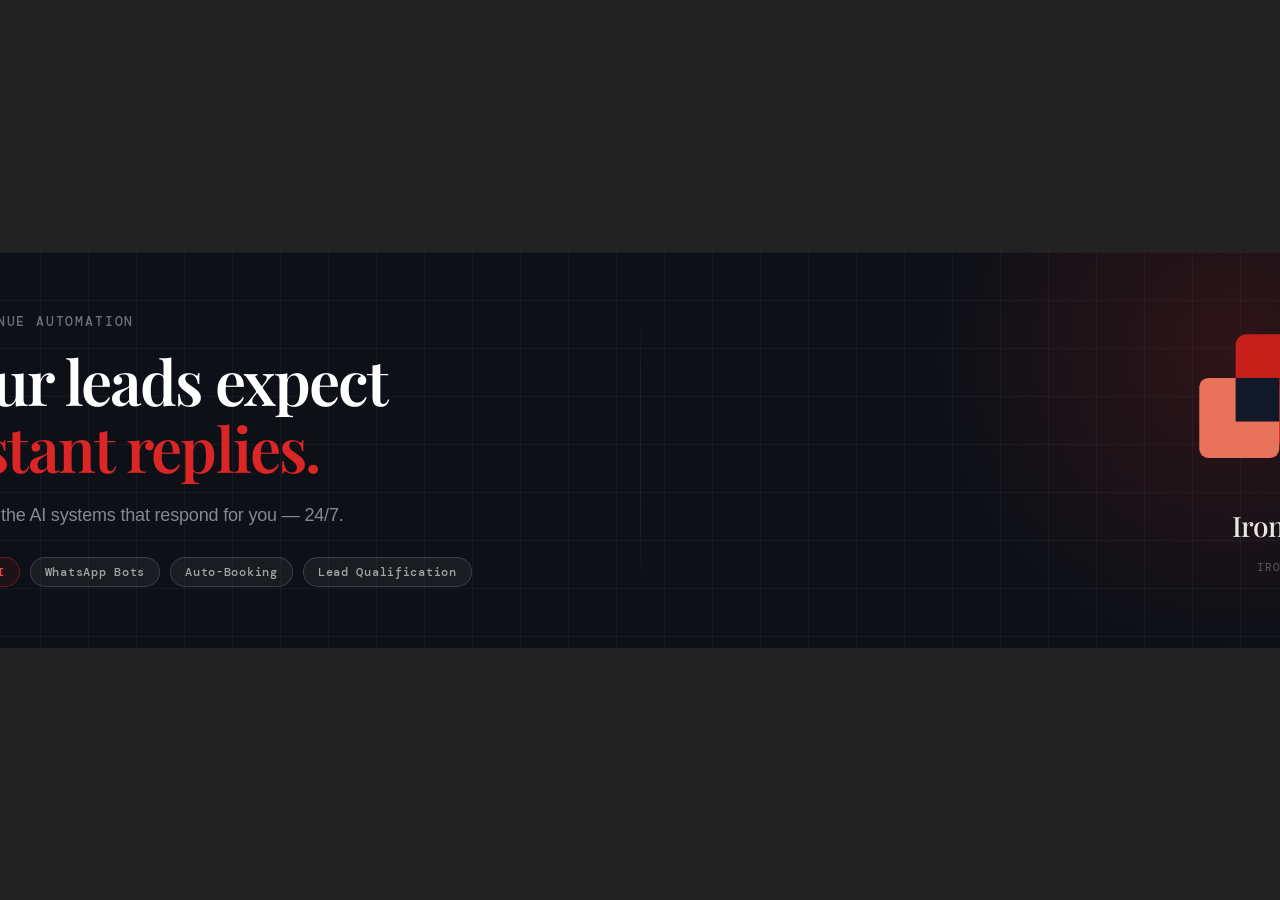
<file: linkedin-banner.html>
<!DOCTYPE html>
<html>
<head>
<meta charset="UTF-8">
<style>
  *{margin:0;padding:0;box-sizing:border-box}
  body{background:#222;display:flex;align-items:center;justify-content:center;min-height:100vh;font-family:sans-serif}

  .banner{
    width:1584px;
    height:396px;
    background:#0d1117;
    position:relative;
    overflow:hidden;
    display:flex;
    align-items:center;
    flex-shrink:0;
  }

  /* Grid */
  .banner::before{
    content:'';
    position:absolute;
    inset:0;
    background-image:
      linear-gradient(rgba(255,255,255,.04) 1px, transparent 1px),
      linear-gradient(90deg, rgba(255,255,255,.04) 1px, transparent 1px);
    background-size:48px 48px;
  }

  /* Red glow blob */
  .blob{
    position:absolute;
    width:600px;
    height:600px;
    background:radial-gradient(circle, rgba(200,32,26,.18) 0%, transparent 70%);
    right:-100px;
    top:-200px;
    pointer-events:none;
  }

  /* Left content */
  .left{
    position:relative;
    z-index:2;
    padding:0 80px;
    flex:1;
  }

  .eyebrow{
    font-family:'DM Mono', 'Courier New', monospace;
    font-size:13px;
    font-weight:500;
    letter-spacing:.14em;
    text-transform:uppercase;
    color:rgba(255,255,255,.4);
    margin-bottom:18px;
  }

  .headline{
    font-family:'Playfair Display', Georgia, serif;
    font-size:62px;
    font-weight:600;
    color:#ffffff;
    line-height:1.08;
    letter-spacing:-.03em;
    margin-bottom:20px;
  }

  .headline .accent{color:#dc2626}

  .sub{
    font-family:-apple-system, 'Inter', sans-serif;
    font-size:18px;
    color:rgba(255,255,255,.5);
    letter-spacing:-.01em;
    margin-bottom:28px;
    line-height:1.5;
  }

  .chips{
    display:flex;
    gap:10px;
    align-items:center;
    flex-wrap:wrap;
  }

  .chip{
    font-family:'DM Mono','Courier New',monospace;
    font-size:12px;
    font-weight:500;
    letter-spacing:.06em;
    padding:6px 14px;
    border-radius:100px;
    border:1px solid rgba(255,255,255,.15);
    color:rgba(255,255,255,.6);
    background:rgba(255,255,255,.05);
  }

  .chip.red{
    border-color:rgba(220,38,38,.4);
    color:#ef4444;
    background:rgba(220,38,38,.08);
  }

  /* Right — logo mark */
  .right{
    position:relative;
    z-index:2;
    padding-right:80px;
    display:flex;
    flex-direction:column;
    align-items:flex-end;
    gap:16px;
    flex-shrink:0;
  }

  .mark svg{
    width:160px;
    height:160px;
  }

  .wordmark{
    font-family:'Playfair Display', Georgia, serif;
    font-size:28px;
    font-weight:500;
    color:rgba(255,255,255,.9);
    letter-spacing:-.02em;
    text-align:right;
  }

  .tagline{
    font-family:'DM Mono','Courier New',monospace;
    font-size:11px;
    color:rgba(255,255,255,.3);
    letter-spacing:.08em;
    text-transform:uppercase;
    text-align:right;
  }

  /* Divider line */
  .divider{
    position:absolute;
    left:50%;
    top:60px;
    bottom:60px;
    width:1px;
    background:linear-gradient(to bottom, transparent, rgba(255,255,255,.08) 30%, rgba(255,255,255,.08) 70%, transparent);
    z-index:1;
  }
</style>
<link href="https://fonts.googleapis.com/css2?family=Playfair+Display:wght@400;500;600&family=DM+Mono:wght@400;500&display=swap" rel="stylesheet">
</head>
<body>
<div class="banner">
  <div class="blob"></div>
  <div class="divider"></div>

  <div class="left">
    <div class="eyebrow">AI Revenue Automation</div>
    <div class="headline">
      Your leads expect<br><span class="accent">instant replies.</span>
    </div>
    <div class="sub">We build the AI systems that respond for you — 24/7.</div>
    <div class="chips">
      <span class="chip red">Voice AI</span>
      <span class="chip">WhatsApp Bots</span>
      <span class="chip">Auto-Booking</span>
      <span class="chip">Lead Qualification</span>
    </div>
  </div>

  <div class="right">
    <div class="mark">
      <svg viewBox="0 0 44 44" fill="none" xmlns="http://www.w3.org/2000/svg">
        <rect x="12" y="2" width="30" height="30" fill="#C8201A" rx="3"/>
        <rect x="2" y="14" width="22" height="22" fill="#E8735A" rx="2.5"/>
        <rect x="12" y="14" width="12" height="12" fill="#111827"/>
      </svg>
    </div>
    <div class="wordmark">IronLogic</div>
    <div class="tagline">ironlogic.ai</div>
  </div>
</div>
</body>
</html>
</file>
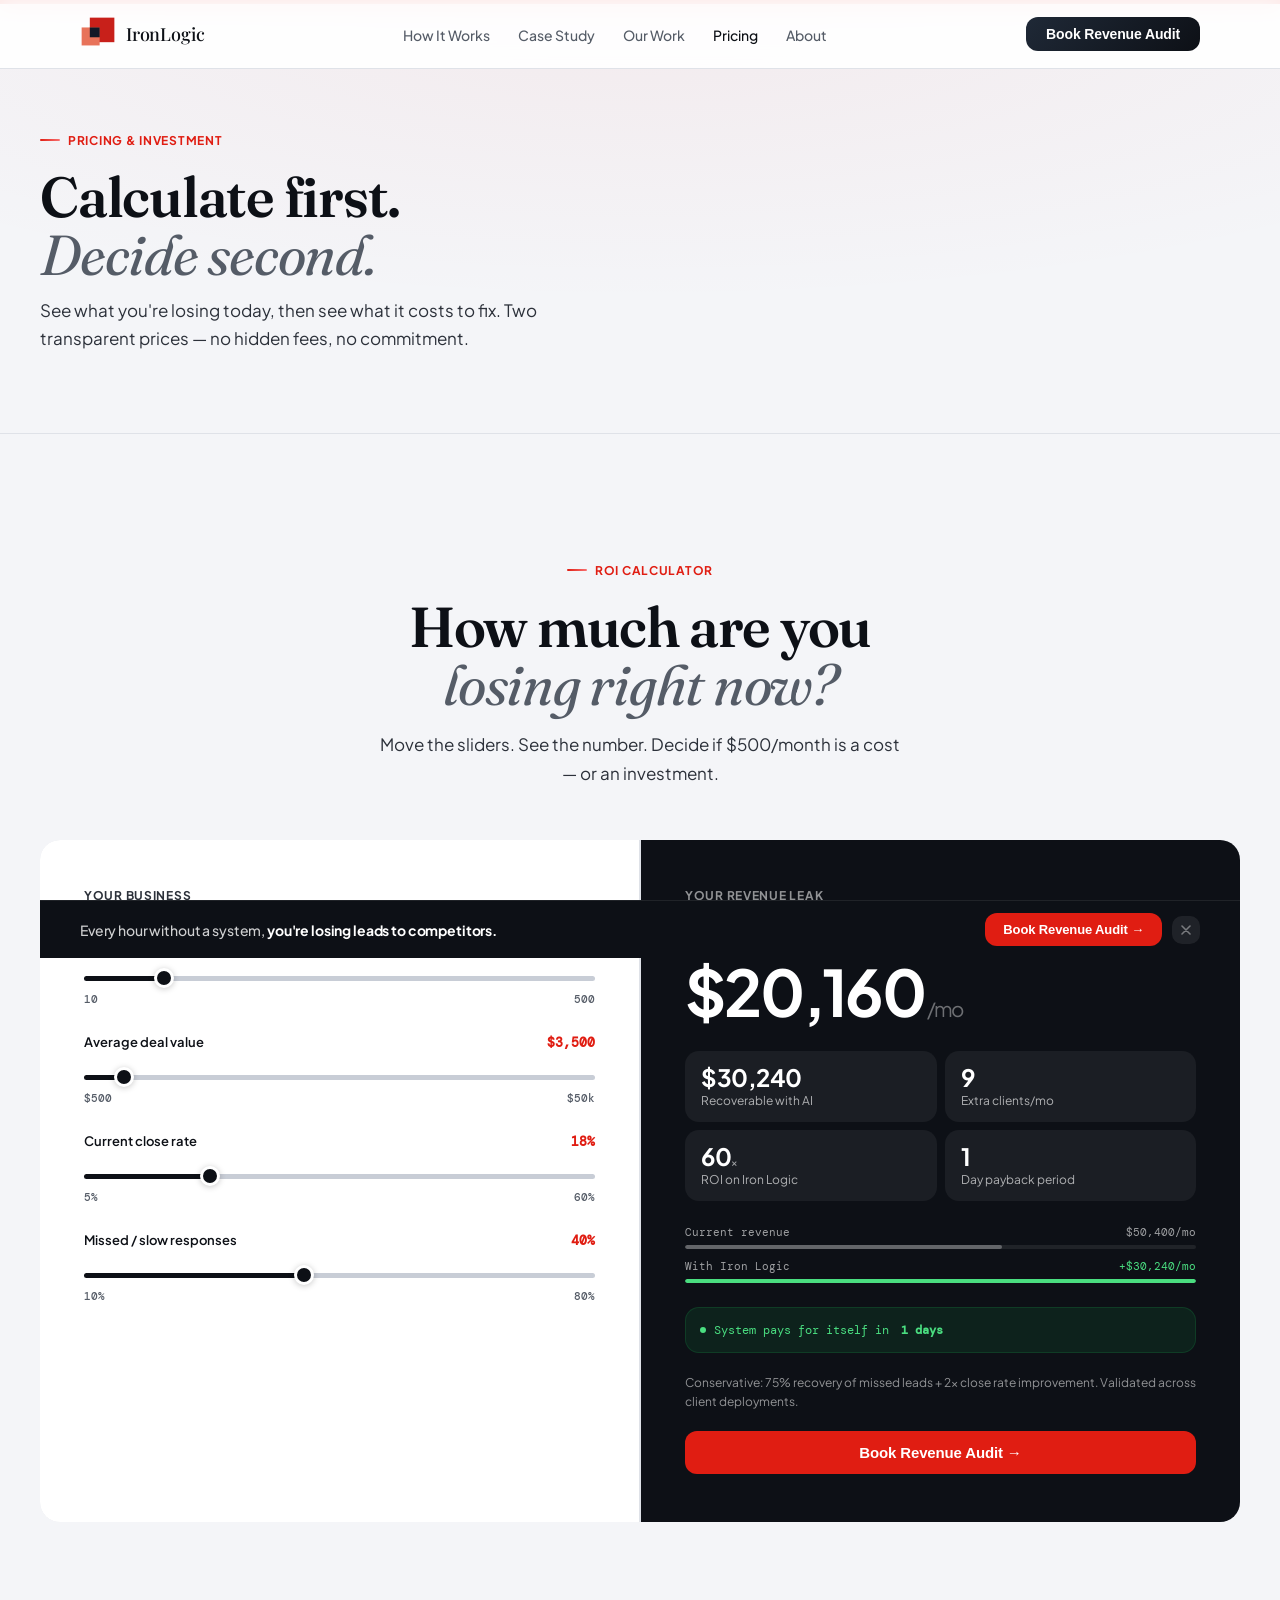
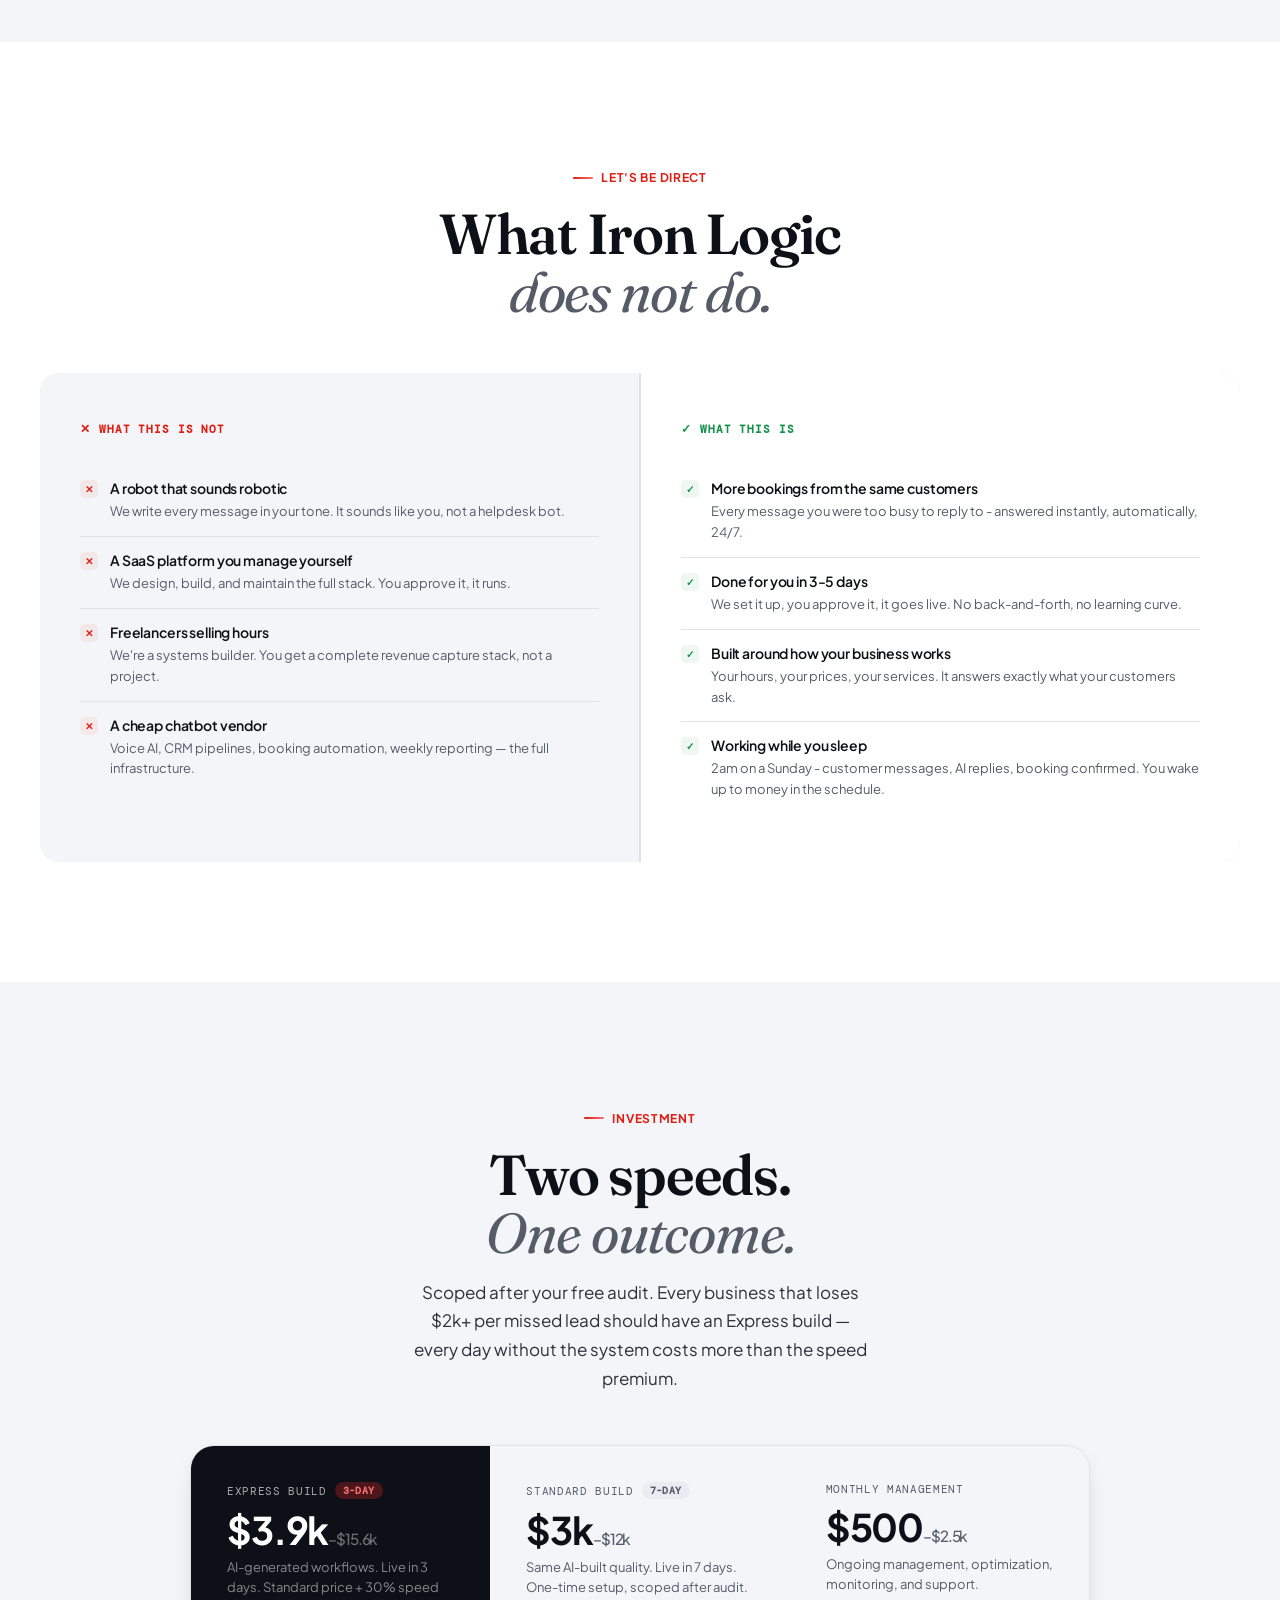
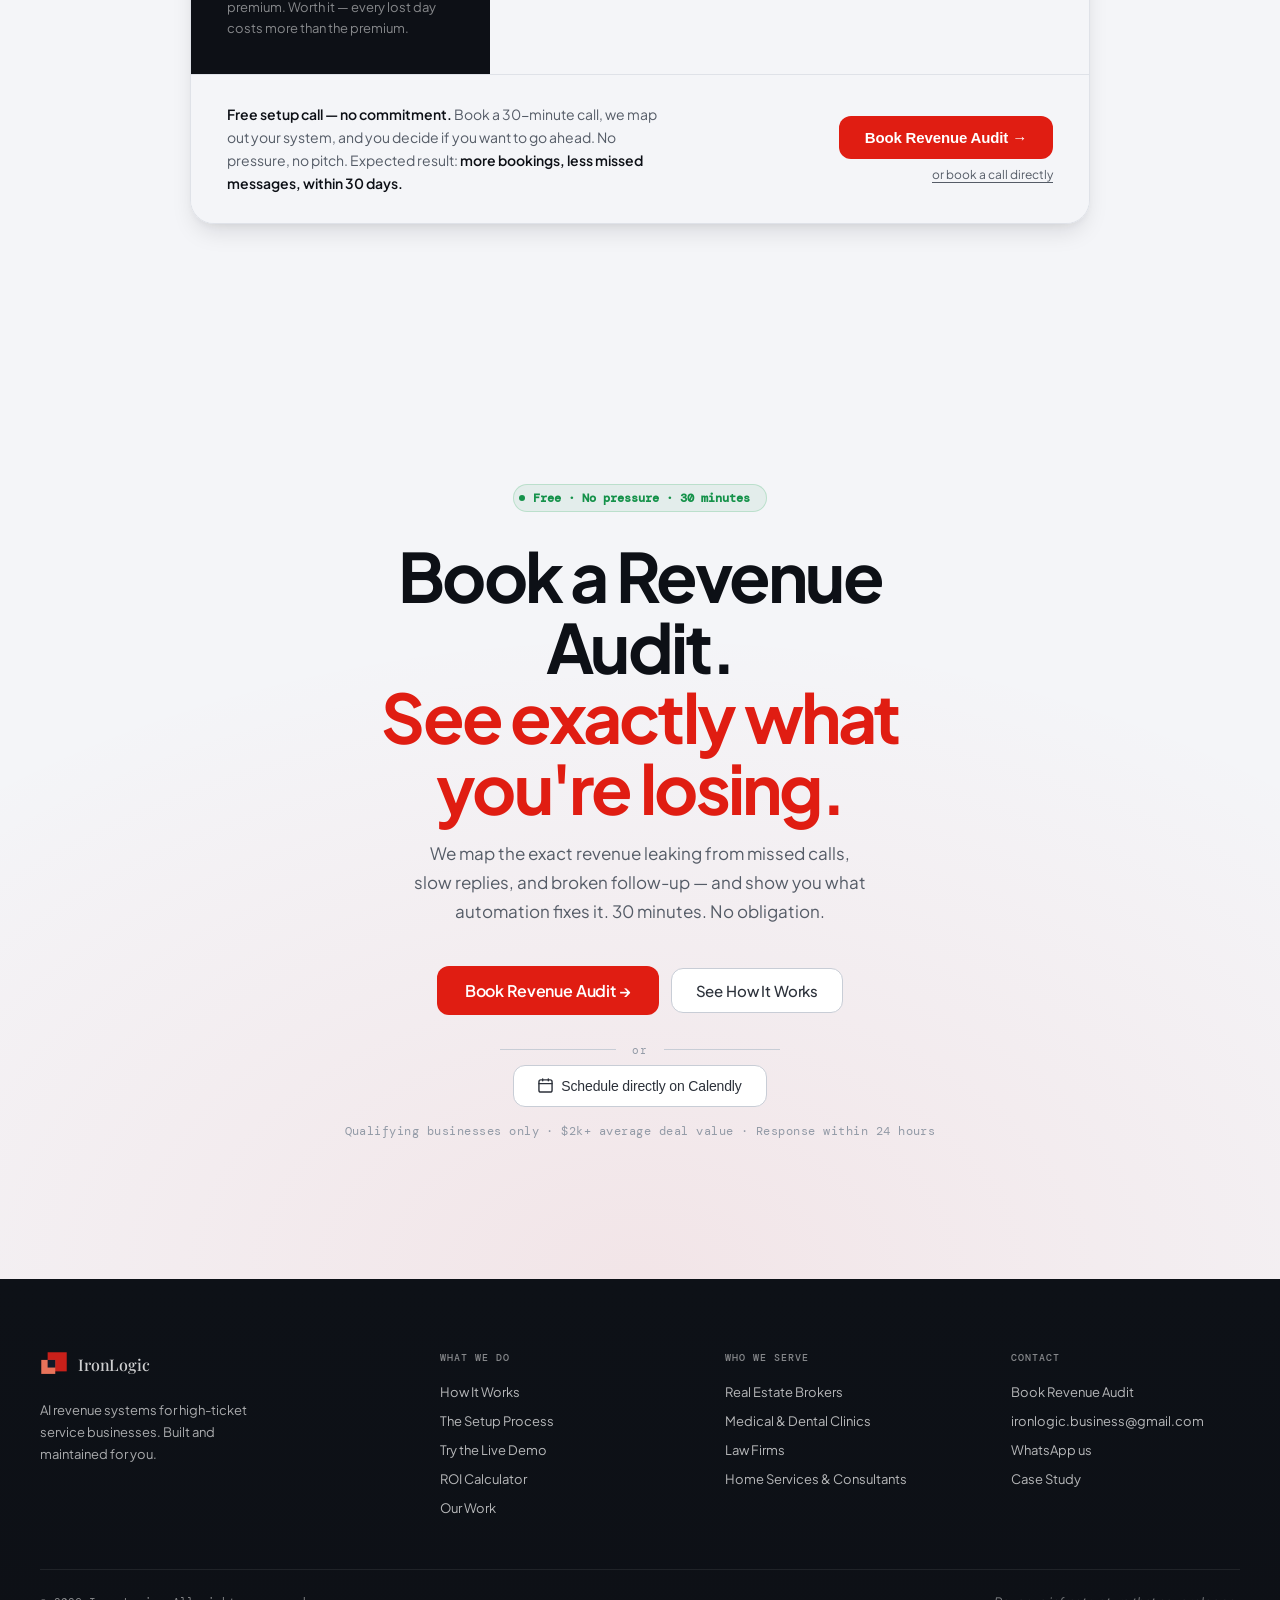
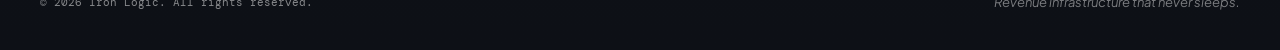
<file: pricing.html>
<!DOCTYPE html>
<html lang="en">
<head>
<meta charset="UTF-8">
<meta name="viewport" content="width=device-width, initial-scale=1.0">
<title>Pricing — Iron Logic</title>
<meta name="description" content="Iron Logic pricing: Express 3-day build, Standard 7-day build, and monthly management. Scoped after free audit.">
<link rel="canonical" href="https://ironlogic.ai/pricing">
<link rel="icon" type="image/svg+xml" href="data:image/svg+xml,<svg xmlns='http://www.w3.org/2000/svg' viewBox='0 0 44 44'><rect x='12' y='2' width='30' height='30' rx='4' fill='%23C8201A'/><rect x='2' y='14' width='22' height='22' rx='4' fill='%23E8735A'/><rect x='12' y='14' width='12' height='12' fill='%23111827'/></svg>">
<link rel="preconnect" href="https://fonts.googleapis.com">
<link rel="preconnect" href="https://fonts.gstatic.com" crossorigin>
<link href="https://fonts.googleapis.com/css2?family=Plus+Jakarta+Sans:wght@300;400;500;600;700;800&family=Fraunces:ital,opsz,wght@0,9..144,400..600;1,9..144,400..600&family=DM+Mono:wght@300;400;500&family=Playfair+Display:wght@400;500;600&display=swap" rel="stylesheet">
<link href="https://assets.calendly.com/assets/external/widget.css" rel="stylesheet">
<link rel="stylesheet" href="style.css">
</head>
<body>
<div id="progress"></div>

<!-- AUDIT MODAL -->
<div id="modal-overlay" role="dialog" aria-modal="true" aria-labelledby="modal-title">
  <div class="modal">
    <div id="modal-form-view">
      <div class="modal-hdr">
        <div class="modal-hdr-left">
          <div class="modal-hdr-mark"><svg width="18" height="18" viewBox="0 0 44 44" fill="none"><rect x="14" y="2" width="28" height="28" rx="3" fill="#C8201A"/><rect x="2" y="14" width="28" height="28" rx="3" fill="#E8735A"/><rect x="14" y="14" width="16" height="16" rx="2" fill="#111827"/></svg></div>
          <div class="modal-hdr-info"><div class="modal-hdr-name">Iron Logic</div><div class="modal-hdr-step" id="modal-hdr-step">Step 1 of 3 · About you</div></div>
        </div>
        <button class="modal-progress-close" id="modal-close" aria-label="Close" type="button"><svg width="11" height="11" viewBox="0 0 14 14" fill="none"><path d="M1 1l12 12M13 1L1 13" stroke="currentColor" stroke-width="1.8" stroke-linecap="round"/></svg></button>
      </div>
      <div class="modal-pbar"><div class="modal-pbar-fill" id="modal-pbar-fill" style="width:33.3%"></div></div>
      <form id="audit-form" novalidate>
        <div class="modal-steps-wrap">
          <div class="modal-step active" id="step1">
            <div class="modal-step-title" id="modal-title">Start your application.</div>
            <div class="modal-step-sub">Takes 2 minutes · Free audit · Reviewed within 24 hours</div>
            <div class="form-2col">
              <div class="form-row"><label for="f-name">Your Name</label><input id="f-name" name="name" type="text" placeholder="John Smith" required></div>
              <div class="form-row"><label for="f-biz">Business Name</label><input id="f-biz" name="business" type="text" placeholder="Acme Realty" required></div>
            </div>
            <div class="form-2col">
              <div class="form-row"><label for="f-email">Email</label><input id="f-email" name="email" type="email" placeholder="you@company.com" required></div>
              <div class="form-row"><label for="f-phone">Phone</label><input id="f-phone" name="phone" type="tel" placeholder="+1 (555) 000-0000" required></div>
            </div>
            <div class="form-row"><label for="f-industry">Industry</label><select id="f-industry" name="industry" required><option value="">Select…</option><option>Commercial Real Estate</option><option>Residential Real Estate</option><option>Medical / Dental / Clinic</option><option>Law Firm / Legal Services</option><option>Home Services (HVAC, Roofing, Plumbing)</option><option>High-End Consultant / Coach</option><option>Other</option></select></div>
            <div class="modal-step-btns"><button class="modal-btn-next" id="next1" type="button">Continue →</button></div>
          </div>
          <div class="modal-step" id="step2">
            <div class="modal-step-title">Your numbers.</div>
            <div class="modal-step-sub">We use this to calculate your actual revenue leak before we speak.</div>
            <div class="form-2col">
              <div class="form-row"><label for="f-deal">Average Sale Value</label><select id="f-deal" name="deal_value" required><option value="">Select…</option><option>$1k – $5k</option><option>$5k – $15k</option><option>$15k – $50k</option><option>$50k – $100k</option><option>$100k+</option></select></div>
              <div class="form-row"><label for="f-leads-m">Monthly Inbound Leads</label><select id="f-leads-m" name="monthly_leads" required><option value="">Select…</option><option>Fewer than 20</option><option>20 – 50</option><option>50 – 150</option><option>150 – 500</option><option>500+</option></select></div>
            </div>
            <div class="form-2col">
              <div class="form-row"><label for="f-response">Current Response Time</label><select id="f-response" name="response_time" required><option value="">Select…</option><option>Under 5 minutes</option><option>5 – 30 minutes</option><option>30 min – 2 hours</option><option>2 – 24 hours</option><option>Over 24 hours / missed</option></select></div>
              <div class="form-row"><label for="f-monthly-rev">Monthly Revenue (approx)</label><select id="f-monthly-rev" name="monthly_revenue"><option value="">Select…</option><option>Under $10k</option><option>$10k – $50k</option><option>$50k – $200k</option><option>$200k – $1M</option><option>$1M+</option></select></div>
            </div>
            <div class="form-row"><label for="f-tools">Current tools / CRM (if any)</label><input id="f-tools" name="current_tools" type="text" placeholder="e.g. HubSpot, spreadsheets, nothing…"></div>
            <div class="modal-step-btns"><button class="modal-btn-back" id="back2" type="button">← Back</button><button class="modal-btn-next" id="next2" type="button">Continue →</button></div>
          </div>
          <div class="modal-step" id="step3">
            <div class="modal-step-title">Last step.</div>
            <div class="modal-step-sub">This shapes what we bring to the call — be specific.</div>
            <div class="form-row"><label for="f-gap">Biggest gap in your lead process</label><select id="f-gap" name="lead_gap" required><option value="">Select…</option><option>Missing calls / leads after hours</option><option>Slow follow-up losing deals to competitors</option><option>No system — following up manually</option><option>Too many unqualified leads wasting time</option><option>Old leads never re-engaged</option><option>All of the above</option></select></div>
            <div class="form-2col">
              <div class="form-row"><label for="f-budget">Project budget range</label><select id="f-budget" name="budget"><option value="">Select…</option><option>Under $2,000</option><option>$2,000 – $5,000</option><option>$5,000 – $10,000</option><option>$10,000+</option><option>Depends on ROI shown</option></select></div>
              <div class="form-row"><label for="f-timeline">Ready to start</label><select id="f-timeline" name="timeline"><option value="">Select…</option><option>Immediately</option><option>Within 30 days</option><option>1 – 3 months</option><option>Just exploring</option></select></div>
            </div>
            <div class="form-row"><label for="f-goal">What does success look like in 90 days? <span style="color:var(--ink4);font-weight:400">(optional)</span></label><textarea id="f-goal" name="success_goal" placeholder="e.g. Double booked appointments…"></textarea></div>
            <div class="modal-step-btns"><button class="modal-btn-back" id="back3" type="button">← Back</button><button class="modal-btn-next" id="modal-submit" type="submit">Submit Application →</button></div>
            <div class="modal-note">Reviewed within 24 hours · Qualifying businesses only · No obligation</div>
          </div>
        </div>
      </form>
    </div>
    <div id="modal-success-view" class="modal-success" style="display:none">
      <div class="ms-top"><div class="ms-check"><svg width="20" height="20" viewBox="0 0 20 20" fill="none"><path d="M4 10l4.5 4.5L16 6" stroke="#fff" stroke-width="2.2" stroke-linecap="round" stroke-linejoin="round"/></svg></div><h3>Application received.</h3><p>You'll hear from us within 24 hours.</p></div>
      <div class="ms-bottom"><div class="ms-cal"><div class="ms-cal-label">Skip the wait — reserve your audit slot right now:</div><button class="ms-cal-btn" onclick="Calendly.initPopupWidget({url:'https://calendly.com/ironlogic-business/ai-audit'});return false" type="button">Book your 30-min audit →</button><div class="ms-cal-note">30 min · Video call · Free · No obligation</div></div><button class="ms-close" id="ms-close-btn" type="button">Close</button></div>
    </div>
  </div>
</div>

<!-- VIDEO MODAL -->
<div id="video-overlay"><div class="video-modal"><video id="modal-video" controls playsinline preload="none"></video><div class="video-label" id="video-label"></div><button class="video-close" id="video-close" type="button"><svg width="12" height="12" viewBox="0 0 12 12" fill="none"><path d="M1 1l10 10M11 1L1 11" stroke="currentColor" stroke-width="1.8" stroke-linecap="round"/></svg></button></div></div>

<!-- STICKY CTA BAR -->
<div id="sticky-bar"><div class="sticky-inner"><div class="sticky-text">Every hour without a system, <strong>you're losing leads to competitors.</strong></div><div class="sticky-right"><button class="btn-primary mag" data-modal="open" type="button" style="font-size:13px;padding:9px 18px">Book Revenue Audit →</button><button class="sticky-dismiss" id="sticky-dismiss" type="button" title="Dismiss"><svg width="10" height="10" viewBox="0 0 10 10" fill="none"><path d="M1 1l8 8M9 1L1 9" stroke="currentColor" stroke-width="1.6" stroke-linecap="round"/></svg></button></div></div></div>

<!-- EXIT INTENT -->
<div id="exit-overlay"><div class="exit-card"><button class="exit-close" id="exit-close" type="button"><svg width="10" height="10" viewBox="0 0 10 10" fill="none"><path d="M1 1l8 8M9 1L1 9" stroke="currentColor" stroke-width="1.6" stroke-linecap="round"/></svg></button><div class="exit-eyebrow">Before you go</div><h3 class="exit-h">How much did you lose<br>this week?</h3><p class="exit-p">The average service business misses 62% of inbound leads. At $3,500 per deal, that's real money leaving every single day.</p><button class="btn-primary mag" data-modal="open" type="button" style="width:100%;justify-content:center;font-size:15px;padding:13px">Find My Revenue Leak →</button></div></div>

<!-- NAV -->
<nav id="nav">
  <div class="nav-i">
    <a href="index.html" class="logo" aria-label="Iron Logic home">
      <span class="logo-mark" aria-hidden="true"><svg width="36" height="36" viewBox="0 0 44 44" fill="none"><rect x="12" y="2" width="30" height="30" fill="#C8201A"/><rect x="2" y="14" width="22" height="22" fill="#E8735A"/><rect x="12" y="14" width="12" height="12" fill="#111827"/></svg></span>
      <span class="logo-name">IronLogic</span>
    </a>
    <ul class="nav-links">
      <li><a href="how-it-works.html">How It Works</a></li>
      <li><a href="case-study.html">Case Study</a></li>
      <li><a href="our-work.html">Our Work</a></li>
      <li><a href="pricing.html" style="color:var(--ink)">Pricing</a></li>
      <li><a href="about.html">About</a></li>
    </ul>
    <button class="nav-ham" id="nav-ham" type="button" aria-label="Menu"><span></span><span></span><span></span></button>
    <button class="nav-cta mag" data-modal="open" type="button">Book Revenue Audit</button>
  </div>
</nav>

<!-- PAGE BANNER -->
<div class="page-hero pricing-pg">
  <div class="page-hero-inner">
    <span class="eyebrow rv">Pricing &amp; Investment</span>
    <h1 class="sec-h rv">Calculate first.<br><span class="muted">Decide second.</span></h1>
    <p class="sec-p rv" style="margin-top:12px">See what you're losing today, then see what it costs to fix. Two transparent prices — no hidden fees, no commitment.</p>
  </div>
</div>

<!-- ROI CALCULATOR -->
<section id="roi" class="sec" style="background:var(--bg2)">
  <div class="sec-w">
    <div class="roi-hdr rv">
      <span class="eyebrow" style="justify-content:center">ROI Calculator</span>
      <h2 class="sec-h" style="text-align:center">How much are you<br><span class="muted">losing right now?</span></h2>
      <p class="sec-p" style="margin:14px auto 0;text-align:center">Move the sliders. See the number. Decide if $500/month is a cost — or an investment.</p>
    </div>
    <div class="roi-wrap rv">
      <div class="roi-in">
        <div class="roi-in-title">Your Business</div>
        <div class="ri-g">
          <div class="ri-label">Monthly inbound leads <span class="ri-val" id="vl">80</span></div>
          <input type="range" id="leads" min="10" max="500" value="80" step="5" aria-label="Monthly leads">
          <div class="ri-ends"><span>10</span><span>500</span></div>
        </div>
        <div class="ri-g">
          <div class="ri-label">Average deal value <span class="ri-val" id="vd">$3,500</span></div>
          <input type="range" id="deal" min="500" max="50000" value="3500" step="500" aria-label="Deal value">
          <div class="ri-ends"><span>$500</span><span>$50k</span></div>
        </div>
        <div class="ri-g">
          <div class="ri-label">Current close rate <span class="ri-val" id="vc">18%</span></div>
          <input type="range" id="close" min="5" max="60" value="18" step="1" aria-label="Close rate">
          <div class="ri-ends"><span>5%</span><span>60%</span></div>
        </div>
        <div class="ri-g">
          <div class="ri-label">Missed / slow responses <span class="ri-val" id="vm">40%</span></div>
          <input type="range" id="miss" min="10" max="80" value="40" step="5" aria-label="Miss rate">
          <div class="ri-ends"><span>10%</span><span>80%</span></div>
        </div>
      </div>
      <div class="roi-out">
        <div class="roi-out-title">Your Revenue Leak</div>
        <div class="ro-lost-label">Money left on the table every month</div>
        <div class="ro-big">$<span id="o-lost">8,232</span><span class="unit"> /mo</span></div>
        <div class="ro-stats">
          <div class="ro-stat"><div class="ro-stat-n">$<span id="o-rec">6,174</span></div><div class="ro-stat-l">Recoverable with AI</div></div>
          <div class="ro-stat"><div class="ro-stat-n"><span id="o-nc">5</span></div><div class="ro-stat-l">Extra clients/mo</div></div>
          <div class="ro-stat"><div class="ro-stat-n"><span id="o-roi">12</span><sub>×</sub></div><div class="ro-stat-l">ROI on Iron Logic</div></div>
          <div class="ro-stat"><div class="ro-stat-n"><span id="o-pb">8</span></div><div class="ro-stat-l">Day payback period</div></div>
        </div>
        <div class="ro-bars">
          <div class="ro-bar-row"><div class="ro-bar-labels"><span>Current revenue</span><span id="o-cl">—</span></div><div class="ro-track"><div class="ro-fill now" id="bar-now" style="width:60%"></div></div></div>
          <div class="ro-bar-row"><div class="ro-bar-labels"><span>With Iron Logic</span><span id="o-al" style="color:#4ade80">—</span></div><div class="ro-track"><div class="ro-fill ai" id="bar-ai" style="width:100%"></div></div></div>
        </div>
        <div class="ro-payback">System pays for itself in <span id="o-pb-t" style="margin-left:4px;font-weight:600">8 days</span></div>
        <div class="ro-note">Conservative: 75% recovery of missed leads + 2× close rate improvement. Validated across client deployments.</div>
        <button class="btn-primary mag" data-modal="open" type="button" style="width:100%;justify-content:center">Book Revenue Audit →</button>
      </div>
    </div>
  </div>
</section>

<!-- CLARITY -->
<section id="clarity" class="sec">
  <div class="sec-w">
    <div class="clarity-hdr rv">
      <span class="eyebrow" style="justify-content:center">Let's Be Direct</span>
      <h2 class="sec-h" style="text-align:center">What Iron Logic<br><span class="muted">does not do.</span></h2>
    </div>
    <div class="clarity-layout rv">
      <div class="cc no">
        <div class="cc-header">What This Is NOT</div>
        <div class="ci"><div class="ci-mark">✕</div><div><div class="ci-h">A robot that sounds robotic</div><p class="ci-p">We write every message in your tone. It sounds like you, not a helpdesk bot.</p></div></div>
        <div class="ci"><div class="ci-mark">✕</div><div><div class="ci-h">A SaaS platform you manage yourself</div><p class="ci-p">We design, build, and maintain the full stack. You approve it, it runs.</p></div></div>
        <div class="ci"><div class="ci-mark">✕</div><div><div class="ci-h">Freelancers selling hours</div><p class="ci-p">We're a systems builder. You get a complete revenue capture stack, not a project.</p></div></div>
        <div class="ci"><div class="ci-mark">✕</div><div><div class="ci-h">A cheap chatbot vendor</div><p class="ci-p">Voice AI, CRM pipelines, booking automation, weekly reporting — the full infrastructure.</p></div></div>
      </div>
      <div class="cc yes">
        <div class="cc-header">What This IS</div>
        <div class="ci"><div class="ci-mark">✓</div><div><div class="ci-h">More bookings from the same customers</div><p class="ci-p">Every message you were too busy to reply to - answered instantly, automatically, 24/7.</p></div></div>
        <div class="ci"><div class="ci-mark">✓</div><div><div class="ci-h">Done for you in 3-5 days</div><p class="ci-p">We set it up, you approve it, it goes live. No back-and-forth, no learning curve.</p></div></div>
        <div class="ci"><div class="ci-mark">✓</div><div><div class="ci-h">Built around how your business works</div><p class="ci-p">Your hours, your prices, your services. It answers exactly what your customers ask.</p></div></div>
        <div class="ci"><div class="ci-mark">✓</div><div><div class="ci-h">Working while you sleep</div><p class="ci-p">2am on a Sunday - customer messages, AI replies, booking confirmed. You wake up to money in the schedule.</p></div></div>
      </div>
    </div>
  </div>
</section>

<!-- PRICING -->
<section id="pricing" class="sec" style="background:var(--bg2)">
  <div class="sec-w">
    <div class="pricing-hdr rv">
      <span class="eyebrow" style="justify-content:center">Investment</span>
      <h2 class="sec-h" style="text-align:center">Two speeds.<br><span class="muted">One outcome.</span></h2>
      <p class="sec-p" style="margin:14px auto 0;text-align:center;max-width:460px">Scoped after your free audit. Every business that loses $2k+ per missed lead should have an Express build — every day without the system costs more than the speed premium.</p>
    </div>
    <div class="pricing-card rv tilt">
      <div class="pricing-nums">
        <div class="pn featured">
          <div class="pn-l" style="display:flex;align-items:center;gap:8px">Express Build <span style="background:rgba(220,38,38,.3);color:#f87171;font-size:10px;font-weight:700;padding:2px 8px;border-radius:100px;letter-spacing:.04em">3-DAY</span></div>
          <div class="pn-n">$3.9k<sub>–$15.6k</sub></div>
          <div class="pn-d">AI-generated workflows. Live in 3 days. Standard price + 30% speed premium. Worth it — every lost day costs more than the premium.</div>
        </div>
        <div class="pn">
          <div class="pn-l" style="display:flex;align-items:center;gap:8px">Standard Build <span style="background:var(--bg3);color:var(--ink3);font-size:10px;font-weight:700;padding:2px 8px;border-radius:100px;letter-spacing:.04em">7-DAY</span></div>
          <div class="pn-n">$3k<sub>–$12k</sub></div>
          <div class="pn-d">Same AI-built quality. Live in 7 days. One-time setup, scoped after audit.</div>
        </div>
        <div class="pn">
          <div class="pn-l">Monthly Management</div>
          <div class="pn-n">$500<sub>–$2.5k</sub></div>
          <div class="pn-d">Ongoing management, optimization, monitoring, and support.</div>
        </div>
      </div>
      <div class="pricing-footer">
        <p class="pf-note"><strong>Free setup call — no commitment.</strong> Book a 30-minute call, we map out your system, and you decide if you want to go ahead. No pressure, no pitch. Expected result: <strong>more bookings, less missed messages, within 30 days.</strong></p>
        <div style="display:flex;flex-direction:column;gap:8px;align-items:flex-end">
          <button class="btn-primary mag" data-modal="open" type="button">Book Revenue Audit →</button>
          <button onclick="Calendly.initPopupWidget({url:'https://calendly.com/ironlogic-business/ai-audit'});return false" type="button" style="font-family:var(--sans);font-size:12px;color:var(--ink3);background:none;border:none;cursor:pointer;padding:0;text-decoration:underline;text-underline-offset:3px">or book a call directly</button>
        </div>
      </div>
    </div>
  </div>
</section>

<!-- CTA -->
<section id="cta">
  <div class="cta-inner">
    <div class="cta-badge rv"><span class="cta-badge-dot"></span>Free · No pressure · 30 minutes</div>
    <h2 class="cta-h rv">Book a Revenue Audit.<br><em>See exactly what you're losing.</em></h2>
    <p class="cta-p rv">We map the exact revenue leaking from missed calls, slow replies, and broken follow-up — and show you what automation fixes it. 30 minutes. No obligation.</p>
    <div class="cta-btns rv">
      <a href="#" data-modal="open" class="btn-primary mag" style="font-size:16px;padding:14px 28px">Book Revenue Audit →</a>
      <a href="how-it-works.html#demo-section" class="btn-ghost mag">See How It Works</a>
    </div>
    <div class="cta-divider rv"><span>or</span></div>
    <div class="rv">
      <button class="btn-ghost mag" onclick="Calendly.initPopupWidget({url:'https://calendly.com/ironlogic-business/ai-audit'});return false" type="button" style="font-size:14px"><svg width="15" height="15" viewBox="0 0 16 16" fill="none" style="flex-shrink:0"><rect x="1" y="2" width="14" height="13" rx="2" stroke="currentColor" stroke-width="1.5"/><path d="M1 6h14M5 1v2M11 1v2" stroke="currentColor" stroke-width="1.5" stroke-linecap="round"/></svg>Schedule directly on Calendly</button>
    </div>
    <div class="cta-note rv" style="margin-top:16px">Qualifying businesses only · $2k+ average deal value · Response within 24 hours</div>
  </div>
</section>

<!-- FOOTER -->
<footer>
  <div class="footer-inner">
    <div class="footer-top">
      <div>
        <div class="footer-logo"><a href="index.html" style="text-decoration:none;display:inline-flex;align-items:center;gap:10px" aria-label="Iron Logic home"><svg width="28" height="28" viewBox="0 0 44 44" fill="none" aria-hidden="true"><rect x="12" y="2" width="30" height="30" fill="#C8201A"/><rect x="2" y="14" width="22" height="22" fill="#E8735A"/><rect x="12" y="14" width="12" height="12" fill="#111827"/></svg><span style="font-family:'Playfair Display',Georgia,serif;font-size:16px;font-weight:500;color:rgba(255,255,255,.8);letter-spacing:-.01em">IronLogic</span></a></div>
        <p class="footer-tagline">AI revenue systems for high-ticket service businesses. Built and maintained for you.</p>
      </div>
      <div class="fc"><h4>What We Do</h4><ul><li><a href="how-it-works.html">How It Works</a></li><li><a href="how-it-works.html#how-we-build">The Setup Process</a></li><li><a href="how-it-works.html#demo-section">Try the Live Demo</a></li><li><a href="pricing.html#roi">ROI Calculator</a></li><li><a href="our-work.html">Our Work</a></li></ul></div>
      <div class="fc"><h4>Who We Serve</h4><ul><li><a href="how-it-works.html#serve">Real Estate Brokers</a></li><li><a href="how-it-works.html#serve">Medical &amp; Dental Clinics</a></li><li><a href="how-it-works.html#serve">Law Firms</a></li><li><a href="how-it-works.html#serve">Home Services &amp; Consultants</a></li></ul></div>
      <div class="fc"><h4>Contact</h4><ul><li><a href="#" data-modal="open">Book Revenue Audit</a></li><li><a href="mailto:ironlogic.business@gmail.com">ironlogic.business@gmail.com</a></li><li><a href="https://wa.me/18768600442" target="_blank" rel="noopener">WhatsApp us</a></li><li><a href="case-study.html">Case Study</a></li></ul></div>
    </div>
    <div class="footer-bot"><span class="footer-copy">© 2026 Iron Logic. All rights reserved.</span><span class="footer-tl">Revenue infrastructure that never sleeps.</span></div>
  </div>
</footer>

<script src="main.js"></script>
<script src="https://assets.calendly.com/assets/external/widget.js" type="text/javascript" async></script>
</body>
</html>
</file>
<file: style.css>
*,*::before,*::after{box-sizing:border-box;margin:0;padding:0}
:root{
  --bg:#ffffff;
  --bg2:#f4f5f8;
  --bg3:#eaecf1;
  --border:#dfe2e8;
  --border2:#c8cdd6;
  --ink:#0d1016;
  --ink2:#2c313a;
  --ink3:#555c67;
  --ink4:#929aa6;
  --red:#e01d12;
  --red-s:#b8150c;
  --red-bg:rgba(224,29,18,.06);
  --red-border:rgba(224,29,18,.22);
  --salmon:#e8735a;
  --green:#15924a;
  --green-bg:rgba(21,146,74,.07);
  --blue:#2563eb;
  --shadow-sm:0 1px 2px rgba(13,16,23,.06);
  --shadow:0 1px 3px rgba(13,16,23,.10),0 1px 2px rgba(13,16,23,.05);
  --shadow-md:0 4px 8px -2px rgba(13,16,23,.10),0 2px 4px -2px rgba(13,16,23,.06);
  --shadow-lg:0 12px 24px -6px rgba(13,16,23,.13),0 4px 8px -4px rgba(13,16,23,.07);
  --shadow-xl:0 28px 60px -14px rgba(13,16,23,.22),0 10px 22px -10px rgba(13,16,23,.10);
  --sans:'Plus Jakarta Sans',sans-serif;
  --display:'Fraunces',Georgia,serif;
  --mono:'DM Mono',monospace;
  --ease:cubic-bezier(.16,1,.3,1);
  --ease-out:cubic-bezier(0,0,.2,1);
}
html{scroll-behavior:smooth;font-size:16px;overflow-x:hidden}
body{background:var(--bg);color:var(--ink);font-family:var(--sans);overflow-x:hidden;position:relative;-webkit-font-smoothing:antialiased;min-width:320px}
::selection{background:var(--red);color:#fff}

/* PROGRESS */
#progress{position:fixed;top:0;left:0;right:0;height:2px;background:var(--red);z-index:1000;transform:scaleX(0);transform-origin:left;transition:opacity .3s}

/* NAV */
#nav{position:fixed;left:0;right:0;top:0;z-index:500;transition:all .3s;background:rgba(255,255,255,.9);backdrop-filter:blur(10px);-webkit-backdrop-filter:blur(10px);border-bottom:1px solid var(--border)}
#nav.scrolled{box-shadow:0 2px 20px rgba(180,40,40,.08)}
/* Hamburger — always visible */
.nav-ham{display:none;flex-direction:column;justify-content:center;gap:5px;width:38px;height:38px;background:none;border:1px solid rgba(220,38,38,.2);border-radius:8px;cursor:pointer;padding:8px;transition:background .15s}
.nav-ham:hover{background:var(--bg3)}
.nav-ham span{display:block;height:1.5px;background:var(--ink);border-radius:2px;transition:transform .25s var(--ease),opacity .2s,width .2s}
.nav-ham.open span:nth-child(1){transform:translateY(6.5px) rotate(45deg)}
.nav-ham.open span:nth-child(2){opacity:0;width:0}
.nav-ham.open span:nth-child(3){transform:translateY(-6.5px) rotate(-45deg)}
/* Mobile drawer */
.nav-drawer{display:flex;position:fixed;top:61px;left:0;right:0;background:rgba(255,255,255,.98);backdrop-filter:blur(20px);border-bottom:1px solid var(--border);padding:12px 20px 20px;z-index:499;flex-direction:column;gap:4px;transform:translateY(-8px);opacity:0;pointer-events:none;visibility:hidden;transition:transform .2s var(--ease),opacity .2s,visibility .2s}
.nav-drawer.open{transform:translateY(0);opacity:1;pointer-events:all;visibility:visible}
.nav-drawer a{font-size:15px;font-weight:500;color:var(--ink2);padding:10px 12px;border-radius:8px;text-decoration:none;display:block;transition:background .12s,color .12s}
.nav-drawer a:hover,.nav-drawer a.active{background:var(--bg3);color:var(--ink)}
.nav-drawer-cta{margin-top:8px;padding-top:12px;border-top:1px solid var(--border)}
.nav-drawer-cta button{width:100%;justify-content:center;font-size:15px;padding:12px}
.nav-i{display:flex;align-items:center;justify-content:space-between;height:68px;max-width:1200px;margin:0 auto;padding:0 40px}
.logo{display:flex;align-items:center;gap:10px;text-decoration:none}
.logo-mark{display:flex;align-items:center;justify-content:center;transition:transform .3s var(--ease);flex-shrink:0}
.logo:hover .logo-mark{transform:scale(1.04)}
.logo-mark svg{display:block}
.logo-name{font-family:'Playfair Display',Georgia,serif;font-size:18px;font-weight:500;color:var(--ink);letter-spacing:-.01em}
.nav-links{display:flex;gap:4px;list-style:none}
.nav-links a{font-size:14px;font-weight:500;color:var(--ink3);padding:6px 12px;border-radius:6px;text-decoration:none;transition:color .15s,background .15s;cursor:pointer}
.nav-links a:hover{color:var(--ink);background:var(--bg3)}
.nav-cta{font-size:14px;font-weight:600;color:#fff;background:var(--ink);border:none;padding:9px 20px;border-radius:10px;cursor:pointer;transition:background .2s,transform .2s,box-shadow .2s;letter-spacing:-.01em}
.nav-cta:hover{background:#000;transform:translateY(-1px);box-shadow:0 4px 12px rgba(0,0,0,.2)}
/* Brand mode toggle — Intelligence (red) ⇄ Marketing (blue) */
/* Marketing not offered yet — toggle hidden. Re-enable by setting display:inline-flex. */
.brand-toggle{display:none;align-items:center;gap:2px;background:var(--bg3);border:1px solid var(--border);border-radius:100px;padding:3px;margin-left:14px;flex-shrink:0}
.bt-opt{font-family:inherit;border:0;background:transparent;cursor:pointer;font-size:12.5px;font-weight:600;color:var(--ink3);padding:5px 13px;border-radius:100px;text-decoration:none;letter-spacing:-.01em;line-height:1;transition:color .18s,background .18s,box-shadow .18s;white-space:nowrap}
/* Theme color-sweep transition (Intelligence ⇄ Marketing) */
.theme-sweep{position:fixed;width:12px;height:12px;border-radius:50%;transform:translate(-50%,-50%) scale(0);z-index:3000;pointer-events:none;will-change:transform,opacity}
.theme-sweep.go{transform:translate(-50%,-50%) scale(340);transition:transform .55s cubic-bezier(.4,0,.2,1)}
.theme-sweep.out{opacity:0;transition:opacity .45s ease}
.bt-opt:hover{color:var(--ink)}
.bt-opt.bt-mkt:hover{color:var(--mkt,#2563eb)}
.bt-opt.active{background:var(--red);color:#fff;box-shadow:var(--shadow-sm)}
.bt-opt.bt-mkt.active{background:#2563eb}
@media(max-width:768px){.brand-toggle{margin-left:8px;padding:2px}.bt-opt{font-size:11px;padding:5px 9px}}
@media(max-width:440px){.logo-name{display:none}}
@media(max-width:360px){.nav-cta{display:none}}

/* ── MODE CONTENT SWITCH — both content sets live on the page; toggle shows one ── */
.mode-mkt{display:none}
body.theme-marketing .mode-intel{display:none}
body.theme-marketing .mode-mkt{display:block}

/* ── MARKETING THEME (blue) — applied via body.theme-marketing ── */
body.theme-marketing{
  --red:#2563eb;
  --red-s:#1d4ed8;
  --red-bg:rgba(37,99,235,.06);
  --red-border:rgba(37,99,235,.22);
  --salmon:#22d3ee;
}
body.theme-marketing .logo-name{color:var(--ink)}
.logo-mark .lg-a{fill:#C8201A;transition:fill .35s}
.logo-mark .lg-b{fill:#E8735A;transition:fill .35s}
body.theme-marketing .logo-mark .lg-a{fill:#2563eb}
body.theme-marketing .logo-mark .lg-b{fill:#22d3ee}
body.theme-marketing::before{background:radial-gradient(ellipse 50% 32% at 88% 6%,rgba(37,99,235,.03),transparent)}
body.theme-marketing .hero-blob.b1{background:radial-gradient(circle,rgba(37,99,235,.13) 0%,rgba(37,99,235,.04) 45%,transparent 70%)}
body.theme-marketing .hero-blob.b2{background:radial-gradient(circle,rgba(34,211,238,.12) 0%,rgba(34,211,238,.03) 45%,transparent 70%)}
body.theme-marketing .hero-blob.b3{background:radial-gradient(circle,rgba(99,102,241,.10) 0%,transparent 65%)}
/* Marketing hero — animated Lottie orb */
.mkt-visual{position:relative;display:flex;flex-direction:column;align-items:center;gap:18px}
.mkt-orb-glow{position:absolute;top:-6%;left:50%;transform:translateX(-50%);width:min(420px,90%);aspect-ratio:1;background:radial-gradient(circle,rgba(37,99,235,.18),rgba(34,211,238,.10) 45%,transparent 70%);filter:blur(28px);z-index:0;pointer-events:none}
.mkt-orb{position:relative;z-index:1;width:100%;max-width:440px;aspect-ratio:1}
.mkt-move{position:relative;z-index:1;width:100%;max-width:380px;border:1px solid var(--red-border);background:var(--red-bg);border-radius:14px;padding:14px 16px;backdrop-filter:blur(4px)}
.mkt-move-h{font-family:var(--mono);font-size:10px;letter-spacing:.05em;text-transform:uppercase;color:var(--red);margin-bottom:6px}
.mkt-move-p{font-size:13px;color:var(--ink2);line-height:1.5}
.mkt-move-foot{display:flex;align-items:center;gap:8px;margin-top:10px;font-family:var(--mono);font-size:11px;color:var(--ink4)}
.mkt-move-dot{width:7px;height:7px;border-radius:50%;background:var(--red);box-shadow:0 0 0 3px var(--red-bg)}
/* Intelligence hero — voice orb + talk button */
.hero-orb-wrap{position:relative;display:flex;flex-direction:column;align-items:center;gap:20px}
.hero-orb-glow{position:absolute;top:-6%;left:50%;transform:translateX(-50%);width:min(440px,92%);aspect-ratio:1;background:radial-gradient(circle,var(--red-bg),rgba(232,115,90,.06) 45%,transparent 70%);filter:blur(32px);z-index:0;pointer-events:none}
.hero-orb-wrap .mkt-orb,.hero-orb-wrap .ow-voice-demo-btn,.hero-orb-cap{position:relative;z-index:1}
.hero-orb-cap{font-family:var(--mono);font-size:11.5px;color:var(--ink4);letter-spacing:.01em}
/* Voice agent embedded modal */
#voice-embed-overlay{position:fixed;inset:0;z-index:960;background:rgba(13,16,23,.62);backdrop-filter:blur(10px);-webkit-backdrop-filter:blur(10px);opacity:0;pointer-events:none;transition:opacity .3s;display:flex;align-items:center;justify-content:center;padding:20px}
#voice-embed-overlay.open{opacity:1;pointer-events:auto}
#voice-embed-modal{position:relative;width:100%;max-width:460px;height:min(640px,calc(100dvh - 40px));background:#fff;border-radius:24px;overflow:hidden;box-shadow:var(--shadow-xl);transform:translateY(20px) scale(.97);transition:transform .4s var(--ease)}
#voice-embed-overlay.open #voice-embed-modal{transform:none}
#voice-embed-close{position:absolute;top:12px;right:12px;z-index:2;width:32px;height:32px;border-radius:50%;border:0;background:rgba(13,16,23,.06);color:var(--ink);cursor:pointer;font-size:14px;line-height:1;transition:background .15s}
#voice-embed-close:hover{background:rgba(13,16,23,.12)}
#voice-embed-frame{width:100%;height:100%}
#voice-embed-frame iframe{width:100%;height:100%;border:0;display:block}
/* Marketing hero — ads playing in the background */
.mkt-ads-bg{position:absolute;inset:0;z-index:0;display:flex;justify-content:flex-end;gap:24px;padding-right:4%;overflow:hidden;opacity:.5;pointer-events:none;transition:opacity .4s;-webkit-mask-image:radial-gradient(ellipse 62% 80% at 24% 50%,transparent 36%,#000 80%);mask-image:radial-gradient(ellipse 62% 80% at 24% 50%,transparent 36%,#000 80%)}
/* Meta ads are a Marketing-mode visual only — hide in Intelligence mode */
body:not(.theme-marketing) .mkt-ads-bg{opacity:0;visibility:hidden}
/* Orb + stat badges are an Intelligence-mode visual only — hide in Marketing mode */
body.theme-marketing .hero-orb-wrap,body.theme-marketing .hero-float{opacity:0;visibility:hidden;transition:opacity .4s}
.ads-col{display:flex;flex-direction:column;gap:18px;width:196px;flex-shrink:0;animation:adsScroll 34s linear infinite}
.ads-col-1{animation-duration:44s;margin-top:-70px}
.ads-col-2{animation-duration:52s;margin-top:-140px}
@keyframes adsScroll{from{transform:translateY(0)}to{transform:translateY(-50%)}}
.ad-card{background:#fff;border:1px solid var(--border);border-radius:12px;padding:12px;box-shadow:var(--shadow-sm)}
.ad-hd{font-family:var(--mono);font-size:9px;color:var(--ink4);text-transform:uppercase;letter-spacing:.04em;display:flex;align-items:center;gap:6px;margin-bottom:8px}
.ad-dot{width:14px;height:14px;border-radius:50%;background:linear-gradient(135deg,#2563eb,#22d3ee);flex-shrink:0}
.ad-cr{height:88px;border-radius:8px;margin-bottom:8px}
.ad-bd{font-size:12px;font-weight:600;color:var(--ink);margin-bottom:8px;letter-spacing:-.01em}
.ad-mt{display:flex;gap:10px;font-family:var(--mono);font-size:9px;color:var(--ink3)}
@media(max-width:640px){.mkt-ads-bg{opacity:.08}}

/* HERO */
#hero{padding:104px 40px 60px;position:relative;overflow:hidden;min-height:100vh;display:flex;align-items:center;background:var(--bg)}
.hero-mesh{position:absolute;inset:0;z-index:0;pointer-events:none;overflow:hidden}
.hero-blob{position:absolute;border-radius:50%;will-change:transform}
.hero-blob.b1{width:720px;height:720px;background:radial-gradient(circle,rgba(216,38,29,.13) 0%,rgba(216,38,29,.04) 45%,transparent 70%);top:-220px;right:-180px}
.hero-blob.b2{width:620px;height:620px;background:radial-gradient(circle,rgba(232,115,90,.12) 0%,rgba(232,115,90,.03) 45%,transparent 70%);bottom:-180px;left:22%}
.hero-blob.b3{width:440px;height:440px;background:radial-gradient(circle,rgba(243,178,120,.10) 0%,transparent 65%);top:18%;left:0}
.hero-grid{position:absolute;inset:0;background-image:linear-gradient(rgba(24,20,16,.045) 1px,transparent 1px),linear-gradient(90deg,rgba(24,20,16,.045) 1px,transparent 1px);background-size:58px 58px;-webkit-mask-image:radial-gradient(ellipse 82% 78% at 52% 48%,#000 28%,transparent 100%);mask-image:radial-gradient(ellipse 82% 78% at 52% 48%,#000 28%,transparent 100%)}
.hero-inner{position:relative;z-index:1;max-width:1200px;margin:0 auto;display:grid;grid-template-columns:1fr 1fr;gap:80px;align-items:center;width:100%}
.hero-badge{display:inline-flex;align-items:center;gap:8px;background:#fff;border:1px solid var(--border);box-shadow:var(--shadow-sm);border-radius:100px;padding:5px 14px 5px 5px;font-size:12px;font-weight:500;color:var(--ink2);margin-bottom:24px;cursor:default}
.hero-badge-dot{width:6px;height:6px;border-radius:50%;background:var(--green);box-shadow:0 0 0 3px var(--green-bg);animation:pulse 2.5s ease infinite}
.hero-badge-pill{background:var(--red);color:#fff;font-size:11px;font-weight:600;padding:2px 8px;border-radius:100px;letter-spacing:.02em}
.hero-h{font-family:var(--display);font-optical-sizing:auto;font-size:clamp(38px,4.4vw,66px);font-weight:620;line-height:1.05;letter-spacing:-.025em;color:var(--ink);margin-bottom:26px}
.hero-h em{font-style:normal;color:var(--red)}
.hero-h .muted{color:var(--ink3);font-weight:400}
/* word cycle — italic serif accent that fades on swap, with a gradient underline */
.word-cycle{display:inline-block;position:relative;white-space:nowrap;vertical-align:baseline;padding-bottom:.06em}
.cycle-word{display:inline-block;font-family:var(--display);font-style:italic;font-weight:500;color:var(--red);transition:opacity .26s var(--ease),transform .26s var(--ease)}
.cycle-word.out{opacity:0;transform:translateY(-.16em)}
.cycle-bar{position:absolute;left:0;right:0;bottom:-.02em;height:3px;border-radius:3px;background:linear-gradient(90deg,var(--red),var(--salmon));opacity:.9;pointer-events:none}
.hero-p{font-size:18px;color:var(--ink2);line-height:1.7;max-width:480px;margin-bottom:36px;font-weight:400}
.hero-ctas{display:flex;align-items:center;gap:12px;flex-wrap:wrap;margin-bottom:48px}
.btn-primary{display:inline-flex;align-items:center;gap:8px;font-size:15px;font-weight:600;color:#fff;background:var(--red);border:none;padding:13px 26px;border-radius:12px;cursor:pointer;text-decoration:none;transition:background .2s,transform .2s,box-shadow .2s;letter-spacing:-.01em}
.btn-primary:hover{background:var(--red-s);transform:translateY(-1px);box-shadow:0 8px 24px rgba(220,38,38,.38)}
.btn-primary .arr{transition:transform .25s var(--ease)}
.btn-primary:hover .arr{transform:translateX(3px)}
.btn-ghost{display:inline-flex;align-items:center;gap:8px;font-size:15px;font-weight:500;color:var(--ink2);background:var(--bg);border:1.5px solid var(--border2);padding:12px 24px;border-radius:12px;cursor:pointer;text-decoration:none;transition:border-color .2s,background .2s,transform .2s;letter-spacing:-.01em}
.btn-ghost:hover{border-color:var(--ink2);background:var(--bg2);transform:translateY(-1px)}
.hero-trust{display:flex;align-items:center;gap:16px;flex-wrap:wrap}
.trust-item{display:flex;align-items:center;gap:6px;font-size:13px;color:var(--ink3);font-weight:500}
.trust-item svg{color:var(--green);flex-shrink:0}
.hero-visual{position:relative}
.hero-card{background:#fff;border:1px solid var(--border);border-radius:20px;box-shadow:var(--shadow-xl);overflow:hidden}
.hc-header{padding:16px 20px;border-bottom:1px solid var(--border);display:flex;align-items:center;gap:10px;background:var(--bg2)}
.hc-dots{display:flex;gap:6px}
.hc-dot{width:10px;height:10px;border-radius:50%}
.hc-dot.r{background:#ff5f57}
.hc-dot.y{background:#febc2e}
.hc-dot.g{background:#28c840}
.hc-title{font-size:12px;font-weight:500;color:var(--ink3);margin-left:4px;font-family:var(--mono)}
.hc-body{padding:20px}
.msg-row{display:flex;gap:10px;margin-bottom:14px;align-items:flex-end}
.msg-row.right{flex-direction:row-reverse}
.msg-av{width:28px;height:28px;border-radius:50%;font-size:11px;font-weight:600;display:flex;align-items:center;justify-content:center;flex-shrink:0;font-family:var(--mono)}
.msg-av.p{background:var(--bg3);color:var(--ink3)}
.msg-av.a{background:var(--red);color:#fff}
.msg-bub{max-width:78%;padding:9px 13px;font-size:13px;line-height:1.5;border-radius:12px}
.msg-bub.in{background:var(--bg3);color:var(--ink);border-bottom-left-radius:3px}
.msg-bub.out{background:var(--red);color:#fff;border-bottom-right-radius:3px}
.msg-meta{font-size:11px;color:var(--ink4);margin-top:4px;padding:0 38px;font-family:var(--mono)}
.msg-meta.right{text-align:right}
.hc-result{margin:8px 0 4px;padding:12px 14px;background:var(--green-bg);border:1px solid rgba(22,163,74,.15);border-radius:8px;display:flex;align-items:center;gap:8px;font-size:12px;font-weight:600;color:var(--green);font-family:var(--mono)}
.hc-result::before{content:'';width:6px;height:6px;border-radius:50%;background:var(--green);flex-shrink:0}
.hero-float{position:absolute;background:var(--bg);border:1px solid var(--border);border-radius:12px;box-shadow:var(--shadow-lg);padding:12px 16px;display:flex;align-items:center;gap:10px}
.hero-float.f1{top:-24px;right:-24px;min-width:180px}
.hero-float.f2{bottom:-16px;left:-24px;min-width:160px}
.hf-icon{width:32px;height:32px;border-radius:8px;display:flex;align-items:center;justify-content:center;flex-shrink:0}
.hf-icon.red{background:var(--red-bg)}
.hf-icon.green{background:var(--green-bg)}
.hf-n{font-size:14px;font-weight:700;color:var(--ink);line-height:1}
.hf-l{font-size:11px;color:var(--ink3);margin-top:2px}

/* TICKER */
#ticker{background:var(--bg2);border-top:1px solid var(--border);border-bottom:1px solid var(--border);padding:0;overflow:hidden;display:flex;align-items:center}
.ticker-label{background:var(--ink);padding:14px 22px;font-family:var(--mono);font-size:11px;font-weight:500;color:#fff;white-space:nowrap;flex-shrink:0;letter-spacing:.05em}
.ticker-rail{overflow:hidden;flex:1;position:relative}
.ticker-rail::before,.ticker-rail::after{content:'';position:absolute;top:0;bottom:0;width:60px;z-index:2;pointer-events:none}
.ticker-rail::before{left:0;background:linear-gradient(90deg,var(--bg2),transparent)}
.ticker-rail::after{right:0;background:linear-gradient(270deg,var(--bg2),transparent)}
.tw{display:inline-flex;animation:tick 40s linear infinite;white-space:nowrap;will-change:transform}
.tw:hover{animation-play-state:paused}
.ti{font-family:var(--mono);font-size:12px;color:var(--ink3);padding:14px 36px;display:inline-flex;align-items:center;gap:10px;border-right:1px solid var(--border)}
.ti-n{color:var(--ink);font-weight:600;font-size:13px}
@keyframes tick{to{transform:translateX(-50%)}}

/* SECTION PRIMITIVES */
.sec{padding:120px 40px}
.sec-w{max-width:1200px;margin:0 auto}
.sec-w.narrow{max-width:800px}
.eyebrow{display:inline-flex;align-items:center;gap:8px;font-family:var(--sans);font-size:12px;font-weight:700;color:var(--red);letter-spacing:.06em;text-transform:uppercase;margin-bottom:20px}
.eyebrow::before{content:'';width:20px;height:2px;background:var(--red);border-radius:2px;flex-shrink:0}
.sec-h{font-family:var(--display);font-optical-sizing:auto;font-size:clamp(34px,4.4vw,60px);font-weight:600;line-height:1.03;letter-spacing:-.022em;color:var(--ink);margin-bottom:16px}
.sec-h .muted{color:var(--ink3);font-weight:400;font-style:italic}
.sec-p{font-size:17px;color:var(--ink2);line-height:1.7;max-width:520px}
.rv{opacity:0;transform:translateY(20px);transition:opacity .7s var(--ease),transform .7s var(--ease)}
.rv.in{opacity:1;transform:translateY(0)}

/* PROBLEM */
#problem{background:var(--bg)}
.prob-layout{display:grid;grid-template-columns:1fr 1fr;gap:80px;align-items:start}
.prob-items{margin-top:40px;display:flex;flex-direction:column;gap:4px}
.pi{padding:20px;border-radius:10px;display:grid;grid-template-columns:40px 1fr;gap:14px;align-items:start;transition:background .2s,box-shadow .2s;cursor:default}
.pi:hover{background:var(--bg2);box-shadow:var(--shadow)}
.pi-num{font-family:var(--mono);font-size:13px;font-weight:500;color:var(--ink3);padding-top:2px}
.pi-h{font-size:15px;font-weight:600;color:var(--ink);margin-bottom:5px;letter-spacing:-.01em}
.pi-p{font-size:14px;color:var(--ink2);line-height:1.6}
.prob-stats{padding:32px;background:var(--bg2);border:1px solid var(--border);border-radius:16px;margin-top:16px}
.stat-item{padding:24px 0;border-bottom:1px solid var(--border)}
.stat-item:last-child{border-bottom:none;padding-bottom:0}
.stat-item:first-child{padding-top:0}
.stat-n{font-size:52px;font-weight:700;color:var(--ink);line-height:1;letter-spacing:-.03em}
.stat-n sub{font-size:.48em;color:var(--ink3);font-weight:500;vertical-align:baseline}
.stat-l{font-size:14px;color:var(--ink2);margin-top:6px;line-height:1.5}
.prob-callout{margin-top:20px;padding:16px;background:var(--red-bg);border:1px solid var(--red-border);border-radius:10px;font-size:13px;font-weight:500;color:var(--red);font-family:var(--mono);letter-spacing:.03em;line-height:1.7}

/* SYSTEMS */
#systems{background:var(--bg2)}
.sys-hdr{max-width:640px;margin-bottom:56px}
.sys-grid{display:grid;grid-template-columns:repeat(3,1fr);gap:20px}
.sc{background:var(--bg);padding:36px 30px;position:relative;overflow:hidden;border-radius:18px;border:1.5px solid var(--border);transition:border-color .25s,box-shadow .25s,transform .25s var(--ease);cursor:default}
.sc:hover{border-color:var(--red);box-shadow:0 8px 32px rgba(220,38,38,.1),0 0 0 3px rgba(220,38,38,.06);transform:translateY(-3px)}
.sc.featured{background:var(--ink);border-color:transparent}
.sc.featured:hover{border-color:rgba(220,38,38,.5);box-shadow:0 12px 40px rgba(0,0,0,.3),0 0 0 3px rgba(220,38,38,.15);transform:translateY(-3px)}
.sc-num{font-family:var(--mono);font-size:11px;font-weight:600;letter-spacing:.1em;text-transform:uppercase;margin-bottom:18px;display:flex;align-items:center;gap:10px}
.sc .sc-num{color:var(--ink4)}
.sc.featured .sc-num{color:rgba(255,255,255,.4)}
.sc-num-badge{font-family:var(--mono);font-size:10px;font-weight:600;padding:3px 9px;border-radius:100px;letter-spacing:.06em}
.sc .sc-num-badge{background:var(--bg3);color:var(--ink3)}
.sc.featured .sc-num-badge{background:rgba(220,38,38,.2);color:#f87171}
.sc-icon{width:44px;height:44px;border-radius:12px;display:flex;align-items:center;justify-content:center;margin-bottom:20px;flex-shrink:0}
.sc .sc-icon{background:var(--red-bg);border:1px solid var(--red-border)}
.sc.featured .sc-icon{background:rgba(220,38,38,.15);border:1px solid rgba(220,38,38,.3)}
.sc-h{font-size:21px;font-weight:700;letter-spacing:-.025em;margin-bottom:10px;line-height:1.2}
.sc .sc-h{color:var(--ink)}
.sc.featured .sc-h{color:#fff}
.sc-explainer{font-size:13px;font-weight:600;letter-spacing:.02em;text-transform:uppercase;margin-bottom:12px;font-family:var(--mono)}
.sc .sc-explainer{color:var(--red)}
.sc.featured .sc-explainer{color:#f87171}
.sc-p{font-size:14px;line-height:1.7;margin-bottom:22px}
.sc .sc-p{color:var(--ink2)}
.sc.featured .sc-p{color:rgba(255,255,255,.75)}
.sc-list{list-style:none;display:flex;flex-direction:column;gap:9px;margin-bottom:26px}
.sc-list li{font-size:13.5px;display:flex;align-items:flex-start;gap:10px;line-height:1.5}
.sc .sc-list li{color:var(--ink2)}
.sc.featured .sc-list li{color:rgba(255,255,255,.85)}
.sc-list li::before{content:'';width:5px;height:5px;border-radius:50%;flex-shrink:0;margin-top:6px}
.sc .sc-list li::before{background:var(--red)}
.sc.featured .sc-list li::before{background:#f87171}
.sc-result{margin-top:auto;padding:14px 16px;border-radius:10px;font-size:12px;font-weight:600;font-family:var(--mono);letter-spacing:.03em;display:flex;align-items:center;gap:8px}
.sc .sc-result{background:var(--red-bg);color:var(--red);border:1px solid var(--red-border)}
.sc.featured .sc-result{background:rgba(74,222,128,.08);color:#4ade80;border:1px solid rgba(74,222,128,.2)}
.sc-result::before{content:'';width:5px;height:5px;border-radius:50%;background:currentColor;flex-shrink:0}
.sys-bottom{display:flex;align-items:center;justify-content:space-between;gap:24px;margin-top:40px;padding-top:32px;border-top:1px solid var(--border);flex-wrap:wrap}
.sys-bottom-t{font-size:18px;font-weight:600;color:var(--ink);letter-spacing:-.02em}
.sys-bottom-s{font-size:14px;color:var(--ink2);margin-top:4px}

/* DEMO */
#demo-section{background:var(--ink);position:relative;padding:120px 40px}
.demo-content{position:relative;z-index:2;width:100%;max-width:1200px;margin:0 auto;display:grid;grid-template-columns:1fr 1fr;gap:48px;align-items:start}
.demo-eyebrow{font-family:var(--mono);font-size:11px;font-weight:500;letter-spacing:.08em;text-transform:uppercase;color:rgba(255,255,255,.65);margin-bottom:20px;display:flex;align-items:center;gap:8px}
.demo-eyebrow::before{content:'';width:16px;height:1.5px;background:rgba(255,255,255,.4);border-radius:2px}
.demo-h{font-size:clamp(32px,4vw,52px);font-weight:700;line-height:1.08;letter-spacing:-.03em;color:#fff;margin-bottom:16px}
.demo-h .accent{color:#f87171}
.demo-p{font-size:16px;color:rgba(255,255,255,.75);line-height:1.7;margin-bottom:36px}
#demo-tabs{display:flex;gap:6px;flex-wrap:wrap;margin-bottom:28px}
.demo-tab{font-family:var(--sans);font-size:13px;font-weight:500;color:rgba(255,255,255,.4);background:rgba(255,255,255,.05);border:1px solid rgba(255,255,255,.1);padding:7px 16px;border-radius:100px;cursor:pointer;transition:all .2s;letter-spacing:-.01em;-webkit-font-smoothing:antialiased}
.demo-tab:hover{color:rgba(255,255,255,.8);background:rgba(255,255,255,.09);border-color:rgba(255,255,255,.2)}
.demo-tab.on{color:#fff;background:rgba(220,38,38,.2);border-color:rgba(220,38,38,.5);font-weight:600}
.ds{display:flex;gap:16px;padding:16px;border-radius:10px;opacity:.3;transition:opacity .4s,background .3s;cursor:default}
.ds.active{opacity:1;background:rgba(255,255,255,.05)}
.ds-n{font-family:var(--mono);font-size:11px;color:rgba(255,255,255,.45);width:24px;flex-shrink:0;padding-top:2px;font-weight:500}
.ds.active .ds-n{color:#f87171}
.ds-h{font-size:14px;font-weight:600;color:#fff;margin-bottom:3px;letter-spacing:-.01em}
.ds-p{font-size:13px;color:rgba(255,255,255,.7);line-height:1.5}
.conv-window{border-radius:14px;overflow:hidden;background:#1c1c1e;border:1px solid rgba(255,255,255,.08);box-shadow:0 40px 80px rgba(0,0,0,.5);min-width:0;width:100%}
.conv-hdr{padding:14px 18px;background:#2c2c2e;display:flex;align-items:center;gap:8px;border-bottom:1px solid rgba(255,255,255,.06)}
.cv-dot{width:10px;height:10px;border-radius:50%}
.cv-dot.r{background:#ff5f57}
.cv-dot.y{background:#febc2e}
.cv-dot.g{background:#28c840;animation:pulse 2s ease infinite}
@keyframes pulse{0%,100%{opacity:1}50%{opacity:.4}}
.conv-title{font-family:var(--mono);font-size:11px;color:rgba(255,255,255,.65);margin-left:6px}
.conv-body{padding:20px;overflow:hidden}
.dmsg{margin-bottom:14px;opacity:0;transform:translateY(8px);transition:opacity .4s,transform .4s;width:100%;box-sizing:border-box}
.dmsg.show{opacity:1;transform:translateY(0)}
.dmsg-row{display:flex;align-items:flex-end;gap:8px;width:100%;min-width:0}
.dmsg-row.right{flex-direction:row-reverse}
.dmsg-av{width:26px;height:26px;border-radius:50%;font-size:10px;font-weight:600;display:flex;align-items:center;justify-content:center;flex-shrink:0;font-family:var(--mono)}
.dmsg-av.p{background:rgba(255,255,255,.1);color:rgba(255,255,255,.6)}
.dmsg-av.a{background:var(--red);color:#fff}
.dmsg-bub{max-width:72%;padding:9px 13px;font-size:13px;line-height:1.5;border-radius:12px;word-break:break-word;min-width:0}
.dmsg-bub.in{background:rgba(255,255,255,.08);color:#fff;border-bottom-left-radius:3px}
.dmsg-bub.out{background:#dc2626;color:#fff;border-bottom-right-radius:3px}
.dmsg-meta{font-family:var(--mono);font-size:10px;color:rgba(255,255,255,.25);margin-top:4px;padding:0 34px;word-break:break-word}
.dmsg-meta.right{text-align:right;margin-right:34px;padding:0}
.conv-result{padding:12px 18px;background:rgba(22,163,74,.1);border-top:1px solid rgba(22,163,74,.15);display:flex;align-items:center;gap:8px;font-family:var(--mono);font-size:11px;color:#4ade80;opacity:0;transition:opacity .5s}
.conv-result.show{opacity:1}
.conv-result::before{content:'';width:6px;height:6px;border-radius:50%;background:#4ade80;flex-shrink:0}

/* WHO WE SERVE */
#serve{background:var(--bg)}
.serve-layout{display:grid;grid-template-columns:1fr 1fr;gap:80px;align-items:start}
.serve-list{margin-top:8px}
.sr{display:grid;grid-template-columns:48px 1fr;gap:12px;align-items:center;padding:18px 14px;border-radius:10px;transition:background .2s;cursor:default}
.sr:hover{background:var(--bg2)}
.sr-badge{font-size:18px;display:flex;align-items:center;justify-content:center;width:40px;height:40px;border-radius:10px;background:var(--bg3);flex-shrink:0}
.sr-badge.t1{background:var(--red-bg)}
.sr-n{font-size:15px;font-weight:600;color:var(--ink);margin-bottom:3px;letter-spacing:-.01em}
.sr-d{font-size:13px;color:var(--ink2)}
.serve-aside{padding:32px;background:var(--bg2);border:1px solid var(--border);border-radius:16px;margin-top:16px}
.sa-label{font-family:var(--mono);font-size:11px;font-weight:500;color:var(--ink3);letter-spacing:.06em;text-transform:uppercase;margin-bottom:16px}
.sa-rule{font-size:14px;color:var(--ink2);line-height:1.7;margin-bottom:0}
.sa-rule strong{color:var(--ink);font-weight:600}

/* CASE STUDY */
#case{background:var(--bg2);padding:120px 0}
.case-w{max-width:1200px;margin:0 auto;padding:0 40px}
.case-kicker{display:flex;align-items:center;gap:10px;margin-bottom:20px}
.case-tag{background:var(--red);color:#fff;font-family:var(--mono);font-size:11px;font-weight:600;padding:4px 12px;border-radius:6px;letter-spacing:.04em}
.case-ver{font-family:var(--mono);font-size:11px;color:var(--ink3)}
.case-h{font-size:clamp(40px,5.5vw,72px);font-weight:700;letter-spacing:-.04em;line-height:1;color:var(--ink);margin-bottom:4px}
.case-h .accent{color:var(--red)}
.case-co-block{margin-bottom:48px}
.case-co-name{font-family:'Playfair Display',Georgia,serif;font-size:15px;font-weight:600;color:var(--ink);letter-spacing:-.01em}
.case-co-loc{font-family:var(--mono);font-size:11px;color:var(--ink3);margin-top:2px;letter-spacing:.04em}
.case-body{display:grid;grid-template-columns:1fr 1fr;gap:64px;align-items:start}
.case-q{font-family:'Playfair Display',Georgia,serif;font-size:20px;font-weight:400;color:var(--ink);line-height:1.6;padding:20px 24px;border-left:3px solid var(--red);margin-bottom:32px;font-style:italic;background:var(--bg);border-radius:0 10px 10px 0}
.case-narrative{margin-bottom:32px}
.case-pull{display:flex;align-items:baseline;gap:14px;padding:20px 0;border-bottom:1px solid var(--border);margin-bottom:20px}
.case-pull-num{font-family:var(--mono);font-size:36px;font-weight:700;color:var(--ink);letter-spacing:-.04em;line-height:1;white-space:nowrap}
.case-pull-label{font-size:13px;color:var(--ink3);line-height:1.5}
.case-pull-label strong{display:block;font-size:14px;font-weight:600;color:var(--ink2);margin-bottom:2px}
.case-body-p{font-family:'Playfair Display',Georgia,serif;font-size:15px;color:var(--ink2);line-height:1.8;margin-bottom:16px;font-weight:400}
.case-result-strip{background:var(--ink);border-radius:12px;padding:18px 20px;margin-top:24px}
.case-result-label{font-family:var(--mono);font-size:10px;font-weight:600;color:rgba(255,255,255,.4);letter-spacing:.1em;text-transform:uppercase;margin-bottom:14px}
.case-milestones{display:flex;flex-direction:column;gap:10px}
.case-milestone{display:flex;align-items:center;gap:12px}
.cm-day{font-family:var(--mono);font-size:11px;font-weight:600;color:rgba(255,255,255,.4);width:48px;flex-shrink:0}
.cm-dot{width:6px;height:6px;border-radius:50%;background:var(--red);flex-shrink:0}
.cm-text{font-size:13px;color:rgba(255,255,255,.85);line-height:1.4}
.cm-text strong{color:#fff;font-weight:600}
.timeline{margin-top:0}
.tl-item{display:grid;grid-template-columns:64px 1fr;gap:14px;padding:14px 0;border-bottom:1px solid var(--border);position:relative}
.tl-item:last-child{border-bottom:none}
.tl-phase{font-family:var(--mono);font-size:10px;font-weight:600;color:var(--ink3);padding-top:3px;letter-spacing:.04em}
.tl-h{font-size:14px;font-weight:700;color:var(--ink);margin-bottom:3px;letter-spacing:-.01em}
.tl-p{font-size:13px;color:var(--ink2);line-height:1.55}
.case-metrics{display:flex;flex-direction:column;gap:10px;margin-bottom:20px}
.cm{padding:20px 22px;background:var(--bg);border:1px solid var(--border);border-radius:12px;position:relative;transition:box-shadow .2s,border-color .2s}
.cm:hover{box-shadow:var(--shadow-md);border-color:var(--border2)}
.cm-label{font-family:var(--mono);font-size:10px;color:var(--ink3);text-transform:uppercase;letter-spacing:.06em;position:absolute;top:14px;right:16px}
.cm-n{font-size:44px;font-weight:700;color:var(--ink);line-height:1;letter-spacing:-.03em}
.cm-n sub{font-size:.44em;color:var(--ink3);font-weight:500;vertical-align:baseline}
.cm-l{font-size:13px;color:var(--ink2);margin-top:5px}
.case-breakdown{padding:20px 22px;background:var(--bg);border:1px solid var(--border);border-radius:12px;margin-bottom:16px}
.cb-title{font-family:var(--mono);font-size:11px;color:var(--ink3);text-transform:uppercase;letter-spacing:.06em;margin-bottom:16px}
.cb-row{display:flex;justify-content:space-between;align-items:center;padding:9px 0;border-bottom:1px solid var(--border)}
.cb-row:last-child{border-bottom:none}
.cb-k{font-size:13px;color:var(--ink2)}
.cb-v{font-family:var(--mono);font-size:12px;color:var(--ink);font-weight:500}
.cb-v.pos{color:var(--green)}
.case-auth{display:flex;align-items:center;gap:12px;padding:16px;background:var(--bg);border:1px solid var(--border);border-radius:12px}
.ca-av{width:40px;height:40px;border-radius:10px;background:var(--red);display:flex;align-items:center;justify-content:center;font-size:16px;font-weight:700;color:#fff;flex-shrink:0}
.ca-n{font-size:14px;font-weight:600;color:var(--ink)}
.ca-t{font-size:12px;color:var(--ink3);margin-top:2px;font-family:var(--mono)}
.case-cta-strip{display:flex;align-items:center;justify-content:space-between;gap:24px;margin-top:48px;padding:28px 32px;background:var(--bg);border:1px solid var(--border);border-radius:16px;flex-wrap:wrap}
.ccs-t{font-size:18px;font-weight:600;color:var(--ink);letter-spacing:-.02em}
.ccs-s{font-size:13px;color:var(--ink2);margin-top:4px}

/* RESULTS */
#results{background:var(--bg)}
.results-hdr{text-align:center;margin-bottom:60px}
.results-grid{display:grid;grid-template-columns:repeat(4,1fr);gap:2px;border-radius:16px;overflow:hidden;background:var(--border)}
.rg{background:var(--bg2);padding:48px 24px;text-align:center;cursor:default;transition:background .25s}
.rg:hover{background:var(--bg)}
.rg-n{font-size:clamp(44px,5vw,64px);font-weight:700;color:var(--ink);line-height:1;margin-bottom:10px;letter-spacing:-.03em}
.rg-n sub{font-size:.44em;color:var(--ink3);font-weight:500;vertical-align:baseline}
.rg-l{font-size:14px;font-weight:500;color:var(--ink2)}

/* ROI CALCULATOR */
#roi{background:var(--bg2)}
.roi-hdr{text-align:center;margin-bottom:52px}
.roi-wrap{display:grid;grid-template-columns:1fr 1fr;gap:2px;border-radius:16px;overflow:hidden;background:var(--border)}
.roi-in{background:var(--bg);padding:48px 44px}
.roi-out{background:var(--ink);padding:48px 44px}
.roi-in-title,.roi-out-title{font-family:var(--sans);font-size:12px;font-weight:700;letter-spacing:.06em;text-transform:uppercase;margin-bottom:32px}
.roi-in-title{color:var(--ink2)}
.roi-out-title{color:rgba(255,255,255,.55)}
.ri-g{margin-bottom:28px}
.ri-g:last-child{margin-bottom:0}
.ri-label{font-size:13px;font-weight:600;color:var(--ink);margin-bottom:12px;display:flex;justify-content:space-between;align-items:center}
.ri-val{font-family:var(--mono);font-size:13px;color:var(--red);font-weight:700}
input[type=range]{width:100%;-webkit-appearance:none;appearance:none;height:5px;background:var(--border2);outline:none;cursor:pointer;border-radius:4px;margin:4px 0}
input[type=range]::-webkit-slider-thumb{-webkit-appearance:none;width:20px;height:20px;background:var(--ink);border-radius:50%;cursor:pointer;border:3px solid #fff;box-shadow:0 1px 6px rgba(0,0,0,.22)}
input[type=range]::-moz-range-thumb{width:20px;height:20px;background:var(--ink);border-radius:50%;cursor:pointer;border:3px solid #fff;box-shadow:0 1px 6px rgba(0,0,0,.22)}
input[type=range]:focus-visible{outline:2px solid var(--red);outline-offset:3px}
.ri-ends{display:flex;justify-content:space-between;margin-top:7px}
.ri-ends span{font-family:var(--mono);font-size:11px;font-weight:500;color:var(--ink3)}
.ro-lost-label{font-size:13px;color:rgba(255,255,255,.7);margin-bottom:8px}
.ro-big{font-size:clamp(44px,5vw,64px);font-weight:700;color:#fff;line-height:1;letter-spacing:-.03em;margin-bottom:28px}
.ro-big .unit{font-size:.32em;color:rgba(255,255,255,.4);font-weight:400}
.ro-stats{display:grid;grid-template-columns:1fr 1fr;gap:8px;margin-bottom:24px}
.ro-stat{padding:14px 16px;background:rgba(255,255,255,.06);border-radius:10px}
.ro-stat-n{font-size:24px;font-weight:700;color:#fff;letter-spacing:-.02em;line-height:1}
.ro-stat-n sub{font-size:.44em;color:rgba(255,255,255,.6);font-weight:500;vertical-align:baseline}
.ro-stat-l{font-size:12px;color:rgba(255,255,255,.65);margin-top:4px}
.ro-bars{margin-bottom:24px}
.ro-bar-row{margin-bottom:10px}
.ro-bar-labels{display:flex;justify-content:space-between;font-family:var(--mono);font-size:11px;color:rgba(255,255,255,.6);margin-bottom:6px}
.ro-track{height:4px;background:rgba(255,255,255,.08);border-radius:2px;overflow:hidden}
.ro-fill{height:100%;border-radius:2px;transition:width .9s var(--ease)}
.ro-fill.now{background:rgba(255,255,255,.3)}
.ro-fill.ai{background:#4ade80}
.ro-payback{padding:14px;background:rgba(22,163,74,.12);border:1px solid rgba(22,163,74,.2);border-radius:10px;font-family:var(--mono);font-size:12px;color:#4ade80;display:flex;align-items:center;gap:8px;margin-bottom:20px}
.ro-payback::before{content:'';width:6px;height:6px;border-radius:50%;background:#4ade80;flex-shrink:0}
.ro-note{font-size:12px;color:rgba(255,255,255,.55);line-height:1.6;margin-bottom:20px}

/* CLARITY */
#clarity{background:var(--bg)}
.clarity-hdr{text-align:center;margin-bottom:52px}
.clarity-layout{display:grid;grid-template-columns:1fr 1fr;gap:2px;border-radius:16px;overflow:hidden;background:var(--border)}
.cc{padding:48px 40px}
.cc.no{background:var(--bg2)}
.cc.yes{background:var(--bg)}
.cc-header{font-family:var(--mono);font-size:11px;font-weight:600;letter-spacing:.08em;text-transform:uppercase;margin-bottom:28px;display:flex;align-items:center;gap:8px}
.cc.no .cc-header{color:var(--red)}
.cc.yes .cc-header{color:var(--green)}
.cc.no .cc-header::before{content:'✕';font-size:12px}
.cc.yes .cc-header::before{content:'✓';font-size:12px}
.ci{padding:14px 0;border-bottom:1px solid var(--border);display:flex;gap:12px;align-items:flex-start}
.ci:last-child{border-bottom:none}
.ci-mark{width:18px;height:18px;border-radius:5px;font-size:10px;font-weight:700;display:flex;align-items:center;justify-content:center;flex-shrink:0;margin-top:1px}
.cc.no .ci-mark{background:var(--red-bg);color:var(--red)}
.cc.yes .ci-mark{background:var(--green-bg);color:var(--green)}
.ci-h{font-size:14px;font-weight:600;color:var(--ink);margin-bottom:4px;letter-spacing:-.01em}
.ci-p{font-size:13px;color:var(--ink3);line-height:1.6}

/* PROOF */
#proof{background:var(--bg2)}
.proof-hdr{text-align:center;margin-bottom:40px}
.pf-filters{display:flex;gap:6px;flex-wrap:wrap;justify-content:center;margin-bottom:40px}
.pf-btn{font-family:var(--sans);font-size:13px;font-weight:500;color:var(--ink3);background:var(--bg);border:1.5px solid var(--border);padding:7px 18px;border-radius:100px;cursor:pointer;transition:all .2s;letter-spacing:-.01em}
.pf-btn:hover{color:var(--ink);border-color:var(--ink2)}
.pf-btn.on{color:#fff;background:var(--ink);border-color:var(--ink)}
.pg{display:grid;grid-template-columns:repeat(3,1fr);gap:14px}
.pc{background:var(--bg);padding:24px 20px;border-radius:14px;border:1.5px solid var(--border);transition:border-color .2s,box-shadow .2s,transform .2s var(--ease);cursor:pointer;position:relative}
.pc:hover{border-color:var(--ink2);box-shadow:var(--shadow-md);transform:translateY(-2px)}
.pc-i{font-family:var(--mono);font-size:10px;color:var(--ink3);text-transform:uppercase;letter-spacing:.06em;margin-bottom:10px}
.pc-n{font-size:40px;font-weight:700;color:var(--ink);line-height:1;margin-bottom:4px;letter-spacing:-.03em}
.pc-n sub{font-size:.44em;color:var(--ink3);font-weight:500;vertical-align:baseline}
.pc-l{font-size:13px;color:var(--ink2);line-height:1.5;margin-bottom:10px}
.pc-m{font-family:var(--mono);font-size:10px;color:var(--ink3);padding-top:10px;border-top:1px solid var(--border)}
.pc-arrow{position:absolute;bottom:16px;right:16px;width:24px;height:24px;border-radius:6px;background:var(--bg3);border:1px solid var(--border);display:flex;align-items:center;justify-content:center;color:var(--ink3);font-size:11px;transition:all .2s}
.pc:hover .pc-arrow{background:var(--ink);border-color:var(--ink);color:#fff}
.pc.hidden{display:none}
.proof-ft{text-align:center;margin-top:44px}
.proof-ft p{font-family:var(--mono);font-size:12px;color:var(--ink4);margin-bottom:22px}

/* DETAIL PANEL */
#detail-overlay{position:fixed;inset:0;z-index:800;background:rgba(0,0,0,.55);backdrop-filter:blur(8px);-webkit-backdrop-filter:blur(8px);opacity:0;pointer-events:none;transition:opacity .3s;display:flex;align-items:center;justify-content:center;padding:24px}
#detail-overlay.open{opacity:1;pointer-events:auto}
.detail-panel{background:#fff;border-radius:20px;box-shadow:0 32px 80px rgba(0,0,0,.25);width:100%;max-width:720px;max-height:92vh;overflow-y:auto;transform:translateY(20px) scale(.97);transition:transform .4s var(--ease)}
#detail-overlay.open .detail-panel{transform:translateY(0) scale(1)}
.dp-hdr{background:var(--ink);padding:28px 28px 24px;border-radius:20px 20px 0 0;position:relative;overflow:hidden}
.dp-hdr::before{content:'';position:absolute;inset:0;background:radial-gradient(ellipse 60% 80% at 100% 0%,rgba(220,38,38,.2),transparent)}
.dp-tag{font-family:var(--mono);font-size:10px;font-weight:600;color:rgba(255,255,255,.5);letter-spacing:.1em;text-transform:uppercase;margin-bottom:10px}
.dp-metric{font-size:68px;font-weight:800;color:#fff;line-height:1;letter-spacing:-.04em;margin-bottom:6px}
.dp-metric-label{font-size:16px;color:rgba(255,255,255,.7)}
.dp-close{position:absolute;top:20px;right:20px;width:32px;height:32px;border-radius:8px;background:rgba(255,255,255,.1);border:1px solid rgba(255,255,255,.15);color:rgba(255,255,255,.7);cursor:pointer;display:flex;align-items:center;justify-content:center;transition:all .2s}
.dp-close:hover{background:rgba(255,255,255,.2);color:#fff}
.dp-body{padding:24px 28px 28px}
.dp-meta{display:flex;align-items:center;gap:10px;margin-bottom:22px;flex-wrap:wrap}
.dp-tag-pill{font-family:var(--mono);font-size:10px;font-weight:600;padding:3px 10px;border-radius:100px;letter-spacing:.05em}
.dp-tag-pill.tl{background:var(--bg3);color:var(--ink2)}
.dp-tag-pill.sys{background:var(--red-bg);color:var(--red);border:1px solid var(--red-border)}
.dp-compare{display:grid;grid-template-columns:1fr 1fr;gap:10px;margin-bottom:22px}
.dp-col{padding:14px 16px;border-radius:10px}
.dp-col.before{background:var(--bg2);border:1px solid var(--border)}
.dp-col.after{background:var(--ink);border:1px solid var(--ink)}
.dp-col-label{font-family:var(--mono);font-size:10px;font-weight:600;letter-spacing:.08em;text-transform:uppercase;margin-bottom:10px}
.dp-col.before .dp-col-label{color:var(--ink4)}
.dp-col.after .dp-col-label{color:rgba(255,255,255,.4)}
.dp-stat{margin-bottom:8px}
.dp-stat:last-child{margin-bottom:0}
.dp-stat-k{font-family:var(--mono);font-size:10px;margin-bottom:2px}
.dp-col.before .dp-stat-k{color:var(--ink4)}
.dp-col.after .dp-stat-k{color:rgba(255,255,255,.4)}
.dp-stat-v{font-size:16px;font-weight:600}
.dp-col.before .dp-stat-v{color:var(--ink)}
.dp-col.after .dp-stat-v{color:#fff}
.dp-bars-title{font-family:var(--mono);font-size:10px;font-weight:600;color:var(--ink4);letter-spacing:.08em;text-transform:uppercase;margin-bottom:14px}
.dp-bar-row{margin-bottom:14px}
.dp-bar-labels{display:flex;justify-content:space-between;font-size:12px;margin-bottom:6px}
.dp-bar-labels span:first-child{color:var(--ink2);font-weight:500}
.dp-bar-labels span:last-child{font-family:var(--mono);font-size:11px;font-weight:600}
.dp-bar-before-lbl{color:var(--ink4)!important;font-size:10px!important}
.dp-bar-track{height:6px;background:var(--bg3);border-radius:3px;overflow:visible;position:relative;margin-bottom:3px}
.dp-bar-ghost{height:6px;background:var(--border2);border-radius:3px;position:absolute;top:0;left:0;width:0;transition:width 1s var(--ease)}
.dp-bar-fill{height:6px;border-radius:3px;position:absolute;top:0;left:0;width:0;transition:width 1s .15s var(--ease);background:var(--red)}
.dp-bottom{display:grid;grid-template-columns:repeat(3,1fr);gap:8px;margin-top:22px;padding-top:20px;border-top:1px solid var(--border)}
.dp-kpi{text-align:center;padding:12px;background:var(--bg2);border-radius:10px;border:1px solid var(--border)}
.dp-kpi-n{font-size:20px;font-weight:700;color:var(--ink);letter-spacing:-.02em;line-height:1}
.dp-kpi-l{font-family:var(--mono);font-size:10px;color:var(--ink3);margin-top:4px;text-transform:uppercase;letter-spacing:.05em}

/* TESTIMONIAL */
#testi{background:var(--ink);padding:120px 40px;position:relative;overflow:hidden}
.testi-bg{position:absolute;inset:0;background:radial-gradient(ellipse 60% 60% at 50% 50%,rgba(220,38,38,.08),transparent)}
.testi-inner{position:relative;z-index:1;max-width:760px;margin:0 auto;text-align:center}
.testi-stars{display:flex;justify-content:center;gap:4px;margin-bottom:28px}
.testi-star{color:#fbbf24;font-size:18px}
.testi-q{font-size:clamp(20px,2.8vw,30px);font-weight:500;color:#fff;line-height:1.5;margin-bottom:36px;letter-spacing:-.02em;font-style:italic}
.testi-meta{display:flex;align-items:center;justify-content:center;gap:14px}
.testi-av{width:44px;height:44px;border-radius:12px;background:var(--red);display:flex;align-items:center;justify-content:center;font-size:17px;font-weight:700;color:#fff}
.testi-name{font-size:15px;font-weight:600;color:#fff;text-align:left}
.testi-role{font-size:13px;color:rgba(255,255,255,.65);font-family:var(--mono);margin-top:2px}

/* PRICING */
#pricing{background:var(--bg)}
.pricing-hdr{text-align:center;margin-bottom:52px}
.pricing-card{max-width:900px;margin:0 auto;border:1px solid var(--border);border-radius:20px;overflow:hidden;box-shadow:var(--shadow-lg)}
.pricing-nums{display:grid;grid-template-columns:repeat(3,1fr);border-bottom:1px solid var(--border)}
.pn{padding:36px 36px}
.pn.featured{background:var(--ink);color:#fff}
.pn-l{font-family:var(--mono);font-size:11px;color:var(--ink3);letter-spacing:.06em;text-transform:uppercase;margin-bottom:12px}
.pn.featured .pn-l{color:rgba(255,255,255,.65)}
.pn-n{font-size:38px;font-weight:700;color:var(--ink);letter-spacing:-.03em;line-height:1;margin-bottom:8px}
.pn-n sub{font-size:.4em;color:var(--ink3);font-weight:500;vertical-align:baseline}
.pn.featured .pn-n{color:#fff}
.pn.featured .pn-n sub{color:rgba(255,255,255,.4)}
.pn-d{font-size:13px;color:var(--ink3);line-height:1.55}
.pn.featured .pn-d{color:rgba(255,255,255,.5)}
.pricing-footer{padding:28px 36px;background:var(--bg2);display:flex;align-items:center;justify-content:space-between;gap:24px;flex-wrap:wrap}
.pf-note{font-size:14px;color:var(--ink3);line-height:1.65;max-width:440px}
.pf-note strong{color:var(--ink);font-weight:600}

/* CTA */
#cta{padding:140px 40px;background:var(--bg2);position:relative;overflow:hidden}
#cta::before{content:'';position:absolute;inset:0;background:radial-gradient(ellipse 70% 60% at 50% 50%,rgba(220,38,38,.05),transparent);pointer-events:none}
.cta-inner{position:relative;z-index:1;max-width:640px;margin:0 auto;text-align:center}
.cta-badge{display:inline-flex;align-items:center;gap:8px;background:var(--green-bg);border:1px solid rgba(22,163,74,.2);border-radius:100px;padding:5px 16px 5px 5px;font-size:12px;font-weight:600;color:var(--green);margin-bottom:28px;font-family:var(--mono)}
.cta-badge-dot{width:6px;height:6px;border-radius:50%;background:var(--green)}
.cta-h{font-size:clamp(40px,5.5vw,68px);font-weight:700;line-height:1.04;letter-spacing:-.04em;color:var(--ink);margin-bottom:16px}
.cta-h em{color:var(--red);font-style:normal}
.cta-p{font-size:17px;color:var(--ink3);line-height:1.7;max-width:460px;margin:0 auto 40px}
.cta-btns{display:flex;align-items:center;justify-content:center;gap:12px;flex-wrap:wrap;margin-bottom:28px}
.cta-note{font-family:var(--mono);font-size:12px;color:var(--ink4);letter-spacing:.04em}

/* FOOTER */
footer{background:var(--ink);padding:72px 40px 40px}
.footer-inner{max-width:1200px;margin:0 auto}
.footer-top{display:grid;grid-template-columns:1.5fr 1fr 1fr 1fr;gap:56px;margin-bottom:52px}
.footer-logo{margin-bottom:16px}
.footer-tagline{font-size:13px;color:rgba(255,255,255,.65);line-height:1.7;max-width:240px}
.fc h4{font-family:var(--mono);font-size:10px;font-weight:500;letter-spacing:.1em;color:rgba(255,255,255,.5);text-transform:uppercase;margin-bottom:16px}
.fc ul{list-style:none;display:flex;flex-direction:column;gap:8px}
.fc ul li a,.fc ul li button{font-size:13px;color:rgba(255,255,255,.7);text-decoration:none;transition:color .2s;cursor:pointer;background:none;border:none;padding:0;text-align:left;font-family:var(--sans)}
.fc ul li a:hover,.fc ul li button:hover{color:#fff}
.footer-bot{display:flex;align-items:center;justify-content:space-between;padding-top:24px;border-top:1px solid rgba(255,255,255,.08);flex-wrap:wrap;gap:12px}
.footer-copy{font-family:var(--mono);font-size:11px;color:rgba(255,255,255,.5)}
.footer-tl{font-size:13px;color:rgba(255,255,255,.45);font-style:italic}
.footer-logo-mark{width:28px;height:28px;background:var(--red);border-radius:6px;display:inline-flex;align-items:center;justify-content:center;vertical-align:middle;margin-right:8px}
.footer-logo-text{font-size:15px;font-weight:600;color:rgba(255,255,255,.85);vertical-align:middle;letter-spacing:-.01em}

/* MODAL */
#modal-overlay{position:fixed;inset:0;z-index:900;background:rgba(0,0,0,.65);backdrop-filter:blur(12px);-webkit-backdrop-filter:blur(12px);opacity:0;pointer-events:none;transition:opacity .3s;display:flex;align-items:center;justify-content:center;padding:20px;overflow:hidden}
#modal-overlay.open{opacity:1;pointer-events:auto}
.modal{background:#fff;border-radius:20px;box-shadow:0 48px 120px rgba(0,0,0,.3),0 0 0 1px rgba(0,0,0,.06);width:100%;max-width:560px;height:calc(100dvh - 40px);max-height:780px;overflow:hidden;transform:translateY(32px) scale(.97);transition:transform .45s var(--ease);position:relative;overflow-y:auto;margin:auto;flex-shrink:0;display:flex;flex-direction:column}
#modal-overlay.open .modal{transform:translateY(0) scale(1)}
/* modal header */
.modal-hdr{background:var(--ink);padding:20px 24px;display:flex;align-items:center;justify-content:space-between}
.modal-hdr-left{display:flex;align-items:center;gap:12px}
.modal-hdr-mark{width:32px;height:32px;background:rgba(255,255,255,.07);border:1px solid rgba(255,255,255,.1);border-radius:8px;display:flex;align-items:center;justify-content:center;flex-shrink:0}
.modal-hdr-info{}
.modal-hdr-name{font-size:12px;font-weight:700;color:#fff;letter-spacing:.02em;text-transform:uppercase;font-family:var(--mono)}
.modal-hdr-step{font-family:var(--mono);font-size:10px;color:rgba(255,255,255,.4);margin-top:2px;letter-spacing:.02em}
.modal-progress-close{width:28px;height:28px;border-radius:7px;background:rgba(255,255,255,.07);border:1px solid rgba(255,255,255,.1);cursor:pointer;display:flex;align-items:center;justify-content:center;color:rgba(255,255,255,.55);transition:background .15s,color .15s;flex-shrink:0}
.modal-progress-close:hover{background:rgba(255,255,255,.14);color:#fff}
/* progress bar */
.modal-pbar{height:2px;background:rgba(255,255,255,.08)}
.modal-pbar-fill{height:100%;background:var(--red);transition:width .5s var(--ease);border-radius:0 2px 2px 0}
/* step panels */
.modal-steps-wrap{overflow-y:auto;flex:1}
.modal-step{display:none;padding:28px 28px 32px;animation:stepIn .3s var(--ease)}
.modal-step.active{display:block}
@keyframes stepIn{from{opacity:0;transform:translateX(12px)}to{opacity:1;transform:translateX(0)}}
.modal-step-title{font-size:22px;font-weight:700;color:var(--ink);letter-spacing:-.04em;margin-bottom:4px;line-height:1.1}
.modal-step-sub{font-size:13px;color:var(--ink3);margin-bottom:24px;line-height:1.5}
.form-row{margin-bottom:14px}
.form-row label{display:block;font-size:12px;font-weight:600;color:var(--ink2);margin-bottom:6px;letter-spacing:.01em;text-transform:uppercase;font-family:var(--mono)}
.form-row input,.form-row select,.form-row textarea{width:100%;border:1.5px solid var(--border);border-radius:10px;padding:11px 14px;font-size:14px;font-family:var(--sans);color:var(--ink);background:var(--bg);outline:none;transition:border-color .2s,box-shadow .2s,background .2s;-webkit-appearance:none;appearance:none}
.form-row input:focus,.form-row select:focus,.form-row textarea:focus{border-color:var(--red);box-shadow:0 0 0 3px rgba(220,38,38,.08);background:#fff}
.form-row textarea{resize:none;height:80px;line-height:1.55}
.form-row select{background-image:url("data:image/svg+xml,%3Csvg xmlns='http://www.w3.org/2000/svg' width='12' height='8' viewBox='0 0 12 8'%3E%3Cpath d='M1 1l5 5 5-5' stroke='%236b7280' stroke-width='1.5' fill='none' stroke-linecap='round'/%3E%3C/svg%3E");background-repeat:no-repeat;background-position:right 13px center;padding-right:36px;cursor:pointer}
.form-2col{display:grid;grid-template-columns:1fr 1fr;gap:12px}
.opt-grid{display:grid;grid-template-columns:1fr 1fr;gap:7px;margin-top:2px}
.opt-grid.opt-cols-1{grid-template-columns:1fr}
.opt-grid.opt-cols-4{grid-template-columns:repeat(4,1fr)}
.opt-btn{padding:9px 12px;border:1.5px solid var(--border);border-radius:9px;background:var(--bg);color:var(--ink2);font-size:13px;font-weight:500;cursor:pointer;transition:border-color .15s,background .15s,color .15s;text-align:left;line-height:1.35;font-family:var(--sans)}
.opt-btn:hover{border-color:var(--ink3);color:var(--ink);background:var(--bg2)}
.opt-btn.active{border-color:var(--red);background:rgba(220,38,38,.06);color:var(--red);font-weight:600}
@keyframes shake{0%,100%{transform:translateX(0)}20%{transform:translateX(-5px)}40%{transform:translateX(5px)}60%{transform:translateX(-3px)}80%{transform:translateX(3px)}}
.shake{animation:shake .45s ease}
.modal-step-btns{display:flex;gap:8px;margin-top:24px}
.modal-btn-next{flex:1;padding:13px;background:var(--ink);color:#fff;border:none;border-radius:10px;font-size:14px;font-weight:600;cursor:pointer;transition:background .2s,transform .15s;letter-spacing:-.01em}
.modal-btn-next:hover{background:#000;transform:translateY(-1px)}
.modal-btn-next:disabled{opacity:.5;cursor:default;transform:none}
.modal-btn-back{padding:13px 16px;background:transparent;border:1.5px solid var(--border);color:var(--ink3);border-radius:10px;font-size:14px;font-weight:500;cursor:pointer;transition:border-color .2s,color .2s;letter-spacing:-.01em}
.modal-btn-back:hover{border-color:var(--ink2);color:var(--ink)}
.modal-note{text-align:center;font-size:11px;color:var(--ink4);margin-top:12px;line-height:1.6;font-family:var(--mono)}
/* success */
.modal-success{padding:0;text-align:left;overflow:hidden}
.ms-top{background:var(--ink);padding:36px 32px 32px;position:relative;overflow:hidden}
.ms-top::before{content:'';position:absolute;inset:0;background:radial-gradient(ellipse 80% 60% at 50% 100%,rgba(220,38,38,.18),transparent);pointer-events:none}
.ms-check{width:48px;height:48px;border-radius:12px;background:rgba(255,255,255,.1);border:1px solid rgba(255,255,255,.15);display:flex;align-items:center;justify-content:center;margin-bottom:20px}
.ms-check svg{display:block}
.ms-top h3{font-size:26px;font-weight:800;color:#fff;letter-spacing:-.04em;line-height:1.1;margin-bottom:8px}
.ms-top p{font-size:14px;color:rgba(255,255,255,.65);line-height:1.6;max-width:340px}
.ms-bottom{padding:24px 32px 32px;background:#fff}
.ms-steps{display:flex;flex-direction:column;gap:0}
.ms-step{display:flex;gap:14px;align-items:flex-start;padding:14px 0;border-bottom:1px solid var(--border)}
.ms-step:last-child{border-bottom:none}
.ms-step-num{width:24px;height:24px;border-radius:6px;background:var(--bg3);font-family:var(--mono);font-size:11px;font-weight:600;color:var(--ink3);display:flex;align-items:center;justify-content:center;flex-shrink:0;margin-top:1px}
.ms-step-h{font-size:14px;font-weight:600;color:var(--ink);margin-bottom:2px;letter-spacing:-.01em}
.ms-step-p{font-size:13px;color:var(--ink2);line-height:1.5}
.ms-close{width:100%;padding:13px;background:var(--ink);color:#fff;border:none;border-radius:10px;font-size:14px;font-weight:600;cursor:pointer;margin-top:20px;letter-spacing:-.01em;transition:background .2s}
.ms-close:hover{background:#000}

/* HERO PLAY BUTTON */
.hc-header{position:relative}
.hc-play-btn{margin-left:auto;display:flex;align-items:center;gap:5px;font-family:var(--mono);font-size:10px;font-weight:600;color:var(--ink3);background:var(--bg3);border:1px solid var(--border2);border-radius:100px;padding:4px 10px 4px 8px;cursor:pointer;transition:all .2s;letter-spacing:.04em}
.hc-play-btn:hover{color:var(--red);border-color:var(--red-border);background:var(--red-bg)}
.hc-msg{transition:opacity .35s,transform .35s}
.hc-msg.hidden{opacity:0;transform:translateY(6px);pointer-events:none}
/* typing dots */
.hc-dots-anim{display:flex;align-items:center;gap:4px;padding:10px 16px!important}
.hc-dots-anim span{width:5px;height:5px;border-radius:50%;background:var(--ink3);display:inline-block;animation:typDot 1.2s ease infinite}
.hc-dots-anim span:nth-child(2){animation-delay:.2s}
.hc-dots-anim span:nth-child(3){animation-delay:.4s}
@keyframes typDot{0%,60%,100%{transform:translateY(0);opacity:.4}30%{transform:translateY(-5px);opacity:1}}

/* HERO HEADLINE HOVER */
.hero-word{display:inline-block;transition:color .2s,transform .2s var(--ease)}
.hero-h:hover .hero-word{color:var(--ink2)}
.hero-h:hover .hero-word:hover{color:var(--ink);transform:translateY(-1px)}

/* LOGO HOVER — squares drift apart */
.logo-mark svg rect{transition:transform .4s var(--ease)}
.logo:hover .logo-mark svg rect:nth-child(1){transform:translate(2px,-2px)}
.logo:hover .logo-mark svg rect:nth-child(2){transform:translate(-2px,2px)}
.logo:hover .logo-mark svg rect:nth-child(3){transform:scale(1.15);transform-origin:center}

/* MAGNETIC BUTTON */
.mag{display:inline-flex;transition:transform .2s var(--ease)}

/* TILT CARD */
.tilt{transform-style:preserve-3d;transition:transform .1s}

/* SCROLL REVEAL */
.rv{opacity:0;transform:translateY(20px);transition:opacity .7s var(--ease),transform .7s var(--ease)}
.rv.in{opacity:1;transform:none}
.rv.delay-1{transition-delay:.1s}
.rv.delay-2{transition-delay:.2s}
.rv.delay-3{transition-delay:.3s}

/* VIDEO MODAL */
#video-overlay{position:fixed;inset:0;z-index:950;background:rgba(0,0,0,.85);backdrop-filter:blur(12px);-webkit-backdrop-filter:blur(12px);opacity:0;pointer-events:none;transition:opacity .3s;display:flex;align-items:center;justify-content:center;padding:24px}
#video-overlay.open{opacity:1;pointer-events:auto}
.video-modal{width:100%;max-width:360px;border-radius:20px;overflow:hidden;position:relative;transform:scale(.95);transition:transform .4s var(--ease);box-shadow:0 40px 80px rgba(0,0,0,.5)}
#video-overlay.open .video-modal{transform:scale(1)}
.video-modal video{width:100%;display:block;aspect-ratio:9/16;object-fit:cover;border-radius:20px}
.video-close{position:absolute;top:12px;right:12px;width:34px;height:34px;border-radius:50%;background:rgba(0,0,0,.6);border:1px solid rgba(255,255,255,.2);color:#fff;cursor:pointer;display:flex;align-items:center;justify-content:center;z-index:2;transition:background .2s}
.video-close:hover{background:rgba(220,38,38,.7)}
.video-label{position:absolute;bottom:0;left:0;right:0;padding:14px 18px;background:linear-gradient(transparent,rgba(0,0,0,.7));font-family:var(--mono);font-size:11px;color:rgba(255,255,255,.7);letter-spacing:.04em;pointer-events:none}
/* play trigger buttons */
.btn-play{display:inline-flex;align-items:center;gap:8px;font-size:14px;font-weight:500;color:var(--ink2);background:transparent;border:1.5px solid var(--border2);padding:10px 18px;border-radius:9px;cursor:pointer;transition:all .2s;letter-spacing:-.01em}
.btn-play:hover{border-color:var(--ink);color:var(--ink);background:var(--bg2)}
.btn-play-icon{width:22px;height:22px;border-radius:50%;background:var(--ink);display:flex;align-items:center;justify-content:center;flex-shrink:0;transition:background .2s}
.btn-play:hover .btn-play-icon{background:var(--red)}
.demo-watch-btn{display:inline-flex;align-items:center;gap:8px;font-family:var(--sans);font-size:13px;font-weight:500;color:rgba(255,255,255,.65);background:rgba(255,255,255,.06);border:1px solid rgba(255,255,255,.15);padding:8px 16px;border-radius:100px;cursor:pointer;transition:all .2s;margin-top:16px}
.demo-watch-btn:hover{color:#fff;background:rgba(255,255,255,.1);border-color:rgba(255,255,255,.3)}
.demo-watch-btn-dot{width:7px;height:7px;border-radius:50%;background:var(--red)}

/* STICKY CTA BAR */
#sticky-bar{position:fixed;bottom:0;left:0;right:0;z-index:400;transform:translateY(100%);transition:transform .4s var(--ease);pointer-events:none}
#sticky-bar.show{transform:translateY(0);pointer-events:auto}
/* WhatsApp float removed — replaced by Botpress AI chat bubble (bottom-right). WhatsApp links remain in footer. */
.sticky-inner{max-width:1200px;margin:0 auto;padding:12px 40px;display:flex;align-items:center;justify-content:space-between;gap:16px;background:var(--ink);border-top:1px solid rgba(255,255,255,.08)}
.sticky-text{font-size:14px;font-weight:500;color:rgba(255,255,255,.8);letter-spacing:-.01em}
.sticky-text strong{color:#fff}
.sticky-right{display:flex;align-items:center;gap:10px}
.sticky-dismiss{width:28px;height:28px;border-radius:6px;background:rgba(255,255,255,.08);border:none;color:rgba(255,255,255,.4);cursor:pointer;display:flex;align-items:center;justify-content:center;transition:all .2s}
.sticky-dismiss:hover{background:rgba(255,255,255,.15);color:#fff}
@media(max-width:768px){.sticky-inner{padding:12px 20px;flex-wrap:wrap;gap:10px}.sticky-text{font-size:13px}}

/* EXIT INTENT */
#exit-overlay{position:fixed;inset:0;z-index:850;background:rgba(0,0,0,.6);backdrop-filter:blur(8px);-webkit-backdrop-filter:blur(8px);opacity:0;pointer-events:none;transition:opacity .3s;display:flex;align-items:center;justify-content:center;padding:24px}
#exit-overlay.open{opacity:1;pointer-events:auto}
.exit-card{background:#fff;border-radius:20px;padding:36px 40px;max-width:460px;width:100%;box-shadow:0 32px 80px rgba(0,0,0,.2);text-align:center;transform:translateY(-16px) scale(.97);transition:transform .4s var(--ease);position:relative}
#exit-overlay.open .exit-card{transform:translateY(0) scale(1)}
.exit-close{position:absolute;top:14px;right:14px;width:28px;height:28px;border-radius:6px;background:var(--bg3);border:none;cursor:pointer;color:var(--ink3);display:flex;align-items:center;justify-content:center;transition:all .2s}
.exit-close:hover{background:var(--border2);color:var(--ink)}
.exit-eyebrow{font-family:var(--mono);font-size:11px;font-weight:600;color:var(--red);letter-spacing:.08em;text-transform:uppercase;margin-bottom:12px}
.exit-h{font-size:26px;font-weight:800;color:var(--ink);letter-spacing:-.04em;line-height:1.1;margin-bottom:8px}
.exit-p{font-size:14px;color:var(--ink2);line-height:1.65;margin-bottom:24px}
.exit-stat{display:flex;align-items:stretch;gap:0;background:var(--bg);border:1.5px solid var(--border2);border-radius:12px;overflow:hidden;margin-bottom:24px}
.exit-stat-free{background:var(--red);color:#fff;font-family:var(--mono);font-size:11px;font-weight:700;letter-spacing:.06em;padding:12px 16px;display:flex;align-items:center;justify-content:center;text-transform:uppercase;flex-shrink:0}
.exit-stat-items{display:flex;align-items:center;justify-content:center;gap:0;flex:1;padding:0 4px}
.exit-stat-item{font-family:var(--mono);font-size:11px;font-weight:600;color:var(--ink);padding:12px 14px;display:flex;align-items:center;gap:6px;white-space:nowrap}
.exit-stat-item svg{color:var(--red);flex-shrink:0}
.exit-stat-sep{width:1px;background:var(--border2);align-self:stretch;flex-shrink:0}

/* GLOBAL INTERACTIVE HOVER GLOW */
@keyframes ringPulse{0%{box-shadow:0 0 0 0 rgba(220,38,38,.35)}100%{box-shadow:0 0 0 6px rgba(220,38,38,0)}}
.btn-primary:hover{box-shadow:0 6px 20px rgba(220,38,38,.35),0 0 0 3px rgba(220,38,38,.1)!important}
.btn-primary:active{animation:ringPulse .4s ease forwards}
.btn-ghost:hover{box-shadow:0 0 0 3px rgba(55,65,81,.1),var(--shadow-sm)!important}
.nav-cta:hover{box-shadow:0 0 0 3px rgba(17,24,39,.12),0 4px 12px rgba(0,0,0,.2)!important}
.pf-btn:hover{box-shadow:0 0 0 3px rgba(55,65,81,.08)}
.pf-btn.on{box-shadow:0 0 0 3px rgba(17,24,39,.1)}
.demo-tab:hover{box-shadow:0 0 0 2px rgba(255,255,255,.12)}
.demo-tab.on{box-shadow:0 0 0 2px rgba(220,38,38,.4)}
.sc:hover{box-shadow:inset 0 0 0 1.5px var(--red),0 0 0 3px rgba(220,38,38,.06)!important}
.cm:hover{box-shadow:var(--shadow-md),0 0 0 2px rgba(220,38,38,.08)!important}
.pc:hover{box-shadow:inset 0 0 0 1.5px var(--border2),0 0 0 3px rgba(55,65,81,.05)!important}
.pi:hover{box-shadow:var(--shadow),0 0 0 2px rgba(55,65,81,.05)!important}
.sr:hover{background:var(--bg2);box-shadow:0 0 0 1.5px var(--border)}
.hc-play-btn:hover{box-shadow:0 0 0 3px rgba(220,38,38,.12)}

/* HOW WE BUILD */
#how-we-build{background:var(--bg)}
.hwb-grid{display:grid;grid-template-columns:1fr 1.4fr;gap:80px;align-items:start}
.hwb-steps{margin-top:8px;display:flex;flex-direction:column;gap:0}
.hwb-step{display:grid;grid-template-columns:48px 1fr;gap:16px;align-items:start;padding:24px 0;border-bottom:1px solid var(--border);position:relative}
.hwb-step:last-child{border-bottom:none}
.hwb-step-num{width:36px;height:36px;border-radius:10px;background:var(--bg3);border:1px solid var(--border);display:flex;align-items:center;justify-content:center;font-family:var(--mono);font-size:12px;font-weight:600;color:var(--ink3);flex-shrink:0;transition:background .2s,border-color .2s,color .2s}
.hwb-step:hover .hwb-step-num{background:var(--red-bg);border-color:var(--red-border);color:var(--red)}
.hwb-step-h{font-size:15px;font-weight:700;color:var(--ink);margin-bottom:4px;letter-spacing:-.01em}
.hwb-step-time{font-family:var(--mono);font-size:11px;color:var(--red);font-weight:600;margin-bottom:5px;letter-spacing:.04em}
.hwb-step-p{font-size:14px;color:var(--ink2);line-height:1.6}
.hwb-panel{background:var(--ink);border-radius:20px;padding:40px;position:relative;overflow:hidden}
.hwb-panel::before{content:'';position:absolute;inset:0;background:radial-gradient(ellipse 60% 50% at 100% 0%,rgba(220,38,38,.15),transparent);pointer-events:none}
.hwb-panel-eyebrow{font-family:var(--mono);font-size:10px;font-weight:600;color:rgba(255,255,255,.45);letter-spacing:.1em;text-transform:uppercase;margin-bottom:24px}
.hwb-compare{display:flex;flex-direction:column;gap:10px;margin-bottom:28px}
.hwb-row{display:grid;grid-template-columns:1fr 1fr;gap:10px}
.hwb-col-label{font-family:var(--mono);font-size:10px;font-weight:600;letter-spacing:.08em;text-transform:uppercase;margin-bottom:12px;color:rgba(255,255,255,.35)}
.hwb-item{padding:14px 16px;border-radius:10px;background:rgba(255,255,255,.05);border:1px solid rgba(255,255,255,.08)}
.hwb-item.accent{background:rgba(220,38,38,.12);border-color:rgba(220,38,38,.25)}
.hwb-item-k{font-family:var(--mono);font-size:10px;color:rgba(255,255,255,.4);text-transform:uppercase;letter-spacing:.06em;margin-bottom:4px}
.hwb-item-v{font-size:15px;font-weight:700;color:#fff;line-height:1.2}
.hwb-item.accent .hwb-item-v{color:#f87171}
.hwb-divider{height:1px;background:rgba(255,255,255,.08);margin:20px 0}
.hwb-advantage{padding:16px;background:rgba(74,222,128,.08);border:1px solid rgba(74,222,128,.2);border-radius:12px;font-size:13px;color:#4ade80;line-height:1.6;font-weight:500}
.hwb-advantage strong{color:#fff;display:block;margin-bottom:4px;font-size:14px}

/* RESPONSIVE */
@media(max-width:1100px){
  .hero-inner{grid-template-columns:1fr;gap:60px}
  .hero-visual{display:none}
  .prob-layout,.serve-layout,.case-body,.roi-wrap,.clarity-layout,.hwb-grid{grid-template-columns:1fr}
  .sys-grid{grid-template-columns:1fr;gap:16px}
  .results-grid{grid-template-columns:1fr 1fr}
  .footer-top{grid-template-columns:1fr 1fr}
  .demo-content{grid-template-columns:1fr;gap:48px}
  .pricing-nums{grid-template-columns:1fr}
  .hwb-grid{gap:40px}
}
@media(max-width:768px){
  /* NAV */
  #nav .nav-i{padding:0 20px;height:60px}
  .nav-links{display:none}
  .nav-cta{font-size:13px;padding:8px 16px}

  /* HERO - spacious, premium */
  #hero{padding:110px 24px 64px;min-height:auto}
  .hero-inner{gap:48px}
  .hero-badge{font-size:11.5px}
  .hero-h{font-size:clamp(34px,11vw,52px);letter-spacing:-.035em;line-height:1.05;margin-bottom:20px}
  .hero-p{font-size:17px;max-width:100%;margin-bottom:32px;line-height:1.65}
  .hero-ctas{flex-direction:column;align-items:stretch;gap:10px;margin-bottom:36px}
  .hero-ctas .btn-primary{justify-content:center;padding:16px 24px;font-size:16px;border-radius:14px}
  .hero-ctas .btn-ghost{display:none}
  .hero-ctas .btn-play{justify-content:center;padding:13px 20px;border-radius:14px}
  .hero-trust{gap:10px;flex-wrap:wrap}
  .trust-item{font-size:12.5px}
  .word-cycle{display:inline-block}

  /* SECTIONS */
  .sec{padding:80px 24px}
  .sec-h{font-size:clamp(28px,9vw,44px);letter-spacing:-.03em}
  .sec-p{font-size:16px;line-height:1.65}
  .eyebrow{font-size:10.5px}
  #case{padding:80px 24px}
  #testi{padding:80px 24px}
  #cta{padding:96px 24px}

  /* SYSTEMS */
  .sys-hdr{margin-bottom:36px}
  .sc{padding:30px 24px;border-radius:20px}
  .sc-h{font-size:19px}
  .sys-grid{grid-template-columns:1fr;gap:14px}
  .sys-bottom{flex-direction:column;align-items:flex-start;gap:16px;padding-top:24px}
  .sys-bottom a,.sys-bottom button{width:100%;justify-content:center;border-radius:14px}

  /* HOW WE BUILD */
  .hwb-grid{gap:40px}
  .hwb-panel{padding:28px 22px;border-radius:20px}
  .hwb-row{grid-template-columns:1fr 1fr;gap:8px}
  .hwb-item{padding:12px;border-radius:10px}
  .hwb-item-v{font-size:14px}

  /* DEMO */
  #demo-section{padding:80px 24px}
  .demo-content{padding:0;gap:40px}
  .demo-h{font-size:clamp(28px,9vw,44px)}
  .demo-p{font-size:16px;margin-bottom:28px}
  #demo-tabs{gap:6px;margin-bottom:20px}
  .demo-tab{font-size:12px;padding:6px 14px}
  .wa-phone{max-width:100%;border-radius:24px}
  .demo-voice-row{margin-bottom:10px}
  #demo-steps{display:none}

  /* WHO WE SERVE */
  .serve-layout{gap:40px}
  .serve-aside{padding:22px 24px;border-radius:16px}
  .sr{padding:14px 12px;gap:12px}
  .sr-badge{width:38px;height:38px;font-size:17px;border-radius:10px}
  .sr-n{font-size:14.5px}

  /* CASE STUDY */
  .case-h{font-size:clamp(28px,9vw,44px)}
  .case-cta-strip{flex-direction:column;gap:16px}
  .case-cta-strip .btn-primary{width:100%;justify-content:center;border-radius:14px}
  .cm{padding:20px 18px;border-radius:16px}

  /* RESULTS */
  .results-grid{grid-template-columns:1fr 1fr;gap:12px}
  .rg{padding:24px 18px;border-radius:16px}
  .rg-n{font-size:clamp(32px,9vw,48px)}

  /* ROI CALCULATOR */
  .roi-wrap{gap:24px}
  .roi-in,.roi-out{padding:28px 22px;border-radius:20px}
  .roi-big{font-size:clamp(36px,10vw,52px)}
  .ro-stats{grid-template-columns:1fr 1fr;gap:10px}
  .ro-stat{padding:14px;border-radius:12px}

  /* CLARITY */
  .clarity-layout{gap:12px;border-radius:20px}
  .cc{padding:28px 22px}

  /* PROOF GRID */
  .pg{grid-template-columns:1fr;gap:10px}
  .pf-filters{flex-wrap:wrap;gap:6px}
  .pf-btn{font-size:12px;padding:6px 14px}
  .pc{padding:20px 18px;border-radius:16px}

  /* TESTIMONIAL */
  .testi-inner{padding:60px 24px}
  .testi-q{font-size:clamp(18px,5.5vw,26px);line-height:1.5}

  /* PRICING */
  .pricing-card{padding:28px 22px;border-radius:24px}
  .pricing-nums{gap:20px}
  .pn-n{font-size:clamp(24px,7vw,32px)}
  .pricing-footer{flex-direction:column;gap:16px;padding-top:20px}
  .pricing-footer .btn-primary{width:100%;justify-content:center;border-radius:14px}

  /* CTA */
  .cta-btns{flex-direction:column;align-items:stretch;gap:12px}
  .cta-btns .btn-primary{justify-content:center;width:100%;border-radius:14px;padding:16px 24px;font-size:16px}
  .cta-btns .btn-ghost{justify-content:center;width:100%;border-radius:14px}
  .cta-h{font-size:clamp(30px,9vw,48px)}
  .cta-p{font-size:16px}

  /* FOOTER */
  .footer-top{grid-template-columns:1fr;gap:36px}
  .footer-inner{padding:0}
  .footer-bot{flex-direction:column;gap:8px;text-align:center}

  /* MODAL */
  .modal{border-radius:20px;margin:12px}
  .modal-hdr{padding:16px 20px}
  .modal-step{padding:22px 20px 28px}
  .modal-step-title{font-size:18px}
  .form-2col{grid-template-columns:1fr}
  .modal-btn-next,.modal-btn-back{border-radius:12px;padding:13px}

  /* MISC */
  .ro-stats{grid-template-columns:1fr 1fr}
  .form-2col{grid-template-columns:1fr}
  .exit-card{padding:28px 22px;border-radius:20px}
  .exit-stat-items{flex-direction:column;gap:0}
  .exit-stat-sep{display:none}
}
@media(prefers-reduced-motion:reduce){
  *,*::before,*::after{animation-duration:.01ms!important;transition-duration:.01ms!important}
  .rv{opacity:1;transform:none}
}
@media(hover:none),(max-width:768px){
  .hero-blob{display:none}
  .hero-grid{-webkit-mask-image:none;mask-image:none;opacity:.4}
  #nav{backdrop-filter:none;-webkit-backdrop-filter:none;background:rgba(255,255,255,.97)}
  .hero-badge{backdrop-filter:none;-webkit-backdrop-filter:none;background:#fff}
}

/* ─── PAGE LOAD ─── */
@keyframes pageIn{from{opacity:0;transform:translateY(8px)}to{opacity:1;transform:translateY(0)}}
@keyframes bodyIn{from{opacity:0}to{opacity:1}}
/* body uses opacity-only intro — a transform on body would make it the containing block
   for position:fixed overlays, pinning them to page height instead of the viewport */
body{animation:bodyIn .55s var(--ease) both}
#nav{animation:pageIn .45s .04s var(--ease) both}
#hero .hero-left>*{animation:pageIn .6s var(--ease) both}
#hero .hero-left>*:nth-child(2){animation-delay:.08s}
#hero .hero-left>*:nth-child(3){animation-delay:.14s}
#hero .hero-left>*:nth-child(4){animation-delay:.18s}

/* ─── GLOBAL AMBIENT BACKGROUND ─── */
body::before{content:'';position:fixed;inset:0;z-index:-1;pointer-events:none;background:radial-gradient(ellipse 50% 32% at 88% 6%,rgba(224,29,18,.025),transparent);opacity:.7}

/* ─── VISUAL ENHANCEMENTS ─── */

/* Hero grid — sharper, fades at bottom */
.hero-grid{
  background-image:linear-gradient(rgba(17,24,39,.09) 1px,transparent 1px),linear-gradient(90deg,rgba(17,24,39,.09) 1px,transparent 1px);
  background-size:52px 52px;
  opacity:1;
  -webkit-mask-image:radial-gradient(ellipse 100% 80% at 50% 0%,#000 40%,transparent 100%);
  mask-image:radial-gradient(ellipse 100% 80% at 50% 0%,#000 40%,transparent 100%);
}

/* Featured system card — static red glow (animation removed for perf) */
.sc.featured{position:relative;isolation:isolate;box-shadow:0 0 0 1.5px rgba(220,38,38,.4),0 10px 40px rgba(220,38,38,.14)}

/* Hero aurora — static color wash (rotation removed for perf) */
.hero-aurora{
  position:absolute;inset:0;pointer-events:none;
  background:radial-gradient(ellipse 60% 50% at 65% 35%,rgba(220,38,38,.07),transparent 70%),
             radial-gradient(ellipse 40% 40% at 20% 70%,rgba(99,102,241,.05),transparent 70%);
  will-change:auto
}

/* Card shine sweep on hover */
.sc,.pc,.cm{overflow:hidden}
.sc::after,.pc::after{
  content:'';position:absolute;top:0;left:-80%;width:50%;height:100%;
  background:linear-gradient(90deg,transparent,rgba(255,255,255,.06),transparent);
  transform:skewX(-20deg);transition:left .7s var(--ease);pointer-events:none
}
.sc:hover::after,.pc:hover::after{left:160%}

/* Dark section noise texture — removed SVG filter for perf */
#demo-section,#testi,footer{position:relative}
#demo-section .demo-content,#testi .testi-inner,#testi .testi-bg,.footer-inner{position:relative;z-index:1}

/* Hero badge pulse ring */
.hero-badge-dot{animation:badgePulse 2.4s ease infinite}
@keyframes badgePulse{
  0%,100%{box-shadow:0 0 0 3px rgba(22,163,74,.15)}
  50%{box-shadow:0 0 0 6px rgba(22,163,74,0)}
}

/* Floating hero badges — glass effect */
.hero-float{
  backdrop-filter:blur(20px);-webkit-backdrop-filter:blur(20px);
  background:rgba(255,255,255,.92)!important;
  border:1px solid rgba(255,255,255,.8)!important;
  box-shadow:0 8px 32px rgba(0,0,0,.1),inset 0 1px 0 rgba(255,255,255,.6)!important
}

/* Ticker — stronger contrast */
.ti-n{color:var(--ink);font-weight:700}
.ti{border-right:1px solid var(--border2)}

/* System result tag — animated dot */
.sc-result::before{animation:resultBlink 2s ease infinite}
@keyframes resultBlink{0%,100%{opacity:1}50%{opacity:.4}}

/* Section number badges — tighter mono */
.pi-num,.ds-n,.hwb-step-num{font-feature-settings:'tnum'}

/* CTA section — stronger gradient */
#cta::before{background:radial-gradient(ellipse 80% 70% at 50% 100%,rgba(220,38,38,.08),transparent)!important}

/* Eyebrow line accent */
.eyebrow::before{background:linear-gradient(90deg,var(--red),#f87171);border-radius:2px}

/* Calendly booking styles — modal success */
.ms-cal{margin-top:20px;padding:20px;background:var(--red-bg);border:1px solid var(--red-border);border-radius:12px;text-align:center}
.ms-cal-label{font-size:13px;font-weight:600;color:var(--ink);margin-bottom:12px;letter-spacing:-.01em}
.ms-cal-btn{
  display:inline-flex;align-items:center;gap:8px;font-size:14px;font-weight:600;
  color:#fff;background:var(--red);border:none;padding:11px 22px;border-radius:9px;
  cursor:pointer;transition:background .2s,transform .2s,box-shadow .2s;letter-spacing:-.01em;width:100%;justify-content:center
}
.ms-cal-btn:hover{background:var(--red-s);transform:translateY(-1px);box-shadow:0 6px 20px rgba(220,38,38,.35)}
.ms-cal-note{font-family:var(--mono);font-size:11px;color:var(--ink3);margin-top:10px;letter-spacing:.04em}

/* CTA "or" divider and Calendly */
.cta-divider{display:flex;align-items:center;gap:16px;margin:8px auto;max-width:280px}
.cta-divider::before,.cta-divider::after{content:'';flex:1;height:1px;background:var(--border2)}
.cta-divider span{font-family:var(--mono);font-size:11px;color:var(--ink4);letter-spacing:.06em;flex-shrink:0}

/* Improved proof card arrow */
.pc-arrow{transition:background .2s,border-color .2s,color .2s,transform .2s}
.pc:hover .pc-arrow{transform:translateX(2px)}

/* Stats grid — staggered entrance */
.results-grid .rg:nth-child(1){transition-delay:.0s}
.results-grid .rg:nth-child(2){transition-delay:.08s}
.results-grid .rg:nth-child(3){transition-delay:.16s}
.results-grid .rg:nth-child(4){transition-delay:.24s}

/* Proof grid entrance stagger */
.pg .pc:nth-child(1){transition-delay:.0s}
.pg .pc:nth-child(2){transition-delay:.05s}
.pg .pc:nth-child(3){transition-delay:.1s}
.pg .pc:nth-child(4){transition-delay:.15s}
.pg .pc:nth-child(5){transition-delay:.2s}
.pg .pc:nth-child(6){transition-delay:.25s}

/* Nav CTA — slight gradient */
.nav-cta{background:linear-gradient(135deg,#1f2937,var(--ink))}
.nav-cta:hover{background:linear-gradient(135deg,#000,#111)!important}

/* Ticker number highlight */
.ti-n{
  font-size:14px!important;
  background:linear-gradient(135deg,var(--ink),#374151);
  -webkit-background-clip:text;-webkit-text-fill-color:transparent;background-clip:text
}

/* ROI output panel — glow on hover */
.roi-wrap:hover .roi-out{box-shadow:inset 0 0 40px rgba(220,38,38,.06)}
.roi-out{transition:box-shadow .4s}

/* Case study metrics — shimmer on hover */
.cm::after{
  content:'';position:absolute;inset:0;border-radius:12px;
  background:linear-gradient(135deg,transparent 40%,rgba(255,255,255,.04) 50%,transparent 60%);
  transform:translateX(-100%);transition:transform .6s var(--ease);pointer-events:none
}
.cm:hover::after{transform:translateX(100%)}

/* Improved scroll progress bar */
#progress{background:linear-gradient(90deg,var(--red),#f87171);box-shadow:0 0 8px rgba(220,38,38,.4)}

/* Smooth scrollbar */
html{scrollbar-width:thin;scrollbar-color:var(--border2) transparent}
::-webkit-scrollbar{width:5px}::-webkit-scrollbar-track{background:transparent}::-webkit-scrollbar-thumb{background:var(--border2);border-radius:10px}
::-webkit-scrollbar-thumb:hover{background:var(--ink4)}

/* Footer slight gradient top */
footer{background:linear-gradient(180deg,#0d1117 0%,var(--ink) 100%)}

/* Pricing card glow on hover */
.pricing-card:hover{box-shadow:0 20px 60px rgba(0,0,0,.12),0 0 0 1px rgba(220,38,38,.08)!important;transform:translateY(-2px);transition:transform .3s var(--ease),box-shadow .3s}
.pricing-card{transition:transform .3s var(--ease),box-shadow .3s}

/* ─── WHATSAPP INTERACTIVE DEMO ─── */
.demo-hint{display:flex;align-items:flex-start;gap:8px;margin-top:20px;padding:12px 16px;background:rgba(255,255,255,.05);border:1px solid rgba(255,255,255,.1);border-radius:12px;font-size:13px;color:rgba(255,255,255,.55);line-height:1.55}
.demo-hint svg{flex-shrink:0;margin-top:1px}
.wa-phone{background:#efeae2;border-radius:24px!important;overflow:hidden;width:100%;max-width:360px;height:540px;display:flex;flex-direction:column;box-shadow:0 32px 80px rgba(0,0,0,.45),0 0 0 1px rgba(255,255,255,.08);margin:0 auto}
.wa-hdr{background:#128C7E;padding:10px 14px;display:flex;align-items:center;gap:10px;flex-shrink:0}
.wa-hdr-left{display:flex;align-items:center;gap:10px;flex:1;min-width:0}
.wa-av-wrap{position:relative;flex-shrink:0}
.wa-av{width:38px;height:38px;border-radius:50%!important;background:rgba(255,255,255,.18);display:flex;align-items:center;justify-content:center;font-size:11px;font-weight:700;color:#fff;letter-spacing:-.01em}
.wa-online-dot{position:absolute;bottom:1px;right:1px;width:9px;height:9px;border-radius:50%;background:#25d366;border:2px solid #128C7E}
.wa-info{min-width:0}
.wa-name-line{font-size:14.5px;font-weight:600;color:#fff;white-space:nowrap;overflow:hidden;text-overflow:ellipsis}
.wa-status-line{font-size:11.5px;color:rgba(255,255,255,.8)}
.wa-hdr-actions{display:flex;gap:18px;flex-shrink:0}
.wa-hdr-icon{color:rgba(255,255,255,.8);cursor:pointer;display:flex;align-items:center}
.wa-body{flex:1;overflow-y:auto;padding:10px 10px 6px;display:flex;flex-direction:column;gap:3px;background:#efeae2}
.wa-body::-webkit-scrollbar{width:3px}
.wa-body::-webkit-scrollbar-thumb{background:rgba(0,0,0,.15);border-radius:3px}
.wa-date-div{text-align:center;margin:6px 0}
.wa-date-div span{background:rgba(255,255,255,.9);font-size:11px;color:#667781;font-weight:500;padding:3px 10px;border-radius:8px;box-shadow:0 1px 1px rgba(0,0,0,.08)}
.wa-msg{display:flex;flex-direction:column;max-width:80%;animation:waMsgIn .18s ease}
.wa-msg.in{align-self:flex-start}
.wa-msg.out{align-self:flex-end}
@keyframes waMsgIn{from{opacity:0;transform:translateY(5px)}to{opacity:1;transform:none}}
.wa-bubble{padding:7px 10px;border-radius:8px;font-size:13.5px;line-height:1.5;word-break:break-word}
.wa-msg.in .wa-bubble{background:#fff;color:#111;border-radius:0 8px 8px 8px;box-shadow:0 1px 2px rgba(0,0,0,.1)}
.wa-msg.out .wa-bubble{background:#d9fdd3;color:#111;border-radius:8px 0 8px 8px;box-shadow:0 1px 2px rgba(0,0,0,.08)}
.wa-time-line{display:flex;align-items:center;gap:3px;font-size:11px;color:#667781;margin-top:2px}
.wa-msg.in .wa-time-line{padding-left:4px}
.wa-msg.out .wa-time-line{justify-content:flex-end;padding-right:4px}
.wa-typing-row{align-self:flex-start;animation:waMsgIn .18s ease}
.wa-typing-bub{background:#fff;padding:10px 14px;border-radius:0 12px 12px 12px;box-shadow:0 1px 2px rgba(0,0,0,.1);display:flex;align-items:center;gap:4px}
.wa-typing-bub span{width:6px;height:6px;border-radius:50%;background:#aab7b8;display:inline-block;animation:waTyp 1.2s ease infinite}
.wa-typing-bub span:nth-child(2){animation-delay:.15s}
.wa-typing-bub span:nth-child(3){animation-delay:.3s}
@keyframes waTyp{0%,60%,100%{transform:translateY(0);opacity:.5}30%{transform:translateY(-4px);opacity:1}}
.wa-bar{background:#f0f2f5;padding:8px 10px;display:flex;align-items:center;gap:8px;flex-shrink:0;border-top:1px solid rgba(0,0,0,.07)}
.wa-input{flex:1;background:#fff;border:none;border-radius:24px!important;padding:9px 16px;font-size:14px;font-family:-apple-system,BlinkMacSystemFont,'Segoe UI',sans-serif;color:#111;outline:none;box-shadow:0 1px 2px rgba(0,0,0,.09)}
.wa-input::placeholder{color:#aab7b8}
.wa-input:disabled{opacity:.6}
.wa-send-btn{width:44px;height:44px;border-radius:50%!important;background:#00a884;border:none;cursor:pointer;display:flex;align-items:center;justify-content:center;flex-shrink:0;transition:background .15s,transform .1s;box-shadow:0 2px 8px rgba(0,168,132,.3)}
.wa-send-btn:hover{background:#009975;transform:scale(1.05)!important}
.wa-send-btn:active{transform:scale(.95)!important}
.wa-send-btn:disabled{background:#aab7b8!important;box-shadow:none;cursor:default;transform:none!important}
.wa-mic-btn{width:34px;height:34px;border-radius:50%!important;background:transparent;border:none;cursor:pointer;display:flex;align-items:center;justify-content:center;color:#aab7b8;flex-shrink:0;transition:color .15s,background .15s,transform .15s}
.wa-mic-btn:hover{color:#667781;background:rgba(0,0,0,.07)}
.wa-mic-btn.recording{color:#fff;background:#dc2626;transform:scale(1.08)}
.wa-rec-ui{display:none;flex:1;align-items:center;gap:8px;padding:0 4px;min-width:0}
.wa-rec-ui.active{display:flex}
.wa-wave-canvas{flex:1;min-width:0;height:36px;display:block}
.wa-rec-timer{font-family:var(--mono);font-size:11px;color:#dc2626;font-weight:600;flex-shrink:0;min-width:28px}
.wa-bar.recording .wa-input{display:none}
.wa-bar.recording .wa-rec-ui{display:flex}
.demo-voice-row{display:flex;justify-content:flex-end;margin-bottom:10px;max-width:360px;margin-left:auto;margin-right:auto}
.wa-voice-btn{background:rgba(255,255,255,.08);border:1px solid rgba(255,255,255,.15);border-radius:8px!important;padding:6px 12px;font-size:11px;font-weight:600;color:rgba(255,255,255,.6);cursor:pointer;display:flex;align-items:center;gap:5px;letter-spacing:.02em;transition:background .15s,color .15s,border-color .15s;white-space:nowrap}
.wa-voice-btn:hover{background:rgba(255,255,255,.14);color:rgba(255,255,255,.9)}
.wa-voice-btn.on{background:rgba(37,211,102,.15);border-color:rgba(37,211,102,.4);color:#25d366}
.demo-voice-row{gap:8px}
.demo-ai-badge{display:flex;align-items:center;gap:6px;font-size:11px;font-weight:600;color:rgba(37,211,102,.9);letter-spacing:.02em;white-space:nowrap}
.demo-ai-dot-live{width:7px;height:7px;border-radius:50%;background:rgba(37,211,102,.9);flex-shrink:0;animation:aiPulse 1.8s ease-in-out infinite}
@keyframes aiPulse{0%,100%{opacity:1}50%{opacity:.6}}

/* ─── GLOBAL RADIUS SOFTENING ─── */
/* Buttons */
.btn-primary,.btn-ghost,.btn-play,.modal-btn-next,.modal-btn-back,.ms-cal-btn,.ms-close,.nav-cta{border-radius:12px!important}
/* Large cards */
.sc{border-radius:24px!important}
.sc.featured::before{border-radius:25.5px!important}
.hero-card,.pricing-card{border-radius:24px!important}
.modal,.exit-card,.detail-panel{border-radius:28px!important}
.dp-hdr{border-radius:28px 28px 0 0!important}
.hwb-panel{border-radius:28px!important}
.conv-window{border-radius:20px!important}
/* Medium cards */
.pc{border-radius:20px!important}
.prob-stats,.serve-aside,.case-cta-strip,.results-grid,.roi-wrap,.clarity-layout{border-radius:20px!important}
.cm,.case-breakdown,.case-auth,.case-result-strip{border-radius:16px!important}
.prob-callout,.pi{border-radius:14px!important}
.ms-cal{border-radius:16px!important}
/* Small elements */
.form-row input,.form-row select,.form-row textarea{border-radius:12px!important}
.hc-result,.ro-stat,.ro-payback,.hwb-advantage{border-radius:14px!important}
.hwb-item{border-radius:14px!important}
.hwb-step-num{border-radius:12px!important}
.sc-icon,.hf-icon{border-radius:14px!important}
.ca-av,.testi-av{border-radius:14px!important}
.ms-check{border-radius:16px!important}
.dp-col,.dp-kpi{border-radius:14px!important}
.dp-close,.modal-progress-close,.exit-close,.sticky-dismiss{border-radius:10px!important}
.ms-step-num{border-radius:8px!important}
.sr-badge,.case-tag{border-radius:8px!important}
.hero-float{border-radius:18px!important}
.pc-arrow{border-radius:8px!important}

/* OUR WORK */
.ow-hdr{margin-bottom:72px}
.ow-tier{display:flex;align-items:center;gap:16px;margin-bottom:32px}
.ow-tier::after{content:'';flex:1;height:1px;background:var(--border)}
.ow-tier-label{font-family:var(--mono);font-size:11px;font-weight:500;color:var(--ink4);letter-spacing:.1em;text-transform:uppercase;white-space:nowrap}
.ow-hero{display:grid;grid-template-columns:340px 1fr;background:var(--bg);border:1px solid var(--border);border-radius:20px;overflow:hidden;margin-bottom:32px;box-shadow:var(--shadow-lg)}
.ow-hero-left{background:var(--ink);padding:40px;display:flex;flex-direction:column;gap:20px}
.ow-hero-badge{display:inline-flex;align-items:center;gap:6px;background:rgba(22,163,74,.15);color:#4ade80;font-size:11px;font-weight:600;padding:4px 10px;border-radius:100px;letter-spacing:.04em;text-transform:uppercase;width:fit-content}
.ow-hero-badge::before{content:'';width:6px;height:6px;border-radius:50%;background:#4ade80;flex-shrink:0}
.ow-hero-name{font-size:26px;font-weight:800;color:#fff;letter-spacing:-.03em;line-height:1.1}
.ow-hero-type{font-size:12px;color:rgba(255,255,255,.4);font-family:var(--mono);line-height:1.5}
.ow-hero-metrics{display:flex;flex-direction:column;gap:10px;margin-top:4px}
.ow-hero-metric{display:flex;align-items:flex-start;gap:12px;padding:14px 16px;background:rgba(255,255,255,.06);border-radius:12px;border:1px solid rgba(255,255,255,.08)}
.ow-m-num{font-size:28px;font-weight:800;color:#fff;letter-spacing:-.04em;line-height:1;flex-shrink:0}
.ow-m-label{font-size:12px;color:rgba(255,255,255,.5);line-height:1.4;padding-top:4px}
.ow-hero-right{padding:0;background:var(--bg);overflow:hidden}
/* Thumbnail browser window (screenshot, no iframe) */
.ow-thumb-browser{border-radius:12px;overflow:hidden;border:1px solid var(--border);box-shadow:0 8px 32px rgba(0,0,0,.08)}
.ow-thumb-browser.mini{border-radius:10px;margin-bottom:0}
.ow-bw-bar{background:#f0f0f0;padding:9px 12px;display:flex;align-items:center;gap:8px;border-bottom:1px solid #e0e0e0}
.ow-bw-dots{display:flex;gap:5px;flex-shrink:0}
.ow-bw-dots span{width:10px;height:10px;border-radius:50%;display:block}
.ow-bw-dots span:nth-child(1){background:#ff5f57}
.ow-bw-dots span:nth-child(2){background:#febc2e}
.ow-bw-dots span:nth-child(3){background:#28c840}
.ow-bw-url{flex:1;background:#fff;border-radius:5px;padding:3px 10px;font-size:10px;font-family:var(--mono);color:var(--ink3);border:1px solid #e0e0e0;overflow:hidden;white-space:nowrap;text-overflow:ellipsis}
.ow-thumb-img-wrap{position:relative;overflow:hidden;background:#f0f0f0;height:340px}
.ow-thumb-img-wrap.mini{height:170px}
.ow-thumb-img-wrap img{width:100%;height:100%;object-fit:cover;object-position:top;display:block;transition:transform .4s ease}
.ow-thumb-overlay{position:absolute;inset:0;background:rgba(0,0,0,0);display:flex;align-items:center;justify-content:center;transition:background .25s}
.ow-thumb-overlay span{background:rgba(0,0,0,.75);color:#fff;font-size:13px;font-weight:600;padding:8px 18px;border-radius:100px;opacity:0;transform:translateY(6px);transition:opacity .25s,transform .25s;font-family:var(--mono);letter-spacing:.02em}
.ow-thumb-overlay.mini span{font-size:11px;padding:6px 14px}
[data-proj-preview]:hover .ow-thumb-overlay{background:rgba(0,0,0,.3)}
[data-proj-preview]:hover .ow-thumb-overlay span{opacity:1;transform:translateY(0)}
[data-proj-preview]:hover .ow-thumb-img-wrap img{transform:scale(1.03)}
[data-proj-preview]{cursor:pointer}
.ow-psr{display:flex;flex-direction:column}
.ow-psr-item{padding:18px 0}
.ow-psr-item:not(:last-child){border-bottom:1px solid var(--border)}
.ow-psr.compact .ow-psr-item{padding:14px 0}
.ow-psr-label{font-size:10px;font-weight:700;letter-spacing:.09em;text-transform:uppercase;margin-bottom:6px;font-family:var(--mono)}
.ow-psr-label.problem{color:#ef4444}
.ow-psr-label.solution{color:var(--blue)}
.ow-psr-label.result{color:var(--green)}
.ow-psr-item p{font-size:14px;color:var(--ink2);line-height:1.65;margin:0}
.ow-mid-grid{display:grid;grid-template-columns:1fr 1fr;gap:24px;margin-bottom:0}
.ow-card{background:var(--bg);border:1px solid var(--border);border-radius:20px;padding:32px;display:flex;flex-direction:column;gap:20px;box-shadow:var(--shadow)}
.ow-card.dark{background:var(--ink);border-color:transparent}
.ow-card-head{display:flex;flex-direction:column;gap:6px}
.ow-card-tag{font-size:10px;font-weight:700;letter-spacing:.07em;text-transform:uppercase;font-family:var(--mono);color:var(--red)}
.ow-card.dark .ow-card-tag{color:#f87171}
.ow-card-name{font-size:22px;font-weight:800;letter-spacing:-.03em;color:var(--ink);line-height:1.1}
.ow-card.dark .ow-card-name{color:#fff}
.ow-card-type{font-size:12px;color:var(--ink4);font-family:var(--mono)}
.ow-card.dark .ow-card-type{color:rgba(255,255,255,.32)}
.ow-card.dark .ow-psr-item p{color:rgba(255,255,255,.58)}
.ow-card.dark .ow-psr-item{border-color:rgba(255,255,255,.08)}
.ow-card.dark .ow-psr-label.problem{color:#fca5a5}
.ow-card.dark .ow-psr-label.solution{color:#93c5fd}
.ow-card.dark .ow-psr-label.result{color:#86efac}
.ow-card-chips{display:flex;flex-wrap:wrap;gap:6px;margin-top:auto;padding-top:4px}
.ow-chip{font-size:11px;font-weight:500;color:var(--ink3);background:var(--bg3);border:1px solid var(--border);padding:3px 9px;border-radius:100px;font-family:var(--mono)}
.ow-card.dark .ow-chip{color:rgba(255,255,255,.48);background:rgba(255,255,255,.06);border-color:rgba(255,255,255,.1)}
.ow-voice-grid{display:grid;grid-template-columns:1fr 1fr;gap:24px}
.ow-voice-card{background:var(--bg2);border:1px solid var(--border);border-radius:16px;padding:28px;display:flex;flex-direction:column;gap:14px}
.ow-voice-icon{width:40px;height:40px;background:var(--red-bg);border:1px solid var(--red-border);border-radius:10px;display:flex;align-items:center;justify-content:center;color:var(--red);flex-shrink:0}
.ow-voice-name{font-size:18px;font-weight:700;letter-spacing:-.02em;color:var(--ink);line-height:1.2}
.ow-voice-desc{font-size:13px;color:var(--ink3);line-height:1.65;flex:1}
.ow-voice-demo-btn{margin-top:4px;align-self:flex-start;display:inline-flex;align-items:center;gap:8px;padding:11px 18px;background:var(--ink);color:#fff;border-radius:10px;font-size:13.5px;font-weight:600;letter-spacing:-.01em;text-decoration:none;transition:background .2s,transform .15s,box-shadow .2s}
.ow-voice-demo-btn:hover{background:#000;transform:translateY(-1px);box-shadow:0 6px 20px rgba(220,38,38,.22)}
.ow-voice-demo-pulse{width:8px;height:8px;border-radius:50%;background:#34d399;box-shadow:0 0 0 0 rgba(52,211,153,.7);animation:voicePulse 1.8s infinite}
@keyframes voicePulse{0%{box-shadow:0 0 0 0 rgba(52,211,153,.6)}70%{box-shadow:0 0 0 7px rgba(52,211,153,0)}100%{box-shadow:0 0 0 0 rgba(52,211,153,0)}}
/* Live chatbot demo modal */
#chat-demo-overlay{position:fixed;inset:0;z-index:950;background:rgba(24,20,16,.6);backdrop-filter:blur(10px);-webkit-backdrop-filter:blur(10px);opacity:0;pointer-events:none;transition:opacity .3s;display:flex;align-items:center;justify-content:center;padding:20px}
#chat-demo-overlay.open{opacity:1;pointer-events:auto}
#chat-demo-modal{background:#fff;border-radius:20px;width:100%;max-width:440px;height:min(680px,calc(100dvh - 40px));box-shadow:var(--shadow-xl);overflow:hidden;display:flex;flex-direction:column;transform:translateY(24px) scale(.97);transition:transform .4s var(--ease)}
#chat-demo-overlay.open #chat-demo-modal{transform:none}
#chat-demo-bar{display:flex;align-items:center;justify-content:space-between;padding:14px 18px;background:var(--ink);flex-shrink:0}
#chat-demo-title{display:flex;align-items:center;gap:9px;font-family:var(--mono);font-size:12px;font-weight:500;color:#fff;letter-spacing:.01em}
#chat-demo-close{width:28px;height:28px;border-radius:7px;background:rgba(255,255,255,.08);border:1px solid rgba(255,255,255,.12);color:rgba(255,255,255,.6);cursor:pointer;display:flex;align-items:center;justify-content:center;transition:background .15s,color .15s}
#chat-demo-close:hover{background:rgba(255,255,255,.16);color:#fff}
#chat-demo-frame-wrap{flex:1;position:relative;background:var(--bg2)}
#chat-demo-frame-wrap iframe{position:absolute;inset:0;width:100%;height:100%;border:0}
.ow-web-grid{display:grid;grid-template-columns:repeat(3,1fr);gap:16px}
.ow-web-card{background:var(--bg);border:1px solid var(--border);border-radius:14px;padding:0;overflow:hidden;display:flex;flex-direction:column;gap:0;transition:border-color .2s,box-shadow .2s}
.ow-web-card:hover{border-color:var(--border2);box-shadow:var(--shadow-md)}
.ow-web-card .ow-web-name,.ow-web-card .ow-web-type,.ow-web-card .ow-web-link,.ow-web-card .ow-own-pill{padding-left:16px;padding-right:16px}
.ow-web-card .ow-web-name{padding-top:14px}
.ow-web-card .ow-web-link{padding-bottom:14px;margin-top:auto}
.ow-web-card.own .ow-own-pill{padding-bottom:14px}
.ow-web-card .ow-thumb-browser{border-radius:0;border:none;border-bottom:1px solid var(--border)}
.ow-web-card:hover{border-color:var(--border2);box-shadow:var(--shadow-md)}
.ow-web-name{font-size:16px;font-weight:700;letter-spacing:-.02em;color:var(--ink)}
.ow-web-type{font-size:12px;color:var(--ink4);font-family:var(--mono)}
.ow-web-card.own{background:var(--red-bg);border-color:var(--red-border)}
.ow-web-card.own .ow-web-name{color:var(--red)}
.ow-own-pill{font-size:10px;font-weight:600;color:var(--red);background:rgba(220,38,38,.1);padding:2px 8px;border-radius:100px;font-family:var(--mono);letter-spacing:.04em;width:fit-content;margin-top:4px}
.ow-web-link{font-family:var(--mono);font-size:11px;color:var(--red);margin-top:auto;padding-top:8px;font-weight:600;letter-spacing:.02em}
a.ow-web-card{color:inherit}
a.ow-web-card:hover{border-color:var(--red);box-shadow:0 4px 20px rgba(220,38,38,.12)}
.ow-work-footer{display:flex;flex-direction:column;align-items:center;gap:14px;padding-top:48px;border-top:1px solid var(--border);margin-top:64px}
.ow-work-footer p{font-size:15px;color:var(--ink3)}
@media(max-width:900px){
  .ow-hero{grid-template-columns:1fr}
  .ow-mid-grid,.ow-voice-grid{grid-template-columns:1fr}
  .ow-web-grid{grid-template-columns:1fr 1fr}
  .ow-hero-left{padding:28px}
  .ow-hero-right{padding:28px}
  .ow-card{padding:24px}
}
@media(max-width:540px){
  .ow-web-grid{grid-template-columns:1fr}
}
/* PAGE HERO (sub-page banners) */
.page-hero{padding:120px 40px 80px;position:relative;overflow:hidden;border-bottom:1px solid var(--border)}
.page-hero-inner{max-width:1200px;margin:0 auto;position:relative;z-index:1}
.page-hero .eyebrow{margin-bottom:20px}
.page-hero .sec-h{margin-bottom:12px}
.page-hero .sec-p{max-width:560px}

/* How It Works — clean light with indigo tint */
.page-hero.hiw{background:var(--bg)}
.page-hero.hiw::before{content:'';position:absolute;inset:0;background:radial-gradient(ellipse 70% 60% at 90% 50%,rgba(99,102,241,.06),transparent);pointer-events:none}

/* Case Study — dark */
.page-hero.dark-hero{background:var(--ink);border-bottom:none}
.page-hero.dark-hero::before{content:'';position:absolute;inset:0;background:radial-gradient(ellipse 60% 60% at 50% 100%,rgba(220,38,38,.1),transparent);pointer-events:none}
.page-hero.dark-hero .eyebrow{color:#f87171}
.page-hero.dark-hero .eyebrow::before{background:#f87171}
.page-hero.dark-hero .sec-h{color:#fff}
.page-hero.dark-hero .muted{color:rgba(255,255,255,.45)}
.page-hero.dark-hero .sec-p{color:rgba(255,255,255,.6)}

/* Our Work — dark dot-grid */
.page-hero.ow-hero-pg{background:var(--ink);border-bottom:none;background-image:radial-gradient(rgba(255,255,255,.05) 1px,transparent 1px);background-size:28px 28px}
.page-hero.ow-hero-pg::before{content:'';position:absolute;inset:0;background:radial-gradient(ellipse 50% 60% at 20% 50%,rgba(220,38,38,.08),transparent);pointer-events:none}
.page-hero.ow-hero-pg .eyebrow{color:#f87171}
.page-hero.ow-hero-pg .eyebrow::before{background:#f87171}
.page-hero.ow-hero-pg .sec-h{color:#fff}
.page-hero.ow-hero-pg .muted{color:rgba(255,255,255,.45)}
.page-hero.ow-hero-pg .sec-p{color:rgba(255,255,255,.6)}

/* Pricing — light with red top accent */
.page-hero.pricing-pg{background:var(--bg2);border-top:4px solid var(--red)}
.page-hero.pricing-pg::before{content:'';position:absolute;inset:0;background:radial-gradient(ellipse 80% 70% at 50% 0%,rgba(220,38,38,.05),transparent);pointer-events:none}

@media(max-width:768px){
  .page-hero{padding:100px 24px 60px}
}

/* About page hero */
.page-hero.about-pg{background:var(--bg);border-bottom:1px solid var(--border)}
.page-hero.about-pg::before{content:'';position:absolute;inset:0;background:radial-gradient(ellipse 60% 60% at 80% 50%,rgba(220,38,38,.05),transparent);pointer-events:none}

/* PERF CHART — animated before/after bars (case study) */
.perf-chart{background:var(--bg);border:1px solid var(--border);border-radius:14px;padding:28px;margin:28px 0}
.perf-chart-title{font-family:var(--mono);font-size:11px;color:var(--ink4);text-transform:uppercase;letter-spacing:.07em;margin-bottom:22px}
.perf-row{display:grid;grid-template-columns:140px 1fr;align-items:center;gap:16px;margin-bottom:14px}
.perf-row:last-child{margin-bottom:0}
.perf-label{font-size:12px;font-weight:600;color:var(--ink3)}
.perf-tracks{display:flex;flex-direction:column;gap:6px}
.perf-bar{height:28px;border-radius:7px;display:flex;align-items:center;padding:0 12px;font-family:var(--mono);font-size:11px;font-weight:500;width:0;transition:width 1.5s cubic-bezier(.16,1,.3,1);overflow:hidden;white-space:nowrap;min-width:0}
.perf-bar.before{background:var(--bg3);color:var(--ink4);border:1px solid var(--border)}
.perf-bar.after{background:var(--red);color:#fff}
.rv.in .perf-bar{width:var(--w)}
@media(max-width:600px){.perf-row{grid-template-columns:1fr;gap:8px}.perf-label{margin-bottom:4px}}

/* OUR WORK compact text */
.ow-psr-text{font-family:var(--mono);font-size:12px;color:var(--ink4);line-height:1.6;margin:2px 0 0}
.ow-card.dark .ow-psr-text{color:rgba(255,255,255,.4)}

/* ABOUT PAGE */
.about-stats{display:grid;grid-template-columns:repeat(4,1fr);gap:0;border:1px solid var(--border);border-radius:16px;overflow:hidden;margin:56px 0}
.as-item{text-align:center;padding:40px 24px;border-right:1px solid var(--border)}
.as-item:last-child{border-right:none}
.as-n{font-size:clamp(32px,3.5vw,50px);font-weight:800;letter-spacing:-.04em;color:var(--ink);line-height:1}
.as-l{font-size:12px;color:var(--ink4);font-family:var(--mono);margin-top:8px}
.about-caps{display:grid;grid-template-columns:repeat(4,1fr);gap:16px;margin-top:48px}
.about-cap{background:var(--bg);border:1px solid var(--border);border-radius:14px;padding:24px;transition:border-color .2s,box-shadow .2s}
.about-cap:hover{border-color:var(--border2);box-shadow:var(--shadow-md)}
.about-cap-icon{width:40px;height:40px;border-radius:10px;background:var(--red-bg);border:1px solid var(--red-border);display:flex;align-items:center;justify-content:center;margin-bottom:14px;color:var(--red)}
.about-cap-h{font-size:14px;font-weight:700;color:var(--ink);line-height:1.3}
.about-cap-sub{font-size:11px;color:var(--ink4);font-family:var(--mono);margin-top:6px}
.about-why{display:grid;grid-template-columns:repeat(3,1fr);gap:20px;margin-top:48px}
.about-why-card{border:1px solid var(--border);border-radius:14px;padding:32px;background:var(--bg)}
.about-why-num{font-family:var(--mono);font-size:11px;color:var(--red);margin-bottom:14px;letter-spacing:.04em;text-transform:uppercase}
.about-why-h{font-size:18px;font-weight:700;color:var(--ink);line-height:1.3}
.about-why-tags{display:flex;flex-wrap:wrap;gap:8px;margin-top:16px}
.about-tag{font-size:11px;font-family:var(--mono);color:var(--ink4);background:var(--bg3);border:1px solid var(--border);border-radius:100px;padding:3px 10px}
@media(max-width:900px){
  .about-stats{grid-template-columns:repeat(2,1fr)}
  .as-item:nth-child(2){border-right:none}
  .as-item:nth-child(3){border-right:1px solid var(--border)}
  .as-item:nth-child(1),.as-item:nth-child(2){border-bottom:1px solid var(--border)}
  .about-caps{grid-template-columns:repeat(2,1fr)}
  .about-why{grid-template-columns:1fr}
}

/* VIEW TOGGLE */
.view-toggle{display:flex;position:relative;background:var(--bg3);border:1px solid var(--border);border-radius:12px;padding:4px;gap:4px;width:fit-content;margin:32px auto 0}
.vt-pill{position:absolute;top:4px;bottom:4px;border-radius:8px;background:var(--bg);box-shadow:var(--shadow);transition:transform .4s cubic-bezier(.16,1,.3,1),width .4s cubic-bezier(.16,1,.3,1);pointer-events:none;z-index:0;will-change:transform,width}
.vt-btn{position:relative;z-index:1;font-family:var(--sans);font-size:13px;font-weight:600;color:var(--ink4);background:none;border:none;padding:9px 24px;border-radius:8px;cursor:pointer;transition:color .3s;white-space:nowrap}
.vt-btn.on{color:var(--ink)}
.vt-panel{margin-top:48px;opacity:0;transition:opacity .25s ease;pointer-events:none;display:none}
.vt-panel.active{opacity:1;pointer-events:auto;display:block}
.vt-panel.fade-in{animation:vtFadeIn .38s cubic-bezier(.16,1,.3,1) both}
@keyframes vtFadeIn{from{opacity:0;transform:translateY(10px)}to{opacity:1;transform:translateY(0)}}
.view-panel{margin-top:48px}

/* SIMPLE FLOW */
.simple-flow{display:flex;align-items:flex-start;gap:0;margin-top:40px}
.sf-step{display:flex;flex-direction:column;align-items:center;gap:14px;text-align:center;flex:1;padding:0 8px}
.sf-icon{width:56px;height:56px;border-radius:16px;border:1.5px solid var(--border);display:flex;align-items:center;justify-content:center;color:var(--ink3);background:var(--bg)}
.sf-icon.red{background:var(--red);border-color:var(--red);color:#fff;box-shadow:0 6px 20px rgba(220,38,38,.3)}
.sf-label{font-size:13px;font-weight:700;color:var(--ink)}
.sf-sub{font-size:11px;color:var(--ink4);font-family:var(--mono)}
.sf-time{font-family:var(--mono);font-size:10px;color:var(--red);font-weight:600;background:var(--red-bg);border:1px solid var(--red-border);padding:2px 10px;border-radius:100px}
.simple-fact-strip{display:grid;grid-template-columns:repeat(3,1fr);gap:16px;margin-top:40px}
.sfs-item{background:var(--bg);border:1px solid var(--border);border-radius:12px;padding:24px;text-align:center}
.sfs-n{font-size:32px;font-weight:800;letter-spacing:-.04em;color:var(--ink)}
.sfs-l{font-size:11px;color:var(--ink4);font-family:var(--mono);margin-top:6px}

/* TECH VIEW */
.tech-grid{display:grid;grid-template-columns:1fr 1fr;gap:16px}
.tech-card{background:var(--bg);border:1px solid var(--border);border-radius:14px;padding:24px}
.tech-card-tag{font-family:var(--mono);font-size:10px;color:var(--red);text-transform:uppercase;letter-spacing:.07em;margin-bottom:10px}
.tech-card-h{font-size:15px;font-weight:700;color:var(--ink);margin-bottom:16px}
.tech-bar-row{display:flex;align-items:center;gap:10px;margin-bottom:9px}
.tech-bar-key{font-size:11px;font-family:var(--mono);color:var(--ink4);width:130px;flex-shrink:0}
.tech-bar-track{flex:1;height:5px;background:var(--bg3);border-radius:3px;overflow:hidden}
.tech-bar-fill{height:100%;border-radius:3px;background:var(--red);width:0;transition:width 1.4s var(--ease)}
.rv.in .tech-bar-fill{width:var(--w)}
.tech-bar-val{font-family:var(--mono);font-size:10px;color:var(--ink3);width:32px;text-align:right;flex-shrink:0}
.tech-stack-pills{display:flex;flex-wrap:wrap;gap:6px;margin-top:16px}
.tech-pill{font-family:var(--mono);font-size:11px;color:var(--ink3);background:var(--bg3);border:1px solid var(--border);border-radius:6px;padding:4px 10px}
.tech-full{grid-column:span 2}
.tech-flow{display:grid;grid-template-columns:1fr auto 1fr auto 1fr auto 1fr auto 1fr;gap:0;align-items:center;margin-top:16px}
.tf-box{background:var(--bg2);border:1px solid var(--border);border-radius:10px;padding:10px 8px;font-family:var(--mono);font-size:10px;color:var(--ink3);line-height:1.5;text-align:center}
.tf-box.hl{border-color:var(--red);color:var(--red);background:var(--red-bg)}
.tf-arrow{text-align:center;color:var(--ink4);font-size:11px;padding:0 4px;font-family:var(--mono)}
@media(max-width:768px){
  .tech-grid{grid-template-columns:1fr}
  .tech-full{grid-column:span 1}
  .simple-flow{grid-template-columns:1fr 1fr;gap:28px}
  .simple-flow::before{display:none}
  .tech-flow{grid-template-columns:1fr;gap:6px}
  .tf-arrow{transform:rotate(90deg);display:flex;justify-content:center}
}

/* DEMO PIPELINE */
.demo-pipeline{background:var(--bg);border:1px solid var(--border);border-radius:12px;padding:16px;margin-top:16px;display:none}
.demo-pipeline.active{display:block}
.pipeline-hdr{display:flex;align-items:center;gap:8px;margin-bottom:12px;font-family:var(--mono);font-size:10px;color:var(--ink4);text-transform:uppercase;letter-spacing:.07em}
.pipeline-hdr-dot{width:6px;height:6px;border-radius:50%;background:var(--red);flex-shrink:0}
.dp-stages{display:flex;flex-direction:column;gap:3px}
.dp-stage{display:flex;align-items:center;gap:10px;padding:7px 10px;border-radius:7px;transition:background .15s}
.dp-dot{width:7px;height:7px;border-radius:50%;background:var(--border2);flex-shrink:0;transition:background .2s,box-shadow .2s}
.dp-stage-label{font-family:var(--mono);font-size:11px;color:var(--ink4);transition:color .2s;flex:1}
.dp-check{font-size:10px;color:var(--green);opacity:0;transition:opacity .2s;font-weight:700}
.dp-stage.active{background:var(--red-bg)}
.dp-stage.active .dp-dot{background:var(--red);box-shadow:0 0 0 3px rgba(220,38,38,.15);animation:pulseD .9s ease infinite}
.dp-stage.active .dp-stage-label{color:var(--ink2)}
.dp-stage.done .dp-dot{background:var(--green);animation:none;box-shadow:none}
.dp-stage.done .dp-stage-label{color:var(--ink4)}
.dp-stage.done .dp-check{opacity:1}
@keyframes pulseD{0%,100%{box-shadow:0 0 0 2px rgba(220,38,38,.2)}50%{box-shadow:0 0 0 5px rgba(220,38,38,.35)}}

/* FIX: class aliases so HTML and CSS match */
.tech-bar-label{font-size:11px;font-family:var(--mono);color:var(--ink4);width:130px;flex-shrink:0}
.tech-pills{display:flex;flex-wrap:wrap;gap:6px;margin-top:16px}
.tech-full-h{font-size:15px;font-weight:700;color:var(--ink);margin-bottom:10px;letter-spacing:-.02em}
.tech-full-p{font-size:13px;color:var(--ink3);line-height:1.65;margin:0 0 16px}
.sf-arrow{display:flex;align-items:center;justify-content:center;color:var(--ink4);font-size:18px;padding-bottom:28px;align-self:flex-start;padding-top:18px;font-weight:300;flex-shrink:0;width:24px}
.simple-fact-strip{display:grid;grid-template-columns:repeat(4,1fr);gap:16px;margin-top:40px}
.sfs-n{display:block;font-size:32px;font-weight:800;letter-spacing:-.04em;color:var(--ink)}
.sfs-l{display:block;font-size:11px;color:var(--ink4);font-family:var(--mono);margin-top:6px}
@media(max-width:768px){.simple-fact-strip{grid-template-columns:repeat(2,1fr)}.simple-flow{flex-wrap:wrap;gap:24px}.sf-step{flex:1 1 calc(50% - 48px)}.sf-arrow{display:none}}

/* ─── BUTTON ANIMATIONS ─── */
/* Ripple */
.btn-primary,.btn-ghost,.nav-cta,.modal-btn-next,.modal-btn-back{position:relative;overflow:hidden}
.btn-ripple{position:absolute;border-radius:50%;background:rgba(255,255,255,.28);transform:scale(0);width:90px;height:90px;margin:-45px 0 0 -45px;animation:rippleOut .6s ease-out forwards;pointer-events:none}
@keyframes rippleOut{to{transform:scale(3.5);opacity:0}}

/* Hover lifts */
.btn-primary{transition:transform .18s var(--ease),box-shadow .18s var(--ease),background .18s}
.btn-primary:hover:not(:disabled){transform:translateY(-2px);box-shadow:0 8px 28px rgba(220,38,38,.35)}
.btn-primary:active:not(:disabled){transform:translateY(0);box-shadow:0 2px 8px rgba(220,38,38,.2)}
.btn-ghost{transition:transform .18s var(--ease),border-color .18s,color .18s}
.btn-ghost:hover:not(:disabled){transform:translateY(-2px)}
.btn-ghost:active:not(:disabled){transform:translateY(0)}
.nav-cta{transition:transform .18s var(--ease),box-shadow .18s var(--ease),background .18s}
.nav-cta:hover{transform:translateY(-1px);box-shadow:0 4px 16px rgba(220,38,38,.25)}

/* Demo tabs pulse on first render */
.demo-tab{transition:background .15s,color .15s,transform .15s,box-shadow .15s}
.demo-tab:hover{transform:translateY(-1px);box-shadow:0 4px 12px rgba(0,0,0,.07)}
.demo-tab:active{transform:scale(.97)}

/* Tilt cards hover lift */
.tilt{transition:transform .25s var(--ease),box-shadow .25s var(--ease)}
.tilt:hover{box-shadow:var(--shadow-lg)}

/* WA send button pulse */
.wa-send-btn{transition:transform .15s,box-shadow .15s}
.wa-send-btn:hover{transform:scale(1.08);box-shadow:0 4px 16px rgba(37,211,102,.35)}
.wa-send-btn:active{transform:scale(.95)}

/* Modal buttons */
.modal-btn-next,.modal-btn-back{transition:transform .15s var(--ease),box-shadow .15s,opacity .15s}
.modal-btn-next:hover:not(:disabled){transform:translateY(-1px);box-shadow:0 4px 16px rgba(220,38,38,.25)}
.modal-btn-next:active:not(:disabled){transform:translateY(0)}

/* View toggle animated switch */
.vt-btn{transition:color .25s}
.vt-btn:active{transform:scale(.97)}

/* Sticky bar button */
#sticky-bar .btn-primary{animation:none}

/* Nav links underline slide */
.nav-links a{position:relative}
.nav-links a::after{content:'';position:absolute;left:0;bottom:-2px;width:0;height:1.5px;background:var(--ink);border-radius:2px;transition:width .22s var(--ease)}
.nav-links a:hover::after{width:100%}

/* ─── MOBILE OPTIMIZATION ─── */
@media(max-width:768px){
  /* Nav */
  .nav-links{display:none}
  .nav-drawer{display:flex}
  .nav-ham{display:flex}
  .nav-cta{font-size:12px;padding:8px 14px}
  /* Page hero */
  .page-hero{padding:90px 20px 56px}
  /* Sections */
  .sec{padding:56px 20px}
  /* About stats */
  .about-stats{margin:32px 0}
  .as-item{padding:24px 16px}
  .as-n{font-size:36px}
  /* About caps 2 cols on mobile */
  .about-caps{grid-template-columns:1fr 1fr;gap:12px}
  .about-cap{padding:18px}
  /* About why full width */
  .about-why{grid-template-columns:1fr}
  /* Toggle */
  .view-toggle{width:100%;max-width:260px}
  /* Perf bars */
  .perf-row{grid-template-columns:1fr;gap:6px}
  /* Systems grid */
  .sys-grid{grid-template-columns:1fr}
  /* HWB grid */
  .hwb-grid{grid-template-columns:1fr}
  /* Prob grid */
  .prob-2col{grid-template-columns:1fr}
  /* Serve layout */
  .serve-layout{grid-template-columns:1fr}
  /* Demo */
  .demo-content{grid-template-columns:1fr;gap:32px}
  .demo-right{display:flex;justify-content:center}
  .demo-left{order:2}
  .demo-right{order:1}
  /* WA phone */
  .wa-phone{width:100%;max-width:100%;border-radius:16px;height:460px}
  /* ROI */
  .roi-wrap{grid-template-columns:1fr}
  /* Clarity */
  .clarity-layout{grid-template-columns:1fr}
  /* Results */
  .results-grid{grid-template-columns:repeat(2,1fr)}
  /* Footer */
  .footer-top{grid-template-columns:1fr;gap:32px}
  /* Proof grid */
  .proof-grid{grid-template-columns:1fr}
  /* Our work */
  .ow-hero{grid-template-columns:1fr}
  .ow-mid-grid,.ow-voice-grid{grid-template-columns:1fr}
  .ow-web-grid{grid-template-columns:1fr 1fr}
  /* CTA */
  .cta-btns{flex-direction:column;align-items:center;gap:12px}
  .cta-btns .btn-primary,.cta-btns .btn-ghost{width:100%;max-width:280px;justify-content:center}
  /* Sticky bar */
  .sticky-inner{flex-direction:column;gap:10px;text-align:center}
  .sticky-text{font-size:12px}
}

@media(max-width:480px){
  /* Nav */
  .logo-name{display:none}
  /* Hero */
  .hero-2col{grid-template-columns:1fr}
  .hero-right{display:none}
  /* Stats */
  .results-grid{grid-template-columns:1fr 1fr}
  /* Our work web grid */
  .ow-web-grid{grid-template-columns:1fr}
  /* About caps */
  .about-caps{grid-template-columns:1fr}
  /* Hamburger menu — show icon hint */
  .nav-i{gap:12px}
}

/* ─── ABOUT PLAY DEMO MODAL ─── */
#play-overlay{position:fixed;inset:0;background:rgba(10,10,10,.75);backdrop-filter:blur(12px);z-index:900;display:flex;align-items:center;justify-content:center;opacity:0;pointer-events:none;transition:opacity .3s}
#play-overlay.open{opacity:1;pointer-events:all}
.play-modal{background:#fff;border-radius:24px;padding:40px;max-width:540px;width:calc(100% - 48px);position:relative;box-shadow:0 40px 100px rgba(0,0,0,.25)}
.play-modal-close{position:absolute;top:16px;right:16px;width:32px;height:32px;border:none;background:var(--bg3);border-radius:8px;cursor:pointer;display:flex;align-items:center;justify-content:center;color:var(--ink3);transition:background .15s}
.play-modal-close:hover{background:var(--border)}
.play-modal-eyebrow{font-family:var(--mono);font-size:11px;color:var(--red);text-transform:uppercase;letter-spacing:.07em;margin-bottom:12px}
.play-modal-h{font-size:22px;font-weight:800;color:var(--ink);letter-spacing:-.03em;margin-bottom:24px;line-height:1.2}
/* Animated chat preview inside play modal */
.play-chat{background:var(--bg2);border-radius:14px;padding:20px;display:flex;flex-direction:column;gap:10px;min-height:180px}
.play-msg{display:flex;flex-direction:column;gap:4px;opacity:0;transform:translateY(8px);transition:opacity .4s,transform .4s}
.play-msg.show{opacity:1;transform:translateY(0)}
.pm-bubble{padding:10px 14px;border-radius:12px;font-size:14px;line-height:1.5;max-width:80%}
.pm-bubble.out{background:var(--ink);color:#fff;border-bottom-right-radius:4px;align-self:flex-end}
.pm-bubble.in{background:#fff;color:var(--ink);border:1px solid var(--border);border-bottom-left-radius:4px}
.pm-label{font-family:var(--mono);font-size:10px;color:var(--ink4)}
.pm-label.right{text-align:right}
.play-typing{display:flex;align-items:center;gap:6px;padding:10px 14px;background:#fff;border:1px solid var(--border);border-radius:12px;border-bottom-left-radius:4px;width:fit-content;opacity:0;transition:opacity .3s}
.play-typing.show{opacity:1}
.play-typing span{width:6px;height:6px;border-radius:50%;background:var(--ink3);animation:typDot 1.2s ease infinite}
.play-typing span:nth-child(2){animation-delay:.2s}
.play-typing span:nth-child(3){animation-delay:.4s}
@keyframes typDot{0%,80%,100%{transform:scale(.8);opacity:.5}40%{transform:scale(1.1);opacity:1}}
.play-pipeline-strip{display:flex;align-items:center;gap:6px;margin-top:16px;flex-wrap:wrap}
.pps-step{display:flex;align-items:center;gap:5px;font-family:var(--mono);font-size:10px;color:var(--ink4);background:var(--bg3);border:1px solid var(--border);border-radius:6px;padding:4px 8px;opacity:.4;transition:opacity .3s,border-color .3s,color .3s}
.pps-step.active{opacity:1;color:var(--red);border-color:var(--red-border);background:var(--red-bg)}
.pps-step.done{opacity:1;color:var(--green);border-color:rgba(22,163,74,.2);background:rgba(22,163,74,.06)}
.play-foot{display:flex;align-items:center;gap:8px;margin-top:18px;font-family:var(--mono);font-size:12px;color:var(--green);background:var(--green-bg);border:1px solid rgba(21,146,74,.18);border-radius:10px;padding:10px 14px;opacity:0;transform:translateY(6px);transition:opacity .4s,transform .4s}
.play-foot.show{opacity:1;transform:translateY(0)}
.play-foot-dot{width:7px;height:7px;border-radius:50%;background:var(--green);box-shadow:0 0 0 3px var(--green-bg);flex-shrink:0}
.pps-dot{width:5px;height:5px;border-radius:50%;background:currentColor;flex-shrink:0}

/* ─── ENHANCED SECTION ANIMATIONS ─── */
/* Stagger children of rv grids */
.rv .about-cap:nth-child(1),.rv .sc:nth-child(1),.rv .pc:nth-child(1){transition-delay:.05s}
.rv .about-cap:nth-child(2),.rv .sc:nth-child(2),.rv .pc:nth-child(2){transition-delay:.12s}
.rv .about-cap:nth-child(3),.rv .sc:nth-child(3),.rv .pc:nth-child(3){transition-delay:.19s}
.rv .about-cap:nth-child(4),.rv .pc:nth-child(4){transition-delay:.26s}
/* Reveal with more movement */
.rv{transform:translateY(28px);opacity:0;transition:opacity .65s var(--ease),transform .65s var(--ease)}
.rv.in{opacity:1;transform:none}
/* Delay variants */
.delay-1{transition-delay:.1s}
.delay-2{transition-delay:.2s}
.delay-3{transition-delay:.3s}
/* Float animation on key stats */
@keyframes floatBob{0%,100%{transform:translateY(0)}50%{transform:translateY(-6px)}}
.hero-float{animation:floatBob 3.5s ease-in-out infinite;will-change:transform}
/* Shimmer on counter numbers */
@keyframes shimmerNum{0%{opacity:.7}50%{opacity:1}100%{opacity:.7}}
.res-n{animation:shimmerNum 2.5s ease infinite}
/* Glow pulse on red elements */
@keyframes glowPulse{0%,100%{box-shadow:0 0 0 0 rgba(220,38,38,0)}50%{box-shadow:0 0 20px 4px rgba(220,38,38,.15)}}
.btn-primary:focus-visible{animation:glowPulse 1.5s ease infinite}
/* Card hover glow */
.about-cap:hover,.about-why-card:hover,.sc:hover,.tech-card:hover{box-shadow:0 8px 40px rgba(220,38,38,.1),0 2px 8px rgba(0,0,0,.06);border-color:rgba(220,38,38,.2);transition:box-shadow .3s,border-color .3s,transform .25s}
/* Section eyebrow animate in */
.eyebrow{transition:opacity .5s,transform .5s}
body{background:var(--bg)}

/* ─── ABOUT PLAY BUTTON ─── */
.about-play-wrap{display:flex;flex-direction:column;align-items:center;gap:16px;padding:48px 0 0}
.about-play-btn{display:inline-flex;align-items:center;gap:12px;font-size:16px;font-weight:600;color:var(--ink);background:var(--bg);border:1.5px solid var(--border2);padding:14px 28px;border-radius:100px;cursor:pointer;transition:all .25s var(--ease);position:relative;overflow:hidden}
.about-play-btn:hover{border-color:var(--red);color:var(--red);box-shadow:0 8px 32px rgba(220,38,38,.15);transform:translateY(-2px)}
.about-play-icon{width:40px;height:40px;border-radius:50%;background:var(--red);display:flex;align-items:center;justify-content:center;flex-shrink:0;transition:transform .25s,box-shadow .25s}
.about-play-btn:hover .about-play-icon{transform:scale(1.1);box-shadow:0 4px 16px rgba(220,38,38,.4)}
.about-play-ring{position:absolute;width:40px;height:40px;border-radius:50%;border:2px solid rgba(220,38,38,.3);animation:playRing 2s ease-out infinite;pointer-events:none}
@keyframes playRing{0%{transform:scale(1);opacity:.8}100%{transform:scale(2.2);opacity:0}}

/* ─── PROOF GRID CHARTS ─── */
.pc{cursor:pointer;display:flex;flex-direction:column;gap:0}
.pc-top{display:flex;align-items:flex-start;justify-content:space-between;gap:8px;margin-bottom:4px}
.pc-proj-badge{font-family:var(--mono);font-size:9px;font-weight:700;letter-spacing:.06em;text-transform:uppercase;color:#b45309;background:#fef3c7;border:1px solid #fde68a;border-radius:100px;padding:2px 8px;flex-shrink:0;margin-top:2px}
/* Mini before/after bars inside proof cards */
.pc-chart{margin:10px 0 8px;display:flex;flex-direction:column;gap:5px}
.pcb-row{display:flex;align-items:center;gap:6px}
.pcb-lbl{font-family:var(--mono);font-size:9px;color:var(--ink4);width:32px;flex-shrink:0;text-transform:uppercase;letter-spacing:.04em}
.pcb-track{flex:1;height:6px;background:var(--bg3);border-radius:3px;overflow:hidden}
.pcb-fill{height:100%;border-radius:3px;width:0;transition:width 1.2s cubic-bezier(.16,1,.3,1)}
.pcb-fill.pcb-before{background:var(--border2)}
.pcb-fill.pcb-after{background:var(--red)}
.pcb-val{font-family:var(--mono);font-size:9px;color:var(--ink3);width:44px;text-align:right;flex-shrink:0}
/* Trigger bar animation when card enters view */
.rv.in .pcb-fill{width:var(--w)}

/* Disclaimer strip */
.pf-disclaimer{display:flex;align-items:center;gap:8px;background:#fef9ec;border:1px solid #fde68a;border-radius:10px;padding:10px 16px;font-family:var(--mono);font-size:12px;color:#92400e;margin:16px 0;max-width:600px;margin-left:auto;margin-right:auto}

/* ─── PROOF CARD CLICK → DETAIL PANEL ─── */
/* Make detail panel way more readable */
.dp-body{padding:28px 32px 32px}
.dp-meta{display:flex;align-items:center;gap:10px;flex-wrap:wrap;margin-bottom:20px}
.dp-col{background:var(--bg2);border:1px solid var(--border);border-radius:10px;padding:12px 16px}
.dp-col-label{font-family:var(--mono);font-size:10px;color:var(--ink4);text-transform:uppercase;letter-spacing:.06em;margin-bottom:4px}
.dp-col-val{font-size:15px;font-weight:700;color:var(--ink)}
/* Bar rows inside detail panel */
.dp-bar-row{margin-bottom:16px}
.dp-bar-label{font-size:13px;font-weight:600;color:var(--ink);margin-bottom:6px}
.dp-bar-pair{display:flex;flex-direction:column;gap:4px}
.dp-bar-item{display:flex;align-items:center;gap:8px}
.dp-bar-tag{font-family:var(--mono);font-size:10px;color:var(--ink4);width:36px;flex-shrink:0}
.dp-bar-track{flex:1;height:10px;background:var(--bg3);border-radius:5px;overflow:hidden}
.dp-bar-fill{height:100%;border-radius:5px;transition:width 1s cubic-bezier(.16,1,.3,1)}
.dp-bar-fill.before-fill{background:var(--border2)}
.dp-bar-fill.after-fill{background:var(--red)}
.dp-bar-val{font-family:var(--mono);font-size:11px;color:var(--ink3);min-width:52px;text-align:right}
.dp-bottom{display:grid;grid-template-columns:1fr 1fr;gap:12px;margin-top:20px;padding-top:20px;border-top:1px solid var(--border)}
.dp-kpi{background:var(--bg2);border:1px solid var(--border);border-radius:10px;padding:14px 16px;text-align:center}
.dp-kpi-n{font-size:22px;font-weight:800;color:var(--ink);letter-spacing:-.03em}
.dp-kpi-l{font-size:11px;color:var(--ink4);font-family:var(--mono);margin-top:4px}

/* ─── TEXT CONTRAST FIXES ─── */
/* PSR text in our-work cards — was too faint */
.ow-psr-text{font-family:var(--mono);font-size:13px;color:var(--ink2);line-height:1.6;margin:2px 0 0}
.ow-card.dark .ow-psr-text{color:rgba(255,255,255,.65)}
/* Proof card industry label */
.pc-i{font-size:11px;font-weight:700;color:var(--ink3);letter-spacing:.04em;text-transform:uppercase;font-family:var(--mono)}
/* Proof card number */
.pc-n{font-size:clamp(32px,4vw,44px);font-weight:800;letter-spacing:-.04em;color:var(--ink);line-height:1;margin:4px 0}
/* Proof card label */
.pc-l{font-size:13px;color:var(--ink2);font-weight:500;line-height:1.4}
/* Proof card meta */
.pc-m{font-family:var(--mono);font-size:10px;color:var(--ink4);margin-top:8px}
/* Click hint */
.pc::after{content:'Click for breakdown →';font-family:var(--mono);font-size:9px;color:var(--red);opacity:0;transition:opacity .2s;margin-top:6px;letter-spacing:.04em;font-weight:600;display:block}
.pc:hover::after{opacity:1}
/* Sparkline */
.pc-spark{margin:10px 0 12px}
.pc-spark svg{width:100%;height:26px;display:block;overflow:visible}
.pc-spark-foot{display:flex;justify-content:space-between;margin-top:3px}
.pc-spark-lbl{font-family:var(--mono);font-size:9px;color:var(--ink4);letter-spacing:.02em}
.pc-spark-trend{font-family:var(--mono);font-size:9px;font-weight:700;letter-spacing:.02em}
.pc-spark-trend.up{color:var(--red)}
.pc-spark-trend.dn{color:var(--green)}
/* Mini KPIs */
.pc-kpis{display:flex;border-top:1px solid var(--border);margin-top:10px;padding-top:10px}
.pc-kpi{flex:1;text-align:center}
.pc-kpi+.pc-kpi{border-left:1px solid var(--border)}
.pc-kpi-n{font-family:var(--mono);font-size:11px;font-weight:700;color:var(--ink);letter-spacing:-.01em}
.pc-kpi-l{font-family:var(--mono);font-size:9px;color:var(--ink4);letter-spacing:.02em;margin-top:1px;text-transform:uppercase}

/* Detail panel compare grid */
.dp-compare-grid{background:var(--bg2);border:1px solid var(--border);border-radius:12px;overflow:hidden;margin-bottom:20px}
.dp-compare-hdr{display:grid;grid-template-columns:1fr 1fr 1fr;padding:10px 16px;background:var(--bg3);border-bottom:1px solid var(--border);font-family:var(--mono);font-size:10px;font-weight:700;color:var(--ink4);text-transform:uppercase;letter-spacing:.06em}
.dp-compare-row{display:grid;grid-template-columns:1fr 1fr 1fr;padding:12px 16px;border-bottom:1px solid var(--border);align-items:center}
.dp-compare-row:last-child{border-bottom:none}
.dcr-k{font-size:13px;font-weight:600;color:var(--ink)}
.dcr-b{font-family:var(--mono);font-size:12px;color:var(--ink4)}
.dcr-a{font-family:var(--mono);font-size:12px;color:var(--red);font-weight:700}
.dp-proj-notice{grid-column:span 1;font-family:var(--mono);font-size:10px;color:#92400e;background:#fef9ec;border:1px solid #fde68a;border-radius:8px;padding:6px 12px;margin-top:4px;width:100%;grid-column:span 3}
/* Redefine dp-meta to accept the new col layout */
.dp-meta{display:flex;flex-wrap:wrap;gap:10px;margin-bottom:20px;align-items:flex-start}
.dp-proj-notice{font-family:var(--mono);font-size:10px;color:#92400e;background:#fef9ec;border:1px solid #fde68a;border-radius:8px;padding:6px 12px;width:100%}
/* Bar section */
.dp-bar-section{margin-bottom:16px}
.dp-bars-title{font-family:var(--mono);font-size:10px;font-weight:700;color:var(--ink4);text-transform:uppercase;letter-spacing:.07em;margin-bottom:14px}
@media(max-width:540px){
  .dp-compare-hdr,.dp-compare-row{grid-template-columns:1fr 80px 80px}
  .dp-bottom{grid-template-columns:1fr 1fr}
  .detail-panel{border-radius:16px!important}
}

/* ─── DETAIL PANEL WHY SECTION ─── */
#dp-why{margin-top:20px;padding-top:18px;border-top:1px solid var(--border)}
.dp-why-title{font-family:var(--mono);font-size:10px;font-weight:700;color:var(--ink4);text-transform:uppercase;letter-spacing:.07em;margin-bottom:10px}
.dp-why-item{display:flex;gap:10px;font-size:13px;color:var(--ink2);line-height:1.6;margin-bottom:8px;align-items:flex-start}
.dp-why-dot{color:var(--red);font-weight:700;flex-shrink:0;margin-top:1px}

/* ─── ANALYTICS CHARTS ─── */
.analytics-grid{display:grid;grid-template-columns:1fr 1fr;gap:20px;margin-top:8px}
.analytics-card-wide{grid-column:span 2}
.analytics-card{background:var(--bg);border:1px solid var(--border);border-radius:16px;padding:20px 22px;overflow:hidden}
.ac-hdr{margin-bottom:14px}
.ac-title{font-size:13px;font-weight:700;color:var(--ink);letter-spacing:-.01em}
.ac-formula{font-family:var(--mono);font-size:10px;color:var(--red);margin-top:3px;opacity:.85}
.ac-svg{width:100%;height:auto;display:block}
.ac-footer{font-family:var(--mono);font-size:9.5px;color:var(--ink4);margin-top:10px;line-height:1.5}
@media(max-width:768px){
  .analytics-grid{grid-template-columns:1fr}
  .analytics-card-wide{grid-column:span 1}
}

/* ─── CERTIFICATIONS ─── */
.cert-grid{display:grid;grid-template-columns:repeat(4,1fr);gap:16px;margin-top:8px}
.cert-card{background:var(--bg);border:1px solid var(--border);border-radius:16px;padding:20px 18px;display:flex;flex-direction:column;gap:10px;position:relative;overflow:hidden;transition:border-color .2s,box-shadow .2s}
.cert-card:hover{border-color:rgba(220,38,38,.25);box-shadow:0 8px 32px rgba(220,38,38,.06)}
.cert-card-featured{border-color:rgba(140,21,21,.2);background:linear-gradient(135deg,rgba(140,21,21,.04),var(--bg))}
.cert-phase{font-family:var(--mono);font-size:9.5px;color:var(--ink4);letter-spacing:.05em;text-transform:uppercase}
.cert-badge{display:inline-block;font-family:var(--mono);font-size:9px;font-weight:700;padding:2px 8px;border-radius:100px;letter-spacing:.05em;text-transform:uppercase}
.cert-badge.pending{background:rgba(245,158,11,.12);color:#92400e;border:1px solid rgba(245,158,11,.3)}
.cert-logo{width:36px;height:36px;border-radius:8px;border:1px solid var(--border);display:flex;align-items:center;justify-content:center;background:var(--bg2)}
.cert-name{font-size:14px;font-weight:700;color:var(--ink);line-height:1.4;letter-spacing:-.01em}
.cert-skills{display:flex;flex-wrap:wrap;gap:5px}
.cert-skill{font-family:var(--mono);font-size:9px;padding:2px 7px;border-radius:100px;background:var(--bg2);border:1px solid var(--border);color:var(--ink3)}
.cert-why{font-size:12px;color:var(--ink3);line-height:1.6;margin-top:4px}
.cert-note{display:flex;align-items:center;gap:8px;font-family:var(--mono);font-size:11px;color:var(--ink4);margin-top:28px;padding:12px 16px;background:var(--bg2);border:1px solid var(--border);border-radius:10px}
@media(max-width:1024px){.cert-grid{grid-template-columns:repeat(2,1fr)}}
@media(max-width:640px){.cert-grid{grid-template-columns:1fr}}

/* ─── ML MATH GRID ─── */
.tech-math-grid{margin-top:32px}
.tmg-hdr{font-family:var(--mono);font-size:10px;font-weight:700;color:var(--ink4);text-transform:uppercase;letter-spacing:.07em;margin-bottom:16px}
.tech-math-grid .tmg-card{background:var(--bg);border:1px solid var(--border);border-radius:12px;padding:16px 18px;margin-bottom:12px}
.tmg-title{font-size:13px;font-weight:700;color:var(--ink);margin-bottom:6px}
.tmg-desc{font-size:12px;color:var(--ink3);line-height:1.65;margin-bottom:10px}
.tmg-formula{font-family:var(--mono);font-size:12px;color:var(--red);background:var(--red-bg);border:1px solid var(--red-border);border-radius:6px;padding:5px 10px;display:inline-block;margin-bottom:10px;letter-spacing:.02em}
.tmg-chips{display:flex;flex-wrap:wrap;gap:6px}

/* ─── ABOUT FOUNDER ─── */
.about-founder-grid{display:grid;grid-template-columns:1fr 1fr;gap:48px;align-items:start;margin-top:40px}
.about-founder-tags{display:flex;flex-wrap:wrap;gap:8px;margin-top:4px}
.about-founder-right{height:100%}
.about-founder-build{margin-top:26px}
.afb-label{font-family:var(--mono);font-size:11px;text-transform:uppercase;letter-spacing:.06em;color:var(--red);margin-bottom:8px}
.afb-list{font-size:14px;line-height:1.75;color:var(--ink3)}
.about-founder-photo{width:100%;max-width:340px;aspect-ratio:4/5;object-fit:cover;object-position:center 18%;border-radius:20px;border:1px solid var(--border);box-shadow:var(--shadow-lg);display:block;background:var(--bg3);margin:0 auto}
@media(max-width:768px){
  .about-founder-grid{grid-template-columns:1fr;gap:28px}
  .about-founder-right{max-width:300px;margin:0 auto}
}


/* ─── PROBLEM SECTION ─── */
.prob-list{display:flex;flex-direction:column;gap:16px}
.prob-item{display:flex;align-items:flex-start;gap:14px;padding:20px;background:var(--bg2);border:1px solid var(--border);border-radius:12px;font-size:15px;color:var(--ink2);line-height:1.6}
.prob-icon{flex-shrink:0;margin-top:2px}
.prob-closer{font-size:15px;font-weight:500;color:#991b1b;line-height:1.6}

/* ─── DEPLOY GRID ─── */
.deploy-card{background:var(--bg);border:1px solid var(--border);border-radius:14px;padding:28px 24px;transition:border-color .2s,box-shadow .2s}
.deploy-card:hover{border-color:rgba(220,38,38,.2);box-shadow:0 8px 24px rgba(220,38,38,.05)}
.deploy-num{font-family:var(--mono);font-size:11px;font-weight:700;color:var(--red);letter-spacing:.06em;margin-bottom:10px}
.deploy-h{font-size:16px;font-weight:700;color:var(--ink);letter-spacing:-.01em;margin-bottom:8px}
.deploy-p{font-size:13px;color:var(--ink3);line-height:1.65}

/* ─── WHAT WE ARE NOT ─── */
.not-grid{display:grid;grid-template-columns:1fr 1fr;gap:12px}
.not-item{display:flex;align-items:center;gap:12px;padding:16px 18px;background:var(--bg);border:1px solid var(--border);border-radius:10px;font-size:14px;color:var(--ink2)}
.not-item.not-no .not-icon{color:#dc2626;font-weight:700;font-size:13px;flex-shrink:0}
.not-yes{border-radius:12px}
@media(max-width:640px){
  .not-grid{grid-template-columns:1fr}
  .about-founder-grid{grid-template-columns:1fr;gap:32px}
}

/* ─── DATA VISUALIZATIONS ─── */
.dv-grid{}
.dv-card{background:var(--bg);border:1px solid var(--border);border-radius:16px;padding:28px 28px 24px}
.dv-card-hdr{display:flex;align-items:flex-start;justify-content:space-between;gap:16px}
.dv-label{font-family:var(--mono);font-size:10px;letter-spacing:.07em;text-transform:uppercase;color:var(--ink4);margin-bottom:6px}
.dv-title{font-size:15px;font-weight:600;color:var(--ink);letter-spacing:-.01em;line-height:1.4}
.dv-badge{font-family:var(--mono);font-size:10px;color:var(--ink4);background:var(--bg2);border:1px solid var(--border);padding:3px 10px;border-radius:100px;white-space:nowrap;flex-shrink:0;margin-top:2px}

/* bar chart */
.dv-bar-row{display:grid;grid-template-columns:160px 1fr 90px;align-items:center;gap:12px}
.dv-bar-label{font-size:13px;color:var(--ink3);white-space:nowrap;overflow:hidden;text-overflow:ellipsis}
.dv-bar-track{height:10px;background:var(--bg2);border-radius:100px;overflow:hidden}
.dv-bar-fill{height:100%;border-radius:100px;width:0;transition:width 1.2s cubic-bezier(.16,1,.3,1)}
.dv-bar-fill.animate{width:var(--w)}
.dv-bar-fill.dv-bad{background:#fca5a5}
.dv-bar-fill.dv-mid{background:#fbbf24}
.dv-bar-fill.dv-good{background:#dc2626}
.dv-bar-stat{font-family:var(--mono);font-size:12px;font-weight:700;text-align:right}
.dv-bar-stat.bad{color:#dc2626}
.dv-bar-stat.mid{color:#d97706}
.dv-bar-stat.good{color:#dc2626}

/* insight callout */
.dv-insight{display:flex;gap:8px;align-items:flex-start;font-size:12px;color:var(--ink3);line-height:1.6;background:#fef2f2;border-radius:8px;padding:10px 12px}

/* funnel */
.dv-funnel{display:flex;flex-direction:column;gap:10px}
.dv-funnel-row{display:grid;grid-template-columns:1fr auto;align-items:center;gap:12px}
.dv-funnel-bar{height:10px;background:var(--bg2);border-radius:100px;overflow:hidden}
.dv-funnel-fill{height:100%;width:0;border-radius:100px;background:var(--col);transition:width 1.2s cubic-bezier(.16,1,.3,1)}
.dv-funnel-fill.animate{width:var(--pct)}
.dv-funnel-meta{display:flex;align-items:center;gap:8px;min-width:260px}
.dv-funnel-n{font-family:var(--mono);font-size:13px;font-weight:700;color:var(--ink);min-width:30px;text-align:right}
.dv-funnel-n.bad{color:#dc2626}
.dv-funnel-l{font-size:12px;color:var(--ink3);line-height:1.4}

/* grouped bar chart */
.dv-industry-chart{}
.dv-col{display:flex;flex-direction:column;gap:8px}
.dv-col-bars{display:flex;gap:4px;align-items:flex-end;height:120px}
.dv-col-bar{width:100%;border-radius:4px 4px 0 0;height:0;transition:height 1.2s cubic-bezier(.16,1,.3,1)}
.dv-col-bar.animate{height:var(--h)}
.dv-col-bar.manual{background:#e5e7eb}
.dv-col-bar.ai{background:#dc2626}
.dv-col-labels{}
.dv-col-vals{display:flex;justify-content:space-between;font-family:var(--mono);font-size:10px;font-weight:700;margin-bottom:4px}
.manual-val{color:var(--ink4)}
.ai-val{color:#dc2626}
.dv-col-name{font-size:11px;color:var(--ink3);text-align:center;line-height:1.4}

@media(max-width:900px){
  .dv-grid{grid-template-columns:1fr!important}
  .dv-card[style*="grid-column:span 2"]{grid-column:span 1}
  .dv-bar-row{grid-template-columns:120px 1fr 70px}
  .dv-industry-chart{grid-template-columns:repeat(3,1fr)!important}
  .dv-funnel-meta{min-width:180px}
}
@media(max-width:600px){
  .dv-bar-row{grid-template-columns:1fr 60px;gap:8px}
  .dv-bar-label{display:none}
  .dv-industry-chart{grid-template-columns:repeat(2,1fr)!important}
}

/* PROCESS STEPS */
.process-row{display:flex;align-items:flex-start;justify-content:center;gap:0}
.process-step{flex:1;max-width:260px;text-align:center;padding:0 16px;position:relative}
.process-step.ps-featured .ps-icon{background:#dc2626;border-color:#dc2626;color:#fff}
.process-step.ps-featured .ps-icon svg path,.process-step.ps-featured .ps-icon svg circle{stroke:#fff}
.ps-icon{width:64px;height:64px;border-radius:50%;border:2px solid var(--border2);background:var(--bg);display:flex;align-items:center;justify-content:center;margin:0 auto 18px}
.ps-num{font-family:var(--mono);font-size:12px;color:var(--red);letter-spacing:.08em;margin-bottom:10px;font-weight:600}
.ps-title{font-size:18px;font-weight:700;color:var(--ink);margin-bottom:10px}
.ps-body{font-size:14px;color:var(--ink3);line-height:1.7}
.ps-connector{flex:0 0 80px;height:2px;background:linear-gradient(90deg,var(--border),var(--border2));margin-top:32px;position:relative}
.ps-connector::after{content:'';position:absolute;right:-4px;top:50%;transform:translateY(-50%);width:6px;height:6px;border-top:1.5px solid var(--border2);border-right:1.5px solid var(--border2);transform:translateY(-50%) rotate(45deg)}
@media(max-width:768px){
  .process-row{flex-direction:column;align-items:center;gap:0}
  .process-step{max-width:100%;width:100%;text-align:left;display:flex;gap:16px;align-items:flex-start;padding:20px 0;border-bottom:1px solid var(--border)}
  .process-step:last-child{border-bottom:none}
  .ps-icon{flex-shrink:0;margin:0}
  .ps-connector{display:none}
  .ps-num{margin-bottom:4px}
}

/* BUILT WITH / PLATFORM LOGOS */
.bw-stats{}
.bw-stat{background:#0f1628;padding:40px 28px;text-align:center}
.bw-stat-n{font-size:clamp(36px,5vw,60px);font-weight:800;color:#f4f4f5;letter-spacing:-0.03em;line-height:1}
.bw-stat-l{font-family:var(--mono);font-size:11px;color:rgba(244,244,245,.4);margin-top:8px;letter-spacing:.04em}
.bw-marquee-wrap{overflow:hidden;position:relative}
.bw-marquee-wrap::before,.bw-marquee-wrap::after{content:'';position:absolute;top:0;bottom:0;width:80px;z-index:2}
.bw-marquee-wrap::before{left:0;background:linear-gradient(90deg,#0a0e1a,transparent)}
.bw-marquee-wrap::after{right:0;background:linear-gradient(-90deg,#0a0e1a,transparent)}
.bw-marquee{display:flex;width:max-content}
.bw-track{display:flex;gap:16px;animation:bwScroll 28s linear infinite}
.bw-right .bw-track{animation-direction:reverse;animation-duration:22s}
.bw-logo{display:flex;align-items:center;gap:10px;padding:14px 24px;border:1px solid rgba(255,255,255,.08);border-radius:10px;background:rgba(255,255,255,.04);font-family:var(--mono);font-size:13px;color:rgba(244,244,245,.6);white-space:nowrap;flex-shrink:0;transition:border-color .2s,color .2s}
.bw-logo:hover{border-color:rgba(220,38,38,.4);color:#f4f4f5}
@keyframes bwScroll{0%{transform:translateX(0)}100%{transform:translateX(-50%)}}
@media(max-width:768px){
  .bw-stats{grid-template-columns:repeat(2,minmax(0,1fr))!important}
  .bw-stat{padding:28px 16px}
}
</file>
